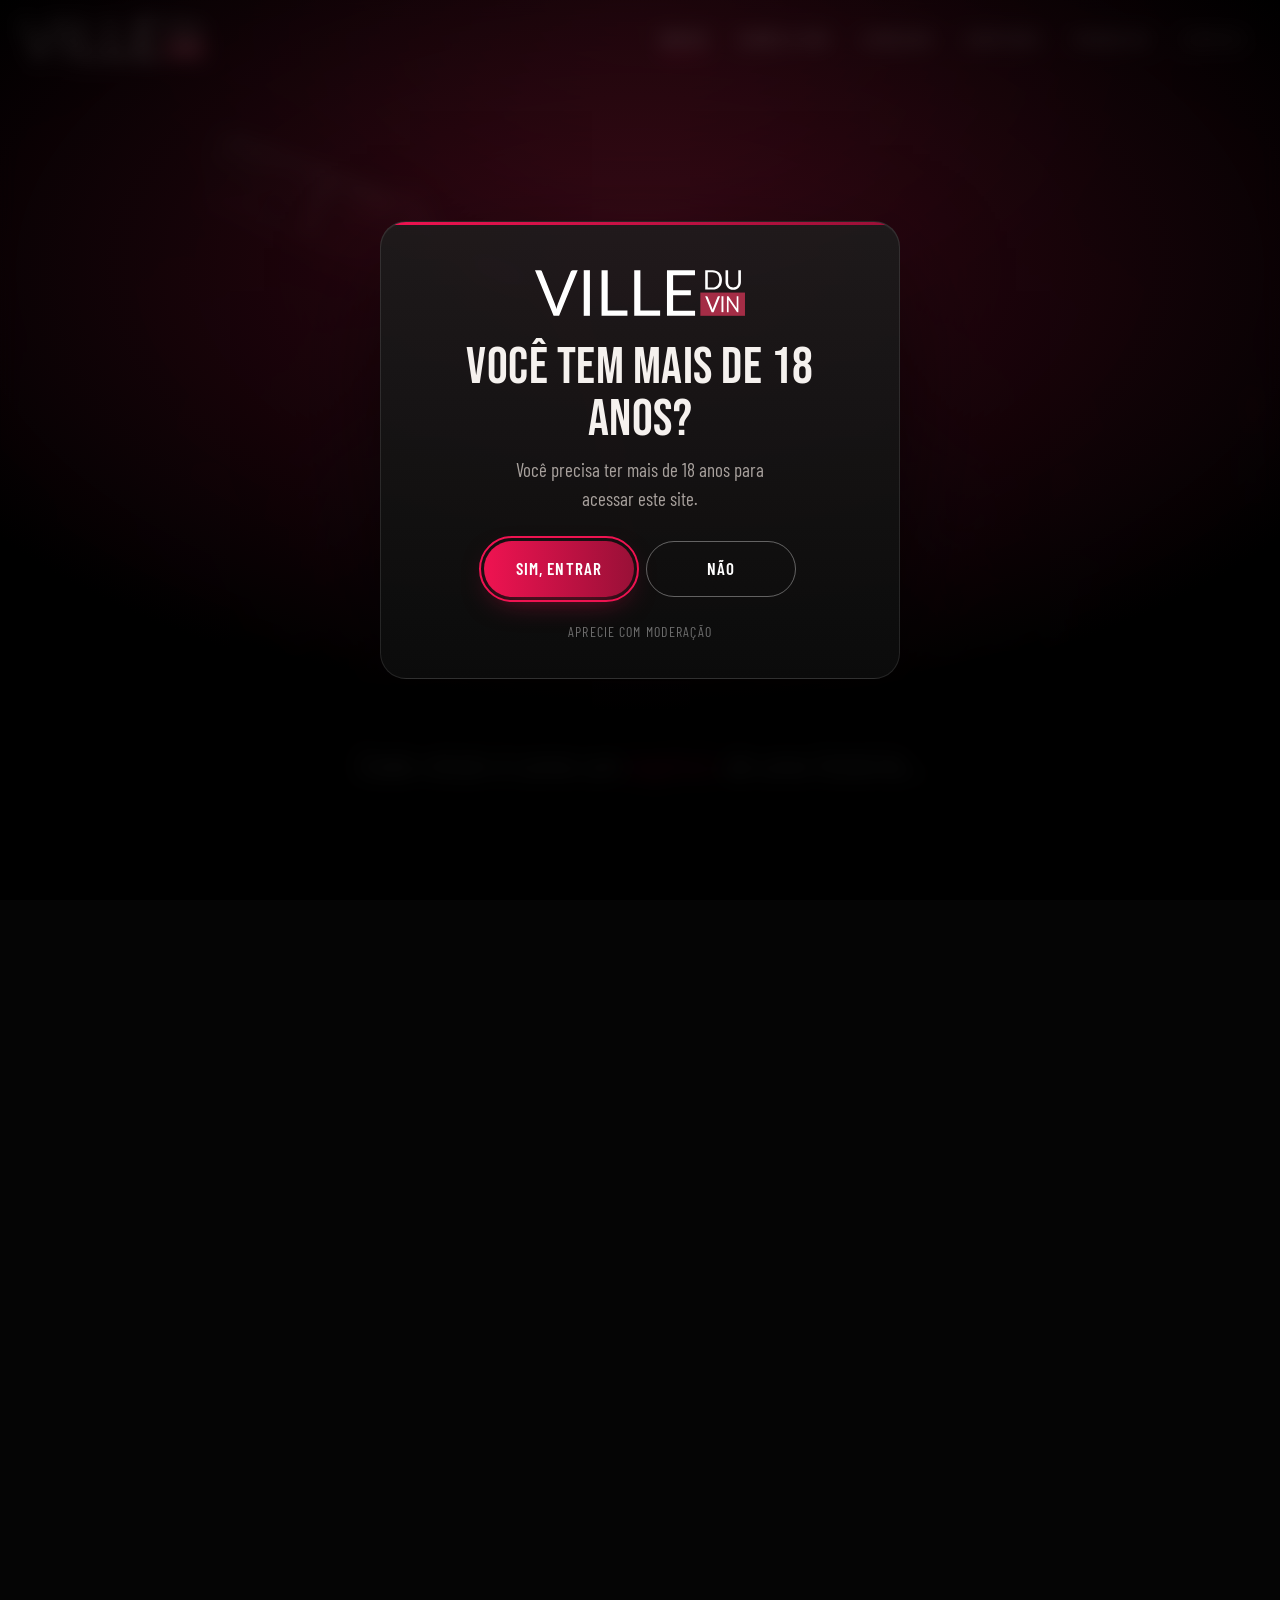
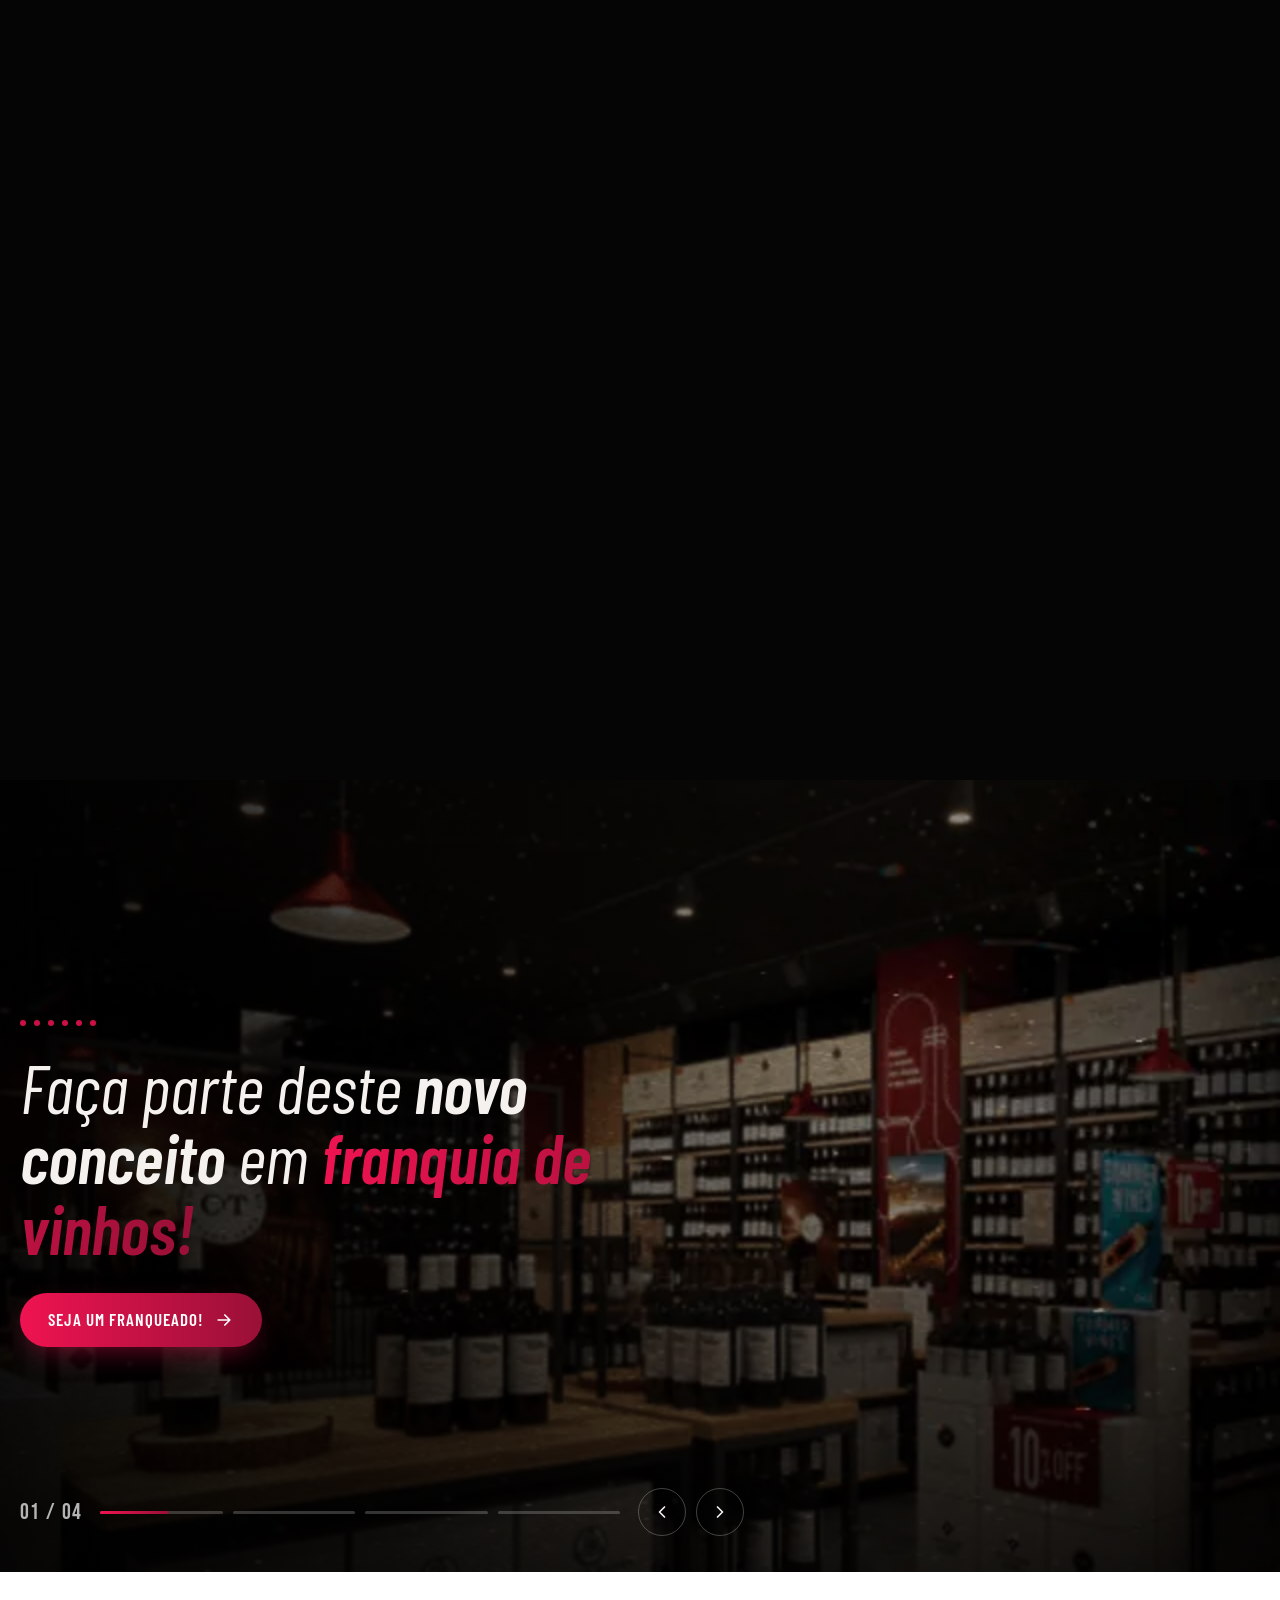
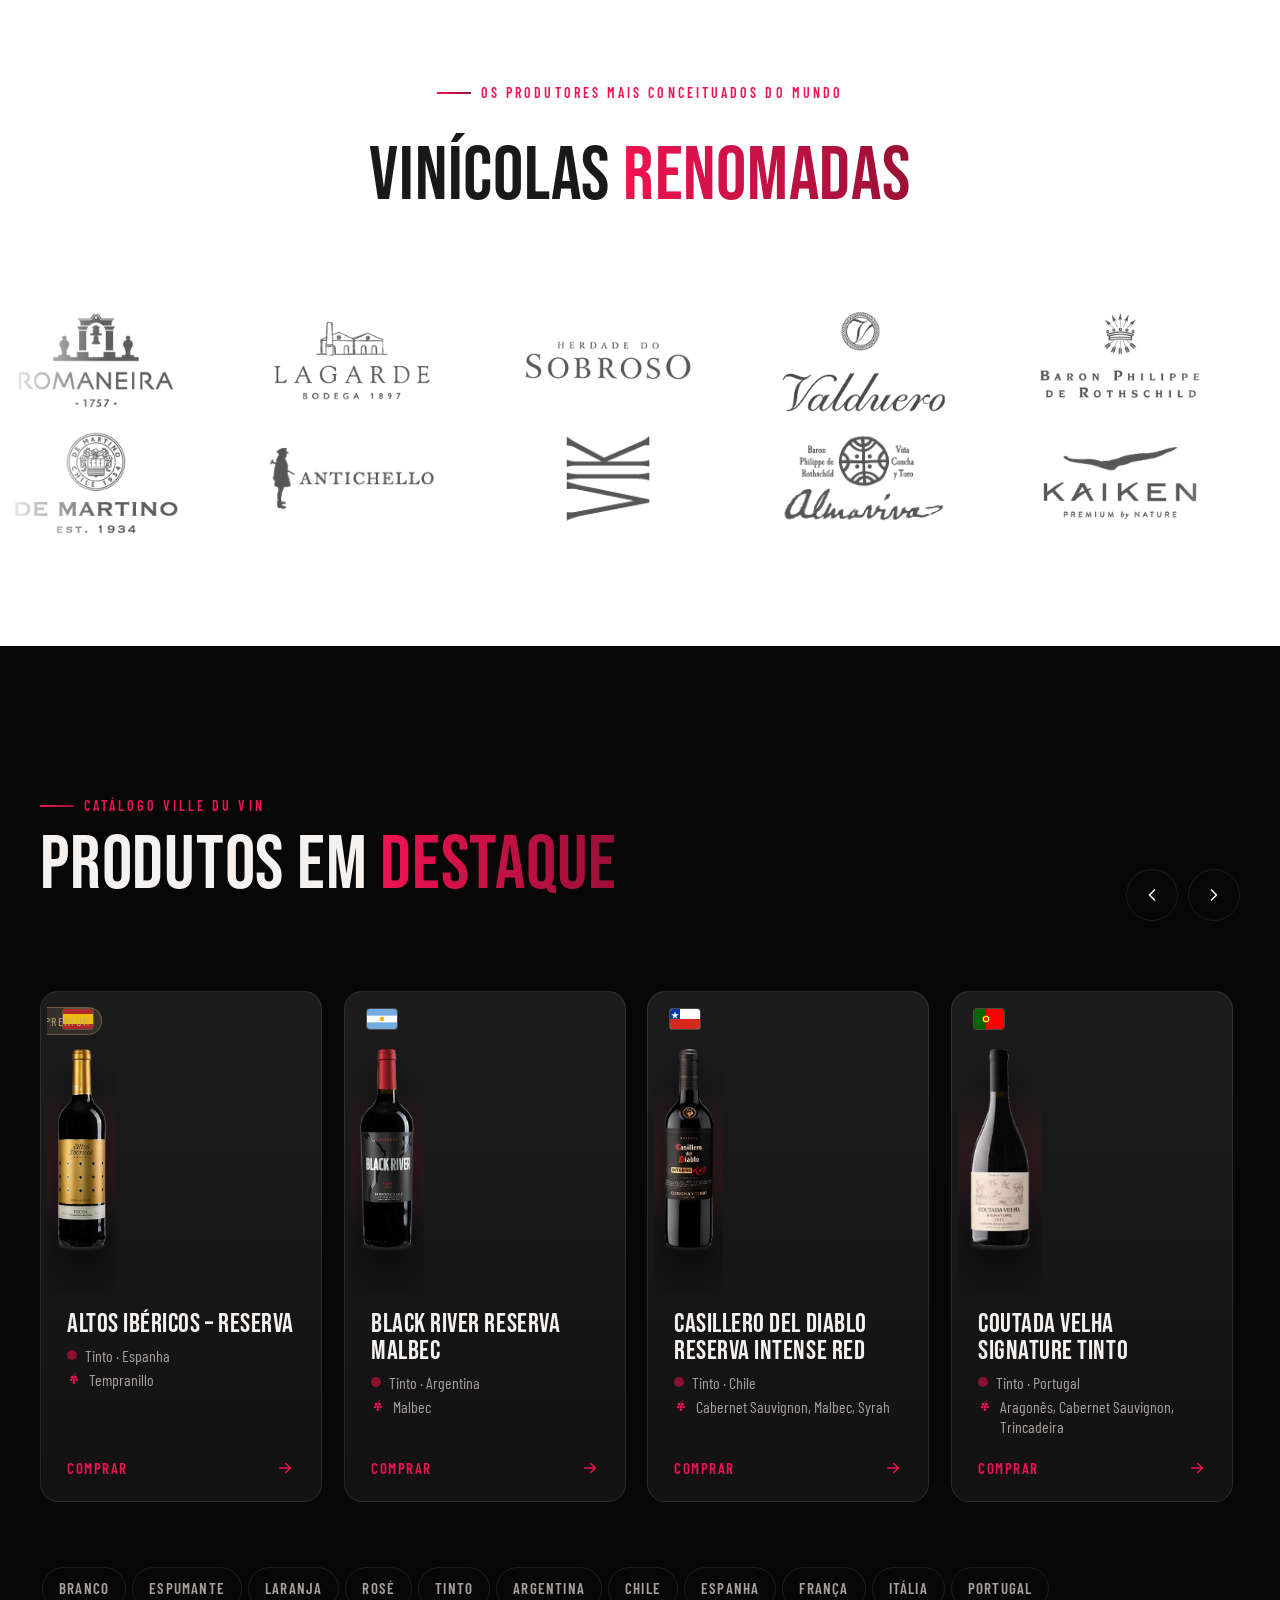
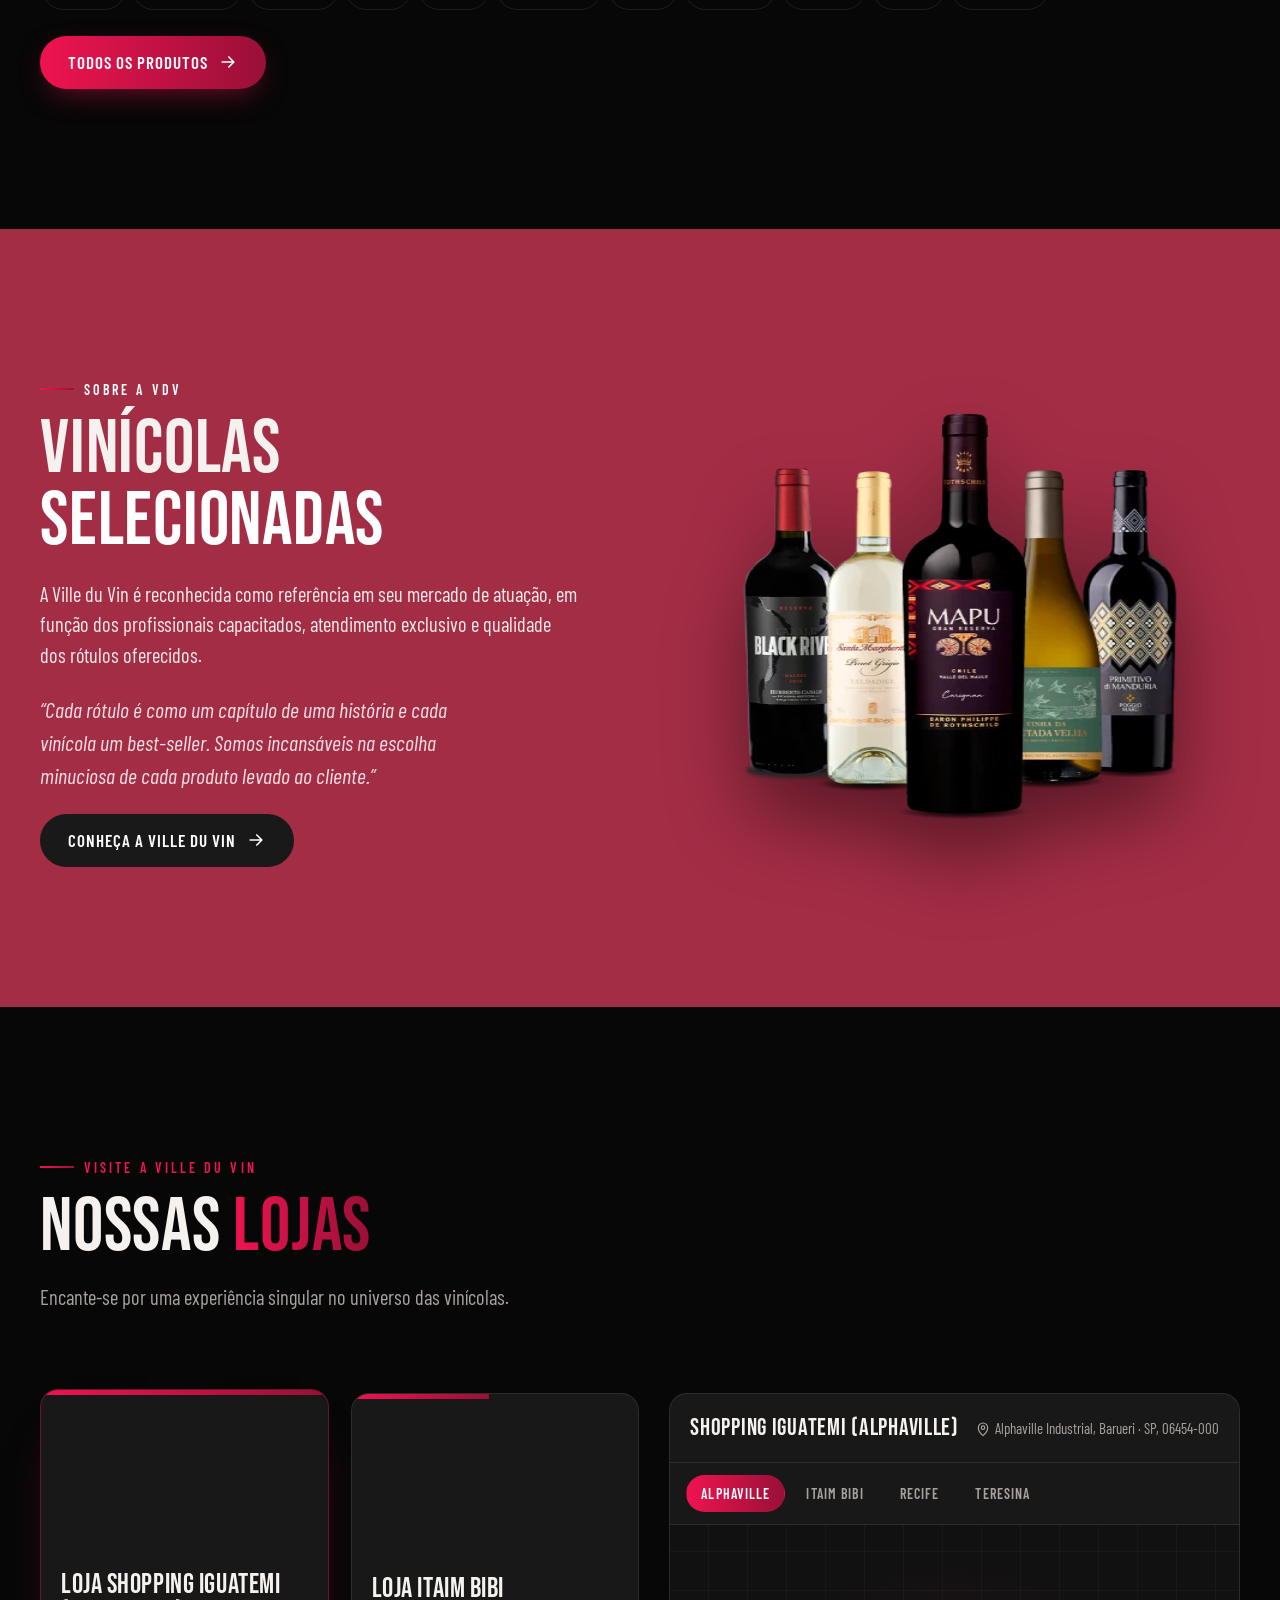
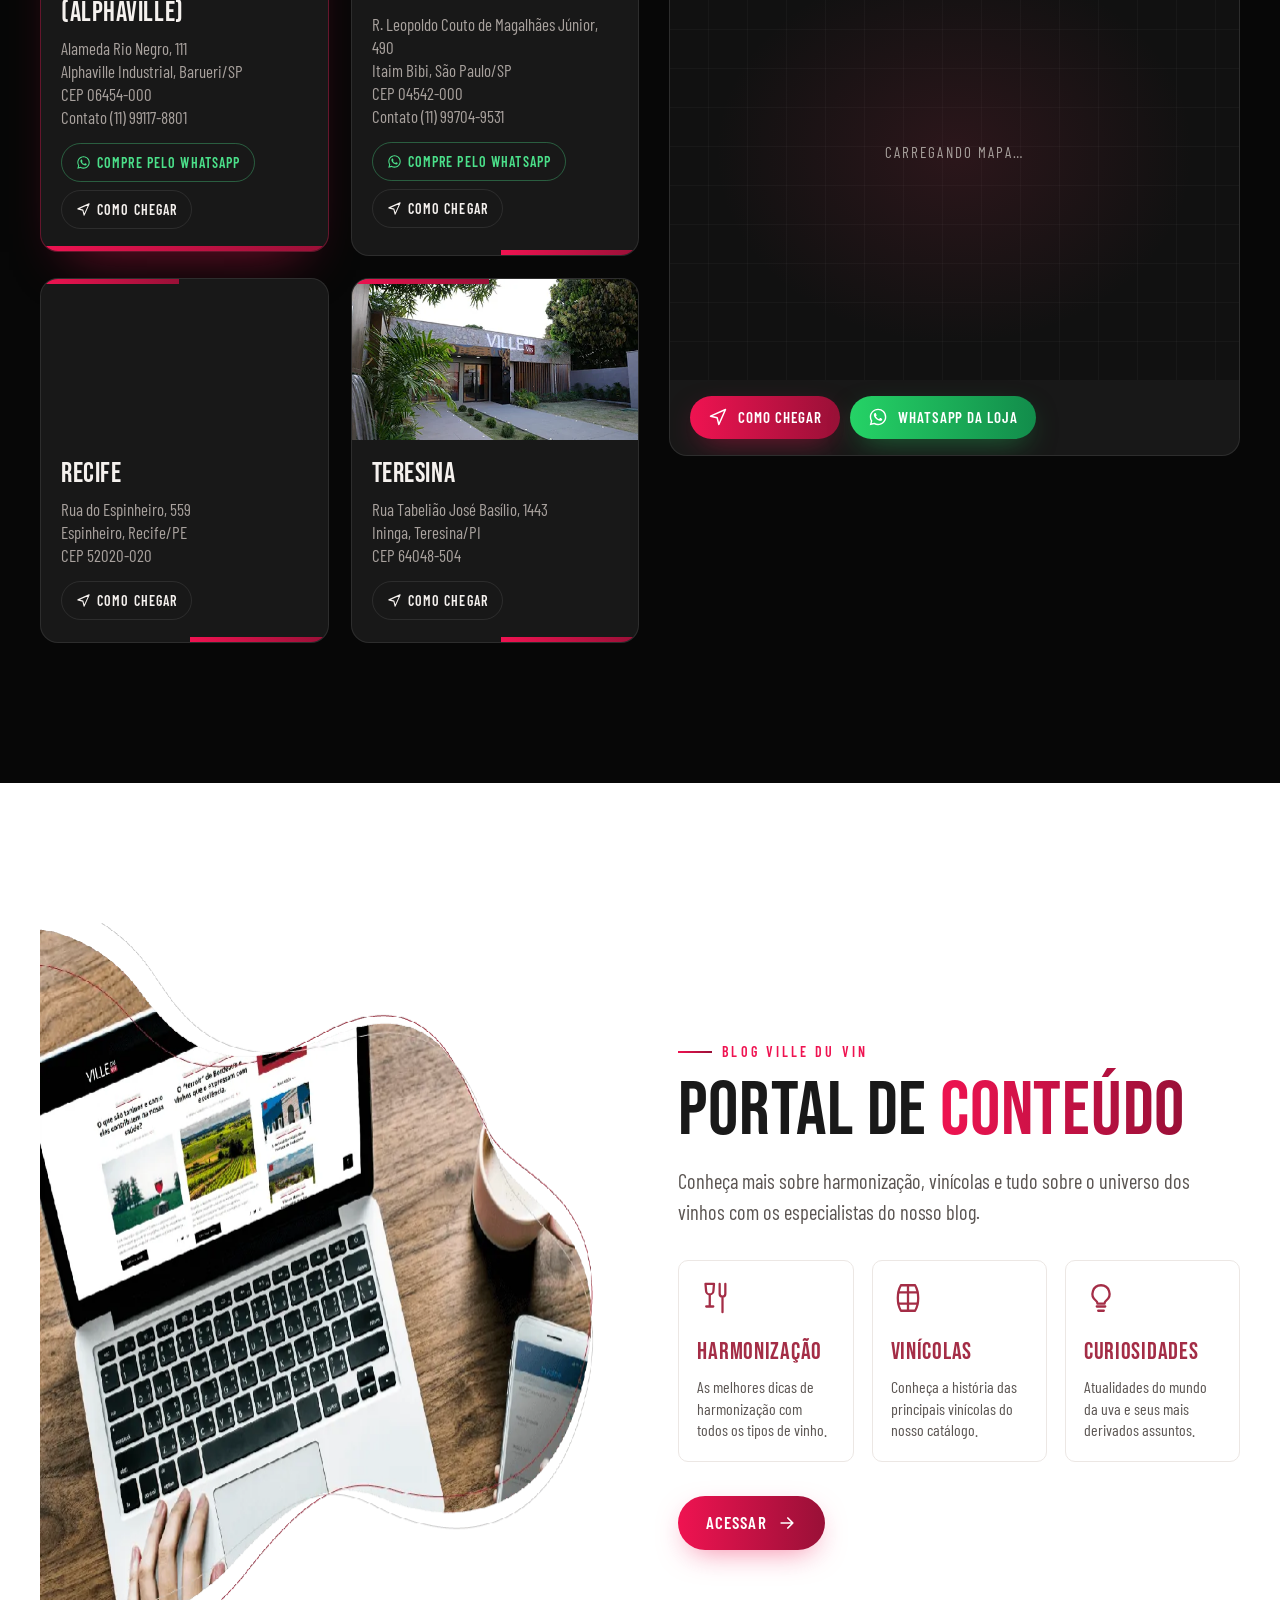
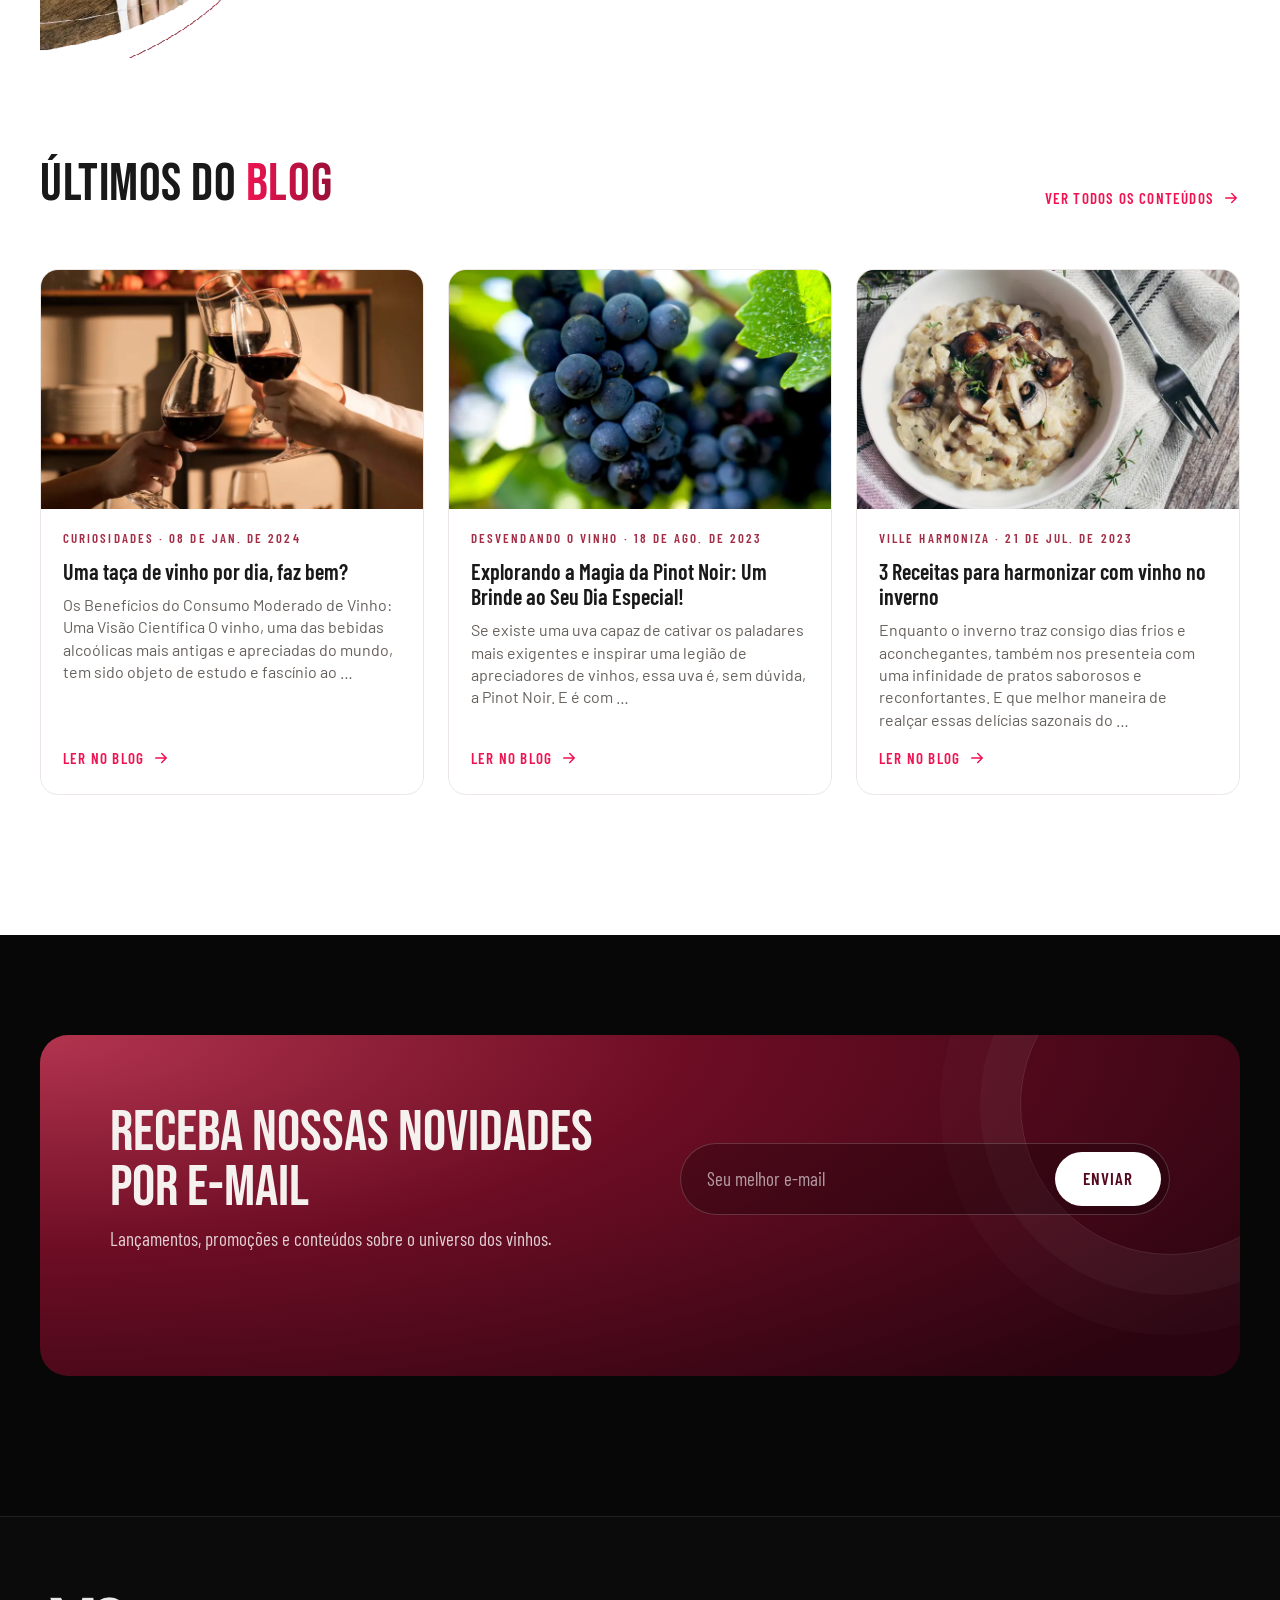
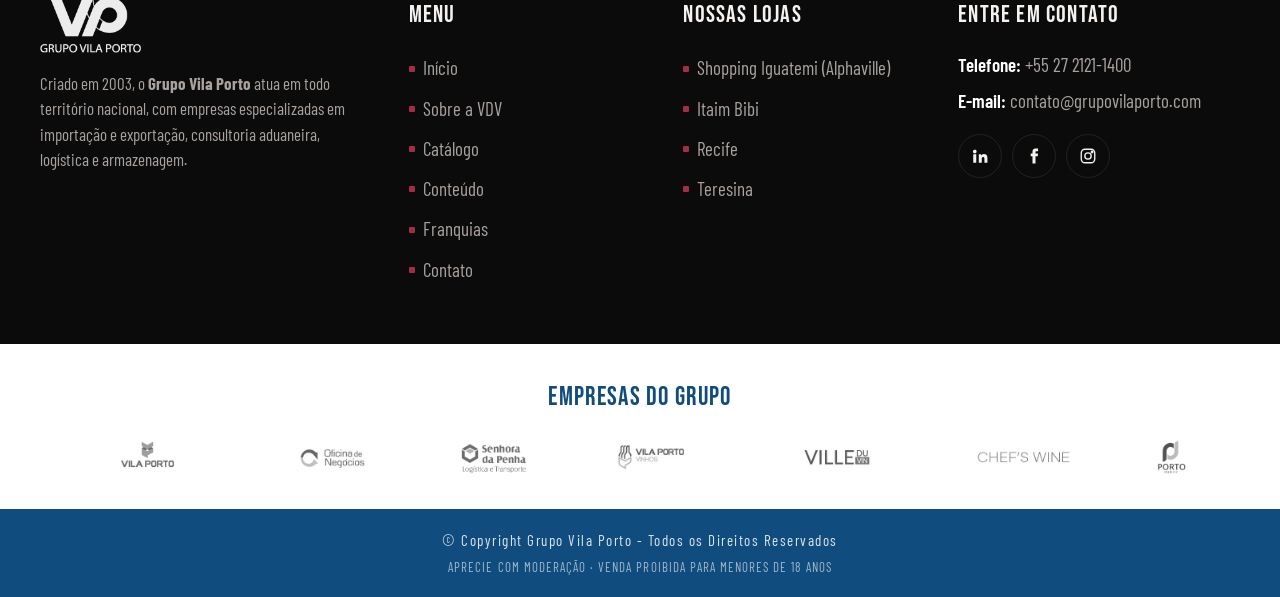
<file: index.html>
<!doctype html>
<html lang="pt-BR">
<head>
<meta charset="utf-8">
<meta name="viewport" content="width=device-width, initial-scale=1, viewport-fit=cover">
<title>Ville du Vin</title>
<meta name="description" content="Referência no mercado de vinhos em função dos profissionais capacitados, atendimento exclusivo e qualidade dos rótulos oferecidos.">
<meta name="theme-color" content="#070707">
<meta property="og:title" content="Ville du Vin">
<meta property="og:description" content="Referência no mercado de vinhos em função dos profissionais capacitados, atendimento exclusivo e qualidade dos rótulos oferecidos.">
<meta property="og:type" content="website">
<meta property="og:image" content="assets/img/lojas/itaim.webp">
<link rel="icon" type="image/png" sizes="32x32" href="assets/img/icons/favicon-32.png">
<link rel="icon" type="image/png" sizes="96x96" href="assets/img/icons/favicon-96.png">
<link rel="apple-touch-icon" href="assets/img/icons/icon-192.png">
<link rel="preconnect" href="https://fonts.googleapis.com">
<link rel="preconnect" href="https://fonts.gstatic.com" crossorigin>
<link href="https://fonts.googleapis.com/css2?family=Barlow+Condensed:ital,wght@0,300;0,400;0,500;0,600;0,700;1,400;1,500;1,600&family=Barlow:wght@400;500&family=Bebas+Neue&display=swap" rel="stylesheet">
<link rel="stylesheet" href="assets/css/style.css">
<script>try{if(Date.now()-(+localStorage.getItem('vdv_age_ok')||0)<864e5)document.documentElement.classList.add('age-ok')}catch(e){}</script>
</head>
<body class="home">
<div class="age-gate" role="dialog" aria-modal="true" aria-labelledby="age-title">
  <div class="age-gate__card">
    <img class="age-gate__logo" src="assets/img/logo.svg" alt="Ville du Vin" width="210" height="46">
    <h2 id="age-title">Você tem mais de 18 anos?</h2>
    <p>Você precisa ter mais de 18 anos para acessar este site.</p>
    <div class="age-gate__btns">
      <button class="btn" type="button" data-age-yes>Sim, entrar</button>
      <a class="btn btn--ghost" href="https://www.abrabe.org.br/responsabilidade-social/autorregulamentacao-publicitaria/">Não</a>
    </div>
    <small>Aprecie com moderação</small>
  </div>
</div>
<header class="site-header">
  <div class="container--wide">
    <a class="brand" href="index.html" aria-label="Ville du Vin — início"><img src="assets/img/logo.svg" alt="Ville du Vin" width="184" height="40"></a>
    <button class="nav-toggle" type="button" aria-label="Abrir menu" aria-expanded="false" aria-controls="nav"><span></span><span></span><span></span></button>
    <nav class="nav" id="nav" aria-label="Menu principal">
      <a href="index.html" aria-current="page">Início</a>
      <a href="sobre.html">Sobre a VDV</a>
      <a href="catalogo.html">Catálogo</a>
      <a href="conteudo.html">Conteúdo</a>
      <a href="franquias.html">Franquias</a>
      <a href="contato.html">Contato</a>
    </nav>
  </div>
</header>

<main>
<section class="intro" id="intro" aria-label="Abertura: a garrafa derrama o vinho que forma o nome Ville du Vin">
  <div class="intro__sticky">
    <canvas class="intro__canvas" aria-hidden="true"></canvas>
    <h1 class="sr-only">Ville du Vin — loja de vinhos</h1>
    <div class="intro__hint" aria-hidden="true"><span class="mouse"></span>Role para servir</div>
    <p class="intro__caption intro__caption--a">Cada rótulo é como um <em>capítulo</em> de uma história…</p>
    <p class="intro__caption intro__caption--b">…e cada vinícola, um <em>best-seller</em>.</p>
    <div class="intro__final">
      <p>Referência no mercado de vinhos em função dos profissionais capacitados, atendimento exclusivo e qualidade dos rótulos oferecidos.</p>
      <div class="btns">
        <a class="btn" href="catalogo.html">Conheça nosso catálogo <svg viewBox="0 0 24 24" fill="none" stroke="currentColor" stroke-width="2" stroke-linecap="round" stroke-linejoin="round"><path d="M5 12h14M13 6l6 6-6 6"/></svg></a>
        <a class="btn btn--ghost" href="#lojas">Visite nossas lojas</a>
      </div>
    </div>
    <button class="intro__skip" type="button">Pular animação <svg viewBox="0 0 24 24" fill="none" stroke="currentColor" stroke-width="2" stroke-linecap="round" stroke-linejoin="round"><path d="M12 5v14M6 13l6 6 6-6"/></svg></button>
    <div class="intro__progress" aria-hidden="true"><span></span></div>
  </div>
</section>

<section class="slider" aria-label="Destaques">
  <article class="slide is-active">
    <div class="slide__media"><img src="assets/img/banners/franquias-loja.webp" alt="" loading="eager"></div>
    <div class="container--wide"><div class="slide__body">
      <span class="dots" aria-hidden="true"><i></i><i></i><i></i><i></i><i></i><i></i></span>
      <h2 class="slide__title">Faça parte deste <b>novo conceito</b> em <span class="hl">franquia de vinhos!</span></h2>
      <a class="btn" href="franquias.html">Seja um franqueado! <svg viewBox="0 0 24 24" fill="none" stroke="currentColor" stroke-width="2" stroke-linecap="round" stroke-linejoin="round"><path d="M5 12h14M13 6l6 6-6 6"/></svg></a>
    </div></div>
  </article>
  <article class="slide">
    <div class="slide__media"><img src="assets/img/banners/barris.webp" alt="" loading="lazy" style="object-position:right center"></div>
    <div class="slide__float slide__float--bottles hide-sm"><img src="assets/img/sobre-garrafas.webp" alt="" loading="lazy"></div>
    <div class="container--wide"><div class="slide__body">
      <span class="dots" aria-hidden="true"><i></i><i></i><i></i><i></i><i></i><i></i></span>
      <h2 class="slide__title">As melhores vinícolas do mundo <span class="hl">estão aqui.</span></h2>
      <a class="btn" href="catalogo.html">Conheça nosso catálogo! <svg viewBox="0 0 24 24" fill="none" stroke="currentColor" stroke-width="2" stroke-linecap="round" stroke-linejoin="round"><path d="M5 12h14M13 6l6 6-6 6"/></svg></a>
    </div></div>
  </article>
  <article class="slide">
    <div class="slide__media"><img src="assets/img/banners/adega.webp" alt="" loading="lazy" style="object-position:70% center"></div>
    <div class="container--wide"><div class="slide__body">
      <h2 class="slide__title slide__title--display">Fique <span class="hl">por dentro</span></h2>
      <p class="slide__sub">das curiosidades sobre o mundo dos vinhos com nosso <b>Portal de Conteúdo!</b></p>
      <a class="btn" href="conteudo.html">Conheça! <svg viewBox="0 0 24 24" fill="none" stroke="currentColor" stroke-width="2" stroke-linecap="round" stroke-linejoin="round"><path d="M5 12h14M13 6l6 6-6 6"/></svg></a>
    </div></div>
  </article>
  <article class="slide">
    <div class="slide__media"><img src="assets/img/lojas/itaim.webp" alt="" loading="lazy" style="filter:blur(2px) brightness(.7)"></div>
    <div class="slide__polaroids hide-sm" aria-hidden="true">
      <figure><img src="assets/img/lojas/alphaville.webp" alt="" loading="lazy"><figcaption>Shopping Iguatemi · Alphaville</figcaption></figure>
      <figure><img src="assets/img/lojas/itaim.webp" alt="" loading="lazy"><figcaption>Itaim Bibi</figcaption></figure>
    </div>
    <div class="container--wide"><div class="slide__body">
      <span class="dots" aria-hidden="true"><i></i><i></i><i></i><i></i><i></i><i></i></span>
      <h2 class="slide__title">Encante-se por uma <b>experiência singular</b> no universo das vinícolas.</h2>
      <p class="slide__sub">Loja <b>Shopping Iguatemi</b> (Alphaville) · Loja <b>Itaim Bibi</b></p>
      <a class="btn" href="#lojas">Visite nossas lojas! <svg viewBox="0 0 24 24" fill="none" stroke="currentColor" stroke-width="2" stroke-linecap="round" stroke-linejoin="round"><path d="M5 12h14M13 6l6 6-6 6"/></svg></a>
    </div></div>
  </article>
  <div class="slider__ui">
    <div class="container--wide">
      <span class="slider__count">01 / 04</span>
      <div class="slider__bars">
        <button class="slider__bar" type="button" aria-label="Banner 1"><span></span></button>
        <button class="slider__bar" type="button" aria-label="Banner 2"><span></span></button>
        <button class="slider__bar" type="button" aria-label="Banner 3"><span></span></button>
        <button class="slider__bar" type="button" aria-label="Banner 4"><span></span></button>
      </div>
      <div class="slider__arrows">
        <button type="button" data-prev aria-label="Anterior"><svg viewBox="0 0 24 24" fill="none" stroke="currentColor" stroke-width="2" stroke-linecap="round" stroke-linejoin="round"><path d="M15 6l-6 6 6 6"/></svg></button>
        <button type="button" data-next aria-label="Próximo"><svg viewBox="0 0 24 24" fill="none" stroke="currentColor" stroke-width="2" stroke-linecap="round" stroke-linejoin="round"><path d="M9 6l6 6-6 6"/></svg></button>
      </div>
    </div>
  </div>
</section>

<section class="section section--light" style="padding-block:clamp(70px,9vw,110px)">
  <div class="container">
    <div class="section-head section-head--center">
      <span class="eyebrow reveal">Os produtores mais conceituados do mundo</span>
      <h2 class="title reveal" style="--d:.08s">Vinícolas <strong>renomadas</strong></h2>
    </div>
  </div>
  <div class="reveal" style="--d:.15s">
<div class="marquee"><div class="marquee__track"><div class="marquee__item"><img src="assets/img/vinicolas/romaneira.webp" alt="Quinta da Romaneira" loading="lazy"></div><div class="marquee__item"><img src="assets/img/vinicolas/lagarde.webp" alt="Lagarde" loading="lazy"></div><div class="marquee__item"><img src="assets/img/vinicolas/sobroso.webp" alt="Herdade do Sobroso" loading="lazy"></div><div class="marquee__item"><img src="assets/img/vinicolas/valduero.webp" alt="Valduero" loading="lazy"></div><div class="marquee__item"><img src="assets/img/vinicolas/baron.webp" alt="Baron Philippe de Rothschild" loading="lazy"></div><div class="marquee__item"><img src="assets/img/vinicolas/angelus.webp" alt="Château Angélus" loading="lazy"></div><div class="marquee__item"><img src="assets/img/vinicolas/poggio.webp" alt="Poggio" loading="lazy"></div><div class="marquee__item"><img src="assets/img/vinicolas/ravasqueira.webp" alt="Monte da Ravasqueira" loading="lazy"></div><div class="marquee__item"><img src="assets/img/vinicolas/demartino.webp" alt="De Martino" loading="lazy"></div><div class="marquee__item"><img src="assets/img/vinicolas/antichello.webp" alt="Antichello" loading="lazy"></div><div class="marquee__item"><img src="assets/img/vinicolas/vik.webp" alt="VIK" loading="lazy"></div><div class="marquee__item"><img src="assets/img/vinicolas/almaviva.webp" alt="Almaviva" loading="lazy"></div><div class="marquee__item"><img src="assets/img/vinicolas/kaiken.webp" alt="Kaiken" loading="lazy"></div><div class="marquee__item"><img src="assets/img/vinicolas/concha.webp" alt="Concha y Toro" loading="lazy"></div><div class="marquee__item"><img src="assets/img/vinicolas/mendel.webp" alt="Mendel" loading="lazy"></div><div class="marquee__item"><img src="assets/img/vinicolas/henri.webp" alt="Henri de Venoy" loading="lazy"></div><div class="marquee__item"><img src="assets/img/vinicolas/cuvelier.webp" alt="Cuvelier Los Andes" loading="lazy"></div><div class="marquee__item" aria-hidden="true"><img src="assets/img/vinicolas/romaneira.webp" alt="" loading="lazy"></div><div class="marquee__item" aria-hidden="true"><img src="assets/img/vinicolas/lagarde.webp" alt="" loading="lazy"></div><div class="marquee__item" aria-hidden="true"><img src="assets/img/vinicolas/sobroso.webp" alt="" loading="lazy"></div><div class="marquee__item" aria-hidden="true"><img src="assets/img/vinicolas/valduero.webp" alt="" loading="lazy"></div><div class="marquee__item" aria-hidden="true"><img src="assets/img/vinicolas/baron.webp" alt="" loading="lazy"></div><div class="marquee__item" aria-hidden="true"><img src="assets/img/vinicolas/angelus.webp" alt="" loading="lazy"></div><div class="marquee__item" aria-hidden="true"><img src="assets/img/vinicolas/poggio.webp" alt="" loading="lazy"></div><div class="marquee__item" aria-hidden="true"><img src="assets/img/vinicolas/ravasqueira.webp" alt="" loading="lazy"></div><div class="marquee__item" aria-hidden="true"><img src="assets/img/vinicolas/demartino.webp" alt="" loading="lazy"></div><div class="marquee__item" aria-hidden="true"><img src="assets/img/vinicolas/antichello.webp" alt="" loading="lazy"></div><div class="marquee__item" aria-hidden="true"><img src="assets/img/vinicolas/vik.webp" alt="" loading="lazy"></div><div class="marquee__item" aria-hidden="true"><img src="assets/img/vinicolas/almaviva.webp" alt="" loading="lazy"></div><div class="marquee__item" aria-hidden="true"><img src="assets/img/vinicolas/kaiken.webp" alt="" loading="lazy"></div><div class="marquee__item" aria-hidden="true"><img src="assets/img/vinicolas/concha.webp" alt="" loading="lazy"></div><div class="marquee__item" aria-hidden="true"><img src="assets/img/vinicolas/mendel.webp" alt="" loading="lazy"></div><div class="marquee__item" aria-hidden="true"><img src="assets/img/vinicolas/henri.webp" alt="" loading="lazy"></div><div class="marquee__item" aria-hidden="true"><img src="assets/img/vinicolas/cuvelier.webp" alt="" loading="lazy"></div></div></div>
<div class="marquee marquee--reverse"><div class="marquee__track"><div class="marquee__item"><img src="assets/img/vinicolas/demartino.webp" alt="De Martino" loading="lazy"></div><div class="marquee__item"><img src="assets/img/vinicolas/antichello.webp" alt="Antichello" loading="lazy"></div><div class="marquee__item"><img src="assets/img/vinicolas/vik.webp" alt="VIK" loading="lazy"></div><div class="marquee__item"><img src="assets/img/vinicolas/almaviva.webp" alt="Almaviva" loading="lazy"></div><div class="marquee__item"><img src="assets/img/vinicolas/kaiken.webp" alt="Kaiken" loading="lazy"></div><div class="marquee__item"><img src="assets/img/vinicolas/concha.webp" alt="Concha y Toro" loading="lazy"></div><div class="marquee__item"><img src="assets/img/vinicolas/mendel.webp" alt="Mendel" loading="lazy"></div><div class="marquee__item"><img src="assets/img/vinicolas/henri.webp" alt="Henri de Venoy" loading="lazy"></div><div class="marquee__item"><img src="assets/img/vinicolas/cuvelier.webp" alt="Cuvelier Los Andes" loading="lazy"></div><div class="marquee__item"><img src="assets/img/vinicolas/romaneira.webp" alt="Quinta da Romaneira" loading="lazy"></div><div class="marquee__item"><img src="assets/img/vinicolas/lagarde.webp" alt="Lagarde" loading="lazy"></div><div class="marquee__item"><img src="assets/img/vinicolas/sobroso.webp" alt="Herdade do Sobroso" loading="lazy"></div><div class="marquee__item"><img src="assets/img/vinicolas/valduero.webp" alt="Valduero" loading="lazy"></div><div class="marquee__item"><img src="assets/img/vinicolas/baron.webp" alt="Baron Philippe de Rothschild" loading="lazy"></div><div class="marquee__item"><img src="assets/img/vinicolas/angelus.webp" alt="Château Angélus" loading="lazy"></div><div class="marquee__item"><img src="assets/img/vinicolas/poggio.webp" alt="Poggio" loading="lazy"></div><div class="marquee__item"><img src="assets/img/vinicolas/ravasqueira.webp" alt="Monte da Ravasqueira" loading="lazy"></div><div class="marquee__item" aria-hidden="true"><img src="assets/img/vinicolas/demartino.webp" alt="" loading="lazy"></div><div class="marquee__item" aria-hidden="true"><img src="assets/img/vinicolas/antichello.webp" alt="" loading="lazy"></div><div class="marquee__item" aria-hidden="true"><img src="assets/img/vinicolas/vik.webp" alt="" loading="lazy"></div><div class="marquee__item" aria-hidden="true"><img src="assets/img/vinicolas/almaviva.webp" alt="" loading="lazy"></div><div class="marquee__item" aria-hidden="true"><img src="assets/img/vinicolas/kaiken.webp" alt="" loading="lazy"></div><div class="marquee__item" aria-hidden="true"><img src="assets/img/vinicolas/concha.webp" alt="" loading="lazy"></div><div class="marquee__item" aria-hidden="true"><img src="assets/img/vinicolas/mendel.webp" alt="" loading="lazy"></div><div class="marquee__item" aria-hidden="true"><img src="assets/img/vinicolas/henri.webp" alt="" loading="lazy"></div><div class="marquee__item" aria-hidden="true"><img src="assets/img/vinicolas/cuvelier.webp" alt="" loading="lazy"></div><div class="marquee__item" aria-hidden="true"><img src="assets/img/vinicolas/romaneira.webp" alt="" loading="lazy"></div><div class="marquee__item" aria-hidden="true"><img src="assets/img/vinicolas/lagarde.webp" alt="" loading="lazy"></div><div class="marquee__item" aria-hidden="true"><img src="assets/img/vinicolas/sobroso.webp" alt="" loading="lazy"></div><div class="marquee__item" aria-hidden="true"><img src="assets/img/vinicolas/valduero.webp" alt="" loading="lazy"></div><div class="marquee__item" aria-hidden="true"><img src="assets/img/vinicolas/baron.webp" alt="" loading="lazy"></div><div class="marquee__item" aria-hidden="true"><img src="assets/img/vinicolas/angelus.webp" alt="" loading="lazy"></div><div class="marquee__item" aria-hidden="true"><img src="assets/img/vinicolas/poggio.webp" alt="" loading="lazy"></div><div class="marquee__item" aria-hidden="true"><img src="assets/img/vinicolas/ravasqueira.webp" alt="" loading="lazy"></div></div></div>
  </div>
</section>

<section class="section" id="destaques">
  <div class="container" data-rail>
    <div class="section-head">
      <div>
        <span class="eyebrow reveal">Catálogo Ville du Vin</span>
        <h2 class="title reveal" style="--d:.08s">Produtos em <strong>destaque</strong></h2>
      </div>
      <div class="rail-nav reveal">
        <button type="button" data-rail-prev aria-label="Anterior"><svg viewBox="0 0 24 24" fill="none" stroke="currentColor" stroke-width="2" stroke-linecap="round" stroke-linejoin="round"><path d="M15 6l-6 6 6 6"/></svg></button>
        <button type="button" data-rail-next aria-label="Próximo"><svg viewBox="0 0 24 24" fill="none" stroke="currentColor" stroke-width="2" stroke-linecap="round" stroke-linejoin="round"><path d="M9 6l6 6-6 6"/></svg></button>
      </div>
    </div>
    <div class="rail reveal" data-featured></div>
    <div class="section-head" style="margin:34px 0 0;align-items:center">
      <div class="filters__group" aria-label="Tipos de vinhos">
        <a class="pill" href="catalogo.html?tipo=branco">Branco</a><a class="pill" href="catalogo.html?tipo=espumante">Espumante</a><a class="pill" href="catalogo.html?tipo=laranja">Laranja</a><a class="pill" href="catalogo.html?tipo=rose">Rosé</a><a class="pill" href="catalogo.html?tipo=tinto">Tinto</a>
        <a class="pill" href="catalogo.html?pais=argentina">Argentina</a><a class="pill" href="catalogo.html?pais=chile">Chile</a><a class="pill" href="catalogo.html?pais=espanha">Espanha</a><a class="pill" href="catalogo.html?pais=franca">França</a><a class="pill" href="catalogo.html?pais=italia">Itália</a><a class="pill" href="catalogo.html?pais=portugal">Portugal</a>
      </div>
      <a class="btn" href="catalogo.html">Todos os produtos <svg viewBox="0 0 24 24" fill="none" stroke="currentColor" stroke-width="2" stroke-linecap="round" stroke-linejoin="round"><path d="M5 12h14M13 6l6 6-6 6"/></svg></a>
    </div>
  </div>
</section>

<section class="section section--wine" style="overflow:hidden">
  <div class="container split">
    <div>
      <span class="eyebrow reveal" style="color:#fff">Sobre a VDV</span>
      <h2 class="title reveal" style="--d:.08s">Vinícolas <span style="color:#fff">selecionadas</span></h2>
      <p class="lead reveal" style="--d:.16s;color:rgba(255,255,255,.9)">A Ville du Vin é reconhecida como referência em seu mercado de atuação, em função dos profissionais capacitados, atendimento exclusivo e qualidade dos rótulos oferecidos.</p>
      <p class="reveal" style="--d:.22s;color:rgba(255,255,255,.85);font-style:italic;font-size:22px;max-width:46ch">“Cada rótulo é como um capítulo de uma história e cada vinícola um best-seller. Somos incansáveis na escolha minuciosa de cada produto levado ao cliente.”</p>
      <a class="btn btn--dark reveal" href="sobre.html">Conheça a Ville du Vin <svg viewBox="0 0 24 24" fill="none" stroke="currentColor" stroke-width="2" stroke-linecap="round" stroke-linejoin="round"><path d="M5 12h14M13 6l6 6-6 6"/></svg></a>
    </div>
    <div class="about-hero__bottles reveal reveal--zoom"><img src="assets/img/sobre-garrafas.webp" alt="Garrafas de vinhos do catálogo Ville du Vin" loading="lazy" width="400" height="424"></div>
  </div>
</section>

<section class="section" id="lojas">
  <div class="container">
    <div class="section-head">
      <div>
        <span class="eyebrow reveal">Visite a Ville du Vin</span>
        <h2 class="title reveal" style="--d:.08s">Nossas <strong>Lojas</strong></h2>
        <p class="lead reveal mt-0" style="--d:.16s">Encante-se por uma experiência singular no universo das vinícolas.</p>
      </div>
    </div>
    <div class="stores-wrap" data-stores>
      <div class="stores">
      <article class="store reveal" style="--d:0.0s" data-store="alphaville" tabindex="0">
        <div class="store__img"><img src="assets/img/lojas/alphaville.webp" alt="Fachada da loja Ville du Vin Alphaville" loading="lazy" decoding="async"></div>
        <div class="store__body">
          <h3 class="store__name">Loja Shopping Iguatemi (Alphaville)</h3>
          <p class="store__addr">Alameda Rio Negro, 111<br>Alphaville Industrial, Barueri/SP<br>CEP 06454-000<br>Contato (11) 99117-8801</p>
          <div class="store__actions">
            <a class="chip-btn chip-btn--wa" href="https://wa.me/5511991178801?text=Ol%C3%A1!%20Vim%20pelo%20site%20da%20Ville%20du%20Vin%20e%20gostaria%20de%20mais%20informa%C3%A7%C3%B5es." target="_blank" rel="noopener"><svg viewBox="0 0 24 24" fill="currentColor"><path d="M19.05 4.91A9.82 9.82 0 0 0 12.04 2C6.58 2 2.13 6.45 2.13 11.91c0 1.75.46 3.45 1.32 4.95L2.05 22l5.25-1.38c1.45.79 3.08 1.21 4.74 1.21 5.46 0 9.91-4.45 9.91-9.91 0-2.65-1.03-5.14-2.9-7.01Zm-7.01 15.24c-1.48 0-2.93-.4-4.2-1.15l-.3-.18-3.12.82.83-3.04-.2-.31a8.26 8.26 0 0 1-1.26-4.38c0-4.54 3.7-8.24 8.24-8.24 2.2 0 4.27.86 5.82 2.42a8.18 8.18 0 0 1 2.41 5.83c.02 4.54-3.68 8.23-8.22 8.23Zm4.52-6.16c-.25-.12-1.47-.72-1.69-.81-.23-.08-.39-.12-.56.12-.17.25-.64.81-.78.97-.14.17-.29.19-.54.06-.25-.12-1.05-.39-1.99-1.23-.74-.66-1.23-1.47-1.38-1.72-.14-.25-.02-.38.11-.51.11-.11.25-.29.37-.43s.17-.25.25-.41c.08-.17.04-.31-.02-.43s-.56-1.34-.76-1.84c-.2-.48-.41-.42-.56-.43h-.48c-.17 0-.43.06-.66.31-.22.25-.86.85-.86 2.07 0 1.22.89 2.4 1.01 2.56.12.17 1.75 2.67 4.23 3.74.59.26 1.05.41 1.41.52.59.19 1.13.16 1.56.1.48-.07 1.47-.6 1.67-1.18.21-.58.21-1.07.14-1.18s-.22-.16-.47-.28Z"/></svg> Compre pelo WhatsApp</a>
            <a class="chip-btn" href="https://www.google.com/maps/dir/?api=1&amp;destination=Shopping%20Iguatemi%20Alphaville%2C%20Alameda%20Rio%20Negro%2C%20111%20-%20Alphaville%20Industrial%2C%20Barueri%20-%20SP%2C%2006454-000" target="_blank" rel="noopener"><svg viewBox="0 0 24 24" fill="none" stroke="currentColor" stroke-width="1.8" stroke-linecap="round" stroke-linejoin="round"><path d="m3 11 18-8-8 18-2-8-8-2Z"/></svg> Como chegar</a>
          </div>
        </div>
      </article>
      <article class="store reveal" style="--d:0.1s" data-store="itaim" tabindex="0">
        <div class="store__img"><img src="assets/img/lojas/itaim.webp" alt="Fachada da loja Ville du Vin Itaim Bibi" loading="lazy" decoding="async"></div>
        <div class="store__body">
          <h3 class="store__name">Loja Itaim Bibi</h3>
          <p class="store__addr">R. Leopoldo Couto de Magalhães Júnior, 490<br>Itaim Bibi, São Paulo/SP<br>CEP 04542-000<br>Contato (11) 99704-9531</p>
          <div class="store__actions">
            <a class="chip-btn chip-btn--wa" href="https://wa.me/5511997049531?text=Ol%C3%A1!%20Vim%20pelo%20site%20da%20Ville%20du%20Vin%20e%20gostaria%20de%20mais%20informa%C3%A7%C3%B5es." target="_blank" rel="noopener"><svg viewBox="0 0 24 24" fill="currentColor"><path d="M19.05 4.91A9.82 9.82 0 0 0 12.04 2C6.58 2 2.13 6.45 2.13 11.91c0 1.75.46 3.45 1.32 4.95L2.05 22l5.25-1.38c1.45.79 3.08 1.21 4.74 1.21 5.46 0 9.91-4.45 9.91-9.91 0-2.65-1.03-5.14-2.9-7.01Zm-7.01 15.24c-1.48 0-2.93-.4-4.2-1.15l-.3-.18-3.12.82.83-3.04-.2-.31a8.26 8.26 0 0 1-1.26-4.38c0-4.54 3.7-8.24 8.24-8.24 2.2 0 4.27.86 5.82 2.42a8.18 8.18 0 0 1 2.41 5.83c.02 4.54-3.68 8.23-8.22 8.23Zm4.52-6.16c-.25-.12-1.47-.72-1.69-.81-.23-.08-.39-.12-.56.12-.17.25-.64.81-.78.97-.14.17-.29.19-.54.06-.25-.12-1.05-.39-1.99-1.23-.74-.66-1.23-1.47-1.38-1.72-.14-.25-.02-.38.11-.51.11-.11.25-.29.37-.43s.17-.25.25-.41c.08-.17.04-.31-.02-.43s-.56-1.34-.76-1.84c-.2-.48-.41-.42-.56-.43h-.48c-.17 0-.43.06-.66.31-.22.25-.86.85-.86 2.07 0 1.22.89 2.4 1.01 2.56.12.17 1.75 2.67 4.23 3.74.59.26 1.05.41 1.41.52.59.19 1.13.16 1.56.1.48-.07 1.47-.6 1.67-1.18.21-.58.21-1.07.14-1.18s-.22-.16-.47-.28Z"/></svg> Compre pelo WhatsApp</a>
            <a class="chip-btn" href="https://www.google.com/maps/dir/?api=1&amp;destination=R.%20Leopoldo%20Couto%20de%20Magalh%C3%A3es%20J%C3%BAnior%2C%20490%20-%20Itaim%20Bibi%2C%20S%C3%A3o%20Paulo%20-%20SP%2C%2004542-000" target="_blank" rel="noopener"><svg viewBox="0 0 24 24" fill="none" stroke="currentColor" stroke-width="1.8" stroke-linecap="round" stroke-linejoin="round"><path d="m3 11 18-8-8 18-2-8-8-2Z"/></svg> Como chegar</a>
          </div>
        </div>
      </article>
      <article class="store reveal" style="--d:0.0s" data-store="recife" tabindex="0">
        <div class="store__img"><img src="assets/img/lojas/recife.webp" alt="Fachada da loja Ville du Vin Recife" loading="lazy" decoding="async"></div>
        <div class="store__body">
          <h3 class="store__name">Recife</h3>
          <p class="store__addr">Rua do Espinheiro, 559<br>Espinheiro, Recife/PE<br>CEP 52020-020</p>
          <div class="store__actions">
            
            <a class="chip-btn" href="https://www.google.com/maps/dir/?api=1&amp;destination=Rua%20do%20Espinheiro%2C%20559%20-%20Espinheiro%2C%20Recife%20-%20PE%2C%2052020-020" target="_blank" rel="noopener"><svg viewBox="0 0 24 24" fill="none" stroke="currentColor" stroke-width="1.8" stroke-linecap="round" stroke-linejoin="round"><path d="m3 11 18-8-8 18-2-8-8-2Z"/></svg> Como chegar</a>
          </div>
        </div>
      </article>
      <article class="store reveal" style="--d:0.1s" data-store="teresina" tabindex="0">
        <div class="store__img"><img src="assets/img/lojas/teresina.webp" alt="Fachada da loja Ville du Vin Teresina" loading="lazy" decoding="async"></div>
        <div class="store__body">
          <h3 class="store__name">Teresina</h3>
          <p class="store__addr">Rua Tabelião José Basílio, 1443<br>Ininga, Teresina/PI<br>CEP 64048-504</p>
          <div class="store__actions">
            
            <a class="chip-btn" href="https://www.google.com/maps/dir/?api=1&amp;destination=Rua%20Tabeli%C3%A3o%20Jos%C3%A9%20Bas%C3%ADlio%2C%201443%20-%20Ininga%2C%20Teresina%20-%20PI%2C%2064048-504" target="_blank" rel="noopener"><svg viewBox="0 0 24 24" fill="none" stroke="currentColor" stroke-width="1.8" stroke-linecap="round" stroke-linejoin="round"><path d="m3 11 18-8-8 18-2-8-8-2Z"/></svg> Como chegar</a>
          </div>
        </div>
      </article>
      </div>
      <aside class="map-card reveal reveal--right" aria-label="Mapa das lojas">
        <div class="map-card__head"><strong data-map-title>Mapa</strong><span><svg width="16" height="16" style="vertical-align:-3px;margin-right:4px" viewBox="0 0 24 24" fill="none" stroke="currentColor" stroke-width="1.8" stroke-linecap="round" stroke-linejoin="round"><path d="M12 22s7-6.2 7-12a7 7 0 1 0-14 0c0 5.8 7 12 7 12Z"/><circle cx="12" cy="10" r="2.6"/></svg><span data-map-addr></span></span></div>
        <div class="map-tabs" role="tablist"><button type="button" role="tab" data-map-tab="alphaville" aria-selected="true">Alphaville</button><button type="button" role="tab" data-map-tab="itaim" aria-selected="false">Itaim Bibi</button><button type="button" role="tab" data-map-tab="recife" aria-selected="false">Recife</button><button type="button" role="tab" data-map-tab="teresina" aria-selected="false">Teresina</button></div>
        <div class="map-frame"><iframe title="Mapa da loja Ville du Vin" loading="lazy" referrerpolicy="no-referrer-when-downgrade" allowfullscreen></iframe></div>
        <div class="map-card__foot">
          <a class="btn btn--sm" data-map-dir href="#" target="_blank" rel="noopener"><svg viewBox="0 0 24 24" fill="none" stroke="currentColor" stroke-width="1.8" stroke-linecap="round" stroke-linejoin="round"><path d="m3 11 18-8-8 18-2-8-8-2Z"/></svg> Como chegar</a>
          <a class="btn btn--wa btn--sm" data-map-wa href="#" target="_blank" rel="noopener"><svg viewBox="0 0 24 24" fill="currentColor"><path d="M19.05 4.91A9.82 9.82 0 0 0 12.04 2C6.58 2 2.13 6.45 2.13 11.91c0 1.75.46 3.45 1.32 4.95L2.05 22l5.25-1.38c1.45.79 3.08 1.21 4.74 1.21 5.46 0 9.91-4.45 9.91-9.91 0-2.65-1.03-5.14-2.9-7.01Zm-7.01 15.24c-1.48 0-2.93-.4-4.2-1.15l-.3-.18-3.12.82.83-3.04-.2-.31a8.26 8.26 0 0 1-1.26-4.38c0-4.54 3.7-8.24 8.24-8.24 2.2 0 4.27.86 5.82 2.42a8.18 8.18 0 0 1 2.41 5.83c.02 4.54-3.68 8.23-8.22 8.23Zm4.52-6.16c-.25-.12-1.47-.72-1.69-.81-.23-.08-.39-.12-.56.12-.17.25-.64.81-.78.97-.14.17-.29.19-.54.06-.25-.12-1.05-.39-1.99-1.23-.74-.66-1.23-1.47-1.38-1.72-.14-.25-.02-.38.11-.51.11-.11.25-.29.37-.43s.17-.25.25-.41c.08-.17.04-.31-.02-.43s-.56-1.34-.76-1.84c-.2-.48-.41-.42-.56-.43h-.48c-.17 0-.43.06-.66.31-.22.25-.86.85-.86 2.07 0 1.22.89 2.4 1.01 2.56.12.17 1.75 2.67 4.23 3.74.59.26 1.05.41 1.41.52.59.19 1.13.16 1.56.1.48-.07 1.47-.6 1.67-1.18.21-.58.21-1.07.14-1.18s-.22-.16-.47-.28Z"/></svg> WhatsApp da loja</a>
        </div>
      </aside>
    </div>
  </div>
</section>

<section class="section section--light" id="conteudo">
  <div class="container">
    <div class="portal">
      <div class="portal__img reveal reveal--left"><img src="assets/img/portal.webp" alt="Portal de Conteúdo da Ville du Vin aberto no notebook" loading="lazy" decoding="async" width="900" height="735"></div>
      <div>
        <span class="eyebrow reveal">Blog Ville du Vin</span>
        <h2 class="title reveal" style="--d:.08s">Portal de <strong>Conteúdo</strong></h2>
        <p class="lead reveal mt-0" style="--d:.16s">Conheça mais sobre harmonização, vinícolas e tudo sobre o universo dos vinhos com os especialistas do nosso blog.</p>
        <div class="portal__cats">
        <div class="cat reveal" style="--d:0.0s"><svg viewBox="0 0 24 24" fill="none" stroke="currentColor" stroke-width="1.6" stroke-linecap="round" stroke-linejoin="round"><path d="M6 2h6l-.4 4.8a2.6 2.6 0 0 1-5.2 0L6 2Z"/><path d="M9 10v8M6.5 18h5"/><path d="M16 2v7a2 2 0 0 0 2 2v11M20 2v7a2 2 0 0 1-2 2"/></svg><h3>Harmonização</h3><p>As melhores dicas de harmonização com todos os tipos de vinho.</p></div>
        <div class="cat reveal" style="--d:0.08s"><svg viewBox="0 0 24 24" fill="none" stroke="currentColor" stroke-width="1.6" stroke-linecap="round" stroke-linejoin="round"><path d="M7 3h10c1.5 2.5 2.2 5.5 2.2 9S18.5 18.5 17 21H7c-1.5-2.5-2.2-5.5-2.2-9S5.5 5.5 7 3Z"/><path d="M5.4 8h13.2M5.4 16h13.2M12 3v18"/></svg><h3>Vinícolas</h3><p>Conheça a história das principais vinícolas do nosso catálogo.</p></div>
        <div class="cat reveal" style="--d:0.16s"><svg viewBox="0 0 24 24" fill="none" stroke="currentColor" stroke-width="1.6" stroke-linecap="round" stroke-linejoin="round"><path d="M9 18h6M10 21h4"/><path d="M12 3a6 6 0 0 0-3.6 10.8c.7.5 1.1 1.3 1.1 2.2h5c0-.9.4-1.7 1.1-2.2A6 6 0 0 0 12 3Z"/></svg><h3>Curiosidades</h3><p>Atualidades do mundo da uva e seus mais derivados assuntos.</p></div>
        </div>
        <a class="btn reveal" href="https://www.villeduvin.com.br/blog" target="_blank" rel="noopener">Acessar <svg viewBox="0 0 24 24" fill="none" stroke="currentColor" stroke-width="2" stroke-linecap="round" stroke-linejoin="round"><path d="M5 12h14M13 6l6 6-6 6"/></svg></a>
      </div>
    </div>
    <div class="section-head" style="margin-top:clamp(60px,8vw,100px)">
      <h3 class="title title--sm reveal" style="margin:0">Últimos do <strong>blog</strong></h3>
      <a class="link-arrow reveal" href="conteudo.html">Ver todos os conteúdos <svg viewBox="0 0 24 24" fill="none" stroke="currentColor" stroke-width="2" stroke-linecap="round" stroke-linejoin="round"><path d="M5 12h14M13 6l6 6-6 6"/></svg></a>
    </div>
    <div class="posts" data-posts="3"></div>
  </div>
</section>

<section class="section" style="padding-top:clamp(60px,8vw,100px)">
  <div class="container">
    <div class="newsletter reveal">
      <div>
        <h2>Receba nossas novidades por e-mail</h2>
        <p>Lançamentos, promoções e conteúdos sobre o universo dos vinhos.</p>
      </div>
      <form class="nl-form" novalidate>
        <label class="sr-only" for="nl-email">Seu e-mail</label>
        <input id="nl-email" type="email" name="email" placeholder="Seu melhor e-mail" autocomplete="email" required>
        <button class="btn" type="submit">Enviar</button>
      </form>
      <p class="nl-msg" role="status"></p>
    </div>
  </div>
</section>
</main>
<footer class="site-footer">
  <div class="container footer-grid">
    <div class="footer-brand">
      <img src="assets/img/grupo/gvp-branco.webp" alt="Grupo Vila Porto" width="101" height="56" loading="lazy">
      <p>Criado em 2003, o <strong>Grupo Vila Porto</strong> atua em todo território nacional, com empresas especializadas em importação e exportação, consultoria aduaneira, logística e armazenagem.</p>
    </div>
    <div>
      <h3>Menu</h3>
      <ul class="footer-list">
          <li><a href="index.html">Início</a></li>
          <li><a href="sobre.html">Sobre a VDV</a></li>
          <li><a href="catalogo.html">Catálogo</a></li>
          <li><a href="conteudo.html">Conteúdo</a></li>
          <li><a href="franquias.html">Franquias</a></li>
          <li><a href="contato.html">Contato</a></li>
      </ul>
    </div>
    <div>
      <h3>Nossas lojas</h3>
      <ul class="footer-list">
        <li><a href="contato.html#lojas">Shopping Iguatemi (Alphaville)</a></li>
        <li><a href="contato.html#lojas">Itaim Bibi</a></li>
        <li><a href="contato.html#lojas">Recife</a></li>
        <li><a href="contato.html#lojas">Teresina</a></li>
      </ul>
    </div>
    <div class="footer-contact">
      <h3>Entre em contato</h3>
      <p><strong>Telefone:</strong> <a href="tel:+552721211400">+55 27 2121-1400</a></p>
      <p><strong>E-mail:</strong> <a href="mailto:contato@grupovilaporto.com">contato@grupovilaporto.com</a></p>
      <div class="socials">
        <a href="https://www.linkedin.com/in/grupo-vila-porto-oficial-14b3b6199/" target="_blank" rel="noopener" aria-label="LinkedIn"><svg viewBox="0 0 24 24" fill="currentColor"><path d="M4.98 3.5A2.5 2.5 0 1 1 5 8.5a2.5 2.5 0 0 1-.02-5ZM3 9.75h4V21H3V9.75Zm6.5 0h3.8v1.6h.06c.53-1 1.83-2.06 3.77-2.06 4.03 0 4.77 2.65 4.77 6.1V21h-4v-4.9c0-1.17-.02-2.68-1.63-2.68-1.64 0-1.89 1.28-1.89 2.6V21h-4V9.75Z"/></svg></a>
        <a href="https://www.facebook.com/grupovilaporto" target="_blank" rel="noopener" aria-label="Facebook"><svg viewBox="0 0 24 24" fill="currentColor"><path d="M14 8.5V6.8c0-.8.5-1 1-1h2.4V2.1L14.1 2C10.8 2 10 4.4 10 6v2.5H7.6v3.8H10V22h4v-9.7h3l.4-3.8H14Z"/></svg></a>
        <a href="https://www.instagram.com/grupovilaporto/" target="_blank" rel="noopener" aria-label="Instagram"><svg viewBox="0 0 24 24" fill="none" stroke="currentColor" stroke-width="1.8"><rect x="3" y="3" width="18" height="18" rx="5"/><circle cx="12" cy="12" r="4.2"/><circle cx="17.4" cy="6.6" r="1" fill="currentColor"/></svg></a>
      </div>
    </div>
  </div>
  <div class="group-strip">
    <div class="container">
      <h3>Empresas do Grupo</h3>
      <div class="group-logos">
        <a href="http://vilaporto.com/" target="_blank" rel="noopener"><img src="assets/img/grupo/emp-vilaporto.webp" alt="Vila Porto International Business" loading="lazy"></a>
        <a href="http://oficinadenegocios.srv.br/" target="_blank" rel="noopener"><img src="assets/img/grupo/emp-oficina.webp" alt="Oficina de Negócios" loading="lazy"></a>
        <a href="https://www.cdlsenhoradapenha.com.br/" target="_blank" rel="noopener"><img src="assets/img/grupo/emp-cdl.webp" alt="CDL Senhora da Penha" loading="lazy"></a>
        <a href="https://vilaportovinhos.com.br/" target="_blank" rel="noopener"><img src="assets/img/grupo/emp-vpvinhos.webp" alt="Vila Porto Vinhos" loading="lazy"></a>
        <a href="index.html"><img src="assets/img/grupo/emp-vdv.webp" alt="Ville du Vin" loading="lazy"></a>
        <span><img src="assets/img/grupo/emp-chefswine.webp" alt="Chef's Wine" loading="lazy"></span>
        <span><img src="assets/img/grupo/emp-portodelivery.webp" alt="Porto Delivery" loading="lazy"></span>
      </div>
    </div>
  </div>
  <div class="copyright">© Copyright Grupo Vila Porto - Todos os Direitos Reservados<small>Aprecie com moderação · Venda proibida para menores de 18 anos</small></div>
</footer>

<div class="wa-float">
  <div class="wa-float__panel" role="dialog" aria-label="Compre pelo WhatsApp">
    <h4>Compre pelo WhatsApp</h4>
    <p>Escolha a loja e fale direto com a nossa equipe.</p>
    <a href="https://wa.me/5511991178801?text=Ol%C3%A1!%20Vim%20pelo%20site%20da%20Ville%20du%20Vin%20e%20gostaria%20de%20mais%20informa%C3%A7%C3%B5es." target="_blank" rel="noopener"><svg viewBox="0 0 24 24" fill="currentColor"><path d="M19.05 4.91A9.82 9.82 0 0 0 12.04 2C6.58 2 2.13 6.45 2.13 11.91c0 1.75.46 3.45 1.32 4.95L2.05 22l5.25-1.38c1.45.79 3.08 1.21 4.74 1.21 5.46 0 9.91-4.45 9.91-9.91 0-2.65-1.03-5.14-2.9-7.01Zm-7.01 15.24c-1.48 0-2.93-.4-4.2-1.15l-.3-.18-3.12.82.83-3.04-.2-.31a8.26 8.26 0 0 1-1.26-4.38c0-4.54 3.7-8.24 8.24-8.24 2.2 0 4.27.86 5.82 2.42a8.18 8.18 0 0 1 2.41 5.83c.02 4.54-3.68 8.23-8.22 8.23Zm4.52-6.16c-.25-.12-1.47-.72-1.69-.81-.23-.08-.39-.12-.56.12-.17.25-.64.81-.78.97-.14.17-.29.19-.54.06-.25-.12-1.05-.39-1.99-1.23-.74-.66-1.23-1.47-1.38-1.72-.14-.25-.02-.38.11-.51.11-.11.25-.29.37-.43s.17-.25.25-.41c.08-.17.04-.31-.02-.43s-.56-1.34-.76-1.84c-.2-.48-.41-.42-.56-.43h-.48c-.17 0-.43.06-.66.31-.22.25-.86.85-.86 2.07 0 1.22.89 2.4 1.01 2.56.12.17 1.75 2.67 4.23 3.74.59.26 1.05.41 1.41.52.59.19 1.13.16 1.56.1.48-.07 1.47-.6 1.67-1.18.21-.58.21-1.07.14-1.18s-.22-.16-.47-.28Z"/></svg><span><strong>Shopping Iguatemi (Alphaville)</strong><small>(11) 99117-8801</small></span></a>
    <a href="https://wa.me/5511997049531?text=Ol%C3%A1!%20Vim%20pelo%20site%20da%20Ville%20du%20Vin%20e%20gostaria%20de%20mais%20informa%C3%A7%C3%B5es." target="_blank" rel="noopener"><svg viewBox="0 0 24 24" fill="currentColor"><path d="M19.05 4.91A9.82 9.82 0 0 0 12.04 2C6.58 2 2.13 6.45 2.13 11.91c0 1.75.46 3.45 1.32 4.95L2.05 22l5.25-1.38c1.45.79 3.08 1.21 4.74 1.21 5.46 0 9.91-4.45 9.91-9.91 0-2.65-1.03-5.14-2.9-7.01Zm-7.01 15.24c-1.48 0-2.93-.4-4.2-1.15l-.3-.18-3.12.82.83-3.04-.2-.31a8.26 8.26 0 0 1-1.26-4.38c0-4.54 3.7-8.24 8.24-8.24 2.2 0 4.27.86 5.82 2.42a8.18 8.18 0 0 1 2.41 5.83c.02 4.54-3.68 8.23-8.22 8.23Zm4.52-6.16c-.25-.12-1.47-.72-1.69-.81-.23-.08-.39-.12-.56.12-.17.25-.64.81-.78.97-.14.17-.29.19-.54.06-.25-.12-1.05-.39-1.99-1.23-.74-.66-1.23-1.47-1.38-1.72-.14-.25-.02-.38.11-.51.11-.11.25-.29.37-.43s.17-.25.25-.41c.08-.17.04-.31-.02-.43s-.56-1.34-.76-1.84c-.2-.48-.41-.42-.56-.43h-.48c-.17 0-.43.06-.66.31-.22.25-.86.85-.86 2.07 0 1.22.89 2.4 1.01 2.56.12.17 1.75 2.67 4.23 3.74.59.26 1.05.41 1.41.52.59.19 1.13.16 1.56.1.48-.07 1.47-.6 1.67-1.18.21-.58.21-1.07.14-1.18s-.22-.16-.47-.28Z"/></svg><span><strong>Loja Itaim Bibi</strong><small>(11) 99704-9531</small></span></a>
  </div>
  <button class="wa-float__btn" type="button" aria-label="Compre pelo WhatsApp" aria-expanded="false"><svg viewBox="0 0 24 24" fill="currentColor"><path d="M19.05 4.91A9.82 9.82 0 0 0 12.04 2C6.58 2 2.13 6.45 2.13 11.91c0 1.75.46 3.45 1.32 4.95L2.05 22l5.25-1.38c1.45.79 3.08 1.21 4.74 1.21 5.46 0 9.91-4.45 9.91-9.91 0-2.65-1.03-5.14-2.9-7.01Zm-7.01 15.24c-1.48 0-2.93-.4-4.2-1.15l-.3-.18-3.12.82.83-3.04-.2-.31a8.26 8.26 0 0 1-1.26-4.38c0-4.54 3.7-8.24 8.24-8.24 2.2 0 4.27.86 5.82 2.42a8.18 8.18 0 0 1 2.41 5.83c.02 4.54-3.68 8.23-8.22 8.23Zm4.52-6.16c-.25-.12-1.47-.72-1.69-.81-.23-.08-.39-.12-.56.12-.17.25-.64.81-.78.97-.14.17-.29.19-.54.06-.25-.12-1.05-.39-1.99-1.23-.74-.66-1.23-1.47-1.38-1.72-.14-.25-.02-.38.11-.51.11-.11.25-.29.37-.43s.17-.25.25-.41c.08-.17.04-.31-.02-.43s-.56-1.34-.76-1.84c-.2-.48-.41-.42-.56-.43h-.48c-.17 0-.43.06-.66.31-.22.25-.86.85-.86 2.07 0 1.22.89 2.4 1.01 2.56.12.17 1.75 2.67 4.23 3.74.59.26 1.05.41 1.41.52.59.19 1.13.16 1.56.1.48-.07 1.47-.6 1.67-1.18.21-.58.21-1.07.14-1.18s-.22-.16-.47-.28Z"/></svg></button>
</div>

<script src="assets/data/produtos.js"></script>
<script src="assets/data/blog.js"></script>
<script src="assets/js/intro.js"></script>
<script src="assets/js/site.js"></script>
</body>
</html>
</file>
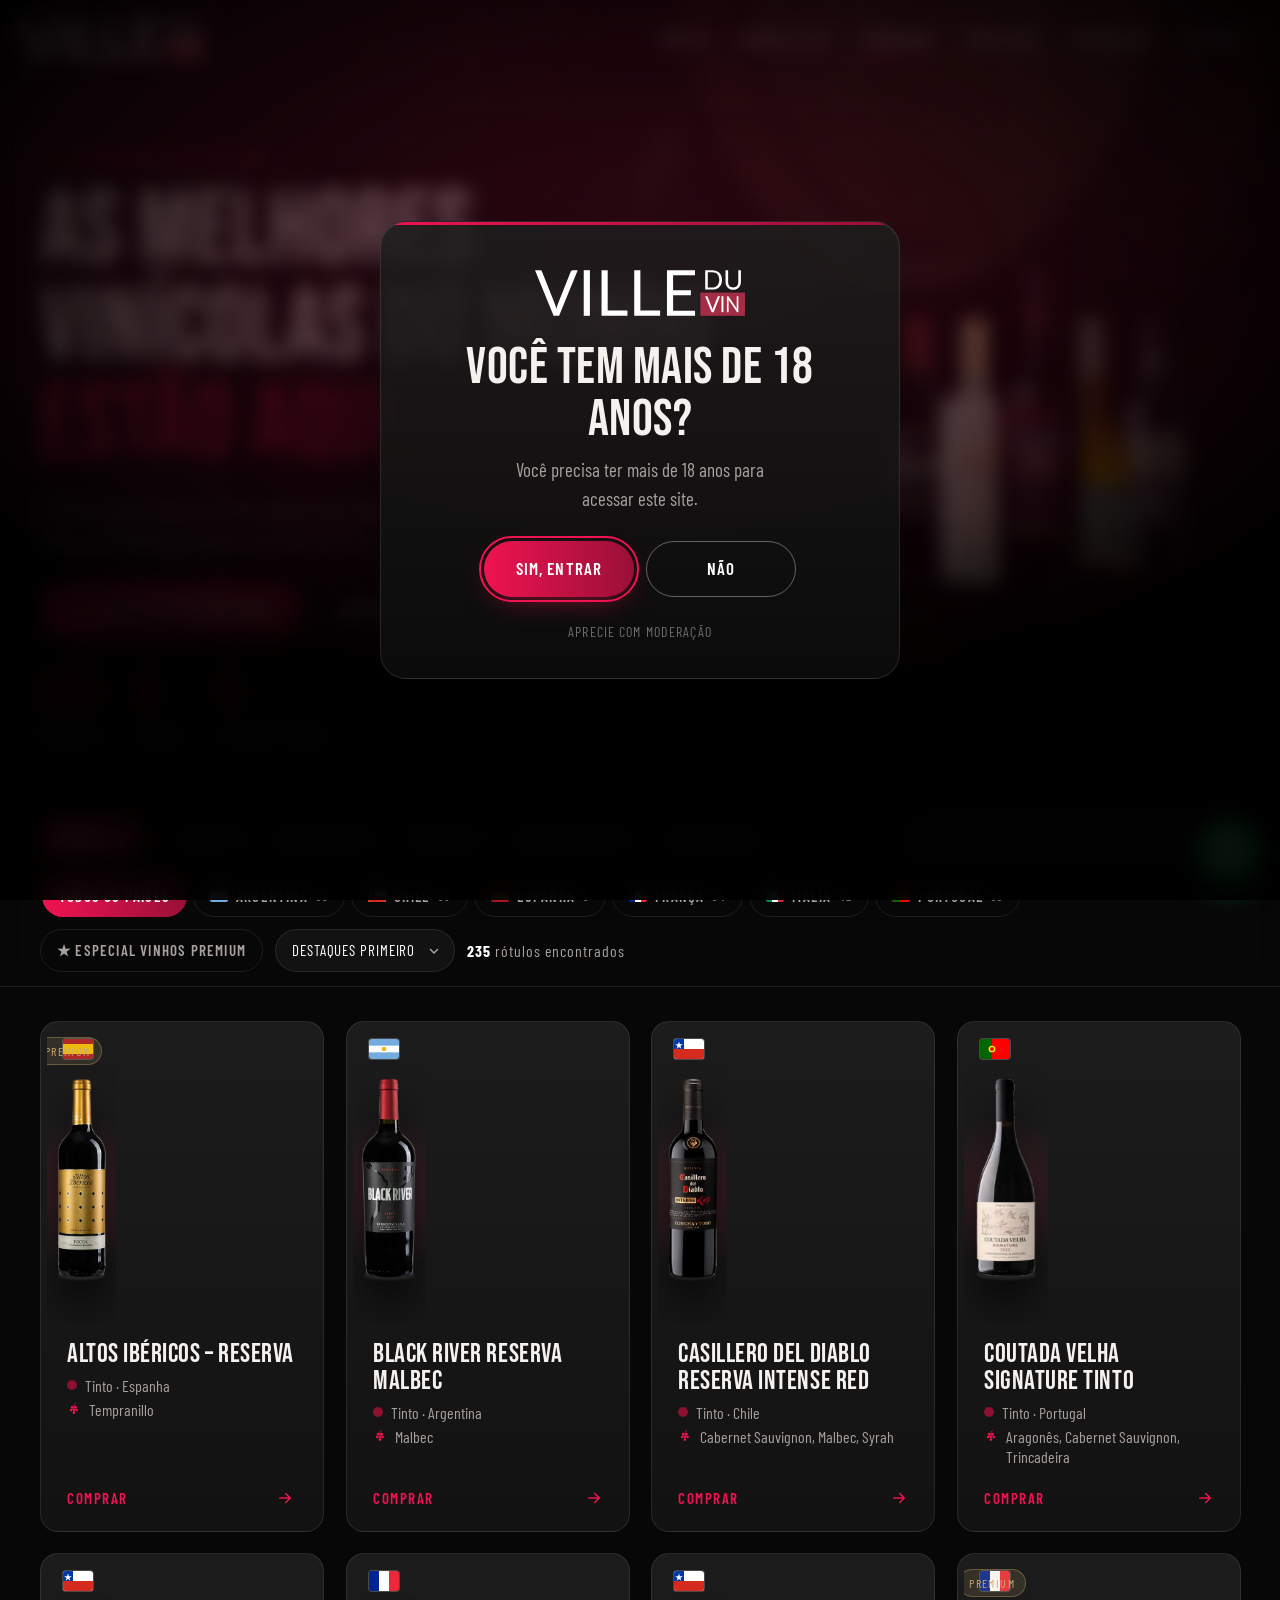
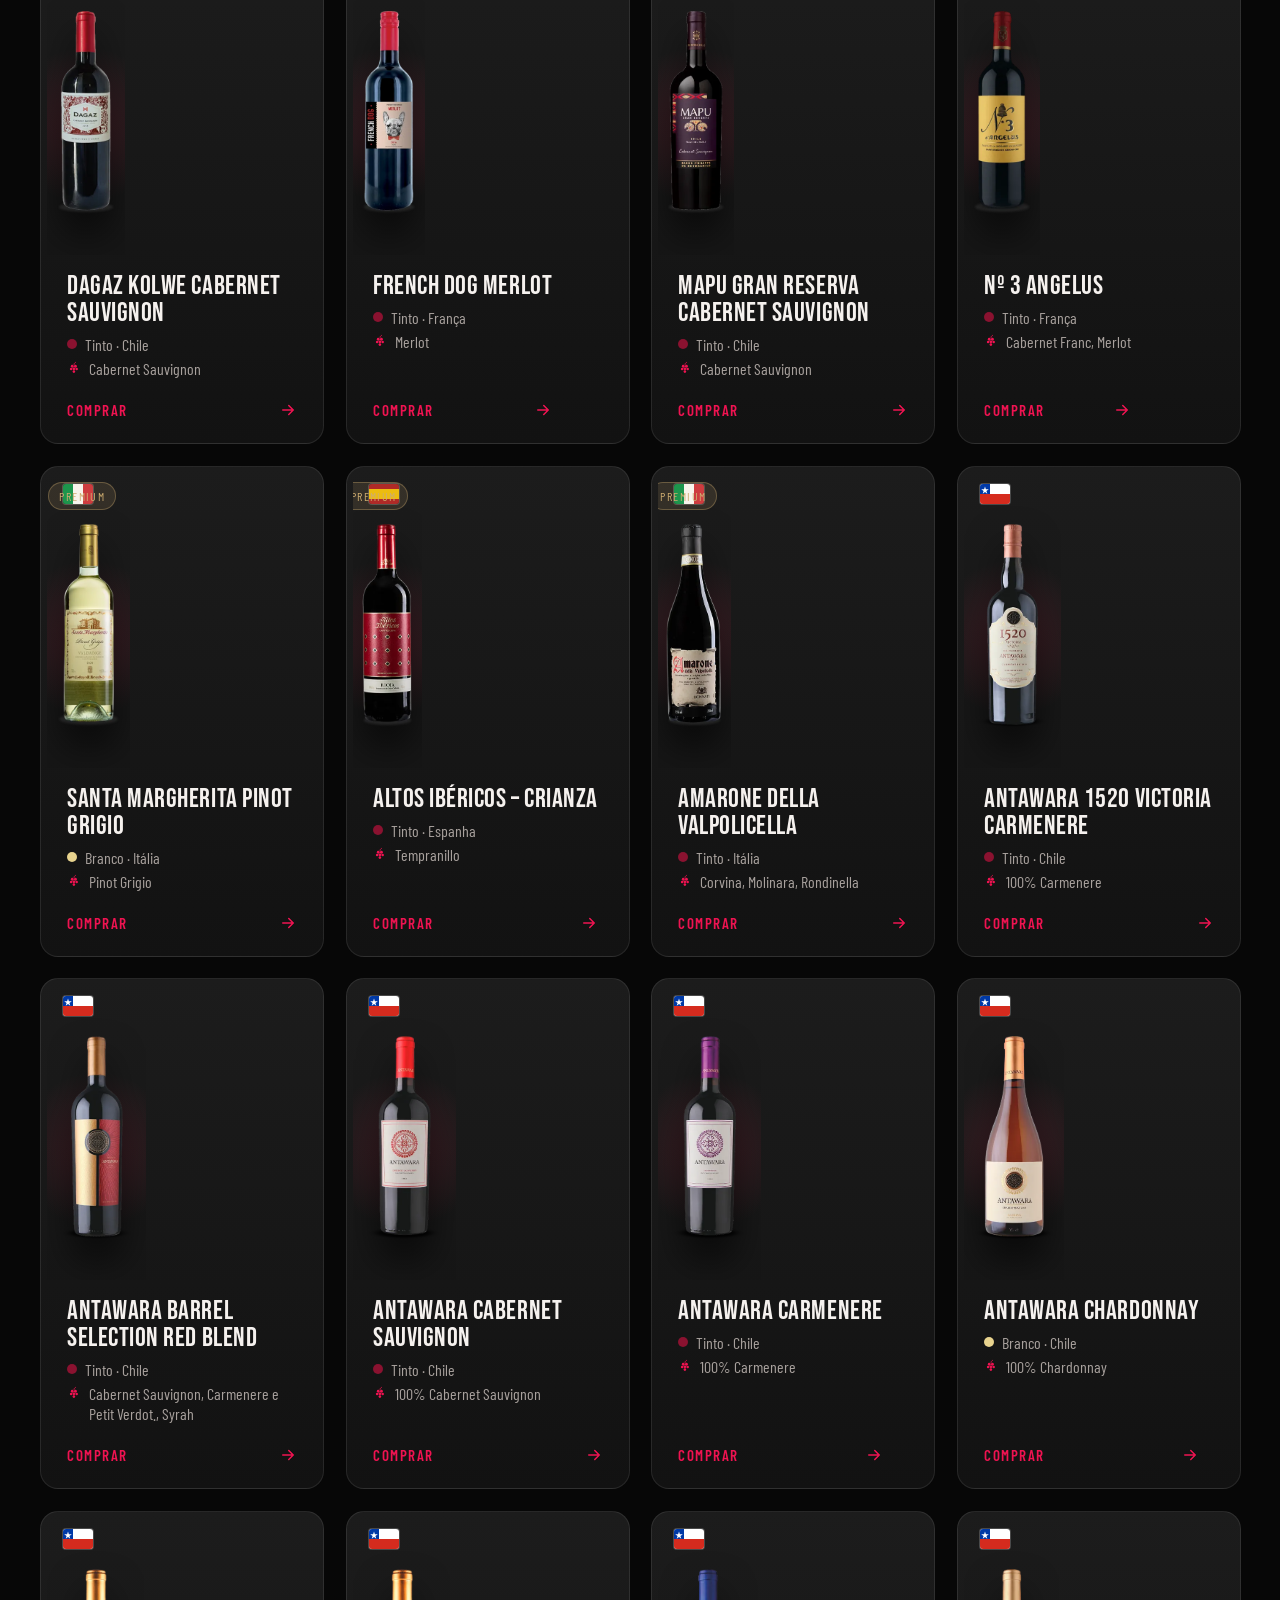
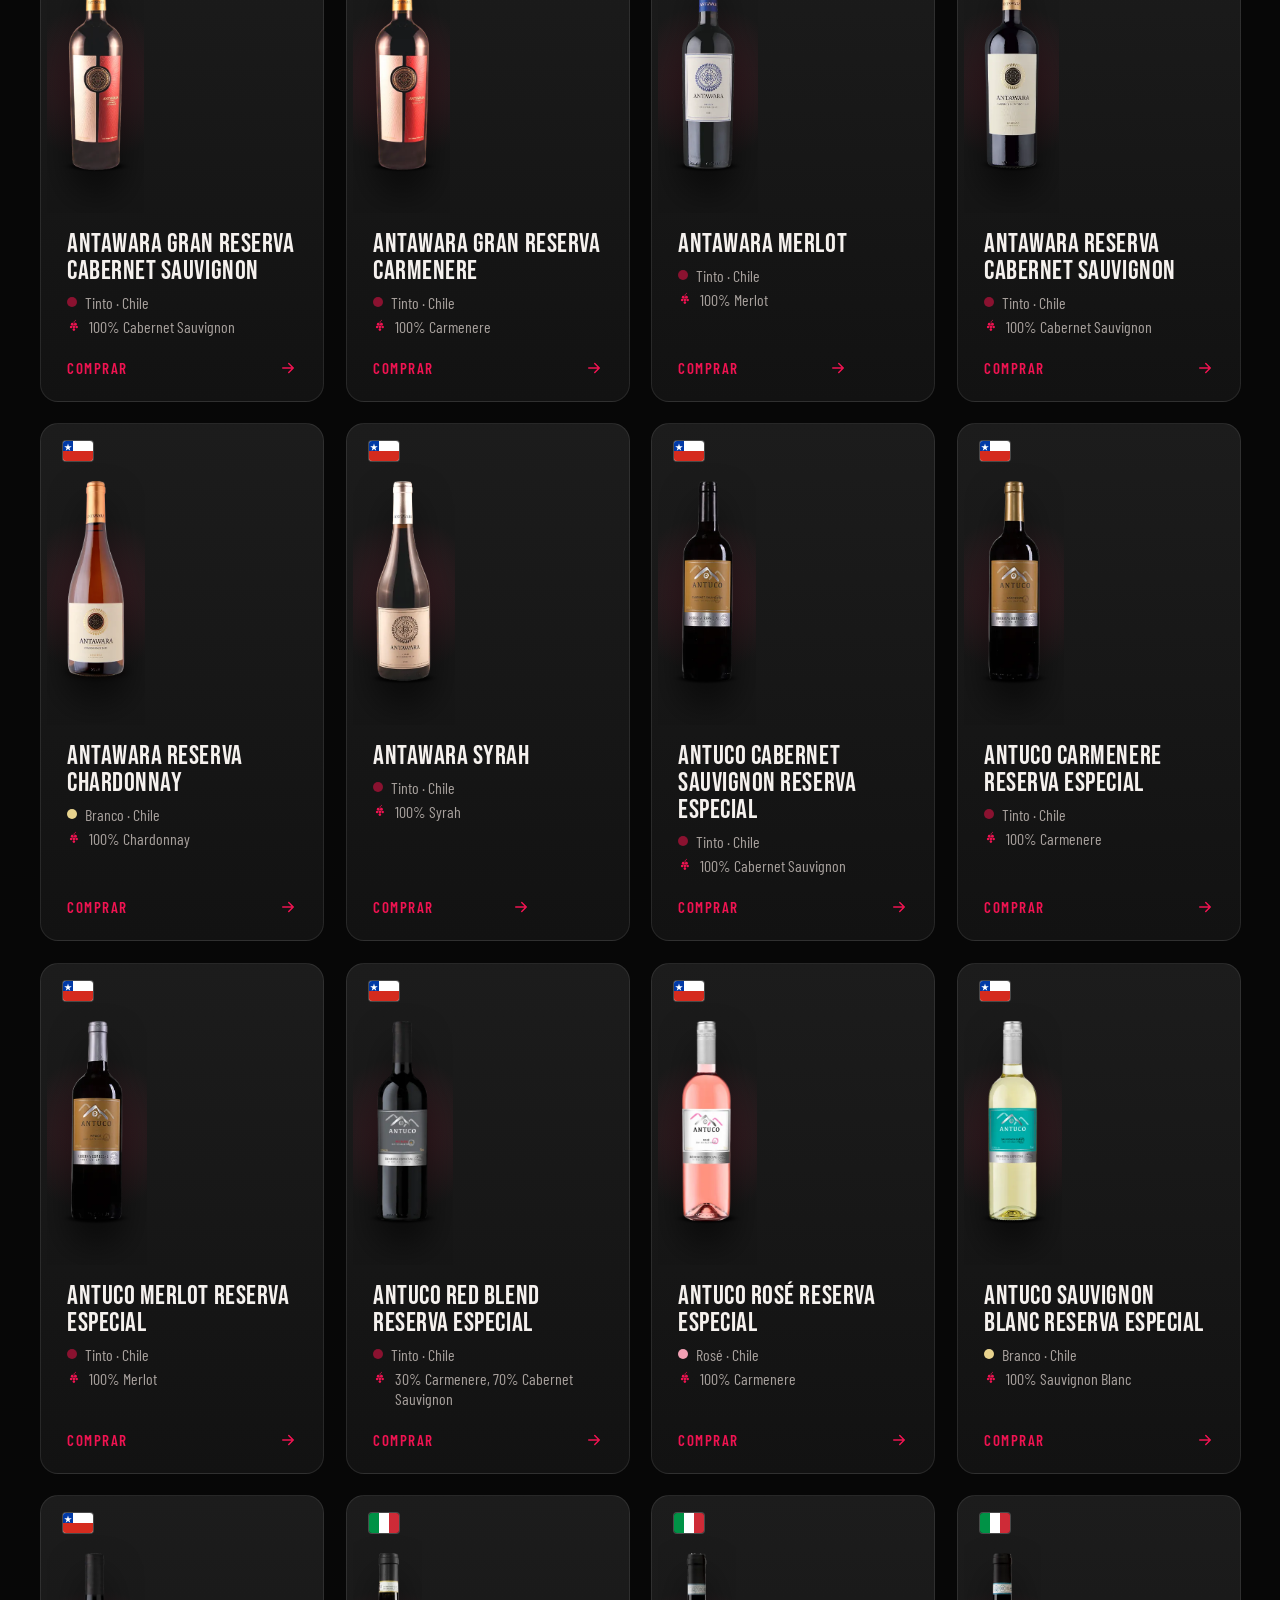
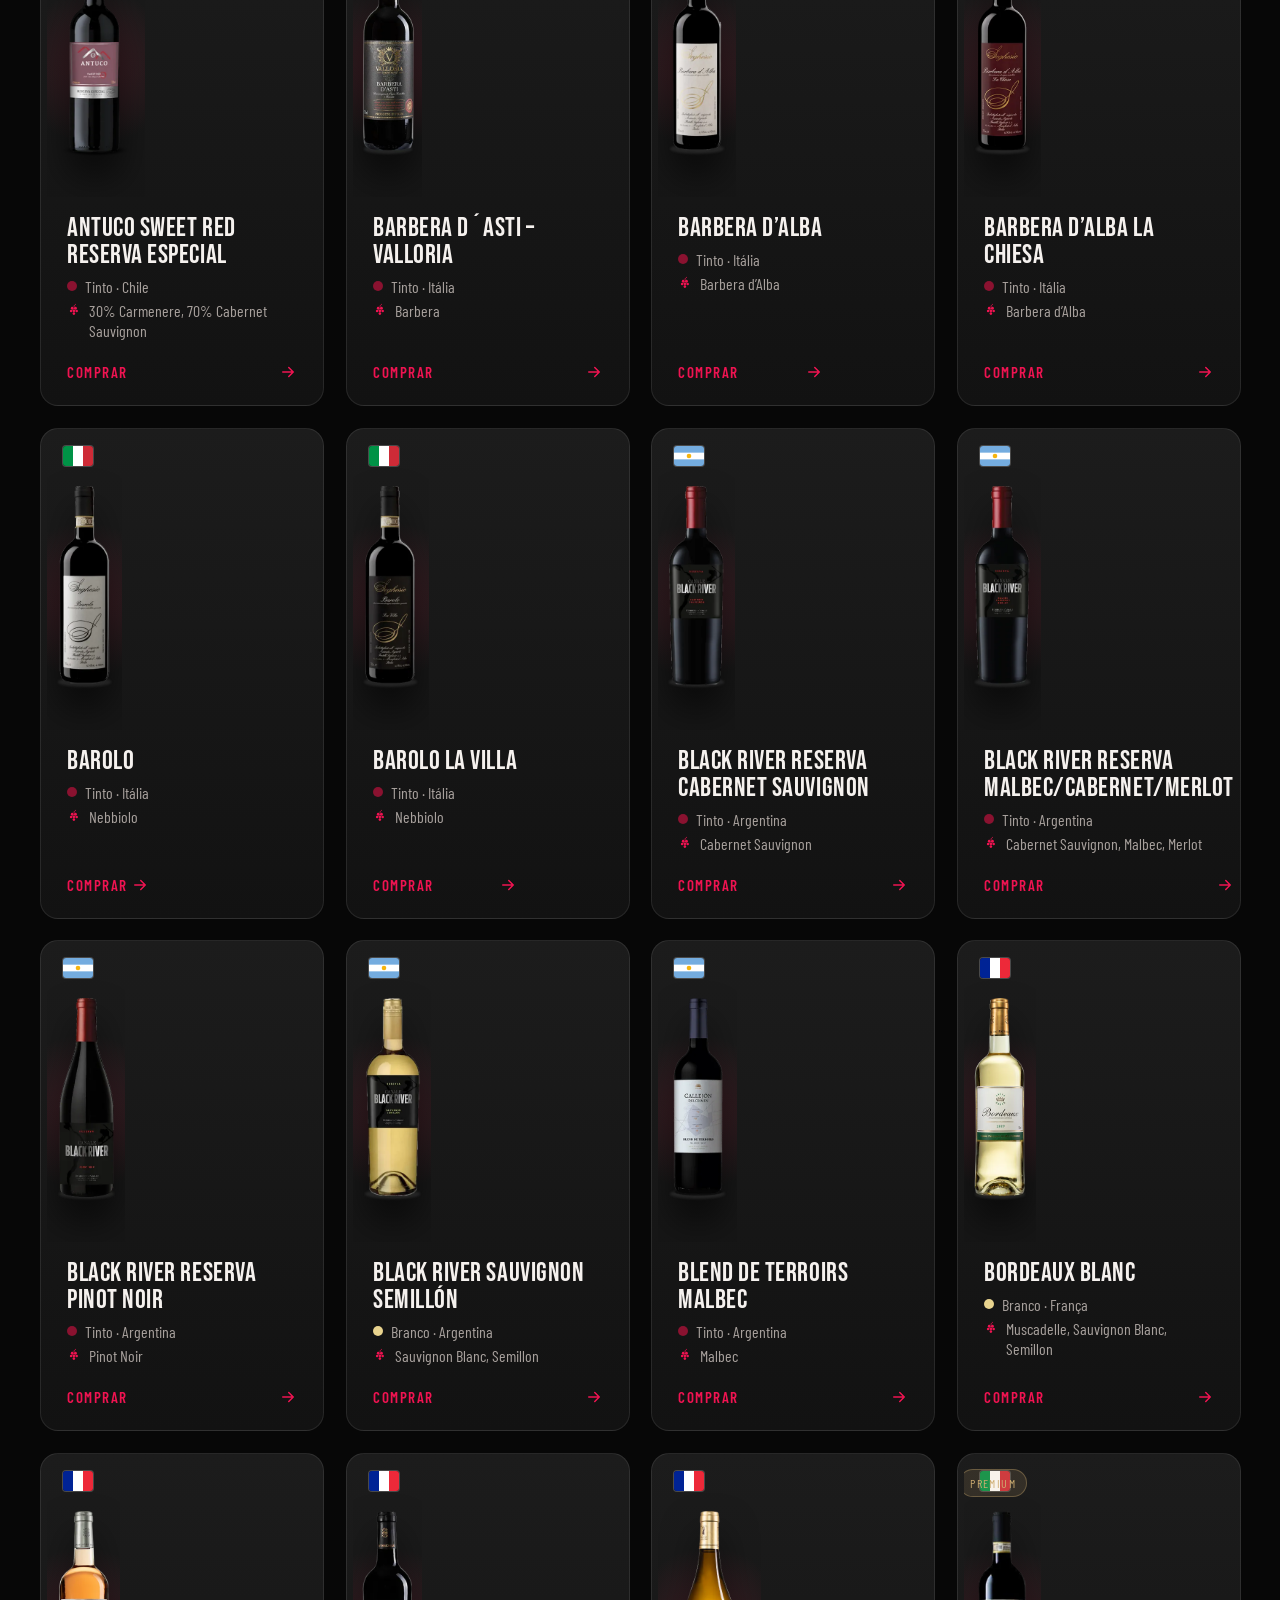
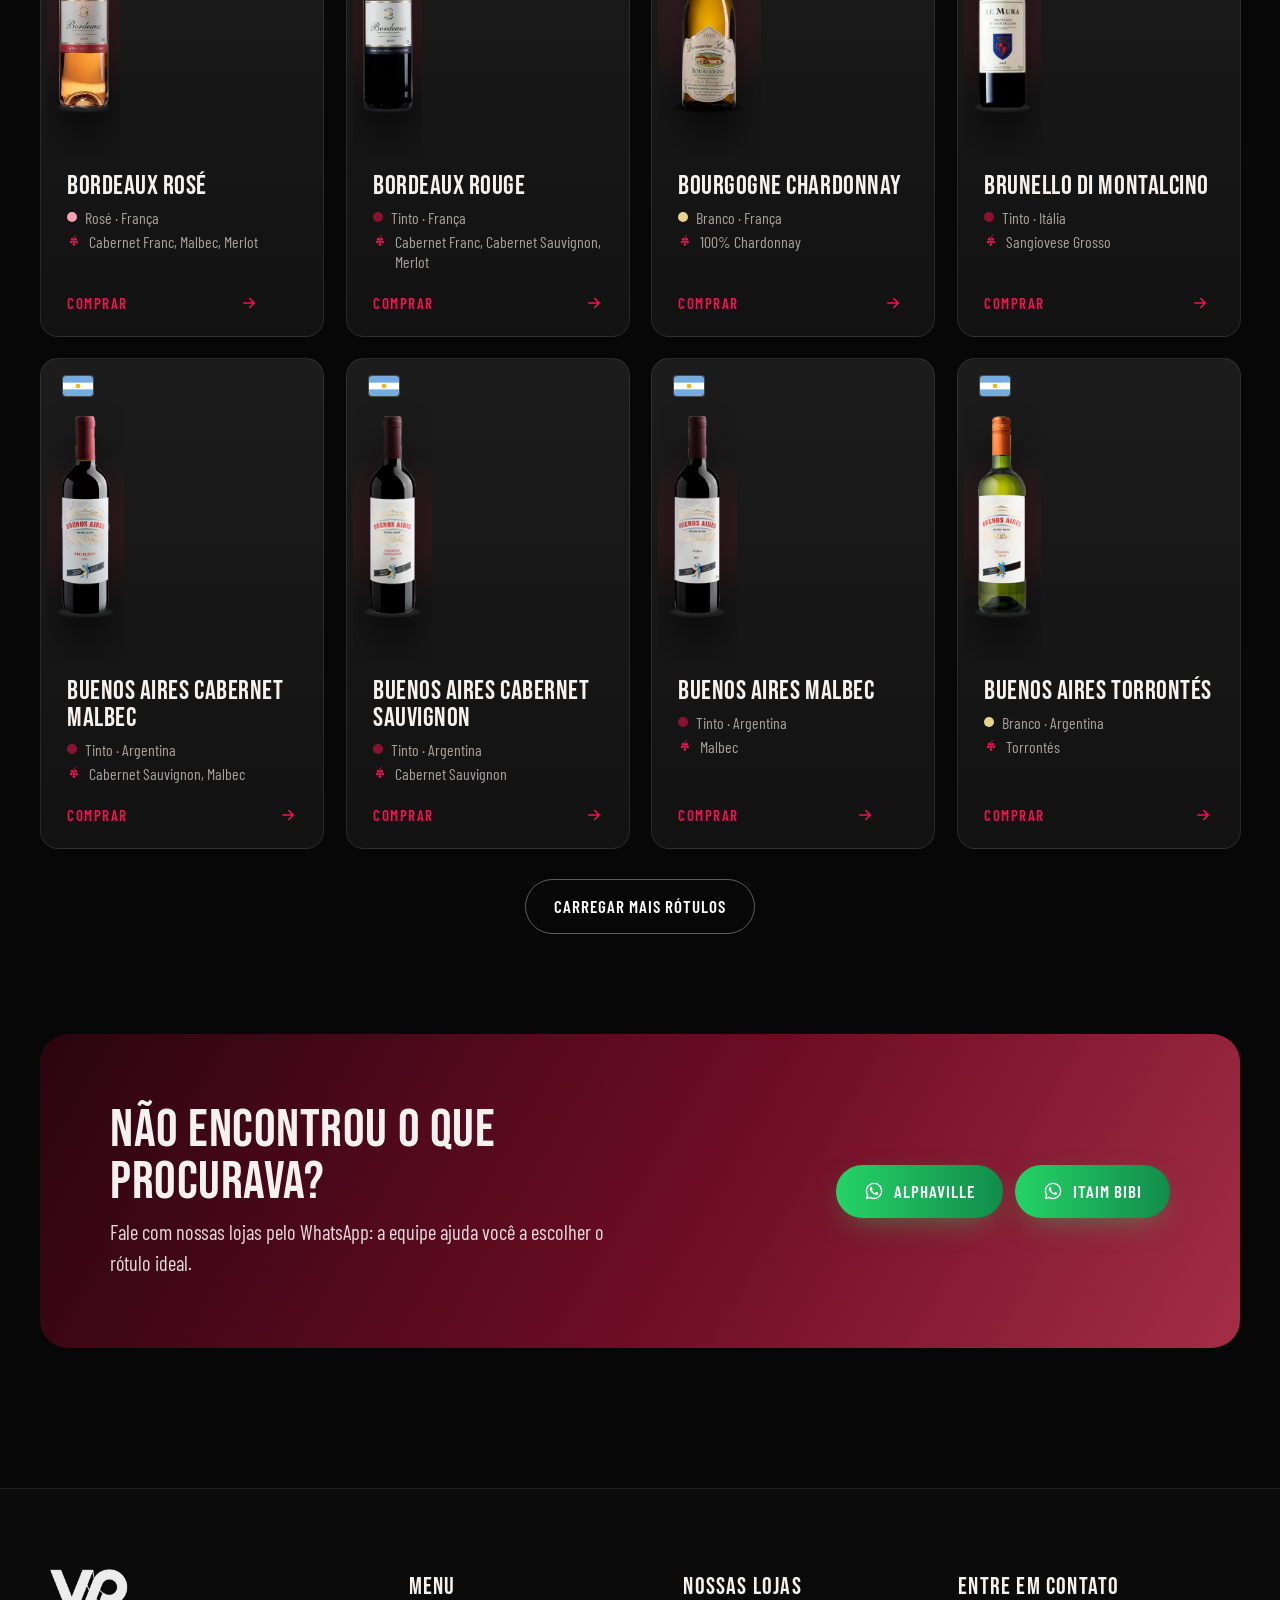
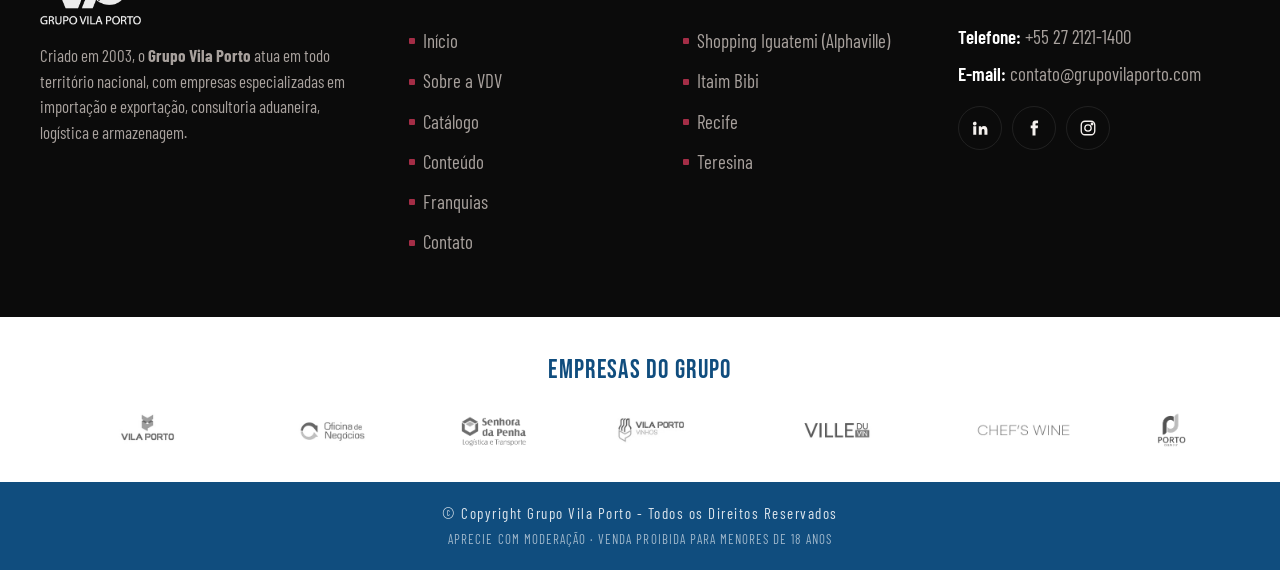
<file: catalogo.html>
<!doctype html>
<html lang="pt-BR">
<head>
<meta charset="utf-8">
<meta name="viewport" content="width=device-width, initial-scale=1, viewport-fit=cover">
<title>Catálogo · Ville du Vin</title>
<meta name="description" content="Catálogo de vinhos Ville du Vin: tintos, brancos, rosés, espumantes e laranja das melhores vinícolas da Argentina, Chile, Espanha, França, Itália e Portugal.">
<meta name="theme-color" content="#070707">
<meta property="og:title" content="Catálogo · Ville du Vin">
<meta property="og:description" content="Catálogo de vinhos Ville du Vin: tintos, brancos, rosés, espumantes e laranja das melhores vinícolas da Argentina, Chile, Espanha, França, Itália e Portugal.">
<meta property="og:type" content="website">
<meta property="og:image" content="assets/img/lojas/itaim.webp">
<link rel="icon" type="image/png" sizes="32x32" href="assets/img/icons/favicon-32.png">
<link rel="icon" type="image/png" sizes="96x96" href="assets/img/icons/favicon-96.png">
<link rel="apple-touch-icon" href="assets/img/icons/icon-192.png">
<link rel="preconnect" href="https://fonts.googleapis.com">
<link rel="preconnect" href="https://fonts.gstatic.com" crossorigin>
<link href="https://fonts.googleapis.com/css2?family=Barlow+Condensed:ital,wght@0,300;0,400;0,500;0,600;0,700;1,400;1,500;1,600&family=Barlow:wght@400;500&family=Bebas+Neue&display=swap" rel="stylesheet">
<link rel="stylesheet" href="assets/css/style.css">
<script>try{if(Date.now()-(+localStorage.getItem('vdv_age_ok')||0)<864e5)document.documentElement.classList.add('age-ok')}catch(e){}</script>
</head>
<body>
<div class="age-gate" role="dialog" aria-modal="true" aria-labelledby="age-title">
  <div class="age-gate__card">
    <img class="age-gate__logo" src="assets/img/logo.svg" alt="Ville du Vin" width="210" height="46">
    <h2 id="age-title">Você tem mais de 18 anos?</h2>
    <p>Você precisa ter mais de 18 anos para acessar este site.</p>
    <div class="age-gate__btns">
      <button class="btn" type="button" data-age-yes>Sim, entrar</button>
      <a class="btn btn--ghost" href="https://www.abrabe.org.br/responsabilidade-social/autorregulamentacao-publicitaria/">Não</a>
    </div>
    <small>Aprecie com moderação</small>
  </div>
</div>
<header class="site-header">
  <div class="container--wide">
    <a class="brand" href="index.html" aria-label="Ville du Vin — início"><img src="assets/img/logo.svg" alt="Ville du Vin" width="184" height="40"></a>
    <button class="nav-toggle" type="button" aria-label="Abrir menu" aria-expanded="false" aria-controls="nav"><span></span><span></span><span></span></button>
    <nav class="nav" id="nav" aria-label="Menu principal">
      <a href="index.html">Início</a>
      <a href="sobre.html">Sobre a VDV</a>
      <a href="catalogo.html" aria-current="page">Catálogo</a>
      <a href="conteudo.html">Conteúdo</a>
      <a href="franquias.html">Franquias</a>
      <a href="contato.html">Contato</a>
    </nav>
  </div>
</header>

<main>
<section class="cat-hero">
  <div class="cat-hero__bg" aria-hidden="true"></div>
  <div class="container cat-hero__grid">
    <div>
      <span class="eyebrow reveal">Catálogo Ville du Vin</span>
      <h1 class="title reveal" style="--d:.08s;font-size:clamp(52px,8vw,110px)">As melhores vinícolas do mundo <strong>estão aqui.</strong></h1>
      <p class="lead reveal" style="--d:.16s">Explore nossos rótulos por tipo, país ou uva. Gostou de algum? Compre direto pelo WhatsApp da loja mais perto de você.</p>
      <div class="btn-row reveal" style="--d:.22s;margin-top:26px">
        <a class="btn" href="https://villeduvin.com.br/catalogo-vinhos-vdv-2023.pdf" target="_blank" rel="noopener"><svg viewBox="0 0 24 24" fill="none" stroke="currentColor" stroke-width="2" stroke-linecap="round" stroke-linejoin="round"><path d="M12 3v12M6 11l6 6 6-6M4 21h16"/></svg> Baixar catálogo em PDF</a>
        <a class="btn btn--ghost" href="#vinhos">Explorar rótulos <svg viewBox="0 0 24 24" fill="none" stroke="currentColor" stroke-width="2" stroke-linecap="round" stroke-linejoin="round"><path d="M12 5v14M6 13l6 6 6-6"/></svg></a>
      </div>
      <div class="cat-stats reveal" style="--d:.3s">
        <div><strong data-count="235">235</strong><span>rótulos</span></div>
        <div><strong data-count="6">6</strong><span>países</span></div>
        <div><strong data-count="5">5</strong><span>tipos de vinho</span></div>
      </div>
    </div>
    <div class="cat-hero__bottles reveal reveal--zoom"><img src="assets/img/sobre-garrafas.webp" alt="" width="400" height="424"></div>
  </div>
</section>

<div class="filters" id="vinhos">
  <div class="container">
    <div class="filters__row">
      <div class="filters__group" data-f-tipo aria-label="Tipos de vinhos"></div>
      <label class="search"><span class="sr-only">Buscar</span><svg viewBox="0 0 24 24" fill="none" stroke="currentColor" stroke-width="2" stroke-linecap="round"><circle cx="11" cy="11" r="7"/><path d="m20 20-3.5-3.5"/></svg><input type="search" placeholder="Buscar vinho, uva ou país…" data-f-q autocomplete="off"></label>
    </div>
    <div class="filters__sub">
      <div class="filters__group" data-f-pais aria-label="Países"></div>
    </div>
    <div class="filters__sub">
      <button class="pill" type="button" data-f-prem aria-pressed="false">★ Especial Vinhos Premium</button>
      <select class="select" data-f-sort aria-label="Ordenar">
        <option value="destaques">Destaques primeiro</option>
        <option value="az">Nome: A → Z</option>
        <option value="za">Nome: Z → A</option>
      </select>
      <span class="result-count" data-count-result></span>
    </div>
  </div>
</div>

<section class="container">
  <div class="grid-wines" data-wine-grid></div>
  <div class="empty" data-empty hidden><strong>Nenhum rótulo encontrado</strong>Tente outra busca ou <button class="link-arrow" type="button" data-clear style="display:inline-flex">limpar os filtros</button></div>
  <div class="load-more" data-more hidden><button class="btn btn--ghost" type="button">Carregar mais rótulos</button></div>
</section>

<section class="section" style="padding-top:20px">
  <div class="container">
    <div class="cta-band reveal">
      <div class="split" style="gap:30px">
        <div>
          <h2 class="title title--sm" style="margin:0 0 10px">Não encontrou o que procurava?</h2>
          <p class="lead" style="color:rgba(255,255,255,.85);margin:0">Fale com nossas lojas pelo WhatsApp: a equipe ajuda você a escolher o rótulo ideal.</p>
        </div>
        <div class="btn-row" style="justify-content:flex-end">
          <a class="btn btn--wa" href="https://wa.me/5511991178801?text=Ol%C3%A1!%20Vim%20pelo%20site%20da%20Ville%20du%20Vin%20e%20gostaria%20de%20mais%20informa%C3%A7%C3%B5es." target="_blank" rel="noopener"><svg viewBox="0 0 24 24" fill="currentColor"><path d="M19.05 4.91A9.82 9.82 0 0 0 12.04 2C6.58 2 2.13 6.45 2.13 11.91c0 1.75.46 3.45 1.32 4.95L2.05 22l5.25-1.38c1.45.79 3.08 1.21 4.74 1.21 5.46 0 9.91-4.45 9.91-9.91 0-2.65-1.03-5.14-2.9-7.01Zm-7.01 15.24c-1.48 0-2.93-.4-4.2-1.15l-.3-.18-3.12.82.83-3.04-.2-.31a8.26 8.26 0 0 1-1.26-4.38c0-4.54 3.7-8.24 8.24-8.24 2.2 0 4.27.86 5.82 2.42a8.18 8.18 0 0 1 2.41 5.83c.02 4.54-3.68 8.23-8.22 8.23Zm4.52-6.16c-.25-.12-1.47-.72-1.69-.81-.23-.08-.39-.12-.56.12-.17.25-.64.81-.78.97-.14.17-.29.19-.54.06-.25-.12-1.05-.39-1.99-1.23-.74-.66-1.23-1.47-1.38-1.72-.14-.25-.02-.38.11-.51.11-.11.25-.29.37-.43s.17-.25.25-.41c.08-.17.04-.31-.02-.43s-.56-1.34-.76-1.84c-.2-.48-.41-.42-.56-.43h-.48c-.17 0-.43.06-.66.31-.22.25-.86.85-.86 2.07 0 1.22.89 2.4 1.01 2.56.12.17 1.75 2.67 4.23 3.74.59.26 1.05.41 1.41.52.59.19 1.13.16 1.56.1.48-.07 1.47-.6 1.67-1.18.21-.58.21-1.07.14-1.18s-.22-.16-.47-.28Z"/></svg> Alphaville</a>
          <a class="btn btn--wa" href="https://wa.me/5511997049531?text=Ol%C3%A1!%20Vim%20pelo%20site%20da%20Ville%20du%20Vin%20e%20gostaria%20de%20mais%20informa%C3%A7%C3%B5es." target="_blank" rel="noopener"><svg viewBox="0 0 24 24" fill="currentColor"><path d="M19.05 4.91A9.82 9.82 0 0 0 12.04 2C6.58 2 2.13 6.45 2.13 11.91c0 1.75.46 3.45 1.32 4.95L2.05 22l5.25-1.38c1.45.79 3.08 1.21 4.74 1.21 5.46 0 9.91-4.45 9.91-9.91 0-2.65-1.03-5.14-2.9-7.01Zm-7.01 15.24c-1.48 0-2.93-.4-4.2-1.15l-.3-.18-3.12.82.83-3.04-.2-.31a8.26 8.26 0 0 1-1.26-4.38c0-4.54 3.7-8.24 8.24-8.24 2.2 0 4.27.86 5.82 2.42a8.18 8.18 0 0 1 2.41 5.83c.02 4.54-3.68 8.23-8.22 8.23Zm4.52-6.16c-.25-.12-1.47-.72-1.69-.81-.23-.08-.39-.12-.56.12-.17.25-.64.81-.78.97-.14.17-.29.19-.54.06-.25-.12-1.05-.39-1.99-1.23-.74-.66-1.23-1.47-1.38-1.72-.14-.25-.02-.38.11-.51.11-.11.25-.29.37-.43s.17-.25.25-.41c.08-.17.04-.31-.02-.43s-.56-1.34-.76-1.84c-.2-.48-.41-.42-.56-.43h-.48c-.17 0-.43.06-.66.31-.22.25-.86.85-.86 2.07 0 1.22.89 2.4 1.01 2.56.12.17 1.75 2.67 4.23 3.74.59.26 1.05.41 1.41.52.59.19 1.13.16 1.56.1.48-.07 1.47-.6 1.67-1.18.21-.58.21-1.07.14-1.18s-.22-.16-.47-.28Z"/></svg> Itaim Bibi</a>
        </div>
      </div>
    </div>
  </div>
</section>
</main>
<footer class="site-footer">
  <div class="container footer-grid">
    <div class="footer-brand">
      <img src="assets/img/grupo/gvp-branco.webp" alt="Grupo Vila Porto" width="101" height="56" loading="lazy">
      <p>Criado em 2003, o <strong>Grupo Vila Porto</strong> atua em todo território nacional, com empresas especializadas em importação e exportação, consultoria aduaneira, logística e armazenagem.</p>
    </div>
    <div>
      <h3>Menu</h3>
      <ul class="footer-list">
          <li><a href="index.html">Início</a></li>
          <li><a href="sobre.html">Sobre a VDV</a></li>
          <li><a href="catalogo.html">Catálogo</a></li>
          <li><a href="conteudo.html">Conteúdo</a></li>
          <li><a href="franquias.html">Franquias</a></li>
          <li><a href="contato.html">Contato</a></li>
      </ul>
    </div>
    <div>
      <h3>Nossas lojas</h3>
      <ul class="footer-list">
        <li><a href="contato.html#lojas">Shopping Iguatemi (Alphaville)</a></li>
        <li><a href="contato.html#lojas">Itaim Bibi</a></li>
        <li><a href="contato.html#lojas">Recife</a></li>
        <li><a href="contato.html#lojas">Teresina</a></li>
      </ul>
    </div>
    <div class="footer-contact">
      <h3>Entre em contato</h3>
      <p><strong>Telefone:</strong> <a href="tel:+552721211400">+55 27 2121-1400</a></p>
      <p><strong>E-mail:</strong> <a href="mailto:contato@grupovilaporto.com">contato@grupovilaporto.com</a></p>
      <div class="socials">
        <a href="https://www.linkedin.com/in/grupo-vila-porto-oficial-14b3b6199/" target="_blank" rel="noopener" aria-label="LinkedIn"><svg viewBox="0 0 24 24" fill="currentColor"><path d="M4.98 3.5A2.5 2.5 0 1 1 5 8.5a2.5 2.5 0 0 1-.02-5ZM3 9.75h4V21H3V9.75Zm6.5 0h3.8v1.6h.06c.53-1 1.83-2.06 3.77-2.06 4.03 0 4.77 2.65 4.77 6.1V21h-4v-4.9c0-1.17-.02-2.68-1.63-2.68-1.64 0-1.89 1.28-1.89 2.6V21h-4V9.75Z"/></svg></a>
        <a href="https://www.facebook.com/grupovilaporto" target="_blank" rel="noopener" aria-label="Facebook"><svg viewBox="0 0 24 24" fill="currentColor"><path d="M14 8.5V6.8c0-.8.5-1 1-1h2.4V2.1L14.1 2C10.8 2 10 4.4 10 6v2.5H7.6v3.8H10V22h4v-9.7h3l.4-3.8H14Z"/></svg></a>
        <a href="https://www.instagram.com/grupovilaporto/" target="_blank" rel="noopener" aria-label="Instagram"><svg viewBox="0 0 24 24" fill="none" stroke="currentColor" stroke-width="1.8"><rect x="3" y="3" width="18" height="18" rx="5"/><circle cx="12" cy="12" r="4.2"/><circle cx="17.4" cy="6.6" r="1" fill="currentColor"/></svg></a>
      </div>
    </div>
  </div>
  <div class="group-strip">
    <div class="container">
      <h3>Empresas do Grupo</h3>
      <div class="group-logos">
        <a href="http://vilaporto.com/" target="_blank" rel="noopener"><img src="assets/img/grupo/emp-vilaporto.webp" alt="Vila Porto International Business" loading="lazy"></a>
        <a href="http://oficinadenegocios.srv.br/" target="_blank" rel="noopener"><img src="assets/img/grupo/emp-oficina.webp" alt="Oficina de Negócios" loading="lazy"></a>
        <a href="https://www.cdlsenhoradapenha.com.br/" target="_blank" rel="noopener"><img src="assets/img/grupo/emp-cdl.webp" alt="CDL Senhora da Penha" loading="lazy"></a>
        <a href="https://vilaportovinhos.com.br/" target="_blank" rel="noopener"><img src="assets/img/grupo/emp-vpvinhos.webp" alt="Vila Porto Vinhos" loading="lazy"></a>
        <a href="index.html"><img src="assets/img/grupo/emp-vdv.webp" alt="Ville du Vin" loading="lazy"></a>
        <span><img src="assets/img/grupo/emp-chefswine.webp" alt="Chef's Wine" loading="lazy"></span>
        <span><img src="assets/img/grupo/emp-portodelivery.webp" alt="Porto Delivery" loading="lazy"></span>
      </div>
    </div>
  </div>
  <div class="copyright">© Copyright Grupo Vila Porto - Todos os Direitos Reservados<small>Aprecie com moderação · Venda proibida para menores de 18 anos</small></div>
</footer>

<div class="wa-float">
  <div class="wa-float__panel" role="dialog" aria-label="Compre pelo WhatsApp">
    <h4>Compre pelo WhatsApp</h4>
    <p>Escolha a loja e fale direto com a nossa equipe.</p>
    <a href="https://wa.me/5511991178801?text=Ol%C3%A1!%20Vim%20pelo%20site%20da%20Ville%20du%20Vin%20e%20gostaria%20de%20mais%20informa%C3%A7%C3%B5es." target="_blank" rel="noopener"><svg viewBox="0 0 24 24" fill="currentColor"><path d="M19.05 4.91A9.82 9.82 0 0 0 12.04 2C6.58 2 2.13 6.45 2.13 11.91c0 1.75.46 3.45 1.32 4.95L2.05 22l5.25-1.38c1.45.79 3.08 1.21 4.74 1.21 5.46 0 9.91-4.45 9.91-9.91 0-2.65-1.03-5.14-2.9-7.01Zm-7.01 15.24c-1.48 0-2.93-.4-4.2-1.15l-.3-.18-3.12.82.83-3.04-.2-.31a8.26 8.26 0 0 1-1.26-4.38c0-4.54 3.7-8.24 8.24-8.24 2.2 0 4.27.86 5.82 2.42a8.18 8.18 0 0 1 2.41 5.83c.02 4.54-3.68 8.23-8.22 8.23Zm4.52-6.16c-.25-.12-1.47-.72-1.69-.81-.23-.08-.39-.12-.56.12-.17.25-.64.81-.78.97-.14.17-.29.19-.54.06-.25-.12-1.05-.39-1.99-1.23-.74-.66-1.23-1.47-1.38-1.72-.14-.25-.02-.38.11-.51.11-.11.25-.29.37-.43s.17-.25.25-.41c.08-.17.04-.31-.02-.43s-.56-1.34-.76-1.84c-.2-.48-.41-.42-.56-.43h-.48c-.17 0-.43.06-.66.31-.22.25-.86.85-.86 2.07 0 1.22.89 2.4 1.01 2.56.12.17 1.75 2.67 4.23 3.74.59.26 1.05.41 1.41.52.59.19 1.13.16 1.56.1.48-.07 1.47-.6 1.67-1.18.21-.58.21-1.07.14-1.18s-.22-.16-.47-.28Z"/></svg><span><strong>Shopping Iguatemi (Alphaville)</strong><small>(11) 99117-8801</small></span></a>
    <a href="https://wa.me/5511997049531?text=Ol%C3%A1!%20Vim%20pelo%20site%20da%20Ville%20du%20Vin%20e%20gostaria%20de%20mais%20informa%C3%A7%C3%B5es." target="_blank" rel="noopener"><svg viewBox="0 0 24 24" fill="currentColor"><path d="M19.05 4.91A9.82 9.82 0 0 0 12.04 2C6.58 2 2.13 6.45 2.13 11.91c0 1.75.46 3.45 1.32 4.95L2.05 22l5.25-1.38c1.45.79 3.08 1.21 4.74 1.21 5.46 0 9.91-4.45 9.91-9.91 0-2.65-1.03-5.14-2.9-7.01Zm-7.01 15.24c-1.48 0-2.93-.4-4.2-1.15l-.3-.18-3.12.82.83-3.04-.2-.31a8.26 8.26 0 0 1-1.26-4.38c0-4.54 3.7-8.24 8.24-8.24 2.2 0 4.27.86 5.82 2.42a8.18 8.18 0 0 1 2.41 5.83c.02 4.54-3.68 8.23-8.22 8.23Zm4.52-6.16c-.25-.12-1.47-.72-1.69-.81-.23-.08-.39-.12-.56.12-.17.25-.64.81-.78.97-.14.17-.29.19-.54.06-.25-.12-1.05-.39-1.99-1.23-.74-.66-1.23-1.47-1.38-1.72-.14-.25-.02-.38.11-.51.11-.11.25-.29.37-.43s.17-.25.25-.41c.08-.17.04-.31-.02-.43s-.56-1.34-.76-1.84c-.2-.48-.41-.42-.56-.43h-.48c-.17 0-.43.06-.66.31-.22.25-.86.85-.86 2.07 0 1.22.89 2.4 1.01 2.56.12.17 1.75 2.67 4.23 3.74.59.26 1.05.41 1.41.52.59.19 1.13.16 1.56.1.48-.07 1.47-.6 1.67-1.18.21-.58.21-1.07.14-1.18s-.22-.16-.47-.28Z"/></svg><span><strong>Loja Itaim Bibi</strong><small>(11) 99704-9531</small></span></a>
  </div>
  <button class="wa-float__btn" type="button" aria-label="Compre pelo WhatsApp" aria-expanded="false"><svg viewBox="0 0 24 24" fill="currentColor"><path d="M19.05 4.91A9.82 9.82 0 0 0 12.04 2C6.58 2 2.13 6.45 2.13 11.91c0 1.75.46 3.45 1.32 4.95L2.05 22l5.25-1.38c1.45.79 3.08 1.21 4.74 1.21 5.46 0 9.91-4.45 9.91-9.91 0-2.65-1.03-5.14-2.9-7.01Zm-7.01 15.24c-1.48 0-2.93-.4-4.2-1.15l-.3-.18-3.12.82.83-3.04-.2-.31a8.26 8.26 0 0 1-1.26-4.38c0-4.54 3.7-8.24 8.24-8.24 2.2 0 4.27.86 5.82 2.42a8.18 8.18 0 0 1 2.41 5.83c.02 4.54-3.68 8.23-8.22 8.23Zm4.52-6.16c-.25-.12-1.47-.72-1.69-.81-.23-.08-.39-.12-.56.12-.17.25-.64.81-.78.97-.14.17-.29.19-.54.06-.25-.12-1.05-.39-1.99-1.23-.74-.66-1.23-1.47-1.38-1.72-.14-.25-.02-.38.11-.51.11-.11.25-.29.37-.43s.17-.25.25-.41c.08-.17.04-.31-.02-.43s-.56-1.34-.76-1.84c-.2-.48-.41-.42-.56-.43h-.48c-.17 0-.43.06-.66.31-.22.25-.86.85-.86 2.07 0 1.22.89 2.4 1.01 2.56.12.17 1.75 2.67 4.23 3.74.59.26 1.05.41 1.41.52.59.19 1.13.16 1.56.1.48-.07 1.47-.6 1.67-1.18.21-.58.21-1.07.14-1.18s-.22-.16-.47-.28Z"/></svg></button>
</div>

<script src="assets/data/produtos.js"></script>
<script src="assets/js/site.js"></script>
<script src="assets/js/catalogo.js"></script>
</body>
</html>
</file>
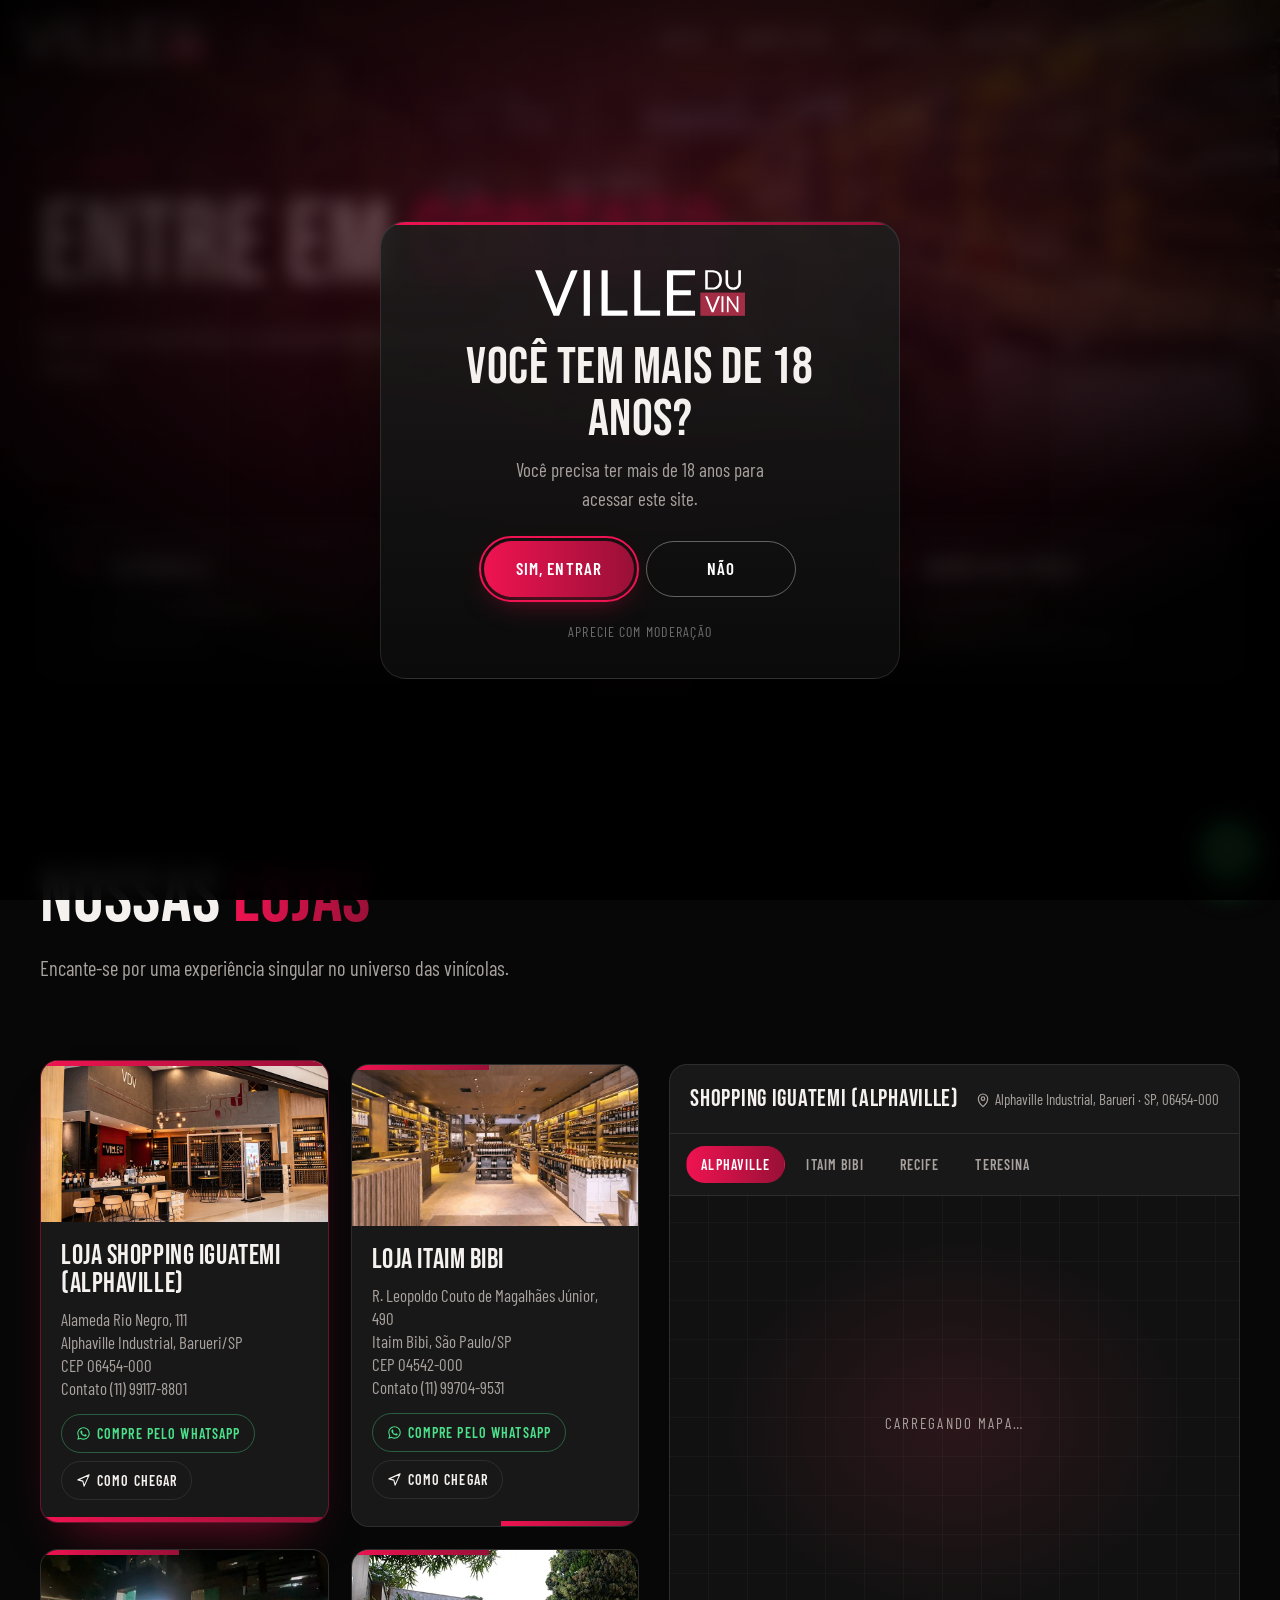
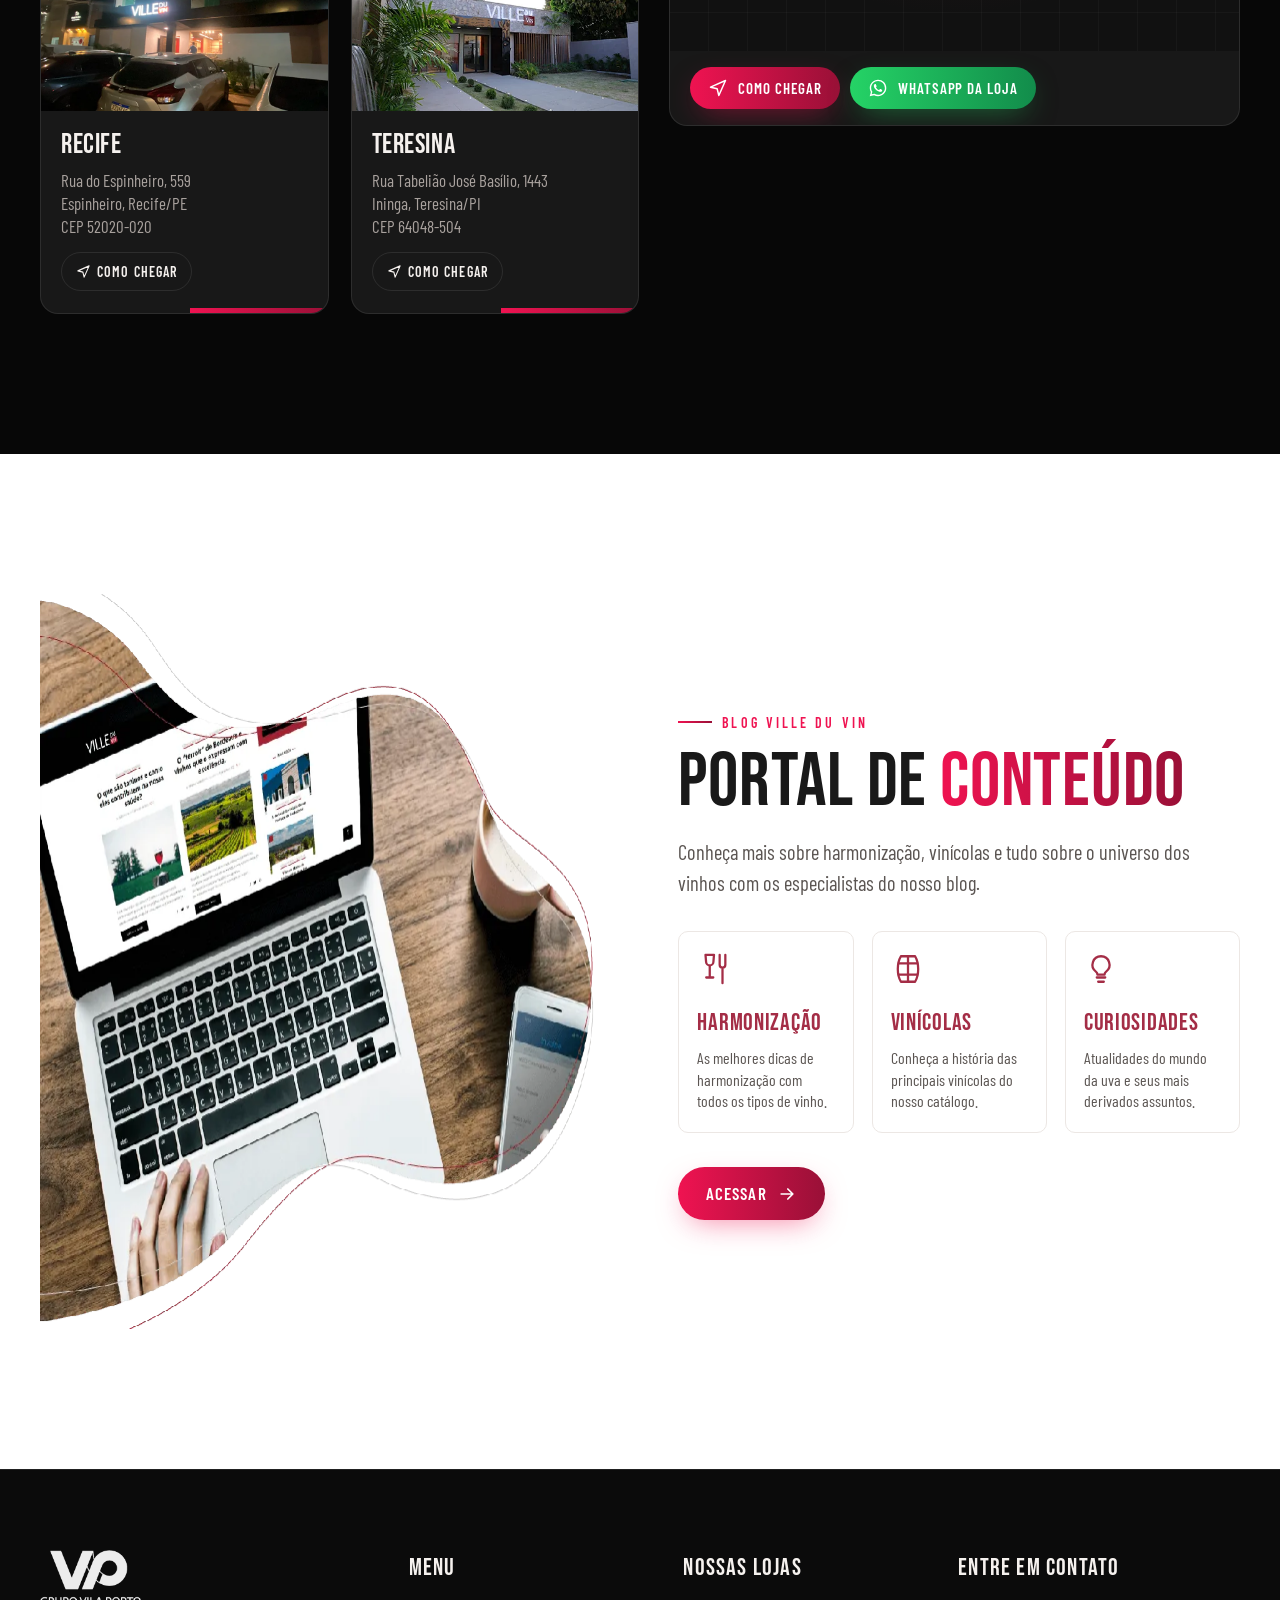
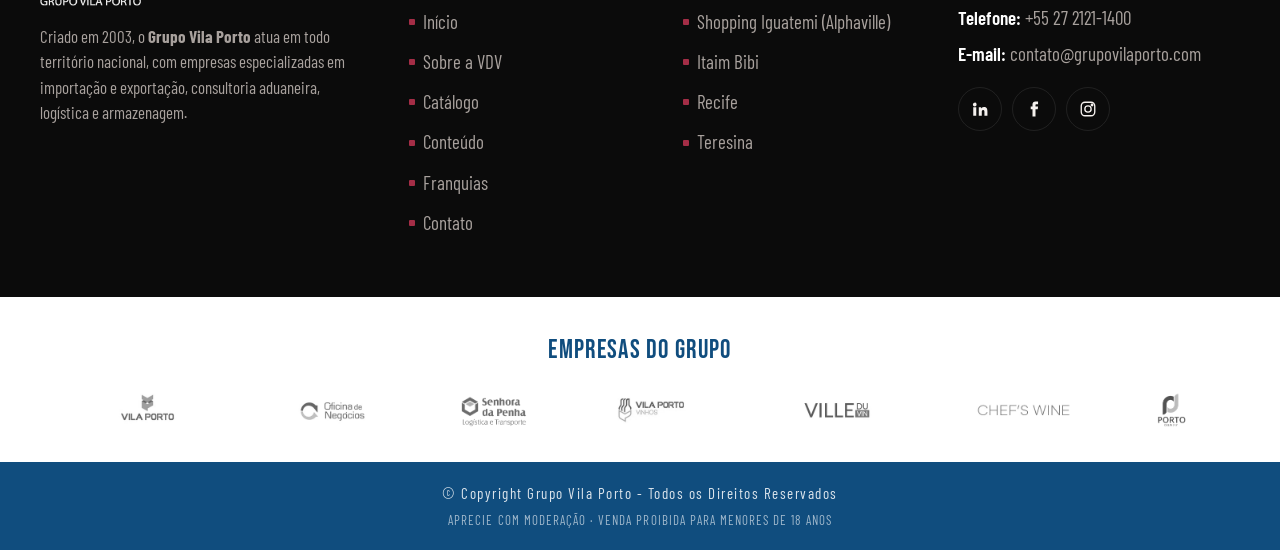
<file: contato.html>
<!doctype html>
<html lang="pt-BR">
<head>
<meta charset="utf-8">
<meta name="viewport" content="width=device-width, initial-scale=1, viewport-fit=cover">
<title>Contato · Ville du Vin</title>
<meta name="description" content="Fale com a Ville du Vin: lojas no Shopping Iguatemi Alphaville, Itaim Bibi, Recife e Teresina. Compre pelo WhatsApp.">
<meta name="theme-color" content="#070707">
<meta property="og:title" content="Contato · Ville du Vin">
<meta property="og:description" content="Fale com a Ville du Vin: lojas no Shopping Iguatemi Alphaville, Itaim Bibi, Recife e Teresina. Compre pelo WhatsApp.">
<meta property="og:type" content="website">
<meta property="og:image" content="assets/img/lojas/itaim.webp">
<link rel="icon" type="image/png" sizes="32x32" href="assets/img/icons/favicon-32.png">
<link rel="icon" type="image/png" sizes="96x96" href="assets/img/icons/favicon-96.png">
<link rel="apple-touch-icon" href="assets/img/icons/icon-192.png">
<link rel="preconnect" href="https://fonts.googleapis.com">
<link rel="preconnect" href="https://fonts.gstatic.com" crossorigin>
<link href="https://fonts.googleapis.com/css2?family=Barlow+Condensed:ital,wght@0,300;0,400;0,500;0,600;0,700;1,400;1,500;1,600&family=Barlow:wght@400;500&family=Bebas+Neue&display=swap" rel="stylesheet">
<link rel="stylesheet" href="assets/css/style.css">
<script>try{if(Date.now()-(+localStorage.getItem('vdv_age_ok')||0)<864e5)document.documentElement.classList.add('age-ok')}catch(e){}</script>
</head>
<body>
<div class="age-gate" role="dialog" aria-modal="true" aria-labelledby="age-title">
  <div class="age-gate__card">
    <img class="age-gate__logo" src="assets/img/logo.svg" alt="Ville du Vin" width="210" height="46">
    <h2 id="age-title">Você tem mais de 18 anos?</h2>
    <p>Você precisa ter mais de 18 anos para acessar este site.</p>
    <div class="age-gate__btns">
      <button class="btn" type="button" data-age-yes>Sim, entrar</button>
      <a class="btn btn--ghost" href="https://www.abrabe.org.br/responsabilidade-social/autorregulamentacao-publicitaria/">Não</a>
    </div>
    <small>Aprecie com moderação</small>
  </div>
</div>
<header class="site-header">
  <div class="container--wide">
    <a class="brand" href="index.html" aria-label="Ville du Vin — início"><img src="assets/img/logo.svg" alt="Ville du Vin" width="184" height="40"></a>
    <button class="nav-toggle" type="button" aria-label="Abrir menu" aria-expanded="false" aria-controls="nav"><span></span><span></span><span></span></button>
    <nav class="nav" id="nav" aria-label="Menu principal">
      <a href="index.html">Início</a>
      <a href="sobre.html">Sobre a VDV</a>
      <a href="catalogo.html">Catálogo</a>
      <a href="conteudo.html">Conteúdo</a>
      <a href="franquias.html">Franquias</a>
      <a href="contato.html" aria-current="page">Contato</a>
    </nav>
  </div>
</header>

<main>
<section class="page-hero" style="min-height:56vh">
  <div class="page-hero__bg" data-parallax="0.15" style="background-image:url('assets/img/lojas/itaim.webp')"></div>
  <div class="container">
    <span class="eyebrow reveal">Contato</span>
    <h1 class="title reveal" style="--d:.08s">Entre em <strong>contato</strong></h1>
    <p class="lead reveal" style="--d:.16s">Visite uma de nossas lojas ou compre pelo WhatsApp com atendimento exclusivo.</p>
  </div>
</section>

<section class="section" style="padding-top:20px;padding-bottom:0">
  <div class="container contact-cards">
    <a class="contact-card reveal" href="https://wa.me/5511991178801?text=Ol%C3%A1!%20Vim%20pelo%20site%20da%20Ville%20du%20Vin%20e%20gostaria%20de%20mais%20informa%C3%A7%C3%B5es." target="_blank" rel="noopener"><svg viewBox="0 0 24 24" fill="currentColor"><path d="M19.05 4.91A9.82 9.82 0 0 0 12.04 2C6.58 2 2.13 6.45 2.13 11.91c0 1.75.46 3.45 1.32 4.95L2.05 22l5.25-1.38c1.45.79 3.08 1.21 4.74 1.21 5.46 0 9.91-4.45 9.91-9.91 0-2.65-1.03-5.14-2.9-7.01Zm-7.01 15.24c-1.48 0-2.93-.4-4.2-1.15l-.3-.18-3.12.82.83-3.04-.2-.31a8.26 8.26 0 0 1-1.26-4.38c0-4.54 3.7-8.24 8.24-8.24 2.2 0 4.27.86 5.82 2.42a8.18 8.18 0 0 1 2.41 5.83c.02 4.54-3.68 8.23-8.22 8.23Zm4.52-6.16c-.25-.12-1.47-.72-1.69-.81-.23-.08-.39-.12-.56.12-.17.25-.64.81-.78.97-.14.17-.29.19-.54.06-.25-.12-1.05-.39-1.99-1.23-.74-.66-1.23-1.47-1.38-1.72-.14-.25-.02-.38.11-.51.11-.11.25-.29.37-.43s.17-.25.25-.41c.08-.17.04-.31-.02-.43s-.56-1.34-.76-1.84c-.2-.48-.41-.42-.56-.43h-.48c-.17 0-.43.06-.66.31-.22.25-.86.85-.86 2.07 0 1.22.89 2.4 1.01 2.56.12.17 1.75 2.67 4.23 3.74.59.26 1.05.41 1.41.52.59.19 1.13.16 1.56.1.48-.07 1.47-.6 1.67-1.18.21-.58.21-1.07.14-1.18s-.22-.16-.47-.28Z"/></svg><div><h3>Alphaville</h3><p>Compre pelo WhatsApp<br>(11) 99117-8801</p></div></a>
    <a class="contact-card reveal" style="--d:.1s" href="https://wa.me/5511997049531?text=Ol%C3%A1!%20Vim%20pelo%20site%20da%20Ville%20du%20Vin%20e%20gostaria%20de%20mais%20informa%C3%A7%C3%B5es." target="_blank" rel="noopener"><svg viewBox="0 0 24 24" fill="currentColor"><path d="M19.05 4.91A9.82 9.82 0 0 0 12.04 2C6.58 2 2.13 6.45 2.13 11.91c0 1.75.46 3.45 1.32 4.95L2.05 22l5.25-1.38c1.45.79 3.08 1.21 4.74 1.21 5.46 0 9.91-4.45 9.91-9.91 0-2.65-1.03-5.14-2.9-7.01Zm-7.01 15.24c-1.48 0-2.93-.4-4.2-1.15l-.3-.18-3.12.82.83-3.04-.2-.31a8.26 8.26 0 0 1-1.26-4.38c0-4.54 3.7-8.24 8.24-8.24 2.2 0 4.27.86 5.82 2.42a8.18 8.18 0 0 1 2.41 5.83c.02 4.54-3.68 8.23-8.22 8.23Zm4.52-6.16c-.25-.12-1.47-.72-1.69-.81-.23-.08-.39-.12-.56.12-.17.25-.64.81-.78.97-.14.17-.29.19-.54.06-.25-.12-1.05-.39-1.99-1.23-.74-.66-1.23-1.47-1.38-1.72-.14-.25-.02-.38.11-.51.11-.11.25-.29.37-.43s.17-.25.25-.41c.08-.17.04-.31-.02-.43s-.56-1.34-.76-1.84c-.2-.48-.41-.42-.56-.43h-.48c-.17 0-.43.06-.66.31-.22.25-.86.85-.86 2.07 0 1.22.89 2.4 1.01 2.56.12.17 1.75 2.67 4.23 3.74.59.26 1.05.41 1.41.52.59.19 1.13.16 1.56.1.48-.07 1.47-.6 1.67-1.18.21-.58.21-1.07.14-1.18s-.22-.16-.47-.28Z"/></svg><div><h3>Itaim Bibi</h3><p>Compre pelo WhatsApp<br>(11) 99704-9531</p></div></a>
    <a class="contact-card reveal" style="--d:.2s" href="mailto:contato@grupovilaporto.com"><svg viewBox="0 0 24 24" fill="none" stroke="currentColor" stroke-width="1.8" stroke-linecap="round" stroke-linejoin="round"><rect x="2" y="4" width="20" height="16" rx="2"/><path d="m22 7-10 6L2 7"/></svg><div><h3>Grupo Vila Porto</h3><p>+55 27 2121-1400<br>contato@grupovilaporto.com</p></div></a>
  </div>
</section>

<section class="section" id="lojas">
  <div class="container">
    <div class="section-head">
      <div>
        <span class="eyebrow reveal">Onde estamos</span>
        <h2 class="title reveal" style="--d:.08s">Nossas <strong>Lojas</strong></h2>
        <p class="lead reveal mt-0" style="--d:.16s">Encante-se por uma experiência singular no universo das vinícolas.</p>
      </div>
    </div>
    <div class="stores-wrap" data-stores>
      <div class="stores">
      <article class="store reveal" style="--d:0.0s" data-store="alphaville" tabindex="0">
        <div class="store__img"><img src="assets/img/lojas/alphaville.webp" alt="Fachada da loja Ville du Vin Alphaville" loading="lazy" decoding="async"></div>
        <div class="store__body">
          <h3 class="store__name">Loja Shopping Iguatemi (Alphaville)</h3>
          <p class="store__addr">Alameda Rio Negro, 111<br>Alphaville Industrial, Barueri/SP<br>CEP 06454-000<br>Contato (11) 99117-8801</p>
          <div class="store__actions">
            <a class="chip-btn chip-btn--wa" href="https://wa.me/5511991178801?text=Ol%C3%A1!%20Vim%20pelo%20site%20da%20Ville%20du%20Vin%20e%20gostaria%20de%20mais%20informa%C3%A7%C3%B5es." target="_blank" rel="noopener"><svg viewBox="0 0 24 24" fill="currentColor"><path d="M19.05 4.91A9.82 9.82 0 0 0 12.04 2C6.58 2 2.13 6.45 2.13 11.91c0 1.75.46 3.45 1.32 4.95L2.05 22l5.25-1.38c1.45.79 3.08 1.21 4.74 1.21 5.46 0 9.91-4.45 9.91-9.91 0-2.65-1.03-5.14-2.9-7.01Zm-7.01 15.24c-1.48 0-2.93-.4-4.2-1.15l-.3-.18-3.12.82.83-3.04-.2-.31a8.26 8.26 0 0 1-1.26-4.38c0-4.54 3.7-8.24 8.24-8.24 2.2 0 4.27.86 5.82 2.42a8.18 8.18 0 0 1 2.41 5.83c.02 4.54-3.68 8.23-8.22 8.23Zm4.52-6.16c-.25-.12-1.47-.72-1.69-.81-.23-.08-.39-.12-.56.12-.17.25-.64.81-.78.97-.14.17-.29.19-.54.06-.25-.12-1.05-.39-1.99-1.23-.74-.66-1.23-1.47-1.38-1.72-.14-.25-.02-.38.11-.51.11-.11.25-.29.37-.43s.17-.25.25-.41c.08-.17.04-.31-.02-.43s-.56-1.34-.76-1.84c-.2-.48-.41-.42-.56-.43h-.48c-.17 0-.43.06-.66.31-.22.25-.86.85-.86 2.07 0 1.22.89 2.4 1.01 2.56.12.17 1.75 2.67 4.23 3.74.59.26 1.05.41 1.41.52.59.19 1.13.16 1.56.1.48-.07 1.47-.6 1.67-1.18.21-.58.21-1.07.14-1.18s-.22-.16-.47-.28Z"/></svg> Compre pelo WhatsApp</a>
            <a class="chip-btn" href="https://www.google.com/maps/dir/?api=1&amp;destination=Shopping%20Iguatemi%20Alphaville%2C%20Alameda%20Rio%20Negro%2C%20111%20-%20Alphaville%20Industrial%2C%20Barueri%20-%20SP%2C%2006454-000" target="_blank" rel="noopener"><svg viewBox="0 0 24 24" fill="none" stroke="currentColor" stroke-width="1.8" stroke-linecap="round" stroke-linejoin="round"><path d="m3 11 18-8-8 18-2-8-8-2Z"/></svg> Como chegar</a>
          </div>
        </div>
      </article>
      <article class="store reveal" style="--d:0.1s" data-store="itaim" tabindex="0">
        <div class="store__img"><img src="assets/img/lojas/itaim.webp" alt="Fachada da loja Ville du Vin Itaim Bibi" loading="lazy" decoding="async"></div>
        <div class="store__body">
          <h3 class="store__name">Loja Itaim Bibi</h3>
          <p class="store__addr">R. Leopoldo Couto de Magalhães Júnior, 490<br>Itaim Bibi, São Paulo/SP<br>CEP 04542-000<br>Contato (11) 99704-9531</p>
          <div class="store__actions">
            <a class="chip-btn chip-btn--wa" href="https://wa.me/5511997049531?text=Ol%C3%A1!%20Vim%20pelo%20site%20da%20Ville%20du%20Vin%20e%20gostaria%20de%20mais%20informa%C3%A7%C3%B5es." target="_blank" rel="noopener"><svg viewBox="0 0 24 24" fill="currentColor"><path d="M19.05 4.91A9.82 9.82 0 0 0 12.04 2C6.58 2 2.13 6.45 2.13 11.91c0 1.75.46 3.45 1.32 4.95L2.05 22l5.25-1.38c1.45.79 3.08 1.21 4.74 1.21 5.46 0 9.91-4.45 9.91-9.91 0-2.65-1.03-5.14-2.9-7.01Zm-7.01 15.24c-1.48 0-2.93-.4-4.2-1.15l-.3-.18-3.12.82.83-3.04-.2-.31a8.26 8.26 0 0 1-1.26-4.38c0-4.54 3.7-8.24 8.24-8.24 2.2 0 4.27.86 5.82 2.42a8.18 8.18 0 0 1 2.41 5.83c.02 4.54-3.68 8.23-8.22 8.23Zm4.52-6.16c-.25-.12-1.47-.72-1.69-.81-.23-.08-.39-.12-.56.12-.17.25-.64.81-.78.97-.14.17-.29.19-.54.06-.25-.12-1.05-.39-1.99-1.23-.74-.66-1.23-1.47-1.38-1.72-.14-.25-.02-.38.11-.51.11-.11.25-.29.37-.43s.17-.25.25-.41c.08-.17.04-.31-.02-.43s-.56-1.34-.76-1.84c-.2-.48-.41-.42-.56-.43h-.48c-.17 0-.43.06-.66.31-.22.25-.86.85-.86 2.07 0 1.22.89 2.4 1.01 2.56.12.17 1.75 2.67 4.23 3.74.59.26 1.05.41 1.41.52.59.19 1.13.16 1.56.1.48-.07 1.47-.6 1.67-1.18.21-.58.21-1.07.14-1.18s-.22-.16-.47-.28Z"/></svg> Compre pelo WhatsApp</a>
            <a class="chip-btn" href="https://www.google.com/maps/dir/?api=1&amp;destination=R.%20Leopoldo%20Couto%20de%20Magalh%C3%A3es%20J%C3%BAnior%2C%20490%20-%20Itaim%20Bibi%2C%20S%C3%A3o%20Paulo%20-%20SP%2C%2004542-000" target="_blank" rel="noopener"><svg viewBox="0 0 24 24" fill="none" stroke="currentColor" stroke-width="1.8" stroke-linecap="round" stroke-linejoin="round"><path d="m3 11 18-8-8 18-2-8-8-2Z"/></svg> Como chegar</a>
          </div>
        </div>
      </article>
      <article class="store reveal" style="--d:0.0s" data-store="recife" tabindex="0">
        <div class="store__img"><img src="assets/img/lojas/recife.webp" alt="Fachada da loja Ville du Vin Recife" loading="lazy" decoding="async"></div>
        <div class="store__body">
          <h3 class="store__name">Recife</h3>
          <p class="store__addr">Rua do Espinheiro, 559<br>Espinheiro, Recife/PE<br>CEP 52020-020</p>
          <div class="store__actions">
            
            <a class="chip-btn" href="https://www.google.com/maps/dir/?api=1&amp;destination=Rua%20do%20Espinheiro%2C%20559%20-%20Espinheiro%2C%20Recife%20-%20PE%2C%2052020-020" target="_blank" rel="noopener"><svg viewBox="0 0 24 24" fill="none" stroke="currentColor" stroke-width="1.8" stroke-linecap="round" stroke-linejoin="round"><path d="m3 11 18-8-8 18-2-8-8-2Z"/></svg> Como chegar</a>
          </div>
        </div>
      </article>
      <article class="store reveal" style="--d:0.1s" data-store="teresina" tabindex="0">
        <div class="store__img"><img src="assets/img/lojas/teresina.webp" alt="Fachada da loja Ville du Vin Teresina" loading="lazy" decoding="async"></div>
        <div class="store__body">
          <h3 class="store__name">Teresina</h3>
          <p class="store__addr">Rua Tabelião José Basílio, 1443<br>Ininga, Teresina/PI<br>CEP 64048-504</p>
          <div class="store__actions">
            
            <a class="chip-btn" href="https://www.google.com/maps/dir/?api=1&amp;destination=Rua%20Tabeli%C3%A3o%20Jos%C3%A9%20Bas%C3%ADlio%2C%201443%20-%20Ininga%2C%20Teresina%20-%20PI%2C%2064048-504" target="_blank" rel="noopener"><svg viewBox="0 0 24 24" fill="none" stroke="currentColor" stroke-width="1.8" stroke-linecap="round" stroke-linejoin="round"><path d="m3 11 18-8-8 18-2-8-8-2Z"/></svg> Como chegar</a>
          </div>
        </div>
      </article>
      </div>
      <aside class="map-card reveal reveal--right" aria-label="Mapa das lojas">
        <div class="map-card__head"><strong data-map-title>Mapa</strong><span><svg width="16" height="16" style="vertical-align:-3px;margin-right:4px" viewBox="0 0 24 24" fill="none" stroke="currentColor" stroke-width="1.8" stroke-linecap="round" stroke-linejoin="round"><path d="M12 22s7-6.2 7-12a7 7 0 1 0-14 0c0 5.8 7 12 7 12Z"/><circle cx="12" cy="10" r="2.6"/></svg><span data-map-addr></span></span></div>
        <div class="map-tabs" role="tablist"><button type="button" role="tab" data-map-tab="alphaville" aria-selected="true">Alphaville</button><button type="button" role="tab" data-map-tab="itaim" aria-selected="false">Itaim Bibi</button><button type="button" role="tab" data-map-tab="recife" aria-selected="false">Recife</button><button type="button" role="tab" data-map-tab="teresina" aria-selected="false">Teresina</button></div>
        <div class="map-frame"><iframe title="Mapa da loja Ville du Vin" loading="lazy" referrerpolicy="no-referrer-when-downgrade" allowfullscreen></iframe></div>
        <div class="map-card__foot">
          <a class="btn btn--sm" data-map-dir href="#" target="_blank" rel="noopener"><svg viewBox="0 0 24 24" fill="none" stroke="currentColor" stroke-width="1.8" stroke-linecap="round" stroke-linejoin="round"><path d="m3 11 18-8-8 18-2-8-8-2Z"/></svg> Como chegar</a>
          <a class="btn btn--wa btn--sm" data-map-wa href="#" target="_blank" rel="noopener"><svg viewBox="0 0 24 24" fill="currentColor"><path d="M19.05 4.91A9.82 9.82 0 0 0 12.04 2C6.58 2 2.13 6.45 2.13 11.91c0 1.75.46 3.45 1.32 4.95L2.05 22l5.25-1.38c1.45.79 3.08 1.21 4.74 1.21 5.46 0 9.91-4.45 9.91-9.91 0-2.65-1.03-5.14-2.9-7.01Zm-7.01 15.24c-1.48 0-2.93-.4-4.2-1.15l-.3-.18-3.12.82.83-3.04-.2-.31a8.26 8.26 0 0 1-1.26-4.38c0-4.54 3.7-8.24 8.24-8.24 2.2 0 4.27.86 5.82 2.42a8.18 8.18 0 0 1 2.41 5.83c.02 4.54-3.68 8.23-8.22 8.23Zm4.52-6.16c-.25-.12-1.47-.72-1.69-.81-.23-.08-.39-.12-.56.12-.17.25-.64.81-.78.97-.14.17-.29.19-.54.06-.25-.12-1.05-.39-1.99-1.23-.74-.66-1.23-1.47-1.38-1.72-.14-.25-.02-.38.11-.51.11-.11.25-.29.37-.43s.17-.25.25-.41c.08-.17.04-.31-.02-.43s-.56-1.34-.76-1.84c-.2-.48-.41-.42-.56-.43h-.48c-.17 0-.43.06-.66.31-.22.25-.86.85-.86 2.07 0 1.22.89 2.4 1.01 2.56.12.17 1.75 2.67 4.23 3.74.59.26 1.05.41 1.41.52.59.19 1.13.16 1.56.1.48-.07 1.47-.6 1.67-1.18.21-.58.21-1.07.14-1.18s-.22-.16-.47-.28Z"/></svg> WhatsApp da loja</a>
        </div>
      </aside>
    </div>
  </div>
</section>

<section class="section section--light" id="conteudo">
  <div class="container">
    <div class="portal">
      <div class="portal__img reveal reveal--left"><img src="assets/img/portal.webp" alt="Portal de Conteúdo da Ville du Vin aberto no notebook" loading="lazy" decoding="async" width="900" height="735"></div>
      <div>
        <span class="eyebrow reveal">Blog Ville du Vin</span>
        <h2 class="title reveal" style="--d:.08s">Portal de <strong>Conteúdo</strong></h2>
        <p class="lead reveal mt-0" style="--d:.16s">Conheça mais sobre harmonização, vinícolas e tudo sobre o universo dos vinhos com os especialistas do nosso blog.</p>
        <div class="portal__cats">
        <div class="cat reveal" style="--d:0.0s"><svg viewBox="0 0 24 24" fill="none" stroke="currentColor" stroke-width="1.6" stroke-linecap="round" stroke-linejoin="round"><path d="M6 2h6l-.4 4.8a2.6 2.6 0 0 1-5.2 0L6 2Z"/><path d="M9 10v8M6.5 18h5"/><path d="M16 2v7a2 2 0 0 0 2 2v11M20 2v7a2 2 0 0 1-2 2"/></svg><h3>Harmonização</h3><p>As melhores dicas de harmonização com todos os tipos de vinho.</p></div>
        <div class="cat reveal" style="--d:0.08s"><svg viewBox="0 0 24 24" fill="none" stroke="currentColor" stroke-width="1.6" stroke-linecap="round" stroke-linejoin="round"><path d="M7 3h10c1.5 2.5 2.2 5.5 2.2 9S18.5 18.5 17 21H7c-1.5-2.5-2.2-5.5-2.2-9S5.5 5.5 7 3Z"/><path d="M5.4 8h13.2M5.4 16h13.2M12 3v18"/></svg><h3>Vinícolas</h3><p>Conheça a história das principais vinícolas do nosso catálogo.</p></div>
        <div class="cat reveal" style="--d:0.16s"><svg viewBox="0 0 24 24" fill="none" stroke="currentColor" stroke-width="1.6" stroke-linecap="round" stroke-linejoin="round"><path d="M9 18h6M10 21h4"/><path d="M12 3a6 6 0 0 0-3.6 10.8c.7.5 1.1 1.3 1.1 2.2h5c0-.9.4-1.7 1.1-2.2A6 6 0 0 0 12 3Z"/></svg><h3>Curiosidades</h3><p>Atualidades do mundo da uva e seus mais derivados assuntos.</p></div>
        </div>
        <a class="btn reveal" href="https://www.villeduvin.com.br/blog" target="_blank" rel="noopener">Acessar <svg viewBox="0 0 24 24" fill="none" stroke="currentColor" stroke-width="2" stroke-linecap="round" stroke-linejoin="round"><path d="M5 12h14M13 6l6 6-6 6"/></svg></a>
      </div>
    </div>
  </div>
</section>

</main>
<footer class="site-footer">
  <div class="container footer-grid">
    <div class="footer-brand">
      <img src="assets/img/grupo/gvp-branco.webp" alt="Grupo Vila Porto" width="101" height="56" loading="lazy">
      <p>Criado em 2003, o <strong>Grupo Vila Porto</strong> atua em todo território nacional, com empresas especializadas em importação e exportação, consultoria aduaneira, logística e armazenagem.</p>
    </div>
    <div>
      <h3>Menu</h3>
      <ul class="footer-list">
          <li><a href="index.html">Início</a></li>
          <li><a href="sobre.html">Sobre a VDV</a></li>
          <li><a href="catalogo.html">Catálogo</a></li>
          <li><a href="conteudo.html">Conteúdo</a></li>
          <li><a href="franquias.html">Franquias</a></li>
          <li><a href="contato.html">Contato</a></li>
      </ul>
    </div>
    <div>
      <h3>Nossas lojas</h3>
      <ul class="footer-list">
        <li><a href="contato.html#lojas">Shopping Iguatemi (Alphaville)</a></li>
        <li><a href="contato.html#lojas">Itaim Bibi</a></li>
        <li><a href="contato.html#lojas">Recife</a></li>
        <li><a href="contato.html#lojas">Teresina</a></li>
      </ul>
    </div>
    <div class="footer-contact">
      <h3>Entre em contato</h3>
      <p><strong>Telefone:</strong> <a href="tel:+552721211400">+55 27 2121-1400</a></p>
      <p><strong>E-mail:</strong> <a href="mailto:contato@grupovilaporto.com">contato@grupovilaporto.com</a></p>
      <div class="socials">
        <a href="https://www.linkedin.com/in/grupo-vila-porto-oficial-14b3b6199/" target="_blank" rel="noopener" aria-label="LinkedIn"><svg viewBox="0 0 24 24" fill="currentColor"><path d="M4.98 3.5A2.5 2.5 0 1 1 5 8.5a2.5 2.5 0 0 1-.02-5ZM3 9.75h4V21H3V9.75Zm6.5 0h3.8v1.6h.06c.53-1 1.83-2.06 3.77-2.06 4.03 0 4.77 2.65 4.77 6.1V21h-4v-4.9c0-1.17-.02-2.68-1.63-2.68-1.64 0-1.89 1.28-1.89 2.6V21h-4V9.75Z"/></svg></a>
        <a href="https://www.facebook.com/grupovilaporto" target="_blank" rel="noopener" aria-label="Facebook"><svg viewBox="0 0 24 24" fill="currentColor"><path d="M14 8.5V6.8c0-.8.5-1 1-1h2.4V2.1L14.1 2C10.8 2 10 4.4 10 6v2.5H7.6v3.8H10V22h4v-9.7h3l.4-3.8H14Z"/></svg></a>
        <a href="https://www.instagram.com/grupovilaporto/" target="_blank" rel="noopener" aria-label="Instagram"><svg viewBox="0 0 24 24" fill="none" stroke="currentColor" stroke-width="1.8"><rect x="3" y="3" width="18" height="18" rx="5"/><circle cx="12" cy="12" r="4.2"/><circle cx="17.4" cy="6.6" r="1" fill="currentColor"/></svg></a>
      </div>
    </div>
  </div>
  <div class="group-strip">
    <div class="container">
      <h3>Empresas do Grupo</h3>
      <div class="group-logos">
        <a href="http://vilaporto.com/" target="_blank" rel="noopener"><img src="assets/img/grupo/emp-vilaporto.webp" alt="Vila Porto International Business" loading="lazy"></a>
        <a href="http://oficinadenegocios.srv.br/" target="_blank" rel="noopener"><img src="assets/img/grupo/emp-oficina.webp" alt="Oficina de Negócios" loading="lazy"></a>
        <a href="https://www.cdlsenhoradapenha.com.br/" target="_blank" rel="noopener"><img src="assets/img/grupo/emp-cdl.webp" alt="CDL Senhora da Penha" loading="lazy"></a>
        <a href="https://vilaportovinhos.com.br/" target="_blank" rel="noopener"><img src="assets/img/grupo/emp-vpvinhos.webp" alt="Vila Porto Vinhos" loading="lazy"></a>
        <a href="index.html"><img src="assets/img/grupo/emp-vdv.webp" alt="Ville du Vin" loading="lazy"></a>
        <span><img src="assets/img/grupo/emp-chefswine.webp" alt="Chef's Wine" loading="lazy"></span>
        <span><img src="assets/img/grupo/emp-portodelivery.webp" alt="Porto Delivery" loading="lazy"></span>
      </div>
    </div>
  </div>
  <div class="copyright">© Copyright Grupo Vila Porto - Todos os Direitos Reservados<small>Aprecie com moderação · Venda proibida para menores de 18 anos</small></div>
</footer>

<div class="wa-float">
  <div class="wa-float__panel" role="dialog" aria-label="Compre pelo WhatsApp">
    <h4>Compre pelo WhatsApp</h4>
    <p>Escolha a loja e fale direto com a nossa equipe.</p>
    <a href="https://wa.me/5511991178801?text=Ol%C3%A1!%20Vim%20pelo%20site%20da%20Ville%20du%20Vin%20e%20gostaria%20de%20mais%20informa%C3%A7%C3%B5es." target="_blank" rel="noopener"><svg viewBox="0 0 24 24" fill="currentColor"><path d="M19.05 4.91A9.82 9.82 0 0 0 12.04 2C6.58 2 2.13 6.45 2.13 11.91c0 1.75.46 3.45 1.32 4.95L2.05 22l5.25-1.38c1.45.79 3.08 1.21 4.74 1.21 5.46 0 9.91-4.45 9.91-9.91 0-2.65-1.03-5.14-2.9-7.01Zm-7.01 15.24c-1.48 0-2.93-.4-4.2-1.15l-.3-.18-3.12.82.83-3.04-.2-.31a8.26 8.26 0 0 1-1.26-4.38c0-4.54 3.7-8.24 8.24-8.24 2.2 0 4.27.86 5.82 2.42a8.18 8.18 0 0 1 2.41 5.83c.02 4.54-3.68 8.23-8.22 8.23Zm4.52-6.16c-.25-.12-1.47-.72-1.69-.81-.23-.08-.39-.12-.56.12-.17.25-.64.81-.78.97-.14.17-.29.19-.54.06-.25-.12-1.05-.39-1.99-1.23-.74-.66-1.23-1.47-1.38-1.72-.14-.25-.02-.38.11-.51.11-.11.25-.29.37-.43s.17-.25.25-.41c.08-.17.04-.31-.02-.43s-.56-1.34-.76-1.84c-.2-.48-.41-.42-.56-.43h-.48c-.17 0-.43.06-.66.31-.22.25-.86.85-.86 2.07 0 1.22.89 2.4 1.01 2.56.12.17 1.75 2.67 4.23 3.74.59.26 1.05.41 1.41.52.59.19 1.13.16 1.56.1.48-.07 1.47-.6 1.67-1.18.21-.58.21-1.07.14-1.18s-.22-.16-.47-.28Z"/></svg><span><strong>Shopping Iguatemi (Alphaville)</strong><small>(11) 99117-8801</small></span></a>
    <a href="https://wa.me/5511997049531?text=Ol%C3%A1!%20Vim%20pelo%20site%20da%20Ville%20du%20Vin%20e%20gostaria%20de%20mais%20informa%C3%A7%C3%B5es." target="_blank" rel="noopener"><svg viewBox="0 0 24 24" fill="currentColor"><path d="M19.05 4.91A9.82 9.82 0 0 0 12.04 2C6.58 2 2.13 6.45 2.13 11.91c0 1.75.46 3.45 1.32 4.95L2.05 22l5.25-1.38c1.45.79 3.08 1.21 4.74 1.21 5.46 0 9.91-4.45 9.91-9.91 0-2.65-1.03-5.14-2.9-7.01Zm-7.01 15.24c-1.48 0-2.93-.4-4.2-1.15l-.3-.18-3.12.82.83-3.04-.2-.31a8.26 8.26 0 0 1-1.26-4.38c0-4.54 3.7-8.24 8.24-8.24 2.2 0 4.27.86 5.82 2.42a8.18 8.18 0 0 1 2.41 5.83c.02 4.54-3.68 8.23-8.22 8.23Zm4.52-6.16c-.25-.12-1.47-.72-1.69-.81-.23-.08-.39-.12-.56.12-.17.25-.64.81-.78.97-.14.17-.29.19-.54.06-.25-.12-1.05-.39-1.99-1.23-.74-.66-1.23-1.47-1.38-1.72-.14-.25-.02-.38.11-.51.11-.11.25-.29.37-.43s.17-.25.25-.41c.08-.17.04-.31-.02-.43s-.56-1.34-.76-1.84c-.2-.48-.41-.42-.56-.43h-.48c-.17 0-.43.06-.66.31-.22.25-.86.85-.86 2.07 0 1.22.89 2.4 1.01 2.56.12.17 1.75 2.67 4.23 3.74.59.26 1.05.41 1.41.52.59.19 1.13.16 1.56.1.48-.07 1.47-.6 1.67-1.18.21-.58.21-1.07.14-1.18s-.22-.16-.47-.28Z"/></svg><span><strong>Loja Itaim Bibi</strong><small>(11) 99704-9531</small></span></a>
  </div>
  <button class="wa-float__btn" type="button" aria-label="Compre pelo WhatsApp" aria-expanded="false"><svg viewBox="0 0 24 24" fill="currentColor"><path d="M19.05 4.91A9.82 9.82 0 0 0 12.04 2C6.58 2 2.13 6.45 2.13 11.91c0 1.75.46 3.45 1.32 4.95L2.05 22l5.25-1.38c1.45.79 3.08 1.21 4.74 1.21 5.46 0 9.91-4.45 9.91-9.91 0-2.65-1.03-5.14-2.9-7.01Zm-7.01 15.24c-1.48 0-2.93-.4-4.2-1.15l-.3-.18-3.12.82.83-3.04-.2-.31a8.26 8.26 0 0 1-1.26-4.38c0-4.54 3.7-8.24 8.24-8.24 2.2 0 4.27.86 5.82 2.42a8.18 8.18 0 0 1 2.41 5.83c.02 4.54-3.68 8.23-8.22 8.23Zm4.52-6.16c-.25-.12-1.47-.72-1.69-.81-.23-.08-.39-.12-.56.12-.17.25-.64.81-.78.97-.14.17-.29.19-.54.06-.25-.12-1.05-.39-1.99-1.23-.74-.66-1.23-1.47-1.38-1.72-.14-.25-.02-.38.11-.51.11-.11.25-.29.37-.43s.17-.25.25-.41c.08-.17.04-.31-.02-.43s-.56-1.34-.76-1.84c-.2-.48-.41-.42-.56-.43h-.48c-.17 0-.43.06-.66.31-.22.25-.86.85-.86 2.07 0 1.22.89 2.4 1.01 2.56.12.17 1.75 2.67 4.23 3.74.59.26 1.05.41 1.41.52.59.19 1.13.16 1.56.1.48-.07 1.47-.6 1.67-1.18.21-.58.21-1.07.14-1.18s-.22-.16-.47-.28Z"/></svg></button>
</div>

<script src="assets/data/blog.js"></script>
<script src="assets/js/site.js"></script>
</body>
</html>
</file>
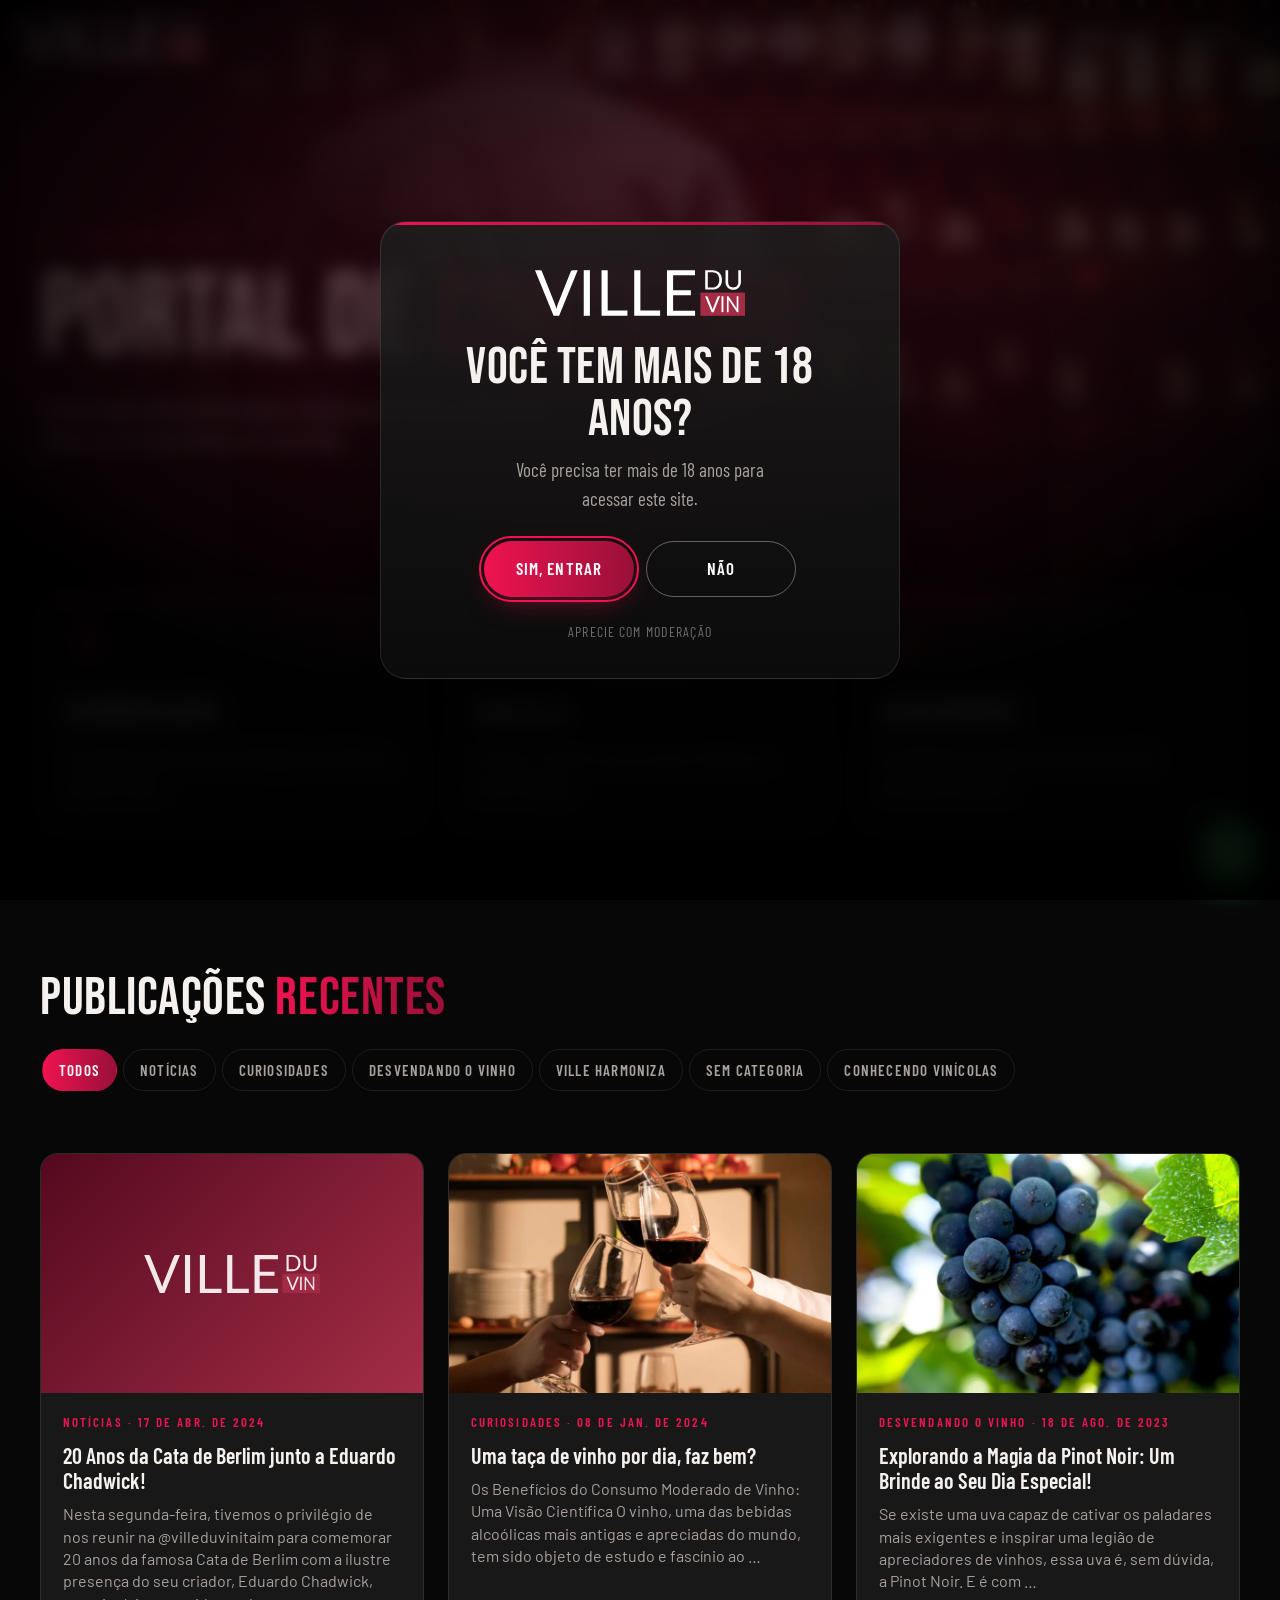
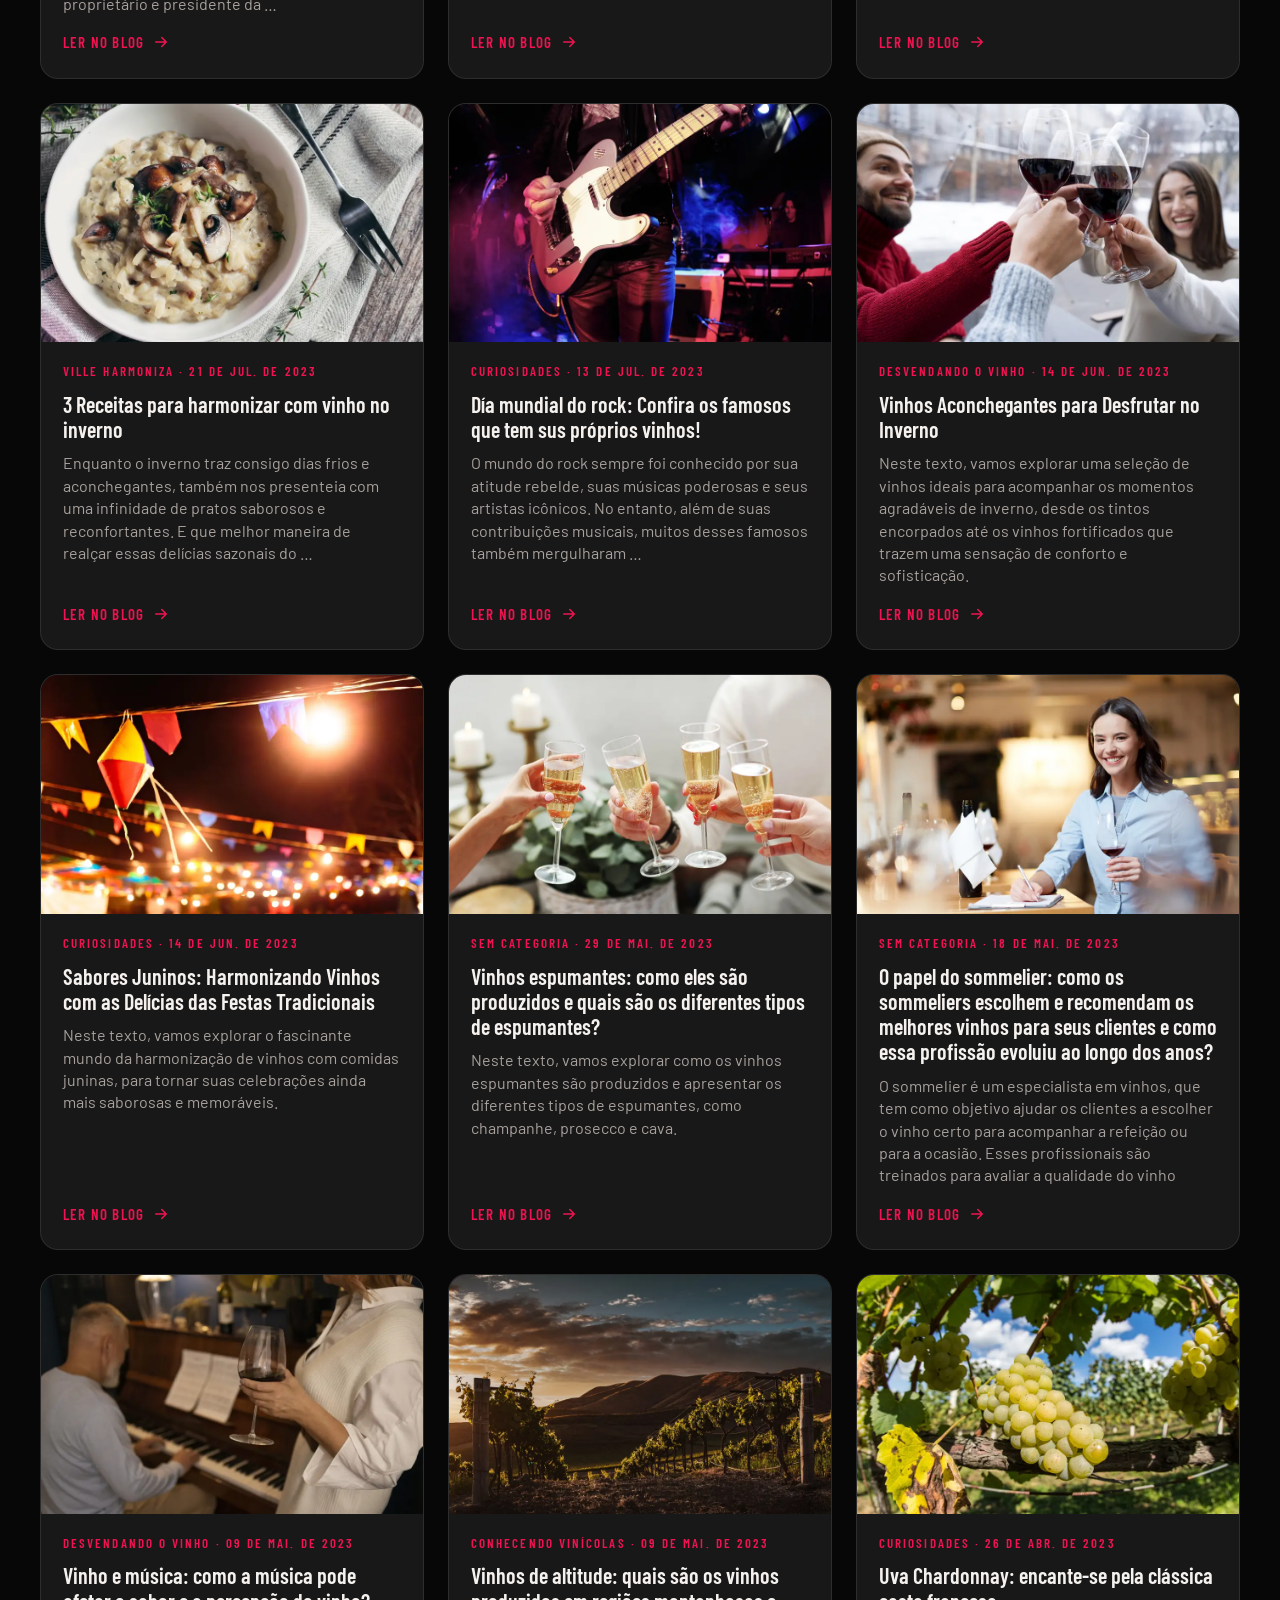
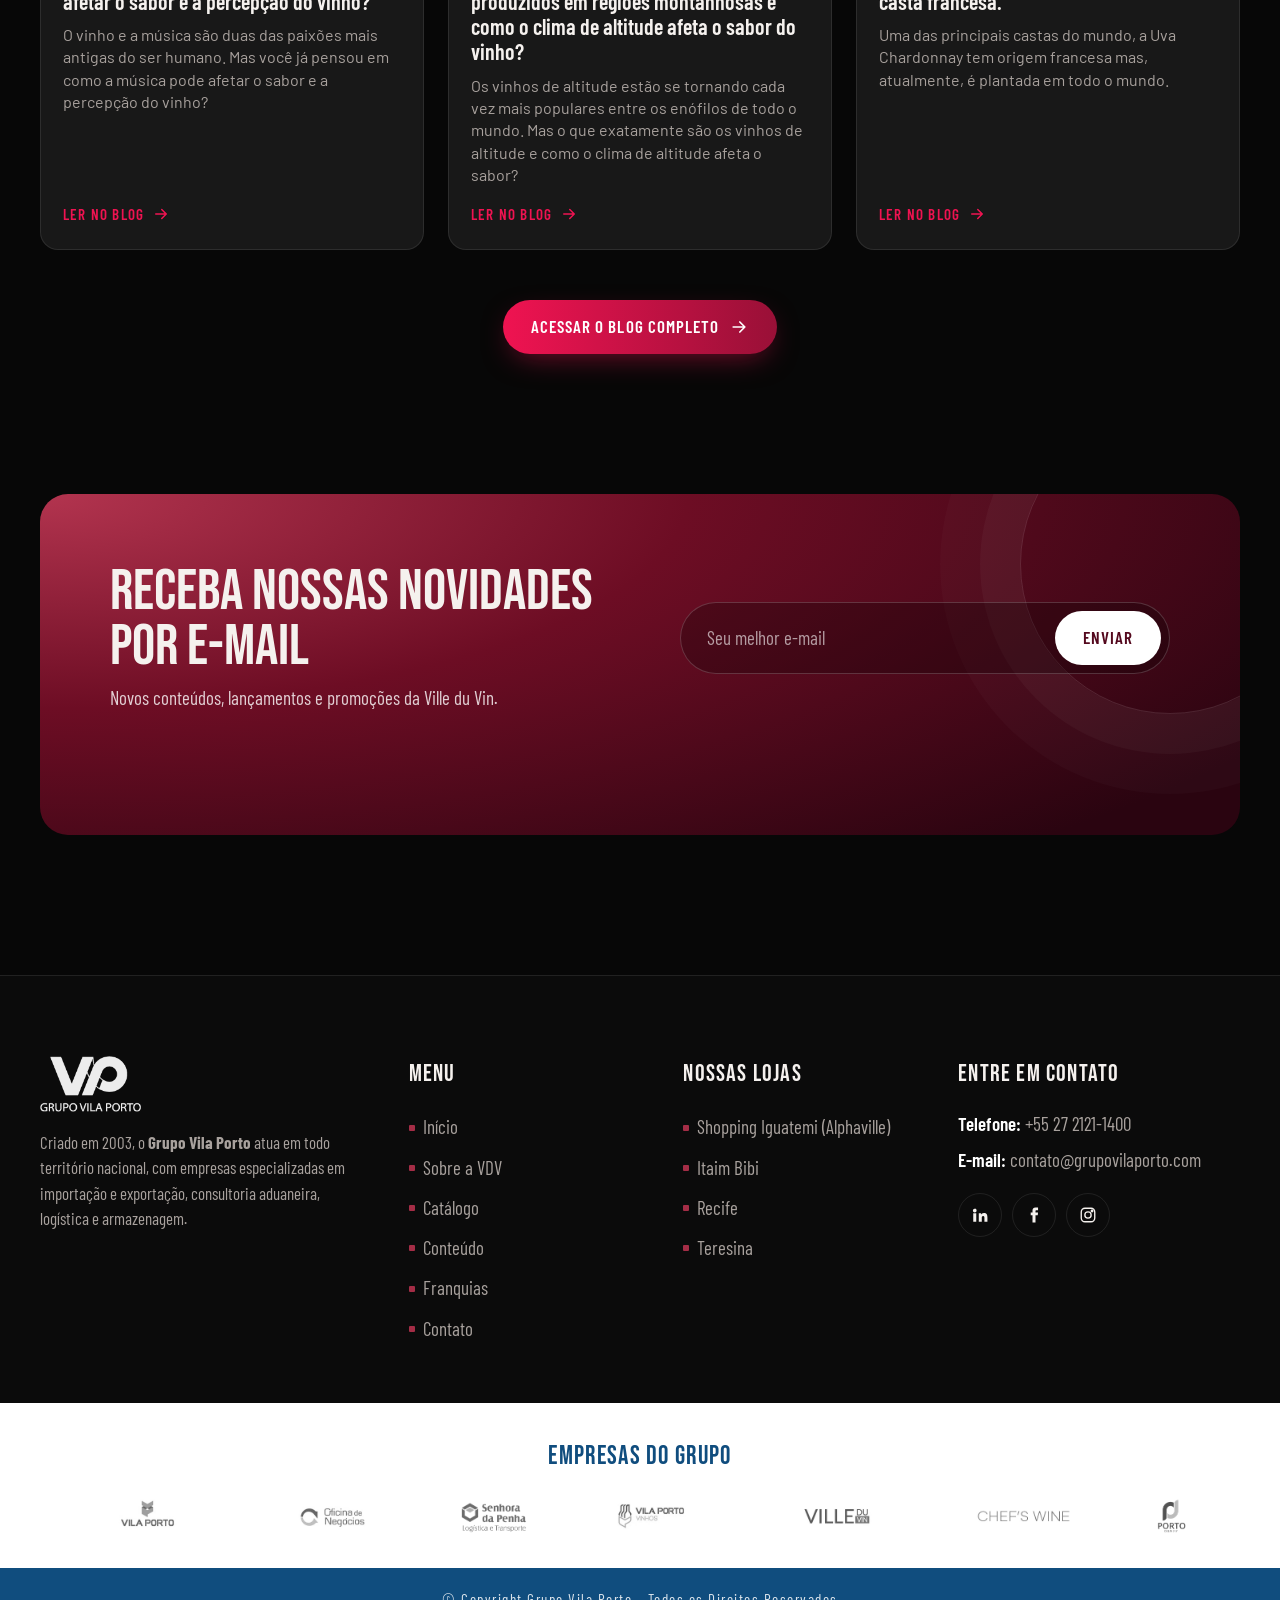
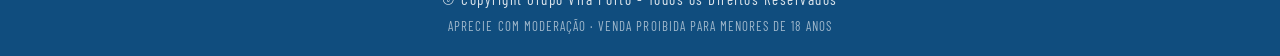
<file: conteudo.html>
<!doctype html>
<html lang="pt-BR">
<head>
<meta charset="utf-8">
<meta name="viewport" content="width=device-width, initial-scale=1, viewport-fit=cover">
<title>Conteúdo · Ville du Vin</title>
<meta name="description" content="Portal de Conteúdo Ville du Vin: harmonização, vinícolas e curiosidades do universo dos vinhos.">
<meta name="theme-color" content="#070707">
<meta property="og:title" content="Conteúdo · Ville du Vin">
<meta property="og:description" content="Portal de Conteúdo Ville du Vin: harmonização, vinícolas e curiosidades do universo dos vinhos.">
<meta property="og:type" content="website">
<meta property="og:image" content="assets/img/lojas/itaim.webp">
<link rel="icon" type="image/png" sizes="32x32" href="assets/img/icons/favicon-32.png">
<link rel="icon" type="image/png" sizes="96x96" href="assets/img/icons/favicon-96.png">
<link rel="apple-touch-icon" href="assets/img/icons/icon-192.png">
<link rel="preconnect" href="https://fonts.googleapis.com">
<link rel="preconnect" href="https://fonts.gstatic.com" crossorigin>
<link href="https://fonts.googleapis.com/css2?family=Barlow+Condensed:ital,wght@0,300;0,400;0,500;0,600;0,700;1,400;1,500;1,600&family=Barlow:wght@400;500&family=Bebas+Neue&display=swap" rel="stylesheet">
<link rel="stylesheet" href="assets/css/style.css">
<script>try{if(Date.now()-(+localStorage.getItem('vdv_age_ok')||0)<864e5)document.documentElement.classList.add('age-ok')}catch(e){}</script>
</head>
<body>
<div class="age-gate" role="dialog" aria-modal="true" aria-labelledby="age-title">
  <div class="age-gate__card">
    <img class="age-gate__logo" src="assets/img/logo.svg" alt="Ville du Vin" width="210" height="46">
    <h2 id="age-title">Você tem mais de 18 anos?</h2>
    <p>Você precisa ter mais de 18 anos para acessar este site.</p>
    <div class="age-gate__btns">
      <button class="btn" type="button" data-age-yes>Sim, entrar</button>
      <a class="btn btn--ghost" href="https://www.abrabe.org.br/responsabilidade-social/autorregulamentacao-publicitaria/">Não</a>
    </div>
    <small>Aprecie com moderação</small>
  </div>
</div>
<header class="site-header">
  <div class="container--wide">
    <a class="brand" href="index.html" aria-label="Ville du Vin — início"><img src="assets/img/logo.svg" alt="Ville du Vin" width="184" height="40"></a>
    <button class="nav-toggle" type="button" aria-label="Abrir menu" aria-expanded="false" aria-controls="nav"><span></span><span></span><span></span></button>
    <nav class="nav" id="nav" aria-label="Menu principal">
      <a href="index.html">Início</a>
      <a href="sobre.html">Sobre a VDV</a>
      <a href="catalogo.html">Catálogo</a>
      <a href="conteudo.html" aria-current="page">Conteúdo</a>
      <a href="franquias.html">Franquias</a>
      <a href="contato.html">Contato</a>
    </nav>
  </div>
</header>

<main>
<section class="page-hero">
  <div class="page-hero__bg" data-parallax="0.15" style="background-image:url('assets/img/banners/adega.webp');background-position:70% center"></div>
  <div class="container">
    <span class="eyebrow reveal">Blog Ville du Vin</span>
    <h1 class="title reveal" style="--d:.08s">Portal de <strong>Conteúdo</strong></h1>
    <p class="lead reveal" style="--d:.16s">Conheça mais sobre harmonização, vinícolas e tudo sobre o universo dos vinhos com os especialistas do nosso blog.</p>
  </div>
</section>

<section class="section" style="padding-top:20px">
  <div class="container">
    <div class="values">
      <div class="value reveal"><svg viewBox="0 0 24 24" fill="none" stroke="currentColor" stroke-width="1.6" stroke-linecap="round" stroke-linejoin="round"><path d="M6 2h6l-.4 4.8a2.6 2.6 0 0 1-5.2 0L6 2Z"/><path d="M9 10v8M6.5 18h5"/><path d="M16 2v7a2 2 0 0 0 2 2v11M20 2v7a2 2 0 0 1-2 2"/></svg><h3>Harmonização</h3><p>As melhores dicas de harmonização com todos os tipos de vinho.</p></div>
      <div class="value reveal" style="--d:.1s"><svg viewBox="0 0 24 24" fill="none" stroke="currentColor" stroke-width="1.6" stroke-linecap="round" stroke-linejoin="round"><path d="M7 3h10c1.5 2.5 2.2 5.5 2.2 9S18.5 18.5 17 21H7c-1.5-2.5-2.2-5.5-2.2-9S5.5 5.5 7 3Z"/><path d="M5.4 8h13.2M5.4 16h13.2M12 3v18"/></svg><h3>Vinícolas</h3><p>Conheça a história das principais vinícolas do nosso catálogo.</p></div>
      <div class="value reveal" style="--d:.2s"><svg viewBox="0 0 24 24" fill="none" stroke="currentColor" stroke-width="1.6" stroke-linecap="round" stroke-linejoin="round"><path d="M9 18h6M10 21h4"/><path d="M12 3a6 6 0 0 0-3.6 10.8c.7.5 1.1 1.3 1.1 2.2h5c0-.9.4-1.7 1.1-2.2A6 6 0 0 0 12 3Z"/></svg><h3>Curiosidades</h3><p>Atualidades do mundo da uva e seus mais derivados assuntos.</p></div>
    </div>
  </div>
</section>

<section class="section section--dark-posts" style="padding-top:0">
  <div class="container">
    <div class="section-head">
      <h2 class="title title--sm reveal" style="margin:0">Publicações <strong>recentes</strong></h2>
      <div class="filters__group" data-blog-filter aria-label="Categorias"></div>
    </div>
    <div class="posts" data-blog-grid></div>
    <div class="center" style="margin-top:50px"><a class="btn" href="https://www.villeduvin.com.br/blog" target="_blank" rel="noopener">Acessar o blog completo <svg viewBox="0 0 24 24" fill="none" stroke="currentColor" stroke-width="2" stroke-linecap="round" stroke-linejoin="round"><path d="M5 12h14M13 6l6 6-6 6"/></svg></a></div>
  </div>
</section>

<section class="section" style="padding-top:0">
  <div class="container">
    <div class="newsletter reveal">
      <div>
        <h2>Receba nossas novidades por e-mail</h2>
        <p>Novos conteúdos, lançamentos e promoções da Ville du Vin.</p>
      </div>
      <form class="nl-form" novalidate>
        <label class="sr-only" for="nl-email">Seu e-mail</label>
        <input id="nl-email" type="email" name="email" placeholder="Seu melhor e-mail" autocomplete="email" required>
        <button class="btn" type="submit">Enviar</button>
      </form>
      <p class="nl-msg" role="status"></p>
    </div>
  </div>
</section>
</main>
<footer class="site-footer">
  <div class="container footer-grid">
    <div class="footer-brand">
      <img src="assets/img/grupo/gvp-branco.webp" alt="Grupo Vila Porto" width="101" height="56" loading="lazy">
      <p>Criado em 2003, o <strong>Grupo Vila Porto</strong> atua em todo território nacional, com empresas especializadas em importação e exportação, consultoria aduaneira, logística e armazenagem.</p>
    </div>
    <div>
      <h3>Menu</h3>
      <ul class="footer-list">
          <li><a href="index.html">Início</a></li>
          <li><a href="sobre.html">Sobre a VDV</a></li>
          <li><a href="catalogo.html">Catálogo</a></li>
          <li><a href="conteudo.html">Conteúdo</a></li>
          <li><a href="franquias.html">Franquias</a></li>
          <li><a href="contato.html">Contato</a></li>
      </ul>
    </div>
    <div>
      <h3>Nossas lojas</h3>
      <ul class="footer-list">
        <li><a href="contato.html#lojas">Shopping Iguatemi (Alphaville)</a></li>
        <li><a href="contato.html#lojas">Itaim Bibi</a></li>
        <li><a href="contato.html#lojas">Recife</a></li>
        <li><a href="contato.html#lojas">Teresina</a></li>
      </ul>
    </div>
    <div class="footer-contact">
      <h3>Entre em contato</h3>
      <p><strong>Telefone:</strong> <a href="tel:+552721211400">+55 27 2121-1400</a></p>
      <p><strong>E-mail:</strong> <a href="mailto:contato@grupovilaporto.com">contato@grupovilaporto.com</a></p>
      <div class="socials">
        <a href="https://www.linkedin.com/in/grupo-vila-porto-oficial-14b3b6199/" target="_blank" rel="noopener" aria-label="LinkedIn"><svg viewBox="0 0 24 24" fill="currentColor"><path d="M4.98 3.5A2.5 2.5 0 1 1 5 8.5a2.5 2.5 0 0 1-.02-5ZM3 9.75h4V21H3V9.75Zm6.5 0h3.8v1.6h.06c.53-1 1.83-2.06 3.77-2.06 4.03 0 4.77 2.65 4.77 6.1V21h-4v-4.9c0-1.17-.02-2.68-1.63-2.68-1.64 0-1.89 1.28-1.89 2.6V21h-4V9.75Z"/></svg></a>
        <a href="https://www.facebook.com/grupovilaporto" target="_blank" rel="noopener" aria-label="Facebook"><svg viewBox="0 0 24 24" fill="currentColor"><path d="M14 8.5V6.8c0-.8.5-1 1-1h2.4V2.1L14.1 2C10.8 2 10 4.4 10 6v2.5H7.6v3.8H10V22h4v-9.7h3l.4-3.8H14Z"/></svg></a>
        <a href="https://www.instagram.com/grupovilaporto/" target="_blank" rel="noopener" aria-label="Instagram"><svg viewBox="0 0 24 24" fill="none" stroke="currentColor" stroke-width="1.8"><rect x="3" y="3" width="18" height="18" rx="5"/><circle cx="12" cy="12" r="4.2"/><circle cx="17.4" cy="6.6" r="1" fill="currentColor"/></svg></a>
      </div>
    </div>
  </div>
  <div class="group-strip">
    <div class="container">
      <h3>Empresas do Grupo</h3>
      <div class="group-logos">
        <a href="http://vilaporto.com/" target="_blank" rel="noopener"><img src="assets/img/grupo/emp-vilaporto.webp" alt="Vila Porto International Business" loading="lazy"></a>
        <a href="http://oficinadenegocios.srv.br/" target="_blank" rel="noopener"><img src="assets/img/grupo/emp-oficina.webp" alt="Oficina de Negócios" loading="lazy"></a>
        <a href="https://www.cdlsenhoradapenha.com.br/" target="_blank" rel="noopener"><img src="assets/img/grupo/emp-cdl.webp" alt="CDL Senhora da Penha" loading="lazy"></a>
        <a href="https://vilaportovinhos.com.br/" target="_blank" rel="noopener"><img src="assets/img/grupo/emp-vpvinhos.webp" alt="Vila Porto Vinhos" loading="lazy"></a>
        <a href="index.html"><img src="assets/img/grupo/emp-vdv.webp" alt="Ville du Vin" loading="lazy"></a>
        <span><img src="assets/img/grupo/emp-chefswine.webp" alt="Chef's Wine" loading="lazy"></span>
        <span><img src="assets/img/grupo/emp-portodelivery.webp" alt="Porto Delivery" loading="lazy"></span>
      </div>
    </div>
  </div>
  <div class="copyright">© Copyright Grupo Vila Porto - Todos os Direitos Reservados<small>Aprecie com moderação · Venda proibida para menores de 18 anos</small></div>
</footer>

<div class="wa-float">
  <div class="wa-float__panel" role="dialog" aria-label="Compre pelo WhatsApp">
    <h4>Compre pelo WhatsApp</h4>
    <p>Escolha a loja e fale direto com a nossa equipe.</p>
    <a href="https://wa.me/5511991178801?text=Ol%C3%A1!%20Vim%20pelo%20site%20da%20Ville%20du%20Vin%20e%20gostaria%20de%20mais%20informa%C3%A7%C3%B5es." target="_blank" rel="noopener"><svg viewBox="0 0 24 24" fill="currentColor"><path d="M19.05 4.91A9.82 9.82 0 0 0 12.04 2C6.58 2 2.13 6.45 2.13 11.91c0 1.75.46 3.45 1.32 4.95L2.05 22l5.25-1.38c1.45.79 3.08 1.21 4.74 1.21 5.46 0 9.91-4.45 9.91-9.91 0-2.65-1.03-5.14-2.9-7.01Zm-7.01 15.24c-1.48 0-2.93-.4-4.2-1.15l-.3-.18-3.12.82.83-3.04-.2-.31a8.26 8.26 0 0 1-1.26-4.38c0-4.54 3.7-8.24 8.24-8.24 2.2 0 4.27.86 5.82 2.42a8.18 8.18 0 0 1 2.41 5.83c.02 4.54-3.68 8.23-8.22 8.23Zm4.52-6.16c-.25-.12-1.47-.72-1.69-.81-.23-.08-.39-.12-.56.12-.17.25-.64.81-.78.97-.14.17-.29.19-.54.06-.25-.12-1.05-.39-1.99-1.23-.74-.66-1.23-1.47-1.38-1.72-.14-.25-.02-.38.11-.51.11-.11.25-.29.37-.43s.17-.25.25-.41c.08-.17.04-.31-.02-.43s-.56-1.34-.76-1.84c-.2-.48-.41-.42-.56-.43h-.48c-.17 0-.43.06-.66.31-.22.25-.86.85-.86 2.07 0 1.22.89 2.4 1.01 2.56.12.17 1.75 2.67 4.23 3.74.59.26 1.05.41 1.41.52.59.19 1.13.16 1.56.1.48-.07 1.47-.6 1.67-1.18.21-.58.21-1.07.14-1.18s-.22-.16-.47-.28Z"/></svg><span><strong>Shopping Iguatemi (Alphaville)</strong><small>(11) 99117-8801</small></span></a>
    <a href="https://wa.me/5511997049531?text=Ol%C3%A1!%20Vim%20pelo%20site%20da%20Ville%20du%20Vin%20e%20gostaria%20de%20mais%20informa%C3%A7%C3%B5es." target="_blank" rel="noopener"><svg viewBox="0 0 24 24" fill="currentColor"><path d="M19.05 4.91A9.82 9.82 0 0 0 12.04 2C6.58 2 2.13 6.45 2.13 11.91c0 1.75.46 3.45 1.32 4.95L2.05 22l5.25-1.38c1.45.79 3.08 1.21 4.74 1.21 5.46 0 9.91-4.45 9.91-9.91 0-2.65-1.03-5.14-2.9-7.01Zm-7.01 15.24c-1.48 0-2.93-.4-4.2-1.15l-.3-.18-3.12.82.83-3.04-.2-.31a8.26 8.26 0 0 1-1.26-4.38c0-4.54 3.7-8.24 8.24-8.24 2.2 0 4.27.86 5.82 2.42a8.18 8.18 0 0 1 2.41 5.83c.02 4.54-3.68 8.23-8.22 8.23Zm4.52-6.16c-.25-.12-1.47-.72-1.69-.81-.23-.08-.39-.12-.56.12-.17.25-.64.81-.78.97-.14.17-.29.19-.54.06-.25-.12-1.05-.39-1.99-1.23-.74-.66-1.23-1.47-1.38-1.72-.14-.25-.02-.38.11-.51.11-.11.25-.29.37-.43s.17-.25.25-.41c.08-.17.04-.31-.02-.43s-.56-1.34-.76-1.84c-.2-.48-.41-.42-.56-.43h-.48c-.17 0-.43.06-.66.31-.22.25-.86.85-.86 2.07 0 1.22.89 2.4 1.01 2.56.12.17 1.75 2.67 4.23 3.74.59.26 1.05.41 1.41.52.59.19 1.13.16 1.56.1.48-.07 1.47-.6 1.67-1.18.21-.58.21-1.07.14-1.18s-.22-.16-.47-.28Z"/></svg><span><strong>Loja Itaim Bibi</strong><small>(11) 99704-9531</small></span></a>
  </div>
  <button class="wa-float__btn" type="button" aria-label="Compre pelo WhatsApp" aria-expanded="false"><svg viewBox="0 0 24 24" fill="currentColor"><path d="M19.05 4.91A9.82 9.82 0 0 0 12.04 2C6.58 2 2.13 6.45 2.13 11.91c0 1.75.46 3.45 1.32 4.95L2.05 22l5.25-1.38c1.45.79 3.08 1.21 4.74 1.21 5.46 0 9.91-4.45 9.91-9.91 0-2.65-1.03-5.14-2.9-7.01Zm-7.01 15.24c-1.48 0-2.93-.4-4.2-1.15l-.3-.18-3.12.82.83-3.04-.2-.31a8.26 8.26 0 0 1-1.26-4.38c0-4.54 3.7-8.24 8.24-8.24 2.2 0 4.27.86 5.82 2.42a8.18 8.18 0 0 1 2.41 5.83c.02 4.54-3.68 8.23-8.22 8.23Zm4.52-6.16c-.25-.12-1.47-.72-1.69-.81-.23-.08-.39-.12-.56.12-.17.25-.64.81-.78.97-.14.17-.29.19-.54.06-.25-.12-1.05-.39-1.99-1.23-.74-.66-1.23-1.47-1.38-1.72-.14-.25-.02-.38.11-.51.11-.11.25-.29.37-.43s.17-.25.25-.41c.08-.17.04-.31-.02-.43s-.56-1.34-.76-1.84c-.2-.48-.41-.42-.56-.43h-.48c-.17 0-.43.06-.66.31-.22.25-.86.85-.86 2.07 0 1.22.89 2.4 1.01 2.56.12.17 1.75 2.67 4.23 3.74.59.26 1.05.41 1.41.52.59.19 1.13.16 1.56.1.48-.07 1.47-.6 1.67-1.18.21-.58.21-1.07.14-1.18s-.22-.16-.47-.28Z"/></svg></button>
</div>

<script src="assets/data/blog.js"></script>
<script src="assets/js/site.js"></script>
</body>
</html>
</file>
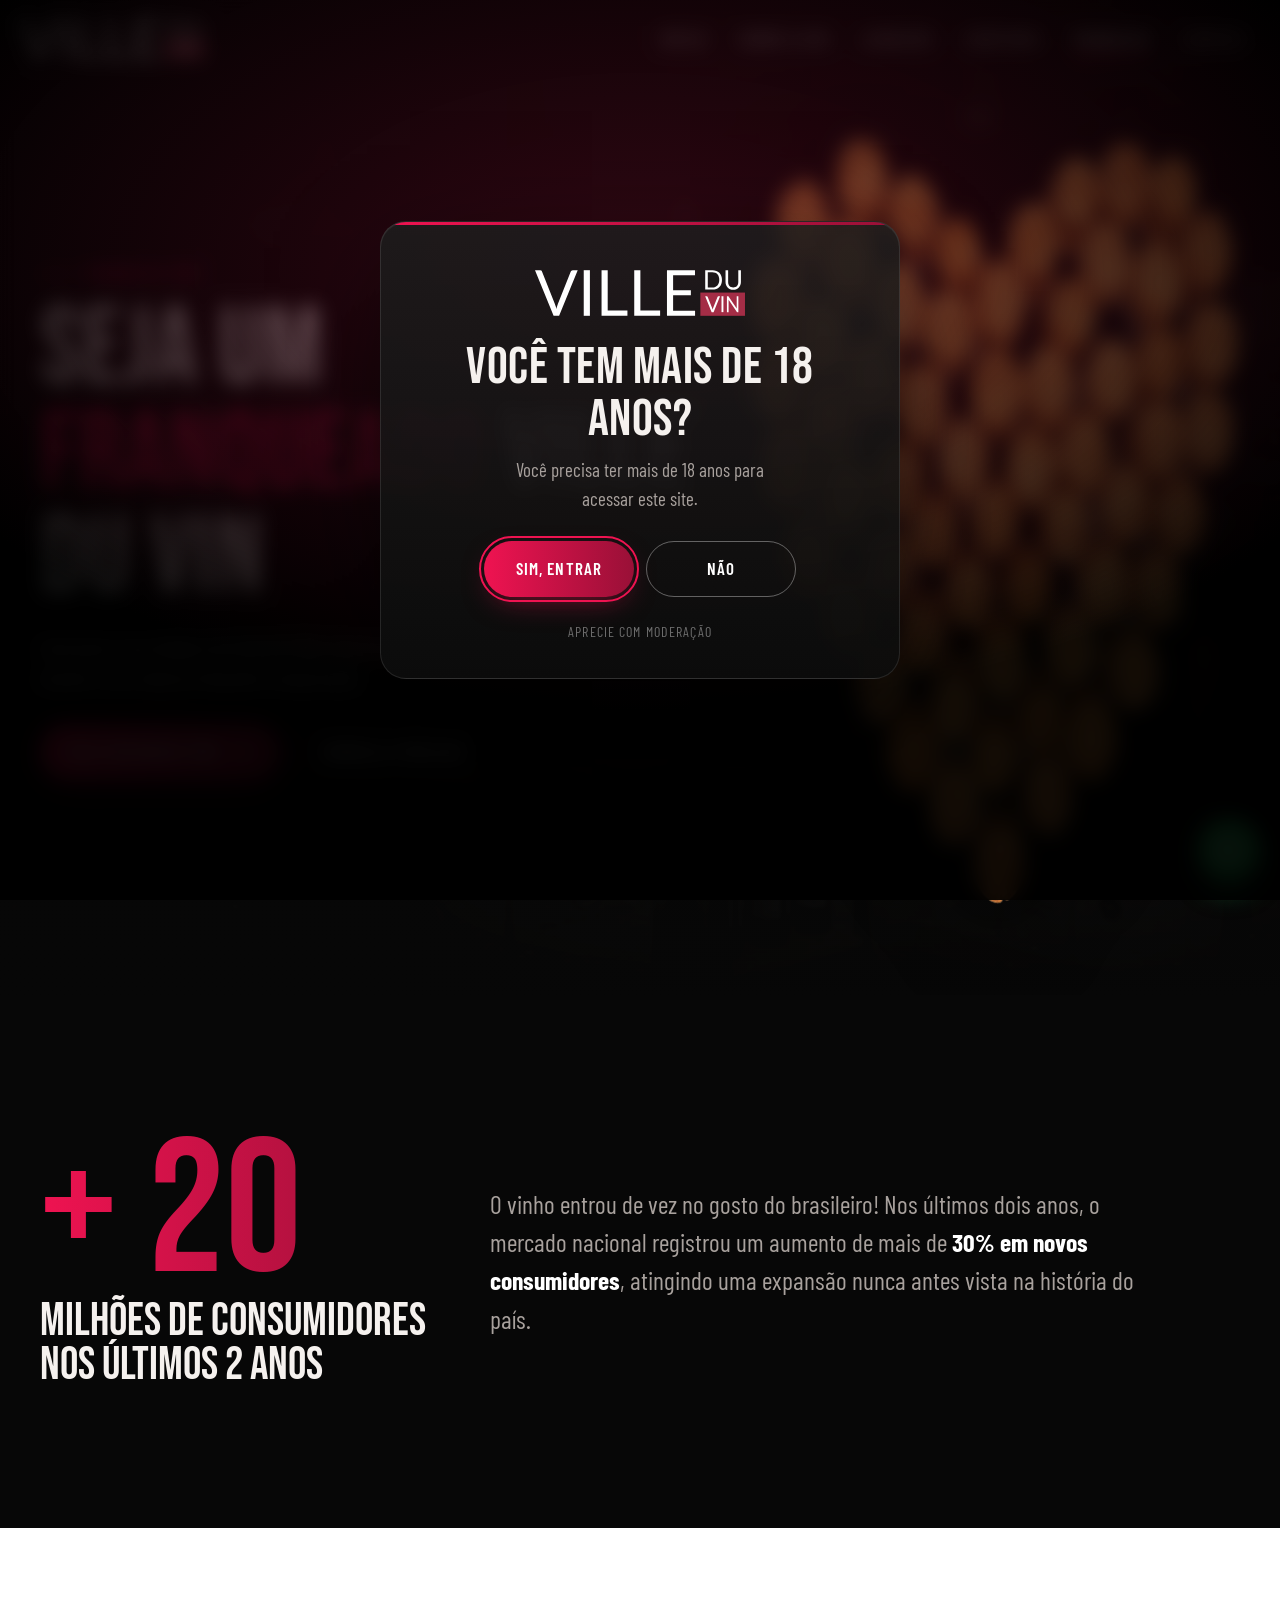
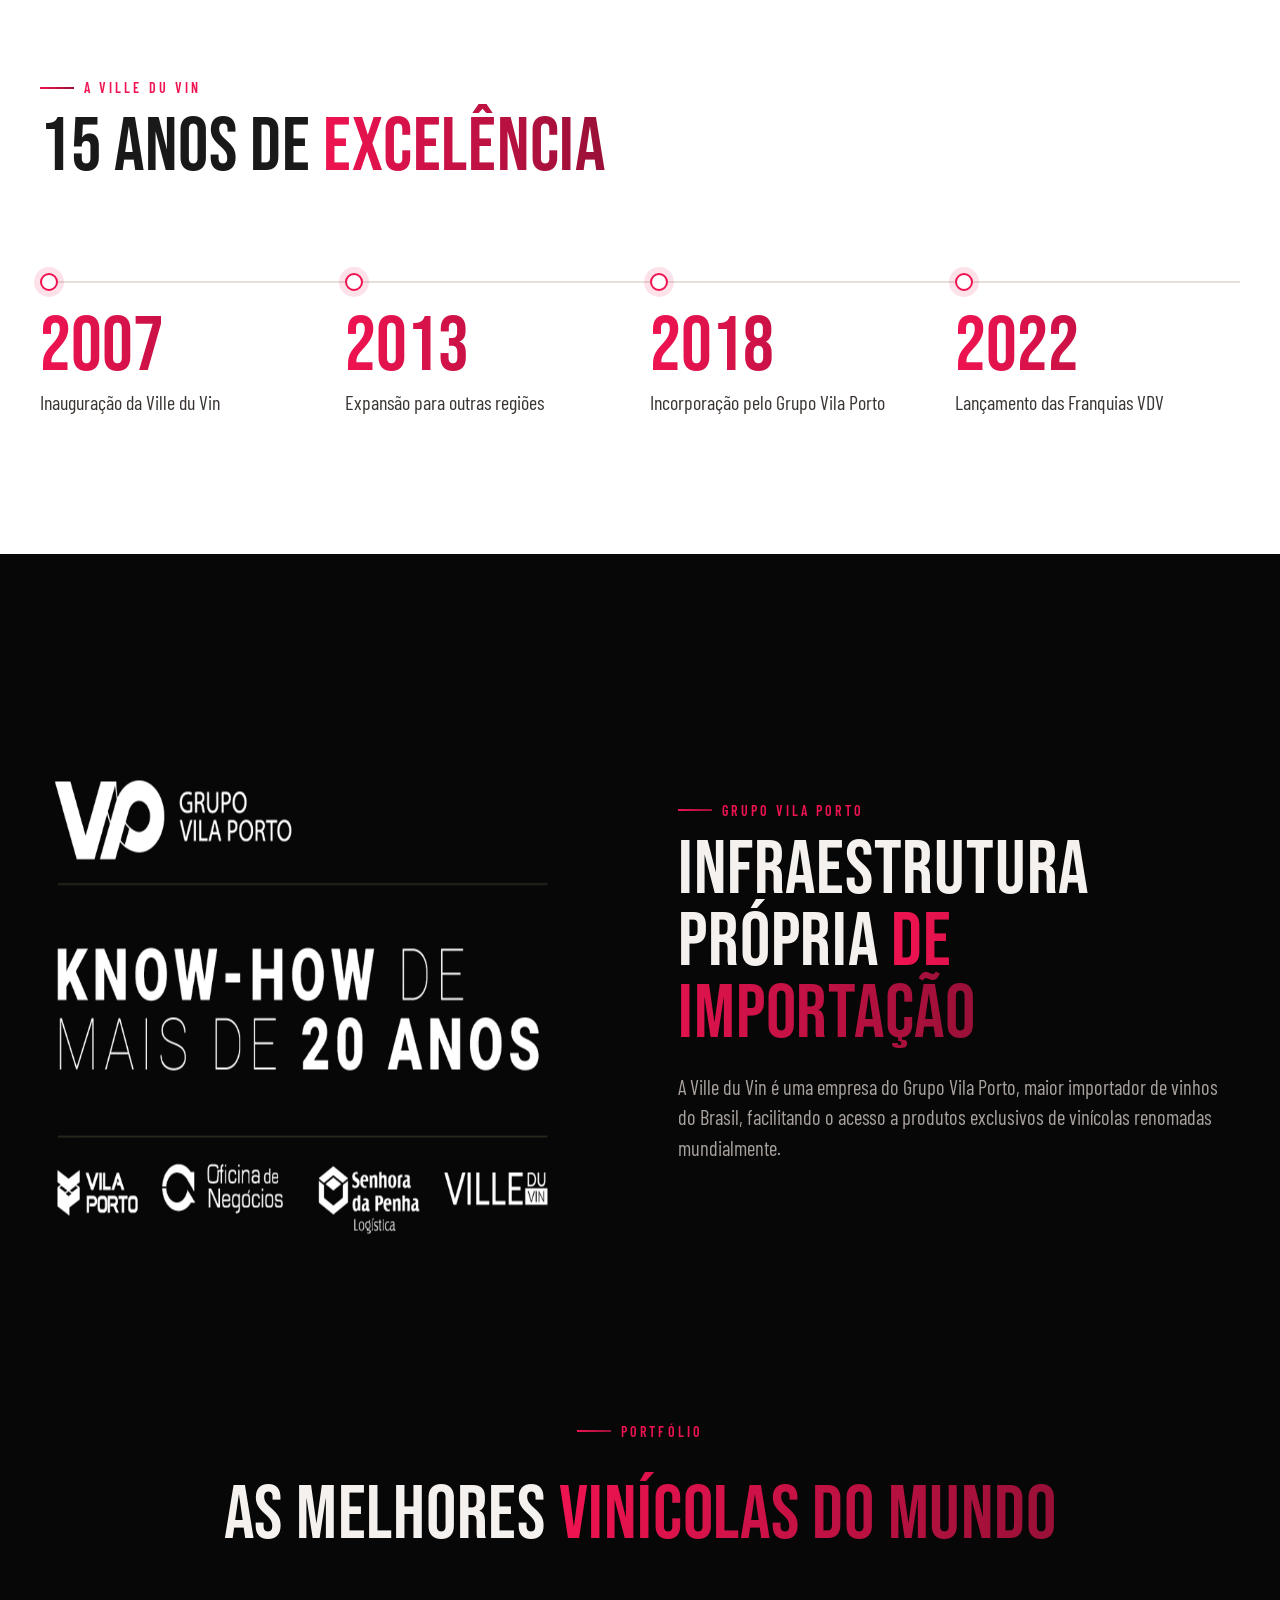
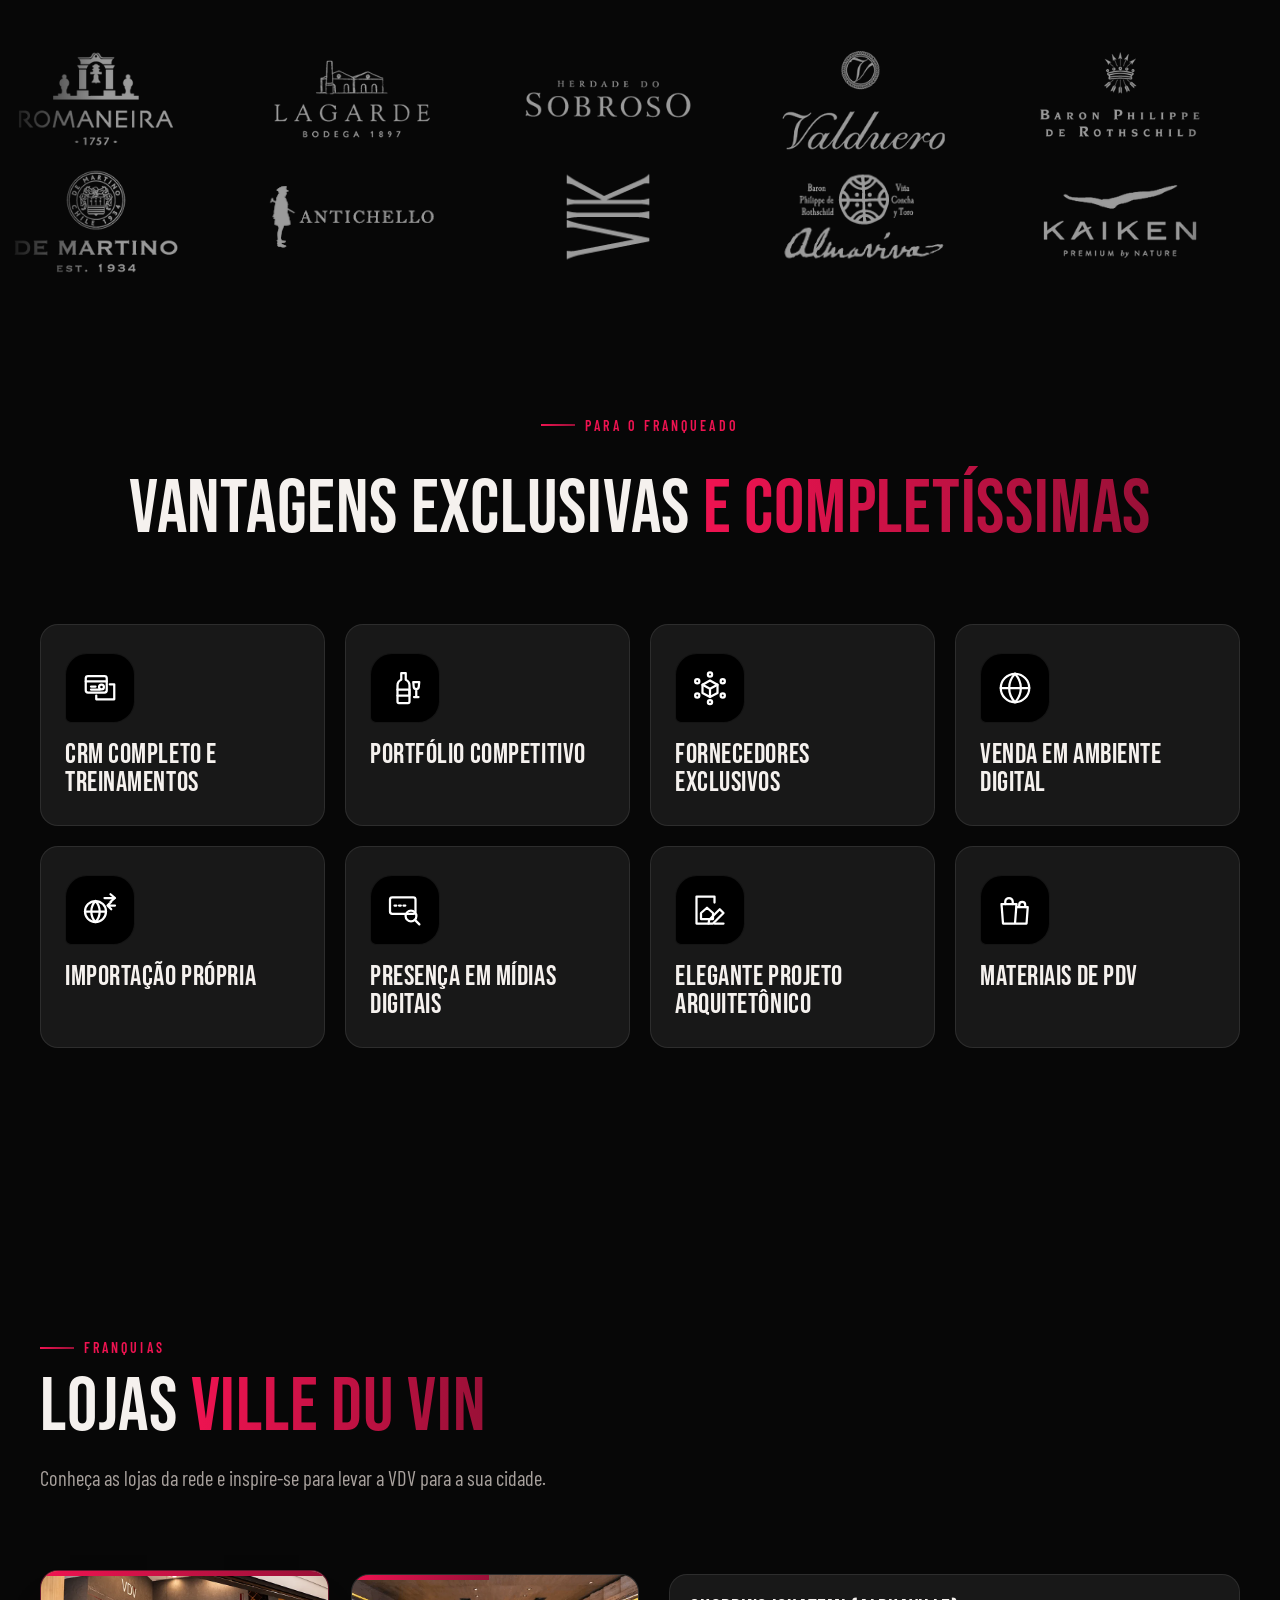
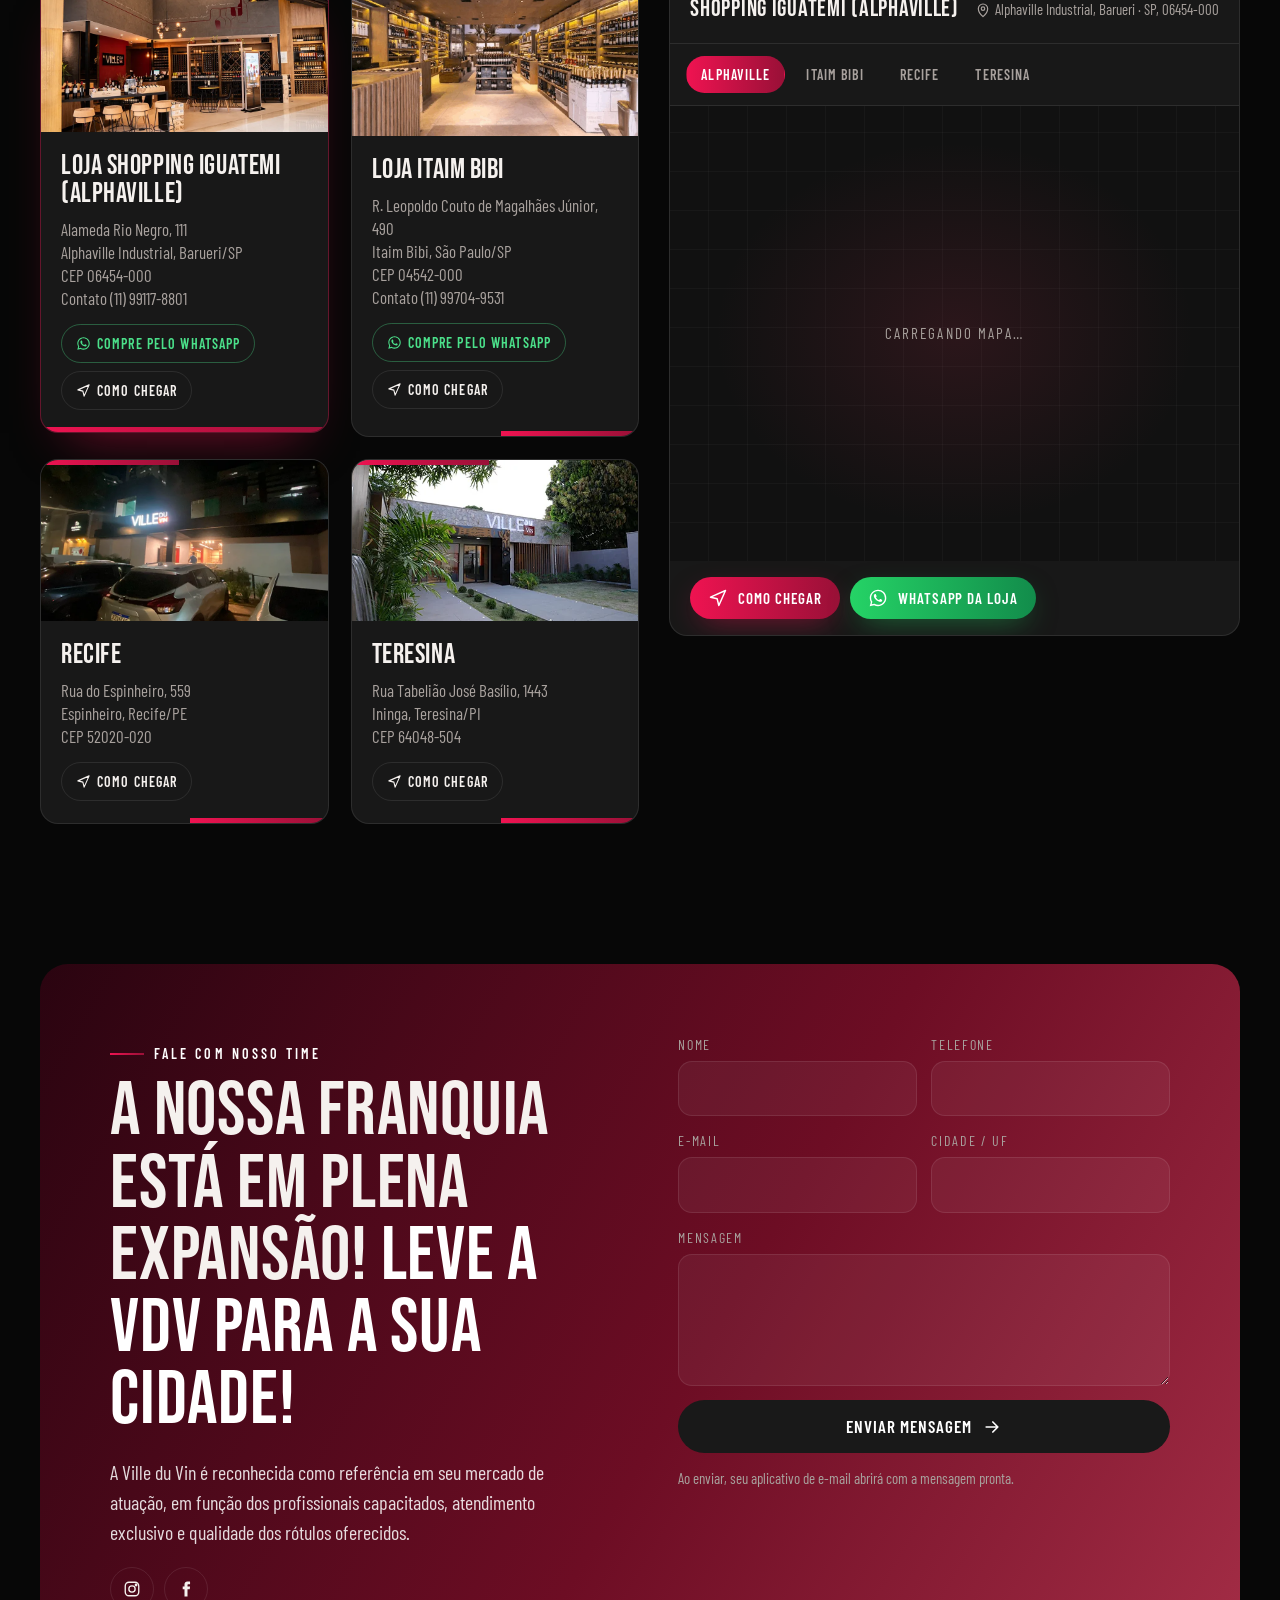
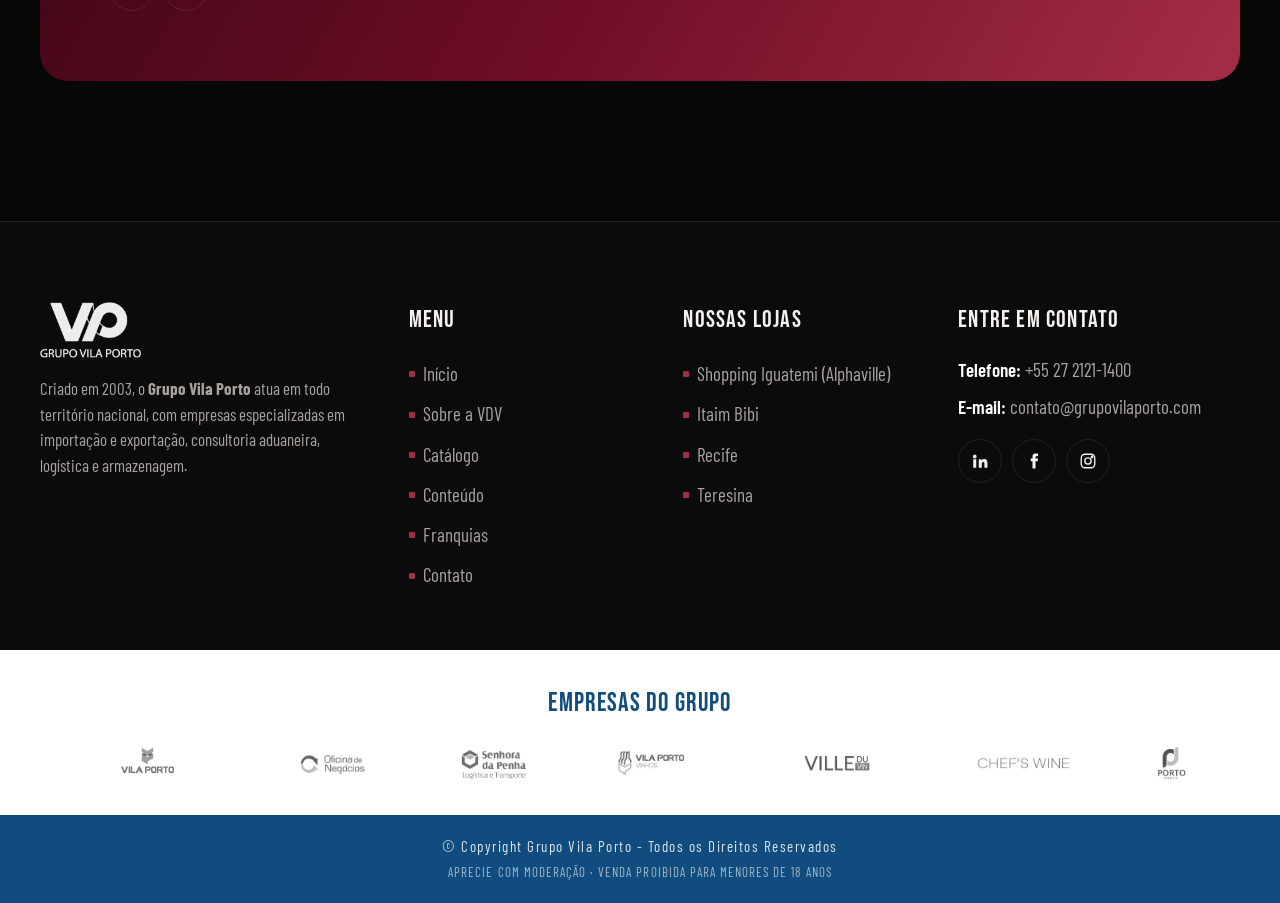
<file: franquias.html>
<!doctype html>
<html lang="pt-BR">
<head>
<meta charset="utf-8">
<meta name="viewport" content="width=device-width, initial-scale=1, viewport-fit=cover">
<title>Franquias · Ville du Vin</title>
<meta name="description" content="Seja um franqueado Ville du Vin: leve para a sua cidade uma loja de vinho com as melhores vinícolas do mundo e com retorno financeiro comprovado.">
<meta name="theme-color" content="#070707">
<meta property="og:title" content="Franquias · Ville du Vin">
<meta property="og:description" content="Seja um franqueado Ville du Vin: leve para a sua cidade uma loja de vinho com as melhores vinícolas do mundo e com retorno financeiro comprovado.">
<meta property="og:type" content="website">
<meta property="og:image" content="assets/img/lojas/itaim.webp">
<link rel="icon" type="image/png" sizes="32x32" href="assets/img/icons/favicon-32.png">
<link rel="icon" type="image/png" sizes="96x96" href="assets/img/icons/favicon-96.png">
<link rel="apple-touch-icon" href="assets/img/icons/icon-192.png">
<link rel="preconnect" href="https://fonts.googleapis.com">
<link rel="preconnect" href="https://fonts.gstatic.com" crossorigin>
<link href="https://fonts.googleapis.com/css2?family=Barlow+Condensed:ital,wght@0,300;0,400;0,500;0,600;0,700;1,400;1,500;1,600&family=Barlow:wght@400;500&family=Bebas+Neue&display=swap" rel="stylesheet">
<link rel="stylesheet" href="assets/css/style.css">
<script>try{if(Date.now()-(+localStorage.getItem('vdv_age_ok')||0)<864e5)document.documentElement.classList.add('age-ok')}catch(e){}</script>
</head>
<body>
<div class="age-gate" role="dialog" aria-modal="true" aria-labelledby="age-title">
  <div class="age-gate__card">
    <img class="age-gate__logo" src="assets/img/logo.svg" alt="Ville du Vin" width="210" height="46">
    <h2 id="age-title">Você tem mais de 18 anos?</h2>
    <p>Você precisa ter mais de 18 anos para acessar este site.</p>
    <div class="age-gate__btns">
      <button class="btn" type="button" data-age-yes>Sim, entrar</button>
      <a class="btn btn--ghost" href="https://www.abrabe.org.br/responsabilidade-social/autorregulamentacao-publicitaria/">Não</a>
    </div>
    <small>Aprecie com moderação</small>
  </div>
</div>
<header class="site-header">
  <div class="container--wide">
    <a class="brand" href="index.html" aria-label="Ville du Vin — início"><img src="assets/img/logo.svg" alt="Ville du Vin" width="184" height="40"></a>
    <button class="nav-toggle" type="button" aria-label="Abrir menu" aria-expanded="false" aria-controls="nav"><span></span><span></span><span></span></button>
    <nav class="nav" id="nav" aria-label="Menu principal">
      <a href="index.html">Início</a>
      <a href="sobre.html">Sobre a VDV</a>
      <a href="catalogo.html">Catálogo</a>
      <a href="conteudo.html">Conteúdo</a>
      <a href="franquias.html" aria-current="page">Franquias</a>
      <a href="contato.html">Contato</a>
    </nav>
  </div>
</header>

<main>
<section class="fr-hero">
  <div class="fr-hero__bg" data-parallax="0.12"></div>
  <div class="container fr-hero__grid">
    <div>
      <span class="eyebrow reveal">Franquias VDV</span>
      <h1 class="title reveal" style="--d:.08s">Seja um <strong>franqueado</strong> Ville du Vin</h1>
      <p class="lead reveal" style="--d:.16s;color:rgba(255,255,255,.85)">Leve para a sua cidade uma loja de vinho com as melhores vinícolas do mundo e com retorno financeiro comprovado.</p>
      <div class="btn-row reveal" style="--d:.24s;margin-top:30px">
        <a class="btn" href="#fale-conosco">Fale com nosso time! <svg viewBox="0 0 24 24" fill="none" stroke="currentColor" stroke-width="2" stroke-linecap="round" stroke-linejoin="round"><path d="M5 12h14M13 6l6 6-6 6"/></svg></a>
        <a class="btn btn--ghost" href="#mercado">Conheça o mercado</a>
      </div>
    </div>
    <div class="fr-hero__img reveal reveal--zoom" style="--d:.2s"><img src="assets/img/franquias/rolhas.webp" alt="Rolhas de vinho formando um coração" width="800" height="797"></div>
  </div>
</section>

<section class="section" id="mercado">
  <div class="container big-number">
    <div class="reveal">
      <strong class="num"><span data-count="20" data-prefix="+ ">+ 20</span></strong>
      <span class="label">milhões de consumidores<br>nos últimos 2 anos</span>
    </div>
    <p class="lead reveal" style="--d:.12s;font-size:clamp(20px,2vw,26px)">O vinho entrou de vez no gosto do brasileiro! Nos últimos dois anos, o mercado nacional registrou um aumento de mais de <strong style="color:#fff">30% em novos consumidores</strong>, atingindo uma expansão nunca antes vista na história do país.</p>
  </div>
</section>

<section class="section section--light">
  <div class="container">
    <div class="section-head">
      <div>
        <span class="eyebrow reveal">A Ville du Vin</span>
        <h2 class="title reveal" style="--d:.08s">15 anos de <strong>excelência</strong></h2>
      </div>
    </div>
    <div class="timeline">
      <span class="timeline__fill"></span>
      <div class="tl-item reveal"><strong>2007</strong><span>Inauguração da Ville du Vin</span></div>
      <div class="tl-item reveal" style="--d:.1s"><strong>2013</strong><span>Expansão para outras regiões</span></div>
      <div class="tl-item reveal" style="--d:.2s"><strong>2018</strong><span>Incorporação pelo Grupo Vila Porto</span></div>
      <div class="tl-item reveal" style="--d:.3s"><strong>2022</strong><span>Lançamento das Franquias VDV</span></div>
    </div>
  </div>
</section>

<section class="section">
  <div class="container split">
    <div class="reveal reveal--left"><img src="assets/img/franquias/grupo.webp" alt="Know-how de mais de 20 anos do Grupo Vila Porto" loading="lazy" width="800" height="587"></div>
    <div>
      <span class="eyebrow reveal">Grupo Vila Porto</span>
      <h2 class="title reveal" style="--d:.08s">Infraestrutura própria <strong>de importação</strong></h2>
      <p class="lead reveal" style="--d:.16s">A Ville du Vin é uma empresa do Grupo Vila Porto, maior importador de vinhos do Brasil, facilitando o acesso a produtos exclusivos de vinícolas renomadas mundialmente.</p>
    </div>
  </div>
</section>

<section class="section" style="padding-top:0">
  <div class="container">
    <div class="section-head section-head--center">
      <span class="eyebrow reveal">Portfólio</span>
      <h2 class="title reveal" style="--d:.08s">As melhores <strong>vinícolas do mundo</strong></h2>
    </div>
  </div>
<div class="marquee marquee--dark"><div class="marquee__track"><div class="marquee__item"><img src="assets/img/vinicolas/romaneira.webp" alt="Quinta da Romaneira" loading="lazy"></div><div class="marquee__item"><img src="assets/img/vinicolas/lagarde.webp" alt="Lagarde" loading="lazy"></div><div class="marquee__item"><img src="assets/img/vinicolas/sobroso.webp" alt="Herdade do Sobroso" loading="lazy"></div><div class="marquee__item"><img src="assets/img/vinicolas/valduero.webp" alt="Valduero" loading="lazy"></div><div class="marquee__item"><img src="assets/img/vinicolas/baron.webp" alt="Baron Philippe de Rothschild" loading="lazy"></div><div class="marquee__item"><img src="assets/img/vinicolas/angelus.webp" alt="Château Angélus" loading="lazy"></div><div class="marquee__item"><img src="assets/img/vinicolas/poggio.webp" alt="Poggio" loading="lazy"></div><div class="marquee__item"><img src="assets/img/vinicolas/ravasqueira.webp" alt="Monte da Ravasqueira" loading="lazy"></div><div class="marquee__item"><img src="assets/img/vinicolas/demartino.webp" alt="De Martino" loading="lazy"></div><div class="marquee__item"><img src="assets/img/vinicolas/antichello.webp" alt="Antichello" loading="lazy"></div><div class="marquee__item"><img src="assets/img/vinicolas/vik.webp" alt="VIK" loading="lazy"></div><div class="marquee__item"><img src="assets/img/vinicolas/almaviva.webp" alt="Almaviva" loading="lazy"></div><div class="marquee__item"><img src="assets/img/vinicolas/kaiken.webp" alt="Kaiken" loading="lazy"></div><div class="marquee__item"><img src="assets/img/vinicolas/concha.webp" alt="Concha y Toro" loading="lazy"></div><div class="marquee__item"><img src="assets/img/vinicolas/mendel.webp" alt="Mendel" loading="lazy"></div><div class="marquee__item"><img src="assets/img/vinicolas/henri.webp" alt="Henri de Venoy" loading="lazy"></div><div class="marquee__item"><img src="assets/img/vinicolas/cuvelier.webp" alt="Cuvelier Los Andes" loading="lazy"></div><div class="marquee__item" aria-hidden="true"><img src="assets/img/vinicolas/romaneira.webp" alt="" loading="lazy"></div><div class="marquee__item" aria-hidden="true"><img src="assets/img/vinicolas/lagarde.webp" alt="" loading="lazy"></div><div class="marquee__item" aria-hidden="true"><img src="assets/img/vinicolas/sobroso.webp" alt="" loading="lazy"></div><div class="marquee__item" aria-hidden="true"><img src="assets/img/vinicolas/valduero.webp" alt="" loading="lazy"></div><div class="marquee__item" aria-hidden="true"><img src="assets/img/vinicolas/baron.webp" alt="" loading="lazy"></div><div class="marquee__item" aria-hidden="true"><img src="assets/img/vinicolas/angelus.webp" alt="" loading="lazy"></div><div class="marquee__item" aria-hidden="true"><img src="assets/img/vinicolas/poggio.webp" alt="" loading="lazy"></div><div class="marquee__item" aria-hidden="true"><img src="assets/img/vinicolas/ravasqueira.webp" alt="" loading="lazy"></div><div class="marquee__item" aria-hidden="true"><img src="assets/img/vinicolas/demartino.webp" alt="" loading="lazy"></div><div class="marquee__item" aria-hidden="true"><img src="assets/img/vinicolas/antichello.webp" alt="" loading="lazy"></div><div class="marquee__item" aria-hidden="true"><img src="assets/img/vinicolas/vik.webp" alt="" loading="lazy"></div><div class="marquee__item" aria-hidden="true"><img src="assets/img/vinicolas/almaviva.webp" alt="" loading="lazy"></div><div class="marquee__item" aria-hidden="true"><img src="assets/img/vinicolas/kaiken.webp" alt="" loading="lazy"></div><div class="marquee__item" aria-hidden="true"><img src="assets/img/vinicolas/concha.webp" alt="" loading="lazy"></div><div class="marquee__item" aria-hidden="true"><img src="assets/img/vinicolas/mendel.webp" alt="" loading="lazy"></div><div class="marquee__item" aria-hidden="true"><img src="assets/img/vinicolas/henri.webp" alt="" loading="lazy"></div><div class="marquee__item" aria-hidden="true"><img src="assets/img/vinicolas/cuvelier.webp" alt="" loading="lazy"></div></div></div>
<div class="marquee marquee--reverse marquee--dark"><div class="marquee__track"><div class="marquee__item"><img src="assets/img/vinicolas/demartino.webp" alt="De Martino" loading="lazy"></div><div class="marquee__item"><img src="assets/img/vinicolas/antichello.webp" alt="Antichello" loading="lazy"></div><div class="marquee__item"><img src="assets/img/vinicolas/vik.webp" alt="VIK" loading="lazy"></div><div class="marquee__item"><img src="assets/img/vinicolas/almaviva.webp" alt="Almaviva" loading="lazy"></div><div class="marquee__item"><img src="assets/img/vinicolas/kaiken.webp" alt="Kaiken" loading="lazy"></div><div class="marquee__item"><img src="assets/img/vinicolas/concha.webp" alt="Concha y Toro" loading="lazy"></div><div class="marquee__item"><img src="assets/img/vinicolas/mendel.webp" alt="Mendel" loading="lazy"></div><div class="marquee__item"><img src="assets/img/vinicolas/henri.webp" alt="Henri de Venoy" loading="lazy"></div><div class="marquee__item"><img src="assets/img/vinicolas/cuvelier.webp" alt="Cuvelier Los Andes" loading="lazy"></div><div class="marquee__item"><img src="assets/img/vinicolas/romaneira.webp" alt="Quinta da Romaneira" loading="lazy"></div><div class="marquee__item"><img src="assets/img/vinicolas/lagarde.webp" alt="Lagarde" loading="lazy"></div><div class="marquee__item"><img src="assets/img/vinicolas/sobroso.webp" alt="Herdade do Sobroso" loading="lazy"></div><div class="marquee__item"><img src="assets/img/vinicolas/valduero.webp" alt="Valduero" loading="lazy"></div><div class="marquee__item"><img src="assets/img/vinicolas/baron.webp" alt="Baron Philippe de Rothschild" loading="lazy"></div><div class="marquee__item"><img src="assets/img/vinicolas/angelus.webp" alt="Château Angélus" loading="lazy"></div><div class="marquee__item"><img src="assets/img/vinicolas/poggio.webp" alt="Poggio" loading="lazy"></div><div class="marquee__item"><img src="assets/img/vinicolas/ravasqueira.webp" alt="Monte da Ravasqueira" loading="lazy"></div><div class="marquee__item" aria-hidden="true"><img src="assets/img/vinicolas/demartino.webp" alt="" loading="lazy"></div><div class="marquee__item" aria-hidden="true"><img src="assets/img/vinicolas/antichello.webp" alt="" loading="lazy"></div><div class="marquee__item" aria-hidden="true"><img src="assets/img/vinicolas/vik.webp" alt="" loading="lazy"></div><div class="marquee__item" aria-hidden="true"><img src="assets/img/vinicolas/almaviva.webp" alt="" loading="lazy"></div><div class="marquee__item" aria-hidden="true"><img src="assets/img/vinicolas/kaiken.webp" alt="" loading="lazy"></div><div class="marquee__item" aria-hidden="true"><img src="assets/img/vinicolas/concha.webp" alt="" loading="lazy"></div><div class="marquee__item" aria-hidden="true"><img src="assets/img/vinicolas/mendel.webp" alt="" loading="lazy"></div><div class="marquee__item" aria-hidden="true"><img src="assets/img/vinicolas/henri.webp" alt="" loading="lazy"></div><div class="marquee__item" aria-hidden="true"><img src="assets/img/vinicolas/cuvelier.webp" alt="" loading="lazy"></div><div class="marquee__item" aria-hidden="true"><img src="assets/img/vinicolas/romaneira.webp" alt="" loading="lazy"></div><div class="marquee__item" aria-hidden="true"><img src="assets/img/vinicolas/lagarde.webp" alt="" loading="lazy"></div><div class="marquee__item" aria-hidden="true"><img src="assets/img/vinicolas/sobroso.webp" alt="" loading="lazy"></div><div class="marquee__item" aria-hidden="true"><img src="assets/img/vinicolas/valduero.webp" alt="" loading="lazy"></div><div class="marquee__item" aria-hidden="true"><img src="assets/img/vinicolas/baron.webp" alt="" loading="lazy"></div><div class="marquee__item" aria-hidden="true"><img src="assets/img/vinicolas/angelus.webp" alt="" loading="lazy"></div><div class="marquee__item" aria-hidden="true"><img src="assets/img/vinicolas/poggio.webp" alt="" loading="lazy"></div><div class="marquee__item" aria-hidden="true"><img src="assets/img/vinicolas/ravasqueira.webp" alt="" loading="lazy"></div></div></div>
</section>

<section class="section" style="padding-top:0">
  <div class="container">
    <div class="section-head section-head--center">
      <span class="eyebrow reveal">Para o franqueado</span>
      <h2 class="title reveal" style="--d:.08s">Vantagens exclusivas <strong>e completíssimas</strong></h2>
    </div>
    <div class="perks">
      <div class="perk reveal" style="--d:0.0s"><div class="perk__icon"><svg viewBox="0 0 24 24" fill="none" stroke="currentColor" stroke-width="1.5" stroke-linecap="round" stroke-linejoin="round"><rect x="2.5" y="4" width="14" height="11" rx="1.5"/><path d="M2.5 7.5h14M6 11h3M6 13h6"/><path d="M18.5 9.5h3v10h-12v-2.5"/><circle cx="13" cy="11.3" r="1.6"/></svg></div><h3>CRM completo e treinamentos</h3></div>
      <div class="perk reveal" style="--d:0.08s"><div class="perk__icon"><svg viewBox="0 0 24 24" fill="none" stroke="currentColor" stroke-width="1.5" stroke-linecap="round" stroke-linejoin="round"><path d="M9.5 2h3v4.5c1.6.7 2.5 2 2.5 3.8V21a1 1 0 0 1-1 1H8a1 1 0 0 1-1-1V10.3c0-1.8.9-3.1 2.5-3.8V2Z"/><path d="M7 13h8v4H7"/><path d="M17.5 8h4l-.3 3a1.7 1.7 0 0 1-3.4 0l-.3-3ZM19.5 13v5M18 18h3"/></svg></div><h3>Portfólio competitivo</h3></div>
      <div class="perk reveal" style="--d:0.16s"><div class="perk__icon"><svg viewBox="0 0 24 24" fill="none" stroke="currentColor" stroke-width="1.5" stroke-linecap="round" stroke-linejoin="round"><path d="m12 7 5 2.8v5.6L12 18l-5-2.6V9.8L12 7Z"/><path d="m7 9.8 5 2.7 5-2.7M12 12.5V18"/><circle cx="12" cy="3" r="1.4"/><circle cx="20.5" cy="7.5" r="1.4"/><circle cx="20.5" cy="17" r="1.4"/><circle cx="12" cy="21.4" r="1.4"/><circle cx="3.5" cy="17" r="1.4"/><circle cx="3.5" cy="7.5" r="1.4"/></svg></div><h3>Fornecedores exclusivos</h3></div>
      <div class="perk reveal" style="--d:0.24s"><div class="perk__icon"><svg viewBox="0 0 24 24" fill="none" stroke="currentColor" stroke-width="1.5" stroke-linecap="round" stroke-linejoin="round"><circle cx="12" cy="12" r="9.5"/><path d="M2.5 12h19M12 2.5c2.6 2.8 3.9 6 3.9 9.5S14.6 18.7 12 21.5M12 2.5C9.4 5.3 8.1 8.5 8.1 12s1.3 6.7 3.9 9.5"/></svg></div><h3>Venda em ambiente digital</h3></div>
      <div class="perk reveal" style="--d:0.0s"><div class="perk__icon"><svg viewBox="0 0 24 24" fill="none" stroke="currentColor" stroke-width="1.5" stroke-linecap="round" stroke-linejoin="round"><circle cx="9" cy="13" r="7"/><path d="M2 13h14M9 6c1.9 2 2.8 4.3 2.8 7S10.9 18 9 20M9 6C7.1 8 6.2 10.3 6.2 13S7.1 18 9 20"/><path d="M15 4h7M19 1.5 22 4l-3 2.5M22 9h-5M19.5 6.5 17 9l2.5 2.5"/></svg></div><h3>Importação própria</h3></div>
      <div class="perk reveal" style="--d:0.08s"><div class="perk__icon"><svg viewBox="0 0 24 24" fill="none" stroke="currentColor" stroke-width="1.5" stroke-linecap="round" stroke-linejoin="round"><rect x="2" y="3.5" width="17" height="11" rx="1.5"/><path d="M5 9h1.2M8 9h1.2M11 9h1.2"/><circle cx="16" cy="16" r="3.6"/><path d="m18.6 18.6 3 3"/></svg></div><h3>Presença em mídias digitais</h3></div>
      <div class="perk reveal" style="--d:0.16s"><div class="perk__icon"><svg viewBox="0 0 24 24" fill="none" stroke="currentColor" stroke-width="1.5" stroke-linecap="round" stroke-linejoin="round"><path d="M3 3h12v4M3 3v18h8"/><path d="M6 14l4-3.5 4 3.5v4H6v-4Z"/><path d="m14 21 7-7-2.5-2.5-7 7L11 21h3Z"/><path d="M15 21h6"/></svg></div><h3>Elegante projeto arquitetônico</h3></div>
      <div class="perk reveal" style="--d:0.24s"><div class="perk__icon"><svg viewBox="0 0 24 24" fill="none" stroke="currentColor" stroke-width="1.5" stroke-linecap="round" stroke-linejoin="round"><path d="M3 8h10l-1 13H4L3 8Z"/><path d="M5.5 8V6.5a2.5 2.5 0 0 1 5 0V8"/><path d="M13 10h7.5l-.8 11H12.6"/><path d="M14.8 10V8.6a2 2 0 0 1 4 0V10"/></svg></div><h3>Materiais de PDV</h3></div>
    </div>
  </div>
</section>

<section class="section" id="lojas">
  <div class="container">
    <div class="section-head">
      <div>
        <span class="eyebrow reveal">Franquias</span>
        <h2 class="title reveal" style="--d:.08s">Lojas <strong>Ville du Vin</strong></h2>
        <p class="lead reveal mt-0" style="--d:.16s">Conheça as lojas da rede e inspire-se para levar a VDV para a sua cidade.</p>
      </div>
    </div>
    <div class="stores-wrap" data-stores>
      <div class="stores">
      <article class="store reveal" style="--d:0.0s" data-store="alphaville" tabindex="0">
        <div class="store__img"><img src="assets/img/lojas/alphaville.webp" alt="Fachada da loja Ville du Vin Alphaville" loading="lazy" decoding="async"></div>
        <div class="store__body">
          <h3 class="store__name">Loja Shopping Iguatemi (Alphaville)</h3>
          <p class="store__addr">Alameda Rio Negro, 111<br>Alphaville Industrial, Barueri/SP<br>CEP 06454-000<br>Contato (11) 99117-8801</p>
          <div class="store__actions">
            <a class="chip-btn chip-btn--wa" href="https://wa.me/5511991178801?text=Ol%C3%A1!%20Vim%20pelo%20site%20da%20Ville%20du%20Vin%20e%20gostaria%20de%20mais%20informa%C3%A7%C3%B5es." target="_blank" rel="noopener"><svg viewBox="0 0 24 24" fill="currentColor"><path d="M19.05 4.91A9.82 9.82 0 0 0 12.04 2C6.58 2 2.13 6.45 2.13 11.91c0 1.75.46 3.45 1.32 4.95L2.05 22l5.25-1.38c1.45.79 3.08 1.21 4.74 1.21 5.46 0 9.91-4.45 9.91-9.91 0-2.65-1.03-5.14-2.9-7.01Zm-7.01 15.24c-1.48 0-2.93-.4-4.2-1.15l-.3-.18-3.12.82.83-3.04-.2-.31a8.26 8.26 0 0 1-1.26-4.38c0-4.54 3.7-8.24 8.24-8.24 2.2 0 4.27.86 5.82 2.42a8.18 8.18 0 0 1 2.41 5.83c.02 4.54-3.68 8.23-8.22 8.23Zm4.52-6.16c-.25-.12-1.47-.72-1.69-.81-.23-.08-.39-.12-.56.12-.17.25-.64.81-.78.97-.14.17-.29.19-.54.06-.25-.12-1.05-.39-1.99-1.23-.74-.66-1.23-1.47-1.38-1.72-.14-.25-.02-.38.11-.51.11-.11.25-.29.37-.43s.17-.25.25-.41c.08-.17.04-.31-.02-.43s-.56-1.34-.76-1.84c-.2-.48-.41-.42-.56-.43h-.48c-.17 0-.43.06-.66.31-.22.25-.86.85-.86 2.07 0 1.22.89 2.4 1.01 2.56.12.17 1.75 2.67 4.23 3.74.59.26 1.05.41 1.41.52.59.19 1.13.16 1.56.1.48-.07 1.47-.6 1.67-1.18.21-.58.21-1.07.14-1.18s-.22-.16-.47-.28Z"/></svg> Compre pelo WhatsApp</a>
            <a class="chip-btn" href="https://www.google.com/maps/dir/?api=1&amp;destination=Shopping%20Iguatemi%20Alphaville%2C%20Alameda%20Rio%20Negro%2C%20111%20-%20Alphaville%20Industrial%2C%20Barueri%20-%20SP%2C%2006454-000" target="_blank" rel="noopener"><svg viewBox="0 0 24 24" fill="none" stroke="currentColor" stroke-width="1.8" stroke-linecap="round" stroke-linejoin="round"><path d="m3 11 18-8-8 18-2-8-8-2Z"/></svg> Como chegar</a>
          </div>
        </div>
      </article>
      <article class="store reveal" style="--d:0.1s" data-store="itaim" tabindex="0">
        <div class="store__img"><img src="assets/img/lojas/itaim.webp" alt="Fachada da loja Ville du Vin Itaim Bibi" loading="lazy" decoding="async"></div>
        <div class="store__body">
          <h3 class="store__name">Loja Itaim Bibi</h3>
          <p class="store__addr">R. Leopoldo Couto de Magalhães Júnior, 490<br>Itaim Bibi, São Paulo/SP<br>CEP 04542-000<br>Contato (11) 99704-9531</p>
          <div class="store__actions">
            <a class="chip-btn chip-btn--wa" href="https://wa.me/5511997049531?text=Ol%C3%A1!%20Vim%20pelo%20site%20da%20Ville%20du%20Vin%20e%20gostaria%20de%20mais%20informa%C3%A7%C3%B5es." target="_blank" rel="noopener"><svg viewBox="0 0 24 24" fill="currentColor"><path d="M19.05 4.91A9.82 9.82 0 0 0 12.04 2C6.58 2 2.13 6.45 2.13 11.91c0 1.75.46 3.45 1.32 4.95L2.05 22l5.25-1.38c1.45.79 3.08 1.21 4.74 1.21 5.46 0 9.91-4.45 9.91-9.91 0-2.65-1.03-5.14-2.9-7.01Zm-7.01 15.24c-1.48 0-2.93-.4-4.2-1.15l-.3-.18-3.12.82.83-3.04-.2-.31a8.26 8.26 0 0 1-1.26-4.38c0-4.54 3.7-8.24 8.24-8.24 2.2 0 4.27.86 5.82 2.42a8.18 8.18 0 0 1 2.41 5.83c.02 4.54-3.68 8.23-8.22 8.23Zm4.52-6.16c-.25-.12-1.47-.72-1.69-.81-.23-.08-.39-.12-.56.12-.17.25-.64.81-.78.97-.14.17-.29.19-.54.06-.25-.12-1.05-.39-1.99-1.23-.74-.66-1.23-1.47-1.38-1.72-.14-.25-.02-.38.11-.51.11-.11.25-.29.37-.43s.17-.25.25-.41c.08-.17.04-.31-.02-.43s-.56-1.34-.76-1.84c-.2-.48-.41-.42-.56-.43h-.48c-.17 0-.43.06-.66.31-.22.25-.86.85-.86 2.07 0 1.22.89 2.4 1.01 2.56.12.17 1.75 2.67 4.23 3.74.59.26 1.05.41 1.41.52.59.19 1.13.16 1.56.1.48-.07 1.47-.6 1.67-1.18.21-.58.21-1.07.14-1.18s-.22-.16-.47-.28Z"/></svg> Compre pelo WhatsApp</a>
            <a class="chip-btn" href="https://www.google.com/maps/dir/?api=1&amp;destination=R.%20Leopoldo%20Couto%20de%20Magalh%C3%A3es%20J%C3%BAnior%2C%20490%20-%20Itaim%20Bibi%2C%20S%C3%A3o%20Paulo%20-%20SP%2C%2004542-000" target="_blank" rel="noopener"><svg viewBox="0 0 24 24" fill="none" stroke="currentColor" stroke-width="1.8" stroke-linecap="round" stroke-linejoin="round"><path d="m3 11 18-8-8 18-2-8-8-2Z"/></svg> Como chegar</a>
          </div>
        </div>
      </article>
      <article class="store reveal" style="--d:0.0s" data-store="recife" tabindex="0">
        <div class="store__img"><img src="assets/img/lojas/recife.webp" alt="Fachada da loja Ville du Vin Recife" loading="lazy" decoding="async"></div>
        <div class="store__body">
          <h3 class="store__name">Recife</h3>
          <p class="store__addr">Rua do Espinheiro, 559<br>Espinheiro, Recife/PE<br>CEP 52020-020</p>
          <div class="store__actions">
            
            <a class="chip-btn" href="https://www.google.com/maps/dir/?api=1&amp;destination=Rua%20do%20Espinheiro%2C%20559%20-%20Espinheiro%2C%20Recife%20-%20PE%2C%2052020-020" target="_blank" rel="noopener"><svg viewBox="0 0 24 24" fill="none" stroke="currentColor" stroke-width="1.8" stroke-linecap="round" stroke-linejoin="round"><path d="m3 11 18-8-8 18-2-8-8-2Z"/></svg> Como chegar</a>
          </div>
        </div>
      </article>
      <article class="store reveal" style="--d:0.1s" data-store="teresina" tabindex="0">
        <div class="store__img"><img src="assets/img/lojas/teresina.webp" alt="Fachada da loja Ville du Vin Teresina" loading="lazy" decoding="async"></div>
        <div class="store__body">
          <h3 class="store__name">Teresina</h3>
          <p class="store__addr">Rua Tabelião José Basílio, 1443<br>Ininga, Teresina/PI<br>CEP 64048-504</p>
          <div class="store__actions">
            
            <a class="chip-btn" href="https://www.google.com/maps/dir/?api=1&amp;destination=Rua%20Tabeli%C3%A3o%20Jos%C3%A9%20Bas%C3%ADlio%2C%201443%20-%20Ininga%2C%20Teresina%20-%20PI%2C%2064048-504" target="_blank" rel="noopener"><svg viewBox="0 0 24 24" fill="none" stroke="currentColor" stroke-width="1.8" stroke-linecap="round" stroke-linejoin="round"><path d="m3 11 18-8-8 18-2-8-8-2Z"/></svg> Como chegar</a>
          </div>
        </div>
      </article>
      </div>
      <aside class="map-card reveal reveal--right" aria-label="Mapa das lojas">
        <div class="map-card__head"><strong data-map-title>Mapa</strong><span><svg width="16" height="16" style="vertical-align:-3px;margin-right:4px" viewBox="0 0 24 24" fill="none" stroke="currentColor" stroke-width="1.8" stroke-linecap="round" stroke-linejoin="round"><path d="M12 22s7-6.2 7-12a7 7 0 1 0-14 0c0 5.8 7 12 7 12Z"/><circle cx="12" cy="10" r="2.6"/></svg><span data-map-addr></span></span></div>
        <div class="map-tabs" role="tablist"><button type="button" role="tab" data-map-tab="alphaville" aria-selected="true">Alphaville</button><button type="button" role="tab" data-map-tab="itaim" aria-selected="false">Itaim Bibi</button><button type="button" role="tab" data-map-tab="recife" aria-selected="false">Recife</button><button type="button" role="tab" data-map-tab="teresina" aria-selected="false">Teresina</button></div>
        <div class="map-frame"><iframe title="Mapa da loja Ville du Vin" loading="lazy" referrerpolicy="no-referrer-when-downgrade" allowfullscreen></iframe></div>
        <div class="map-card__foot">
          <a class="btn btn--sm" data-map-dir href="#" target="_blank" rel="noopener"><svg viewBox="0 0 24 24" fill="none" stroke="currentColor" stroke-width="1.8" stroke-linecap="round" stroke-linejoin="round"><path d="m3 11 18-8-8 18-2-8-8-2Z"/></svg> Como chegar</a>
          <a class="btn btn--wa btn--sm" data-map-wa href="#" target="_blank" rel="noopener"><svg viewBox="0 0 24 24" fill="currentColor"><path d="M19.05 4.91A9.82 9.82 0 0 0 12.04 2C6.58 2 2.13 6.45 2.13 11.91c0 1.75.46 3.45 1.32 4.95L2.05 22l5.25-1.38c1.45.79 3.08 1.21 4.74 1.21 5.46 0 9.91-4.45 9.91-9.91 0-2.65-1.03-5.14-2.9-7.01Zm-7.01 15.24c-1.48 0-2.93-.4-4.2-1.15l-.3-.18-3.12.82.83-3.04-.2-.31a8.26 8.26 0 0 1-1.26-4.38c0-4.54 3.7-8.24 8.24-8.24 2.2 0 4.27.86 5.82 2.42a8.18 8.18 0 0 1 2.41 5.83c.02 4.54-3.68 8.23-8.22 8.23Zm4.52-6.16c-.25-.12-1.47-.72-1.69-.81-.23-.08-.39-.12-.56.12-.17.25-.64.81-.78.97-.14.17-.29.19-.54.06-.25-.12-1.05-.39-1.99-1.23-.74-.66-1.23-1.47-1.38-1.72-.14-.25-.02-.38.11-.51.11-.11.25-.29.37-.43s.17-.25.25-.41c.08-.17.04-.31-.02-.43s-.56-1.34-.76-1.84c-.2-.48-.41-.42-.56-.43h-.48c-.17 0-.43.06-.66.31-.22.25-.86.85-.86 2.07 0 1.22.89 2.4 1.01 2.56.12.17 1.75 2.67 4.23 3.74.59.26 1.05.41 1.41.52.59.19 1.13.16 1.56.1.48-.07 1.47-.6 1.67-1.18.21-.58.21-1.07.14-1.18s-.22-.16-.47-.28Z"/></svg> WhatsApp da loja</a>
        </div>
      </aside>
    </div>
  </div>
</section>


<section class="section" id="fale-conosco" style="padding-top:0">
  <div class="container">
    <div class="cta-band reveal">
      <div class="split" style="align-items:start">
        <div>
          <span class="eyebrow" style="color:#fff">Fale com nosso time</span>
          <h2 class="title" style="margin-top:12px">A nossa franquia está em plena expansão! <span style="color:#fff">Leve a VDV para a sua cidade!</span></h2>
          <p style="color:rgba(255,255,255,.85);font-size:20px">A Ville du Vin é reconhecida como referência em seu mercado de atuação, em função dos profissionais capacitados, atendimento exclusivo e qualidade dos rótulos oferecidos.</p>
          <div class="socials">
            <a href="https://www.instagram.com/villeduvin" target="_blank" rel="noopener" aria-label="Instagram da Ville du Vin"><svg viewBox="0 0 24 24" fill="none" stroke="currentColor" stroke-width="1.8"><rect x="3" y="3" width="18" height="18" rx="5"/><circle cx="12" cy="12" r="4.2"/><circle cx="17.4" cy="6.6" r="1" fill="currentColor"/></svg></a>
            <a href="https://www.facebook.com/villeduvin" target="_blank" rel="noopener" aria-label="Facebook da Ville du Vin"><svg viewBox="0 0 24 24" fill="currentColor"><path d="M14 8.5V6.8c0-.8.5-1 1-1h2.4V2.1L14.1 2C10.8 2 10 4.4 10 6v2.5H7.6v3.8H10V22h4v-9.7h3l.4-3.8H14Z"/></svg></a>
          </div>
        </div>
        <form class="form" data-mailto-form="contato@grupovilaporto.com" data-subject="Quero ser franqueado Ville du Vin">
          <div class="field"><label for="f-nome">Nome</label><input id="f-nome" name="Nome" required autocomplete="name"></div>
          <div class="field"><label for="f-tel">Telefone</label><input id="f-tel" name="Telefone" type="tel" required autocomplete="tel"></div>
          <div class="field"><label for="f-email">E-mail</label><input id="f-email" name="E-mail" type="email" required autocomplete="email"></div>
          <div class="field"><label for="f-cidade">Cidade / UF</label><input id="f-cidade" name="Cidade" required></div>
          <div class="field full"><label for="f-msg">Mensagem</label><textarea id="f-msg" name="Mensagem" rows="4"></textarea></div>
          <button class="btn btn--dark full" type="submit">Enviar mensagem <svg viewBox="0 0 24 24" fill="none" stroke="currentColor" stroke-width="2" stroke-linecap="round" stroke-linejoin="round"><path d="M5 12h14M13 6l6 6-6 6"/></svg></button>
          <p class="form-note">Ao enviar, seu aplicativo de e-mail abrirá com a mensagem pronta.</p>
        </form>
      </div>
    </div>
  </div>
</section>
</main>
<footer class="site-footer">
  <div class="container footer-grid">
    <div class="footer-brand">
      <img src="assets/img/grupo/gvp-branco.webp" alt="Grupo Vila Porto" width="101" height="56" loading="lazy">
      <p>Criado em 2003, o <strong>Grupo Vila Porto</strong> atua em todo território nacional, com empresas especializadas em importação e exportação, consultoria aduaneira, logística e armazenagem.</p>
    </div>
    <div>
      <h3>Menu</h3>
      <ul class="footer-list">
          <li><a href="index.html">Início</a></li>
          <li><a href="sobre.html">Sobre a VDV</a></li>
          <li><a href="catalogo.html">Catálogo</a></li>
          <li><a href="conteudo.html">Conteúdo</a></li>
          <li><a href="franquias.html">Franquias</a></li>
          <li><a href="contato.html">Contato</a></li>
      </ul>
    </div>
    <div>
      <h3>Nossas lojas</h3>
      <ul class="footer-list">
        <li><a href="contato.html#lojas">Shopping Iguatemi (Alphaville)</a></li>
        <li><a href="contato.html#lojas">Itaim Bibi</a></li>
        <li><a href="contato.html#lojas">Recife</a></li>
        <li><a href="contato.html#lojas">Teresina</a></li>
      </ul>
    </div>
    <div class="footer-contact">
      <h3>Entre em contato</h3>
      <p><strong>Telefone:</strong> <a href="tel:+552721211400">+55 27 2121-1400</a></p>
      <p><strong>E-mail:</strong> <a href="mailto:contato@grupovilaporto.com">contato@grupovilaporto.com</a></p>
      <div class="socials">
        <a href="https://www.linkedin.com/in/grupo-vila-porto-oficial-14b3b6199/" target="_blank" rel="noopener" aria-label="LinkedIn"><svg viewBox="0 0 24 24" fill="currentColor"><path d="M4.98 3.5A2.5 2.5 0 1 1 5 8.5a2.5 2.5 0 0 1-.02-5ZM3 9.75h4V21H3V9.75Zm6.5 0h3.8v1.6h.06c.53-1 1.83-2.06 3.77-2.06 4.03 0 4.77 2.65 4.77 6.1V21h-4v-4.9c0-1.17-.02-2.68-1.63-2.68-1.64 0-1.89 1.28-1.89 2.6V21h-4V9.75Z"/></svg></a>
        <a href="https://www.facebook.com/grupovilaporto" target="_blank" rel="noopener" aria-label="Facebook"><svg viewBox="0 0 24 24" fill="currentColor"><path d="M14 8.5V6.8c0-.8.5-1 1-1h2.4V2.1L14.1 2C10.8 2 10 4.4 10 6v2.5H7.6v3.8H10V22h4v-9.7h3l.4-3.8H14Z"/></svg></a>
        <a href="https://www.instagram.com/grupovilaporto/" target="_blank" rel="noopener" aria-label="Instagram"><svg viewBox="0 0 24 24" fill="none" stroke="currentColor" stroke-width="1.8"><rect x="3" y="3" width="18" height="18" rx="5"/><circle cx="12" cy="12" r="4.2"/><circle cx="17.4" cy="6.6" r="1" fill="currentColor"/></svg></a>
      </div>
    </div>
  </div>
  <div class="group-strip">
    <div class="container">
      <h3>Empresas do Grupo</h3>
      <div class="group-logos">
        <a href="http://vilaporto.com/" target="_blank" rel="noopener"><img src="assets/img/grupo/emp-vilaporto.webp" alt="Vila Porto International Business" loading="lazy"></a>
        <a href="http://oficinadenegocios.srv.br/" target="_blank" rel="noopener"><img src="assets/img/grupo/emp-oficina.webp" alt="Oficina de Negócios" loading="lazy"></a>
        <a href="https://www.cdlsenhoradapenha.com.br/" target="_blank" rel="noopener"><img src="assets/img/grupo/emp-cdl.webp" alt="CDL Senhora da Penha" loading="lazy"></a>
        <a href="https://vilaportovinhos.com.br/" target="_blank" rel="noopener"><img src="assets/img/grupo/emp-vpvinhos.webp" alt="Vila Porto Vinhos" loading="lazy"></a>
        <a href="index.html"><img src="assets/img/grupo/emp-vdv.webp" alt="Ville du Vin" loading="lazy"></a>
        <span><img src="assets/img/grupo/emp-chefswine.webp" alt="Chef's Wine" loading="lazy"></span>
        <span><img src="assets/img/grupo/emp-portodelivery.webp" alt="Porto Delivery" loading="lazy"></span>
      </div>
    </div>
  </div>
  <div class="copyright">© Copyright Grupo Vila Porto - Todos os Direitos Reservados<small>Aprecie com moderação · Venda proibida para menores de 18 anos</small></div>
</footer>

<div class="wa-float">
  <div class="wa-float__panel" role="dialog" aria-label="Compre pelo WhatsApp">
    <h4>Compre pelo WhatsApp</h4>
    <p>Escolha a loja e fale direto com a nossa equipe.</p>
    <a href="https://wa.me/5511991178801?text=Ol%C3%A1!%20Vim%20pelo%20site%20da%20Ville%20du%20Vin%20e%20gostaria%20de%20mais%20informa%C3%A7%C3%B5es." target="_blank" rel="noopener"><svg viewBox="0 0 24 24" fill="currentColor"><path d="M19.05 4.91A9.82 9.82 0 0 0 12.04 2C6.58 2 2.13 6.45 2.13 11.91c0 1.75.46 3.45 1.32 4.95L2.05 22l5.25-1.38c1.45.79 3.08 1.21 4.74 1.21 5.46 0 9.91-4.45 9.91-9.91 0-2.65-1.03-5.14-2.9-7.01Zm-7.01 15.24c-1.48 0-2.93-.4-4.2-1.15l-.3-.18-3.12.82.83-3.04-.2-.31a8.26 8.26 0 0 1-1.26-4.38c0-4.54 3.7-8.24 8.24-8.24 2.2 0 4.27.86 5.82 2.42a8.18 8.18 0 0 1 2.41 5.83c.02 4.54-3.68 8.23-8.22 8.23Zm4.52-6.16c-.25-.12-1.47-.72-1.69-.81-.23-.08-.39-.12-.56.12-.17.25-.64.81-.78.97-.14.17-.29.19-.54.06-.25-.12-1.05-.39-1.99-1.23-.74-.66-1.23-1.47-1.38-1.72-.14-.25-.02-.38.11-.51.11-.11.25-.29.37-.43s.17-.25.25-.41c.08-.17.04-.31-.02-.43s-.56-1.34-.76-1.84c-.2-.48-.41-.42-.56-.43h-.48c-.17 0-.43.06-.66.31-.22.25-.86.85-.86 2.07 0 1.22.89 2.4 1.01 2.56.12.17 1.75 2.67 4.23 3.74.59.26 1.05.41 1.41.52.59.19 1.13.16 1.56.1.48-.07 1.47-.6 1.67-1.18.21-.58.21-1.07.14-1.18s-.22-.16-.47-.28Z"/></svg><span><strong>Shopping Iguatemi (Alphaville)</strong><small>(11) 99117-8801</small></span></a>
    <a href="https://wa.me/5511997049531?text=Ol%C3%A1!%20Vim%20pelo%20site%20da%20Ville%20du%20Vin%20e%20gostaria%20de%20mais%20informa%C3%A7%C3%B5es." target="_blank" rel="noopener"><svg viewBox="0 0 24 24" fill="currentColor"><path d="M19.05 4.91A9.82 9.82 0 0 0 12.04 2C6.58 2 2.13 6.45 2.13 11.91c0 1.75.46 3.45 1.32 4.95L2.05 22l5.25-1.38c1.45.79 3.08 1.21 4.74 1.21 5.46 0 9.91-4.45 9.91-9.91 0-2.65-1.03-5.14-2.9-7.01Zm-7.01 15.24c-1.48 0-2.93-.4-4.2-1.15l-.3-.18-3.12.82.83-3.04-.2-.31a8.26 8.26 0 0 1-1.26-4.38c0-4.54 3.7-8.24 8.24-8.24 2.2 0 4.27.86 5.82 2.42a8.18 8.18 0 0 1 2.41 5.83c.02 4.54-3.68 8.23-8.22 8.23Zm4.52-6.16c-.25-.12-1.47-.72-1.69-.81-.23-.08-.39-.12-.56.12-.17.25-.64.81-.78.97-.14.17-.29.19-.54.06-.25-.12-1.05-.39-1.99-1.23-.74-.66-1.23-1.47-1.38-1.72-.14-.25-.02-.38.11-.51.11-.11.25-.29.37-.43s.17-.25.25-.41c.08-.17.04-.31-.02-.43s-.56-1.34-.76-1.84c-.2-.48-.41-.42-.56-.43h-.48c-.17 0-.43.06-.66.31-.22.25-.86.85-.86 2.07 0 1.22.89 2.4 1.01 2.56.12.17 1.75 2.67 4.23 3.74.59.26 1.05.41 1.41.52.59.19 1.13.16 1.56.1.48-.07 1.47-.6 1.67-1.18.21-.58.21-1.07.14-1.18s-.22-.16-.47-.28Z"/></svg><span><strong>Loja Itaim Bibi</strong><small>(11) 99704-9531</small></span></a>
  </div>
  <button class="wa-float__btn" type="button" aria-label="Compre pelo WhatsApp" aria-expanded="false"><svg viewBox="0 0 24 24" fill="currentColor"><path d="M19.05 4.91A9.82 9.82 0 0 0 12.04 2C6.58 2 2.13 6.45 2.13 11.91c0 1.75.46 3.45 1.32 4.95L2.05 22l5.25-1.38c1.45.79 3.08 1.21 4.74 1.21 5.46 0 9.91-4.45 9.91-9.91 0-2.65-1.03-5.14-2.9-7.01Zm-7.01 15.24c-1.48 0-2.93-.4-4.2-1.15l-.3-.18-3.12.82.83-3.04-.2-.31a8.26 8.26 0 0 1-1.26-4.38c0-4.54 3.7-8.24 8.24-8.24 2.2 0 4.27.86 5.82 2.42a8.18 8.18 0 0 1 2.41 5.83c.02 4.54-3.68 8.23-8.22 8.23Zm4.52-6.16c-.25-.12-1.47-.72-1.69-.81-.23-.08-.39-.12-.56.12-.17.25-.64.81-.78.97-.14.17-.29.19-.54.06-.25-.12-1.05-.39-1.99-1.23-.74-.66-1.23-1.47-1.38-1.72-.14-.25-.02-.38.11-.51.11-.11.25-.29.37-.43s.17-.25.25-.41c.08-.17.04-.31-.02-.43s-.56-1.34-.76-1.84c-.2-.48-.41-.42-.56-.43h-.48c-.17 0-.43.06-.66.31-.22.25-.86.85-.86 2.07 0 1.22.89 2.4 1.01 2.56.12.17 1.75 2.67 4.23 3.74.59.26 1.05.41 1.41.52.59.19 1.13.16 1.56.1.48-.07 1.47-.6 1.67-1.18.21-.58.21-1.07.14-1.18s-.22-.16-.47-.28Z"/></svg></button>
</div>

<script src="assets/js/site.js"></script>
</body>
</html>
</file>
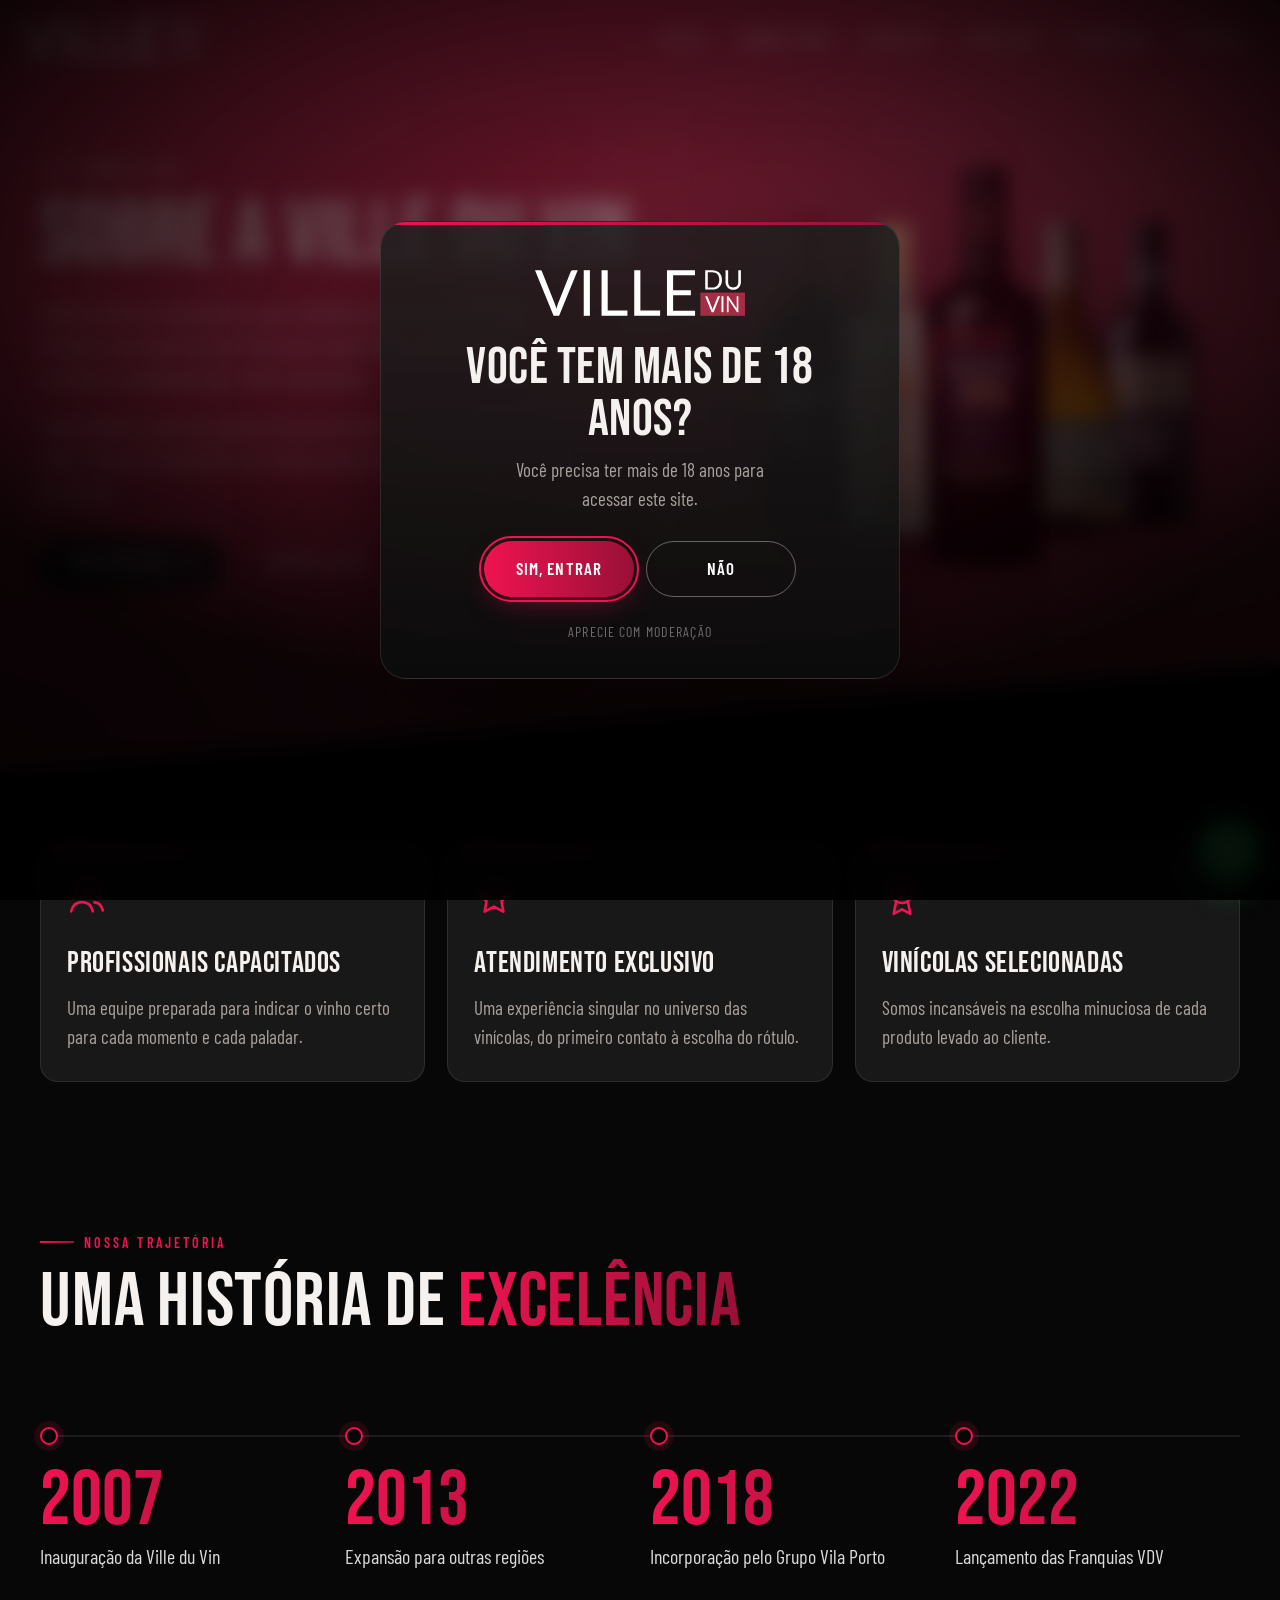
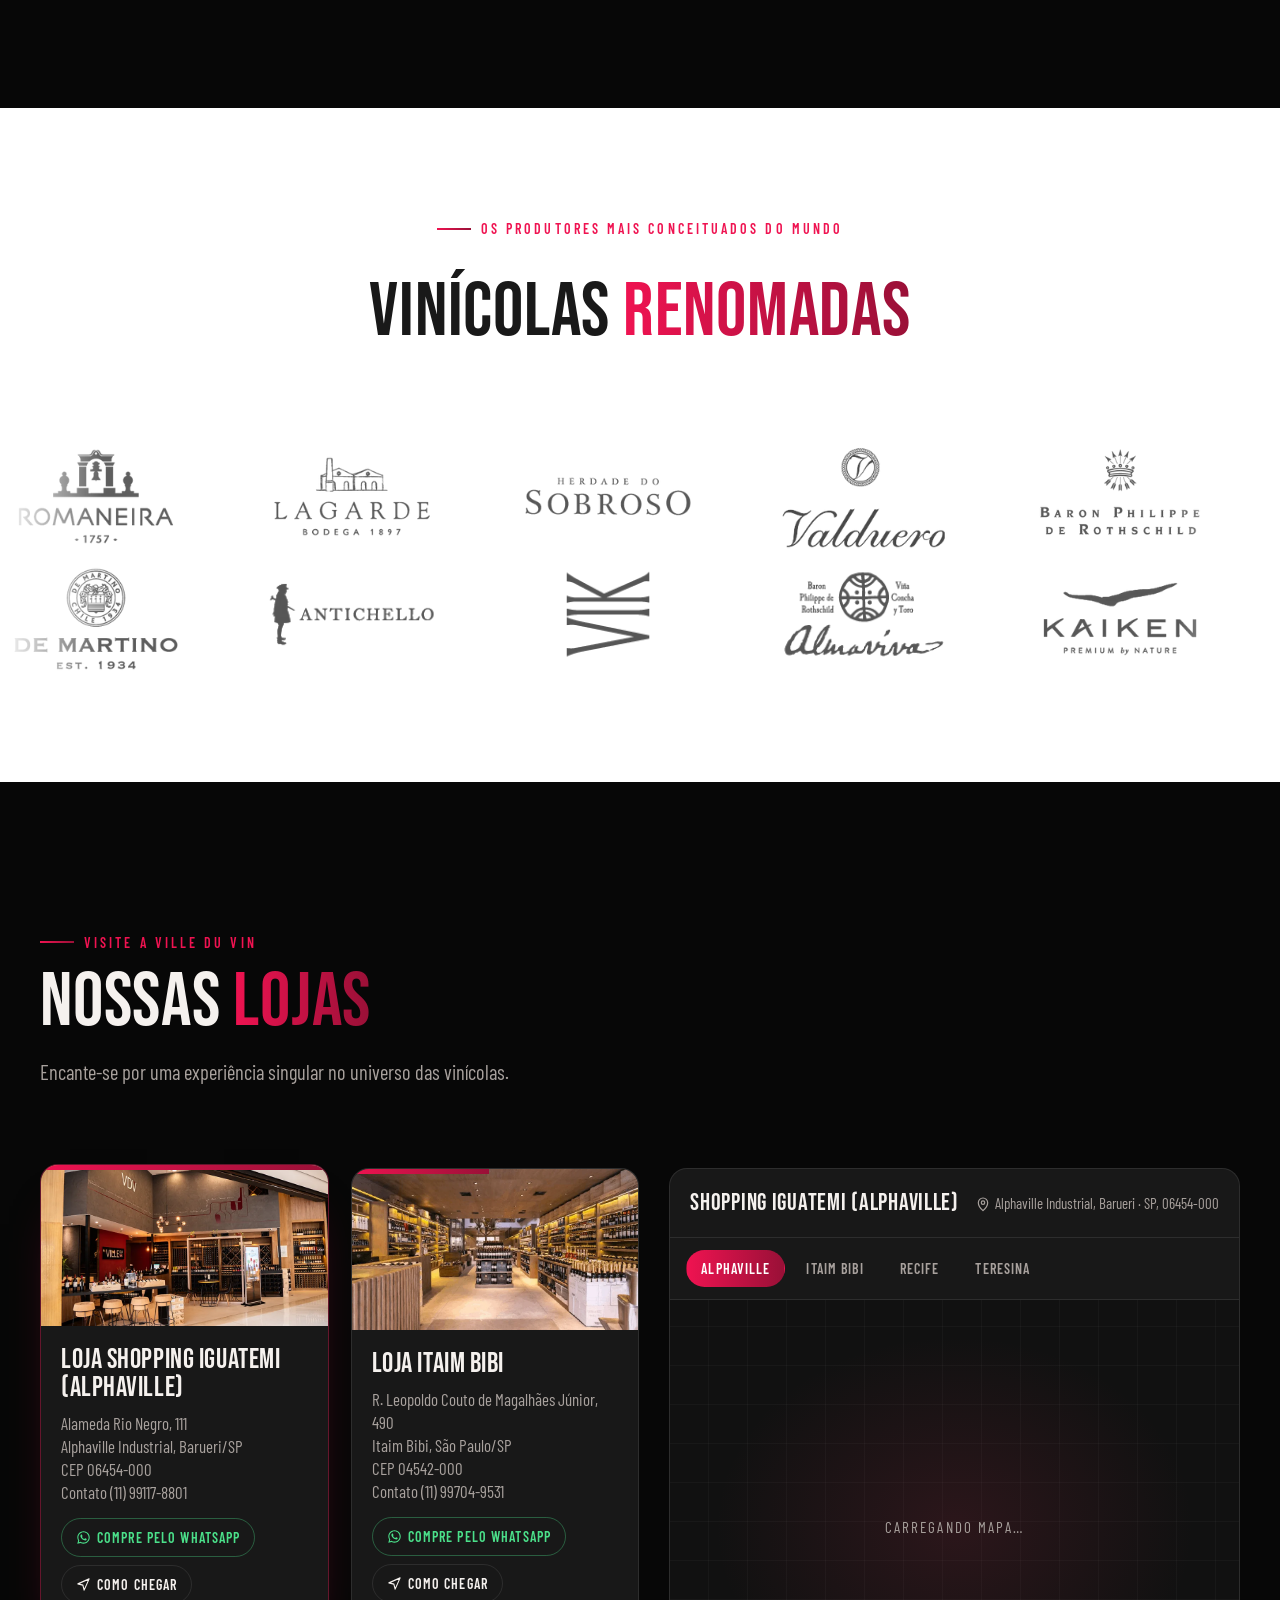
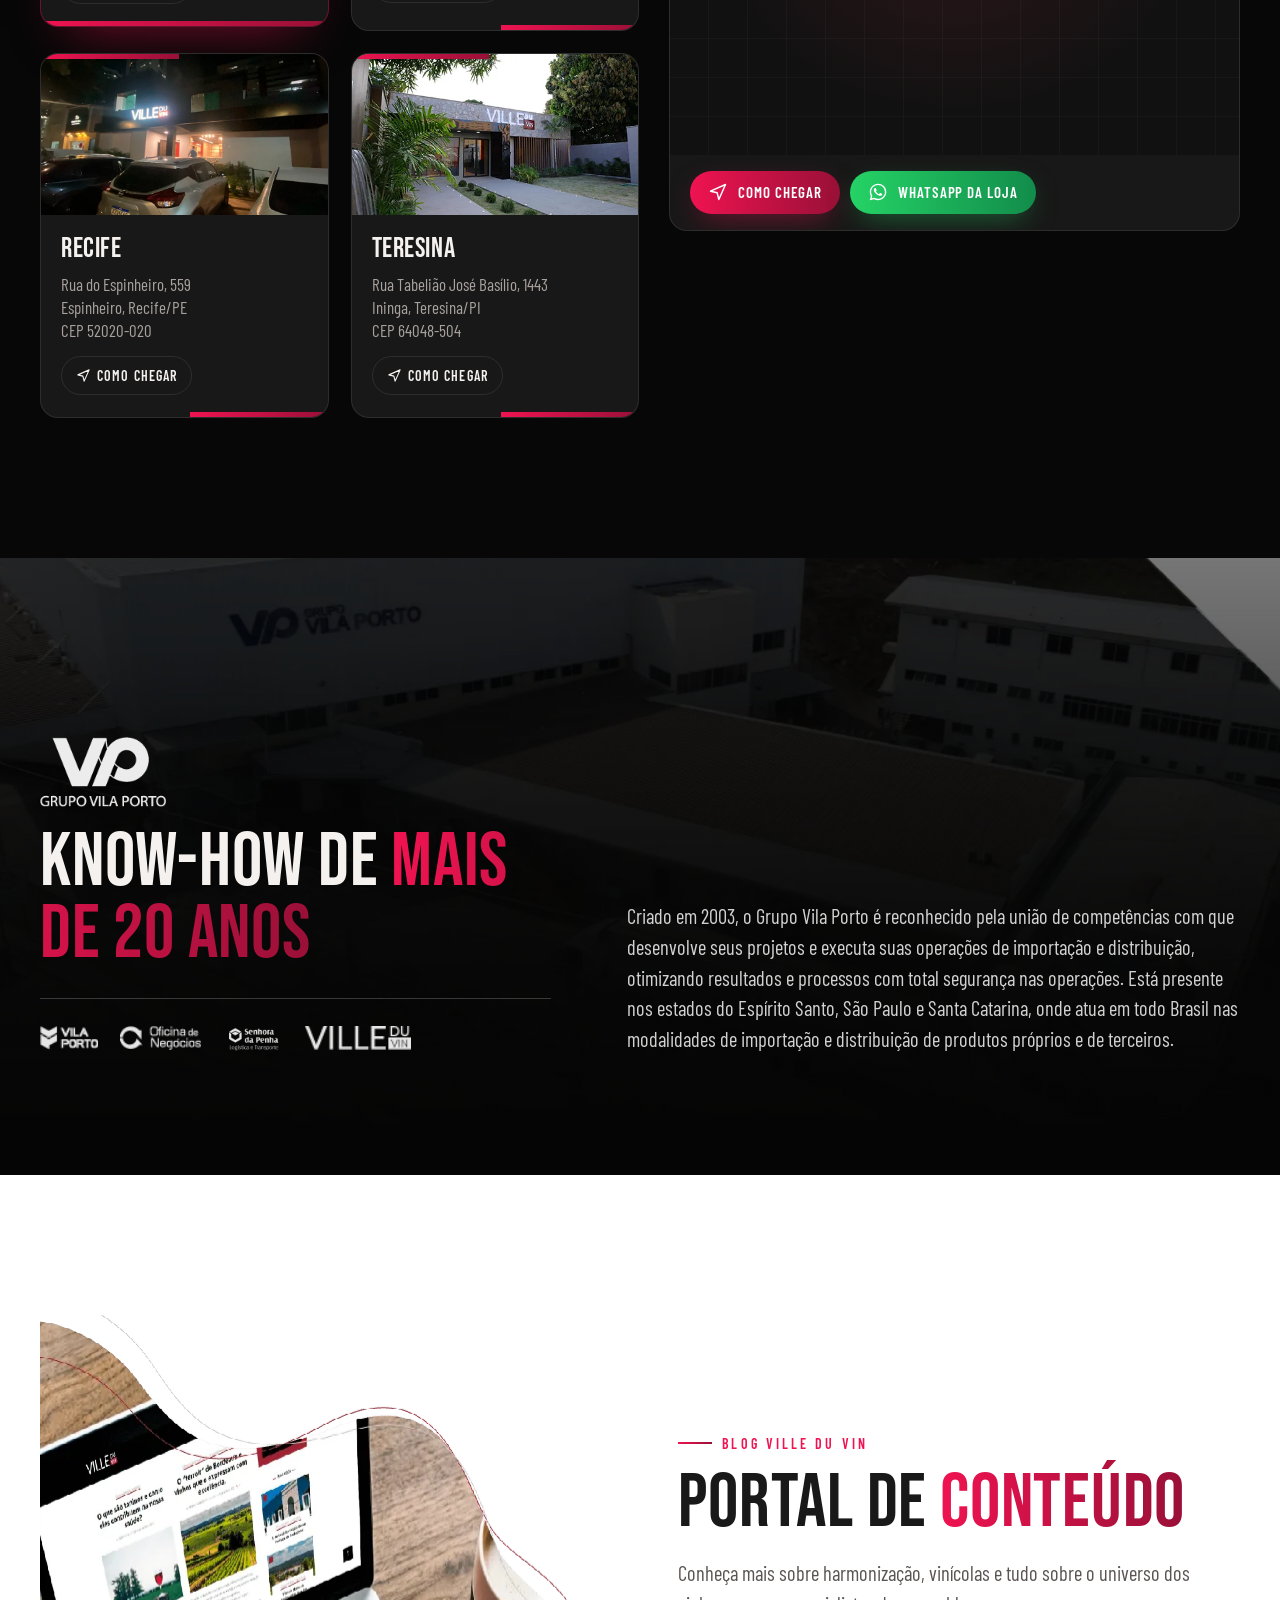
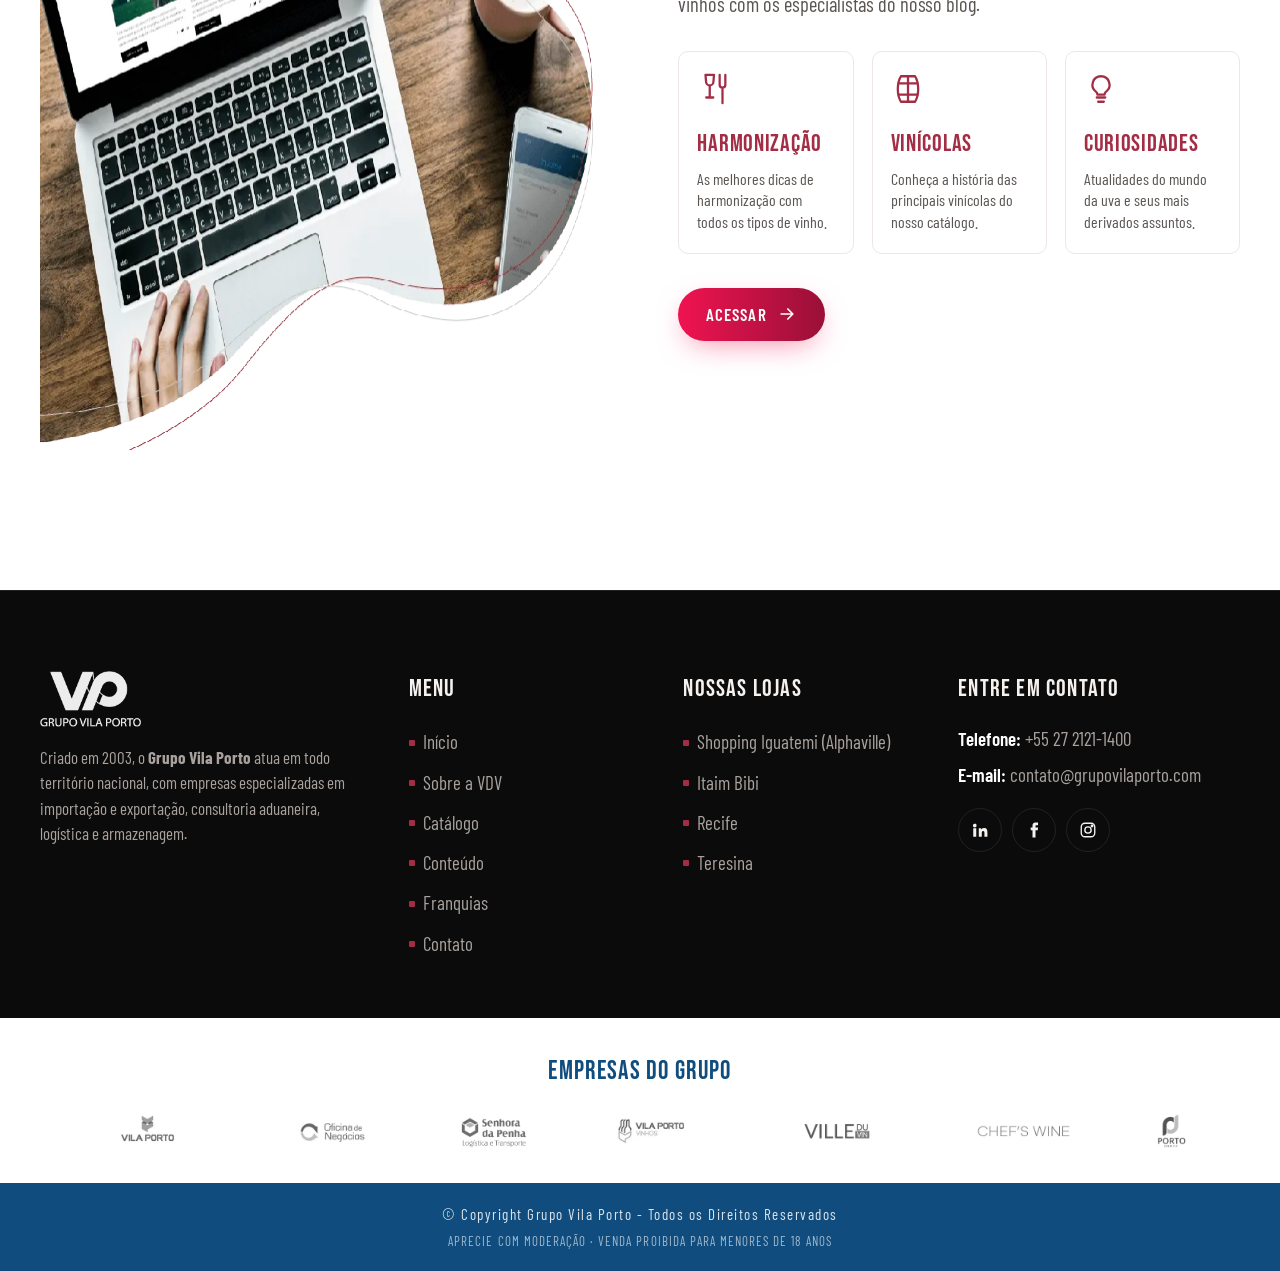
<file: sobre.html>
<!doctype html>
<html lang="pt-BR">
<head>
<meta charset="utf-8">
<meta name="viewport" content="width=device-width, initial-scale=1, viewport-fit=cover">
<title>Sobre a VDV · Ville du Vin</title>
<meta name="description" content="Referência no mercado de vinhos em função dos profissionais capacitados, atendimento exclusivo e qualidade dos rótulos oferecidos.">
<meta name="theme-color" content="#070707">
<meta property="og:title" content="Sobre a VDV · Ville du Vin">
<meta property="og:description" content="Referência no mercado de vinhos em função dos profissionais capacitados, atendimento exclusivo e qualidade dos rótulos oferecidos.">
<meta property="og:type" content="website">
<meta property="og:image" content="assets/img/lojas/itaim.webp">
<link rel="icon" type="image/png" sizes="32x32" href="assets/img/icons/favicon-32.png">
<link rel="icon" type="image/png" sizes="96x96" href="assets/img/icons/favicon-96.png">
<link rel="apple-touch-icon" href="assets/img/icons/icon-192.png">
<link rel="preconnect" href="https://fonts.googleapis.com">
<link rel="preconnect" href="https://fonts.gstatic.com" crossorigin>
<link href="https://fonts.googleapis.com/css2?family=Barlow+Condensed:ital,wght@0,300;0,400;0,500;0,600;0,700;1,400;1,500;1,600&family=Barlow:wght@400;500&family=Bebas+Neue&display=swap" rel="stylesheet">
<link rel="stylesheet" href="assets/css/style.css">
<script>try{if(Date.now()-(+localStorage.getItem('vdv_age_ok')||0)<864e5)document.documentElement.classList.add('age-ok')}catch(e){}</script>
</head>
<body>
<div class="age-gate" role="dialog" aria-modal="true" aria-labelledby="age-title">
  <div class="age-gate__card">
    <img class="age-gate__logo" src="assets/img/logo.svg" alt="Ville du Vin" width="210" height="46">
    <h2 id="age-title">Você tem mais de 18 anos?</h2>
    <p>Você precisa ter mais de 18 anos para acessar este site.</p>
    <div class="age-gate__btns">
      <button class="btn" type="button" data-age-yes>Sim, entrar</button>
      <a class="btn btn--ghost" href="https://www.abrabe.org.br/responsabilidade-social/autorregulamentacao-publicitaria/">Não</a>
    </div>
    <small>Aprecie com moderação</small>
  </div>
</div>
<header class="site-header">
  <div class="container--wide">
    <a class="brand" href="index.html" aria-label="Ville du Vin — início"><img src="assets/img/logo.svg" alt="Ville du Vin" width="184" height="40"></a>
    <button class="nav-toggle" type="button" aria-label="Abrir menu" aria-expanded="false" aria-controls="nav"><span></span><span></span><span></span></button>
    <nav class="nav" id="nav" aria-label="Menu principal">
      <a href="index.html">Início</a>
      <a href="sobre.html" aria-current="page">Sobre a VDV</a>
      <a href="catalogo.html">Catálogo</a>
      <a href="conteudo.html">Conteúdo</a>
      <a href="franquias.html">Franquias</a>
      <a href="contato.html">Contato</a>
    </nav>
  </div>
</header>

<main>
<section class="about-hero">
  <div class="container">
    <div>
      <span class="eyebrow reveal">Sobre a VDV</span>
      <h1 class="title reveal" style="--d:.08s">Sobre a <strong>Ville du Vin</strong></h1>
      <p class="reveal" style="--d:.16s">A Ville du Vin é reconhecida como referência em seu mercado de atuação, em função dos profissionais capacitados, atendimento exclusivo e qualidade dos rótulos oferecidos.</p>
      <p class="reveal" style="--d:.24s">Cada rótulo é como um capítulo de uma história e cada vinícola um best-seller. Somos incansáveis na escolha minuciosa de cada produto levado ao cliente.</p>
      <div class="btn-row reveal" style="--d:.3s;margin-top:28px">
        <a class="btn btn--dark" href="catalogo.html">Ver catálogo <svg viewBox="0 0 24 24" fill="none" stroke="currentColor" stroke-width="2" stroke-linecap="round" stroke-linejoin="round"><path d="M5 12h14M13 6l6 6-6 6"/></svg></a>
        <a class="btn btn--ghost" href="#lojas">Nossas lojas</a>
      </div>
    </div>
    <div class="about-hero__bottles reveal reveal--zoom" style="--d:.2s"><img src="assets/img/sobre-garrafas.webp" alt="Garrafas de vinhos do catálogo" width="400" height="424"></div>
  </div>
</section>

<section class="section" style="padding-top:clamp(40px,6vw,80px)">
  <div class="container">
    <div class="values">
      <div class="value reveal"><svg viewBox="0 0 24 24" fill="none" stroke="currentColor" stroke-width="1.6" stroke-linecap="round" stroke-linejoin="round"><circle cx="9" cy="8" r="3.5"/><path d="M2.5 20c.8-3.6 3.4-5.5 6.5-5.5s5.7 1.9 6.5 5.5"/><circle cx="17.5" cy="9" r="2.6"/><path d="M16.5 14.6c2.6.2 4.3 1.9 5 4.9"/></svg><h3>Profissionais capacitados</h3><p>Uma equipe preparada para indicar o vinho certo para cada momento e cada paladar.</p></div>
      <div class="value reveal" style="--d:.1s"><svg viewBox="0 0 24 24" fill="none" stroke="currentColor" stroke-width="1.6" stroke-linejoin="round"><path d="m12 2.8 2.8 5.8 6.3.9-4.6 4.4 1.1 6.3L12 17.2l-5.6 3 1.1-6.3L2.9 9.5l6.3-.9L12 2.8Z"/></svg><h3>Atendimento exclusivo</h3><p>Uma experiência singular no universo das vinícolas, do primeiro contato à escolha do rótulo.</p></div>
      <div class="value reveal" style="--d:.2s"><svg viewBox="0 0 24 24" fill="none" stroke="currentColor" stroke-width="1.6" stroke-linecap="round" stroke-linejoin="round"><circle cx="12" cy="9" r="6"/><path d="m8.5 14.2-1.5 7.3 5-2.7 5 2.7-1.5-7.3"/><path d="m12 6 .9 1.9 2 .3-1.4 1.4.3 2-1.8-1-1.8 1 .3-2-1.4-1.4 2-.3L12 6Z"/></svg><h3>Vinícolas selecionadas</h3><p>Somos incansáveis na escolha minuciosa de cada produto levado ao cliente.</p></div>
    </div>
  </div>
</section>

<section class="section" style="padding-top:0">
  <div class="container">
    <div class="section-head">
      <div>
        <span class="eyebrow reveal">Nossa trajetória</span>
        <h2 class="title reveal" style="--d:.08s">Uma história de <strong>excelência</strong></h2>
      </div>
    </div>
    <div class="timeline">
      <span class="timeline__fill"></span>
      <div class="tl-item reveal"><strong>2007</strong><span>Inauguração da Ville du Vin</span></div>
      <div class="tl-item reveal" style="--d:.1s"><strong>2013</strong><span>Expansão para outras regiões</span></div>
      <div class="tl-item reveal" style="--d:.2s"><strong>2018</strong><span>Incorporação pelo Grupo Vila Porto</span></div>
      <div class="tl-item reveal" style="--d:.3s"><strong>2022</strong><span>Lançamento das Franquias VDV</span></div>
    </div>
  </div>
</section>

<section class="section section--light" style="padding-block:clamp(70px,9vw,110px)">
  <div class="container">
    <div class="section-head section-head--center">
      <span class="eyebrow reveal">Os produtores mais conceituados do mundo</span>
      <h2 class="title reveal" style="--d:.08s">Vinícolas <strong>renomadas</strong></h2>
    </div>
  </div>
<div class="marquee"><div class="marquee__track"><div class="marquee__item"><img src="assets/img/vinicolas/romaneira.webp" alt="Quinta da Romaneira" loading="lazy"></div><div class="marquee__item"><img src="assets/img/vinicolas/lagarde.webp" alt="Lagarde" loading="lazy"></div><div class="marquee__item"><img src="assets/img/vinicolas/sobroso.webp" alt="Herdade do Sobroso" loading="lazy"></div><div class="marquee__item"><img src="assets/img/vinicolas/valduero.webp" alt="Valduero" loading="lazy"></div><div class="marquee__item"><img src="assets/img/vinicolas/baron.webp" alt="Baron Philippe de Rothschild" loading="lazy"></div><div class="marquee__item"><img src="assets/img/vinicolas/angelus.webp" alt="Château Angélus" loading="lazy"></div><div class="marquee__item"><img src="assets/img/vinicolas/poggio.webp" alt="Poggio" loading="lazy"></div><div class="marquee__item"><img src="assets/img/vinicolas/ravasqueira.webp" alt="Monte da Ravasqueira" loading="lazy"></div><div class="marquee__item"><img src="assets/img/vinicolas/demartino.webp" alt="De Martino" loading="lazy"></div><div class="marquee__item"><img src="assets/img/vinicolas/antichello.webp" alt="Antichello" loading="lazy"></div><div class="marquee__item"><img src="assets/img/vinicolas/vik.webp" alt="VIK" loading="lazy"></div><div class="marquee__item"><img src="assets/img/vinicolas/almaviva.webp" alt="Almaviva" loading="lazy"></div><div class="marquee__item"><img src="assets/img/vinicolas/kaiken.webp" alt="Kaiken" loading="lazy"></div><div class="marquee__item"><img src="assets/img/vinicolas/concha.webp" alt="Concha y Toro" loading="lazy"></div><div class="marquee__item"><img src="assets/img/vinicolas/mendel.webp" alt="Mendel" loading="lazy"></div><div class="marquee__item"><img src="assets/img/vinicolas/henri.webp" alt="Henri de Venoy" loading="lazy"></div><div class="marquee__item"><img src="assets/img/vinicolas/cuvelier.webp" alt="Cuvelier Los Andes" loading="lazy"></div><div class="marquee__item" aria-hidden="true"><img src="assets/img/vinicolas/romaneira.webp" alt="" loading="lazy"></div><div class="marquee__item" aria-hidden="true"><img src="assets/img/vinicolas/lagarde.webp" alt="" loading="lazy"></div><div class="marquee__item" aria-hidden="true"><img src="assets/img/vinicolas/sobroso.webp" alt="" loading="lazy"></div><div class="marquee__item" aria-hidden="true"><img src="assets/img/vinicolas/valduero.webp" alt="" loading="lazy"></div><div class="marquee__item" aria-hidden="true"><img src="assets/img/vinicolas/baron.webp" alt="" loading="lazy"></div><div class="marquee__item" aria-hidden="true"><img src="assets/img/vinicolas/angelus.webp" alt="" loading="lazy"></div><div class="marquee__item" aria-hidden="true"><img src="assets/img/vinicolas/poggio.webp" alt="" loading="lazy"></div><div class="marquee__item" aria-hidden="true"><img src="assets/img/vinicolas/ravasqueira.webp" alt="" loading="lazy"></div><div class="marquee__item" aria-hidden="true"><img src="assets/img/vinicolas/demartino.webp" alt="" loading="lazy"></div><div class="marquee__item" aria-hidden="true"><img src="assets/img/vinicolas/antichello.webp" alt="" loading="lazy"></div><div class="marquee__item" aria-hidden="true"><img src="assets/img/vinicolas/vik.webp" alt="" loading="lazy"></div><div class="marquee__item" aria-hidden="true"><img src="assets/img/vinicolas/almaviva.webp" alt="" loading="lazy"></div><div class="marquee__item" aria-hidden="true"><img src="assets/img/vinicolas/kaiken.webp" alt="" loading="lazy"></div><div class="marquee__item" aria-hidden="true"><img src="assets/img/vinicolas/concha.webp" alt="" loading="lazy"></div><div class="marquee__item" aria-hidden="true"><img src="assets/img/vinicolas/mendel.webp" alt="" loading="lazy"></div><div class="marquee__item" aria-hidden="true"><img src="assets/img/vinicolas/henri.webp" alt="" loading="lazy"></div><div class="marquee__item" aria-hidden="true"><img src="assets/img/vinicolas/cuvelier.webp" alt="" loading="lazy"></div></div></div>
<div class="marquee marquee--reverse"><div class="marquee__track"><div class="marquee__item"><img src="assets/img/vinicolas/demartino.webp" alt="De Martino" loading="lazy"></div><div class="marquee__item"><img src="assets/img/vinicolas/antichello.webp" alt="Antichello" loading="lazy"></div><div class="marquee__item"><img src="assets/img/vinicolas/vik.webp" alt="VIK" loading="lazy"></div><div class="marquee__item"><img src="assets/img/vinicolas/almaviva.webp" alt="Almaviva" loading="lazy"></div><div class="marquee__item"><img src="assets/img/vinicolas/kaiken.webp" alt="Kaiken" loading="lazy"></div><div class="marquee__item"><img src="assets/img/vinicolas/concha.webp" alt="Concha y Toro" loading="lazy"></div><div class="marquee__item"><img src="assets/img/vinicolas/mendel.webp" alt="Mendel" loading="lazy"></div><div class="marquee__item"><img src="assets/img/vinicolas/henri.webp" alt="Henri de Venoy" loading="lazy"></div><div class="marquee__item"><img src="assets/img/vinicolas/cuvelier.webp" alt="Cuvelier Los Andes" loading="lazy"></div><div class="marquee__item"><img src="assets/img/vinicolas/romaneira.webp" alt="Quinta da Romaneira" loading="lazy"></div><div class="marquee__item"><img src="assets/img/vinicolas/lagarde.webp" alt="Lagarde" loading="lazy"></div><div class="marquee__item"><img src="assets/img/vinicolas/sobroso.webp" alt="Herdade do Sobroso" loading="lazy"></div><div class="marquee__item"><img src="assets/img/vinicolas/valduero.webp" alt="Valduero" loading="lazy"></div><div class="marquee__item"><img src="assets/img/vinicolas/baron.webp" alt="Baron Philippe de Rothschild" loading="lazy"></div><div class="marquee__item"><img src="assets/img/vinicolas/angelus.webp" alt="Château Angélus" loading="lazy"></div><div class="marquee__item"><img src="assets/img/vinicolas/poggio.webp" alt="Poggio" loading="lazy"></div><div class="marquee__item"><img src="assets/img/vinicolas/ravasqueira.webp" alt="Monte da Ravasqueira" loading="lazy"></div><div class="marquee__item" aria-hidden="true"><img src="assets/img/vinicolas/demartino.webp" alt="" loading="lazy"></div><div class="marquee__item" aria-hidden="true"><img src="assets/img/vinicolas/antichello.webp" alt="" loading="lazy"></div><div class="marquee__item" aria-hidden="true"><img src="assets/img/vinicolas/vik.webp" alt="" loading="lazy"></div><div class="marquee__item" aria-hidden="true"><img src="assets/img/vinicolas/almaviva.webp" alt="" loading="lazy"></div><div class="marquee__item" aria-hidden="true"><img src="assets/img/vinicolas/kaiken.webp" alt="" loading="lazy"></div><div class="marquee__item" aria-hidden="true"><img src="assets/img/vinicolas/concha.webp" alt="" loading="lazy"></div><div class="marquee__item" aria-hidden="true"><img src="assets/img/vinicolas/mendel.webp" alt="" loading="lazy"></div><div class="marquee__item" aria-hidden="true"><img src="assets/img/vinicolas/henri.webp" alt="" loading="lazy"></div><div class="marquee__item" aria-hidden="true"><img src="assets/img/vinicolas/cuvelier.webp" alt="" loading="lazy"></div><div class="marquee__item" aria-hidden="true"><img src="assets/img/vinicolas/romaneira.webp" alt="" loading="lazy"></div><div class="marquee__item" aria-hidden="true"><img src="assets/img/vinicolas/lagarde.webp" alt="" loading="lazy"></div><div class="marquee__item" aria-hidden="true"><img src="assets/img/vinicolas/sobroso.webp" alt="" loading="lazy"></div><div class="marquee__item" aria-hidden="true"><img src="assets/img/vinicolas/valduero.webp" alt="" loading="lazy"></div><div class="marquee__item" aria-hidden="true"><img src="assets/img/vinicolas/baron.webp" alt="" loading="lazy"></div><div class="marquee__item" aria-hidden="true"><img src="assets/img/vinicolas/angelus.webp" alt="" loading="lazy"></div><div class="marquee__item" aria-hidden="true"><img src="assets/img/vinicolas/poggio.webp" alt="" loading="lazy"></div><div class="marquee__item" aria-hidden="true"><img src="assets/img/vinicolas/ravasqueira.webp" alt="" loading="lazy"></div></div></div>
</section>

<section class="section" id="lojas">
  <div class="container">
    <div class="section-head">
      <div>
        <span class="eyebrow reveal">Visite a Ville du Vin</span>
        <h2 class="title reveal" style="--d:.08s">Nossas <strong>Lojas</strong></h2>
        <p class="lead reveal mt-0" style="--d:.16s">Encante-se por uma experiência singular no universo das vinícolas.</p>
      </div>
    </div>
    <div class="stores-wrap" data-stores>
      <div class="stores">
      <article class="store reveal" style="--d:0.0s" data-store="alphaville" tabindex="0">
        <div class="store__img"><img src="assets/img/lojas/alphaville.webp" alt="Fachada da loja Ville du Vin Alphaville" loading="lazy" decoding="async"></div>
        <div class="store__body">
          <h3 class="store__name">Loja Shopping Iguatemi (Alphaville)</h3>
          <p class="store__addr">Alameda Rio Negro, 111<br>Alphaville Industrial, Barueri/SP<br>CEP 06454-000<br>Contato (11) 99117-8801</p>
          <div class="store__actions">
            <a class="chip-btn chip-btn--wa" href="https://wa.me/5511991178801?text=Ol%C3%A1!%20Vim%20pelo%20site%20da%20Ville%20du%20Vin%20e%20gostaria%20de%20mais%20informa%C3%A7%C3%B5es." target="_blank" rel="noopener"><svg viewBox="0 0 24 24" fill="currentColor"><path d="M19.05 4.91A9.82 9.82 0 0 0 12.04 2C6.58 2 2.13 6.45 2.13 11.91c0 1.75.46 3.45 1.32 4.95L2.05 22l5.25-1.38c1.45.79 3.08 1.21 4.74 1.21 5.46 0 9.91-4.45 9.91-9.91 0-2.65-1.03-5.14-2.9-7.01Zm-7.01 15.24c-1.48 0-2.93-.4-4.2-1.15l-.3-.18-3.12.82.83-3.04-.2-.31a8.26 8.26 0 0 1-1.26-4.38c0-4.54 3.7-8.24 8.24-8.24 2.2 0 4.27.86 5.82 2.42a8.18 8.18 0 0 1 2.41 5.83c.02 4.54-3.68 8.23-8.22 8.23Zm4.52-6.16c-.25-.12-1.47-.72-1.69-.81-.23-.08-.39-.12-.56.12-.17.25-.64.81-.78.97-.14.17-.29.19-.54.06-.25-.12-1.05-.39-1.99-1.23-.74-.66-1.23-1.47-1.38-1.72-.14-.25-.02-.38.11-.51.11-.11.25-.29.37-.43s.17-.25.25-.41c.08-.17.04-.31-.02-.43s-.56-1.34-.76-1.84c-.2-.48-.41-.42-.56-.43h-.48c-.17 0-.43.06-.66.31-.22.25-.86.85-.86 2.07 0 1.22.89 2.4 1.01 2.56.12.17 1.75 2.67 4.23 3.74.59.26 1.05.41 1.41.52.59.19 1.13.16 1.56.1.48-.07 1.47-.6 1.67-1.18.21-.58.21-1.07.14-1.18s-.22-.16-.47-.28Z"/></svg> Compre pelo WhatsApp</a>
            <a class="chip-btn" href="https://www.google.com/maps/dir/?api=1&amp;destination=Shopping%20Iguatemi%20Alphaville%2C%20Alameda%20Rio%20Negro%2C%20111%20-%20Alphaville%20Industrial%2C%20Barueri%20-%20SP%2C%2006454-000" target="_blank" rel="noopener"><svg viewBox="0 0 24 24" fill="none" stroke="currentColor" stroke-width="1.8" stroke-linecap="round" stroke-linejoin="round"><path d="m3 11 18-8-8 18-2-8-8-2Z"/></svg> Como chegar</a>
          </div>
        </div>
      </article>
      <article class="store reveal" style="--d:0.1s" data-store="itaim" tabindex="0">
        <div class="store__img"><img src="assets/img/lojas/itaim.webp" alt="Fachada da loja Ville du Vin Itaim Bibi" loading="lazy" decoding="async"></div>
        <div class="store__body">
          <h3 class="store__name">Loja Itaim Bibi</h3>
          <p class="store__addr">R. Leopoldo Couto de Magalhães Júnior, 490<br>Itaim Bibi, São Paulo/SP<br>CEP 04542-000<br>Contato (11) 99704-9531</p>
          <div class="store__actions">
            <a class="chip-btn chip-btn--wa" href="https://wa.me/5511997049531?text=Ol%C3%A1!%20Vim%20pelo%20site%20da%20Ville%20du%20Vin%20e%20gostaria%20de%20mais%20informa%C3%A7%C3%B5es." target="_blank" rel="noopener"><svg viewBox="0 0 24 24" fill="currentColor"><path d="M19.05 4.91A9.82 9.82 0 0 0 12.04 2C6.58 2 2.13 6.45 2.13 11.91c0 1.75.46 3.45 1.32 4.95L2.05 22l5.25-1.38c1.45.79 3.08 1.21 4.74 1.21 5.46 0 9.91-4.45 9.91-9.91 0-2.65-1.03-5.14-2.9-7.01Zm-7.01 15.24c-1.48 0-2.93-.4-4.2-1.15l-.3-.18-3.12.82.83-3.04-.2-.31a8.26 8.26 0 0 1-1.26-4.38c0-4.54 3.7-8.24 8.24-8.24 2.2 0 4.27.86 5.82 2.42a8.18 8.18 0 0 1 2.41 5.83c.02 4.54-3.68 8.23-8.22 8.23Zm4.52-6.16c-.25-.12-1.47-.72-1.69-.81-.23-.08-.39-.12-.56.12-.17.25-.64.81-.78.97-.14.17-.29.19-.54.06-.25-.12-1.05-.39-1.99-1.23-.74-.66-1.23-1.47-1.38-1.72-.14-.25-.02-.38.11-.51.11-.11.25-.29.37-.43s.17-.25.25-.41c.08-.17.04-.31-.02-.43s-.56-1.34-.76-1.84c-.2-.48-.41-.42-.56-.43h-.48c-.17 0-.43.06-.66.31-.22.25-.86.85-.86 2.07 0 1.22.89 2.4 1.01 2.56.12.17 1.75 2.67 4.23 3.74.59.26 1.05.41 1.41.52.59.19 1.13.16 1.56.1.48-.07 1.47-.6 1.67-1.18.21-.58.21-1.07.14-1.18s-.22-.16-.47-.28Z"/></svg> Compre pelo WhatsApp</a>
            <a class="chip-btn" href="https://www.google.com/maps/dir/?api=1&amp;destination=R.%20Leopoldo%20Couto%20de%20Magalh%C3%A3es%20J%C3%BAnior%2C%20490%20-%20Itaim%20Bibi%2C%20S%C3%A3o%20Paulo%20-%20SP%2C%2004542-000" target="_blank" rel="noopener"><svg viewBox="0 0 24 24" fill="none" stroke="currentColor" stroke-width="1.8" stroke-linecap="round" stroke-linejoin="round"><path d="m3 11 18-8-8 18-2-8-8-2Z"/></svg> Como chegar</a>
          </div>
        </div>
      </article>
      <article class="store reveal" style="--d:0.0s" data-store="recife" tabindex="0">
        <div class="store__img"><img src="assets/img/lojas/recife.webp" alt="Fachada da loja Ville du Vin Recife" loading="lazy" decoding="async"></div>
        <div class="store__body">
          <h3 class="store__name">Recife</h3>
          <p class="store__addr">Rua do Espinheiro, 559<br>Espinheiro, Recife/PE<br>CEP 52020-020</p>
          <div class="store__actions">
            
            <a class="chip-btn" href="https://www.google.com/maps/dir/?api=1&amp;destination=Rua%20do%20Espinheiro%2C%20559%20-%20Espinheiro%2C%20Recife%20-%20PE%2C%2052020-020" target="_blank" rel="noopener"><svg viewBox="0 0 24 24" fill="none" stroke="currentColor" stroke-width="1.8" stroke-linecap="round" stroke-linejoin="round"><path d="m3 11 18-8-8 18-2-8-8-2Z"/></svg> Como chegar</a>
          </div>
        </div>
      </article>
      <article class="store reveal" style="--d:0.1s" data-store="teresina" tabindex="0">
        <div class="store__img"><img src="assets/img/lojas/teresina.webp" alt="Fachada da loja Ville du Vin Teresina" loading="lazy" decoding="async"></div>
        <div class="store__body">
          <h3 class="store__name">Teresina</h3>
          <p class="store__addr">Rua Tabelião José Basílio, 1443<br>Ininga, Teresina/PI<br>CEP 64048-504</p>
          <div class="store__actions">
            
            <a class="chip-btn" href="https://www.google.com/maps/dir/?api=1&amp;destination=Rua%20Tabeli%C3%A3o%20Jos%C3%A9%20Bas%C3%ADlio%2C%201443%20-%20Ininga%2C%20Teresina%20-%20PI%2C%2064048-504" target="_blank" rel="noopener"><svg viewBox="0 0 24 24" fill="none" stroke="currentColor" stroke-width="1.8" stroke-linecap="round" stroke-linejoin="round"><path d="m3 11 18-8-8 18-2-8-8-2Z"/></svg> Como chegar</a>
          </div>
        </div>
      </article>
      </div>
      <aside class="map-card reveal reveal--right" aria-label="Mapa das lojas">
        <div class="map-card__head"><strong data-map-title>Mapa</strong><span><svg width="16" height="16" style="vertical-align:-3px;margin-right:4px" viewBox="0 0 24 24" fill="none" stroke="currentColor" stroke-width="1.8" stroke-linecap="round" stroke-linejoin="round"><path d="M12 22s7-6.2 7-12a7 7 0 1 0-14 0c0 5.8 7 12 7 12Z"/><circle cx="12" cy="10" r="2.6"/></svg><span data-map-addr></span></span></div>
        <div class="map-tabs" role="tablist"><button type="button" role="tab" data-map-tab="alphaville" aria-selected="true">Alphaville</button><button type="button" role="tab" data-map-tab="itaim" aria-selected="false">Itaim Bibi</button><button type="button" role="tab" data-map-tab="recife" aria-selected="false">Recife</button><button type="button" role="tab" data-map-tab="teresina" aria-selected="false">Teresina</button></div>
        <div class="map-frame"><iframe title="Mapa da loja Ville du Vin" loading="lazy" referrerpolicy="no-referrer-when-downgrade" allowfullscreen></iframe></div>
        <div class="map-card__foot">
          <a class="btn btn--sm" data-map-dir href="#" target="_blank" rel="noopener"><svg viewBox="0 0 24 24" fill="none" stroke="currentColor" stroke-width="1.8" stroke-linecap="round" stroke-linejoin="round"><path d="m3 11 18-8-8 18-2-8-8-2Z"/></svg> Como chegar</a>
          <a class="btn btn--wa btn--sm" data-map-wa href="#" target="_blank" rel="noopener"><svg viewBox="0 0 24 24" fill="currentColor"><path d="M19.05 4.91A9.82 9.82 0 0 0 12.04 2C6.58 2 2.13 6.45 2.13 11.91c0 1.75.46 3.45 1.32 4.95L2.05 22l5.25-1.38c1.45.79 3.08 1.21 4.74 1.21 5.46 0 9.91-4.45 9.91-9.91 0-2.65-1.03-5.14-2.9-7.01Zm-7.01 15.24c-1.48 0-2.93-.4-4.2-1.15l-.3-.18-3.12.82.83-3.04-.2-.31a8.26 8.26 0 0 1-1.26-4.38c0-4.54 3.7-8.24 8.24-8.24 2.2 0 4.27.86 5.82 2.42a8.18 8.18 0 0 1 2.41 5.83c.02 4.54-3.68 8.23-8.22 8.23Zm4.52-6.16c-.25-.12-1.47-.72-1.69-.81-.23-.08-.39-.12-.56.12-.17.25-.64.81-.78.97-.14.17-.29.19-.54.06-.25-.12-1.05-.39-1.99-1.23-.74-.66-1.23-1.47-1.38-1.72-.14-.25-.02-.38.11-.51.11-.11.25-.29.37-.43s.17-.25.25-.41c.08-.17.04-.31-.02-.43s-.56-1.34-.76-1.84c-.2-.48-.41-.42-.56-.43h-.48c-.17 0-.43.06-.66.31-.22.25-.86.85-.86 2.07 0 1.22.89 2.4 1.01 2.56.12.17 1.75 2.67 4.23 3.74.59.26 1.05.41 1.41.52.59.19 1.13.16 1.56.1.48-.07 1.47-.6 1.67-1.18.21-.58.21-1.07.14-1.18s-.22-.16-.47-.28Z"/></svg> WhatsApp da loja</a>
        </div>
      </aside>
    </div>
  </div>
</section>


<section class="group">
  <div class="group__bg" data-parallax="0.12"></div>
  <div class="container group__grid">
    <div class="reveal">
      <img class="group__logo" src="assets/img/grupo/gvp-branco.webp" alt="Grupo Vila Porto" loading="lazy">
      <h2 class="title" style="margin-top:0">Know-how de <strong>mais de 20 anos</strong></h2>
      <div class="group__logos">
        <img src="assets/img/grupo/small-vila-porto.webp" alt="Vila Porto" loading="lazy">
        <img src="assets/img/grupo/small-oficina.webp" alt="Oficina de Negócios" loading="lazy">
        <img src="assets/img/grupo/small-cdl.webp" alt="CDL Senhora da Penha" loading="lazy" style="height:34px">
        <img src="assets/img/grupo/small-vdv.webp" alt="Ville du Vin" loading="lazy">
      </div>
    </div>
    <p class="reveal" style="--d:.12s">Criado em 2003, o Grupo Vila Porto é reconhecido pela união de competências com que desenvolve seus projetos e executa suas operações de importação e distribuição, otimizando resultados e processos com total segurança nas operações. Está presente nos estados do Espírito Santo, São Paulo e Santa Catarina, onde atua em todo Brasil nas modalidades de importação e distribuição de produtos próprios e de terceiros.</p>
  </div>
</section>

<section class="section section--light" id="conteudo">
  <div class="container">
    <div class="portal">
      <div class="portal__img reveal reveal--left"><img src="assets/img/portal.webp" alt="Portal de Conteúdo da Ville du Vin aberto no notebook" loading="lazy" decoding="async" width="900" height="735"></div>
      <div>
        <span class="eyebrow reveal">Blog Ville du Vin</span>
        <h2 class="title reveal" style="--d:.08s">Portal de <strong>Conteúdo</strong></h2>
        <p class="lead reveal mt-0" style="--d:.16s">Conheça mais sobre harmonização, vinícolas e tudo sobre o universo dos vinhos com os especialistas do nosso blog.</p>
        <div class="portal__cats">
        <div class="cat reveal" style="--d:0.0s"><svg viewBox="0 0 24 24" fill="none" stroke="currentColor" stroke-width="1.6" stroke-linecap="round" stroke-linejoin="round"><path d="M6 2h6l-.4 4.8a2.6 2.6 0 0 1-5.2 0L6 2Z"/><path d="M9 10v8M6.5 18h5"/><path d="M16 2v7a2 2 0 0 0 2 2v11M20 2v7a2 2 0 0 1-2 2"/></svg><h3>Harmonização</h3><p>As melhores dicas de harmonização com todos os tipos de vinho.</p></div>
        <div class="cat reveal" style="--d:0.08s"><svg viewBox="0 0 24 24" fill="none" stroke="currentColor" stroke-width="1.6" stroke-linecap="round" stroke-linejoin="round"><path d="M7 3h10c1.5 2.5 2.2 5.5 2.2 9S18.5 18.5 17 21H7c-1.5-2.5-2.2-5.5-2.2-9S5.5 5.5 7 3Z"/><path d="M5.4 8h13.2M5.4 16h13.2M12 3v18"/></svg><h3>Vinícolas</h3><p>Conheça a história das principais vinícolas do nosso catálogo.</p></div>
        <div class="cat reveal" style="--d:0.16s"><svg viewBox="0 0 24 24" fill="none" stroke="currentColor" stroke-width="1.6" stroke-linecap="round" stroke-linejoin="round"><path d="M9 18h6M10 21h4"/><path d="M12 3a6 6 0 0 0-3.6 10.8c.7.5 1.1 1.3 1.1 2.2h5c0-.9.4-1.7 1.1-2.2A6 6 0 0 0 12 3Z"/></svg><h3>Curiosidades</h3><p>Atualidades do mundo da uva e seus mais derivados assuntos.</p></div>
        </div>
        <a class="btn reveal" href="https://www.villeduvin.com.br/blog" target="_blank" rel="noopener">Acessar <svg viewBox="0 0 24 24" fill="none" stroke="currentColor" stroke-width="2" stroke-linecap="round" stroke-linejoin="round"><path d="M5 12h14M13 6l6 6-6 6"/></svg></a>
      </div>
    </div>
  </div>
</section>

</main>
<footer class="site-footer">
  <div class="container footer-grid">
    <div class="footer-brand">
      <img src="assets/img/grupo/gvp-branco.webp" alt="Grupo Vila Porto" width="101" height="56" loading="lazy">
      <p>Criado em 2003, o <strong>Grupo Vila Porto</strong> atua em todo território nacional, com empresas especializadas em importação e exportação, consultoria aduaneira, logística e armazenagem.</p>
    </div>
    <div>
      <h3>Menu</h3>
      <ul class="footer-list">
          <li><a href="index.html">Início</a></li>
          <li><a href="sobre.html">Sobre a VDV</a></li>
          <li><a href="catalogo.html">Catálogo</a></li>
          <li><a href="conteudo.html">Conteúdo</a></li>
          <li><a href="franquias.html">Franquias</a></li>
          <li><a href="contato.html">Contato</a></li>
      </ul>
    </div>
    <div>
      <h3>Nossas lojas</h3>
      <ul class="footer-list">
        <li><a href="contato.html#lojas">Shopping Iguatemi (Alphaville)</a></li>
        <li><a href="contato.html#lojas">Itaim Bibi</a></li>
        <li><a href="contato.html#lojas">Recife</a></li>
        <li><a href="contato.html#lojas">Teresina</a></li>
      </ul>
    </div>
    <div class="footer-contact">
      <h3>Entre em contato</h3>
      <p><strong>Telefone:</strong> <a href="tel:+552721211400">+55 27 2121-1400</a></p>
      <p><strong>E-mail:</strong> <a href="mailto:contato@grupovilaporto.com">contato@grupovilaporto.com</a></p>
      <div class="socials">
        <a href="https://www.linkedin.com/in/grupo-vila-porto-oficial-14b3b6199/" target="_blank" rel="noopener" aria-label="LinkedIn"><svg viewBox="0 0 24 24" fill="currentColor"><path d="M4.98 3.5A2.5 2.5 0 1 1 5 8.5a2.5 2.5 0 0 1-.02-5ZM3 9.75h4V21H3V9.75Zm6.5 0h3.8v1.6h.06c.53-1 1.83-2.06 3.77-2.06 4.03 0 4.77 2.65 4.77 6.1V21h-4v-4.9c0-1.17-.02-2.68-1.63-2.68-1.64 0-1.89 1.28-1.89 2.6V21h-4V9.75Z"/></svg></a>
        <a href="https://www.facebook.com/grupovilaporto" target="_blank" rel="noopener" aria-label="Facebook"><svg viewBox="0 0 24 24" fill="currentColor"><path d="M14 8.5V6.8c0-.8.5-1 1-1h2.4V2.1L14.1 2C10.8 2 10 4.4 10 6v2.5H7.6v3.8H10V22h4v-9.7h3l.4-3.8H14Z"/></svg></a>
        <a href="https://www.instagram.com/grupovilaporto/" target="_blank" rel="noopener" aria-label="Instagram"><svg viewBox="0 0 24 24" fill="none" stroke="currentColor" stroke-width="1.8"><rect x="3" y="3" width="18" height="18" rx="5"/><circle cx="12" cy="12" r="4.2"/><circle cx="17.4" cy="6.6" r="1" fill="currentColor"/></svg></a>
      </div>
    </div>
  </div>
  <div class="group-strip">
    <div class="container">
      <h3>Empresas do Grupo</h3>
      <div class="group-logos">
        <a href="http://vilaporto.com/" target="_blank" rel="noopener"><img src="assets/img/grupo/emp-vilaporto.webp" alt="Vila Porto International Business" loading="lazy"></a>
        <a href="http://oficinadenegocios.srv.br/" target="_blank" rel="noopener"><img src="assets/img/grupo/emp-oficina.webp" alt="Oficina de Negócios" loading="lazy"></a>
        <a href="https://www.cdlsenhoradapenha.com.br/" target="_blank" rel="noopener"><img src="assets/img/grupo/emp-cdl.webp" alt="CDL Senhora da Penha" loading="lazy"></a>
        <a href="https://vilaportovinhos.com.br/" target="_blank" rel="noopener"><img src="assets/img/grupo/emp-vpvinhos.webp" alt="Vila Porto Vinhos" loading="lazy"></a>
        <a href="index.html"><img src="assets/img/grupo/emp-vdv.webp" alt="Ville du Vin" loading="lazy"></a>
        <span><img src="assets/img/grupo/emp-chefswine.webp" alt="Chef's Wine" loading="lazy"></span>
        <span><img src="assets/img/grupo/emp-portodelivery.webp" alt="Porto Delivery" loading="lazy"></span>
      </div>
    </div>
  </div>
  <div class="copyright">© Copyright Grupo Vila Porto - Todos os Direitos Reservados<small>Aprecie com moderação · Venda proibida para menores de 18 anos</small></div>
</footer>

<div class="wa-float">
  <div class="wa-float__panel" role="dialog" aria-label="Compre pelo WhatsApp">
    <h4>Compre pelo WhatsApp</h4>
    <p>Escolha a loja e fale direto com a nossa equipe.</p>
    <a href="https://wa.me/5511991178801?text=Ol%C3%A1!%20Vim%20pelo%20site%20da%20Ville%20du%20Vin%20e%20gostaria%20de%20mais%20informa%C3%A7%C3%B5es." target="_blank" rel="noopener"><svg viewBox="0 0 24 24" fill="currentColor"><path d="M19.05 4.91A9.82 9.82 0 0 0 12.04 2C6.58 2 2.13 6.45 2.13 11.91c0 1.75.46 3.45 1.32 4.95L2.05 22l5.25-1.38c1.45.79 3.08 1.21 4.74 1.21 5.46 0 9.91-4.45 9.91-9.91 0-2.65-1.03-5.14-2.9-7.01Zm-7.01 15.24c-1.48 0-2.93-.4-4.2-1.15l-.3-.18-3.12.82.83-3.04-.2-.31a8.26 8.26 0 0 1-1.26-4.38c0-4.54 3.7-8.24 8.24-8.24 2.2 0 4.27.86 5.82 2.42a8.18 8.18 0 0 1 2.41 5.83c.02 4.54-3.68 8.23-8.22 8.23Zm4.52-6.16c-.25-.12-1.47-.72-1.69-.81-.23-.08-.39-.12-.56.12-.17.25-.64.81-.78.97-.14.17-.29.19-.54.06-.25-.12-1.05-.39-1.99-1.23-.74-.66-1.23-1.47-1.38-1.72-.14-.25-.02-.38.11-.51.11-.11.25-.29.37-.43s.17-.25.25-.41c.08-.17.04-.31-.02-.43s-.56-1.34-.76-1.84c-.2-.48-.41-.42-.56-.43h-.48c-.17 0-.43.06-.66.31-.22.25-.86.85-.86 2.07 0 1.22.89 2.4 1.01 2.56.12.17 1.75 2.67 4.23 3.74.59.26 1.05.41 1.41.52.59.19 1.13.16 1.56.1.48-.07 1.47-.6 1.67-1.18.21-.58.21-1.07.14-1.18s-.22-.16-.47-.28Z"/></svg><span><strong>Shopping Iguatemi (Alphaville)</strong><small>(11) 99117-8801</small></span></a>
    <a href="https://wa.me/5511997049531?text=Ol%C3%A1!%20Vim%20pelo%20site%20da%20Ville%20du%20Vin%20e%20gostaria%20de%20mais%20informa%C3%A7%C3%B5es." target="_blank" rel="noopener"><svg viewBox="0 0 24 24" fill="currentColor"><path d="M19.05 4.91A9.82 9.82 0 0 0 12.04 2C6.58 2 2.13 6.45 2.13 11.91c0 1.75.46 3.45 1.32 4.95L2.05 22l5.25-1.38c1.45.79 3.08 1.21 4.74 1.21 5.46 0 9.91-4.45 9.91-9.91 0-2.65-1.03-5.14-2.9-7.01Zm-7.01 15.24c-1.48 0-2.93-.4-4.2-1.15l-.3-.18-3.12.82.83-3.04-.2-.31a8.26 8.26 0 0 1-1.26-4.38c0-4.54 3.7-8.24 8.24-8.24 2.2 0 4.27.86 5.82 2.42a8.18 8.18 0 0 1 2.41 5.83c.02 4.54-3.68 8.23-8.22 8.23Zm4.52-6.16c-.25-.12-1.47-.72-1.69-.81-.23-.08-.39-.12-.56.12-.17.25-.64.81-.78.97-.14.17-.29.19-.54.06-.25-.12-1.05-.39-1.99-1.23-.74-.66-1.23-1.47-1.38-1.72-.14-.25-.02-.38.11-.51.11-.11.25-.29.37-.43s.17-.25.25-.41c.08-.17.04-.31-.02-.43s-.56-1.34-.76-1.84c-.2-.48-.41-.42-.56-.43h-.48c-.17 0-.43.06-.66.31-.22.25-.86.85-.86 2.07 0 1.22.89 2.4 1.01 2.56.12.17 1.75 2.67 4.23 3.74.59.26 1.05.41 1.41.52.59.19 1.13.16 1.56.1.48-.07 1.47-.6 1.67-1.18.21-.58.21-1.07.14-1.18s-.22-.16-.47-.28Z"/></svg><span><strong>Loja Itaim Bibi</strong><small>(11) 99704-9531</small></span></a>
  </div>
  <button class="wa-float__btn" type="button" aria-label="Compre pelo WhatsApp" aria-expanded="false"><svg viewBox="0 0 24 24" fill="currentColor"><path d="M19.05 4.91A9.82 9.82 0 0 0 12.04 2C6.58 2 2.13 6.45 2.13 11.91c0 1.75.46 3.45 1.32 4.95L2.05 22l5.25-1.38c1.45.79 3.08 1.21 4.74 1.21 5.46 0 9.91-4.45 9.91-9.91 0-2.65-1.03-5.14-2.9-7.01Zm-7.01 15.24c-1.48 0-2.93-.4-4.2-1.15l-.3-.18-3.12.82.83-3.04-.2-.31a8.26 8.26 0 0 1-1.26-4.38c0-4.54 3.7-8.24 8.24-8.24 2.2 0 4.27.86 5.82 2.42a8.18 8.18 0 0 1 2.41 5.83c.02 4.54-3.68 8.23-8.22 8.23Zm4.52-6.16c-.25-.12-1.47-.72-1.69-.81-.23-.08-.39-.12-.56.12-.17.25-.64.81-.78.97-.14.17-.29.19-.54.06-.25-.12-1.05-.39-1.99-1.23-.74-.66-1.23-1.47-1.38-1.72-.14-.25-.02-.38.11-.51.11-.11.25-.29.37-.43s.17-.25.25-.41c.08-.17.04-.31-.02-.43s-.56-1.34-.76-1.84c-.2-.48-.41-.42-.56-.43h-.48c-.17 0-.43.06-.66.31-.22.25-.86.85-.86 2.07 0 1.22.89 2.4 1.01 2.56.12.17 1.75 2.67 4.23 3.74.59.26 1.05.41 1.41.52.59.19 1.13.16 1.56.1.48-.07 1.47-.6 1.67-1.18.21-.58.21-1.07.14-1.18s-.22-.16-.47-.28Z"/></svg></button>
</div>

<script src="assets/data/blog.js"></script>
<script src="assets/js/site.js"></script>
</body>
</html>
</file>
<file: assets/css/style.css>
/* =========================================================================
   Ville du Vin — estilos
   Paleta e tipografia herdadas do site atual (preto, bordô #a42d46,
   carmim #ef1351 → #991037, Bebas), com acabamento moderno.
   ========================================================================= */

:root {
  --bg: #070707;
  --bg-2: #0e0e0e;
  --card: #181818;
  --card-2: #1f1f1f;
  --line: rgba(255, 255, 255, 0.09);
  --text: #f5f1ee;
  --muted: #a8a19d;
  --wine: #a42d46;
  --wine-deep: #54091e;
  --wine-dark: #22040c;
  --crimson: #ef1351;
  --crimson-2: #991037;
  --gold: #cdac70;
  --light: #ffffff;
  --light-2: #f4f1ef;
  --ink: #191919;
  --grad: linear-gradient(90deg, #ef1351 0%, #991037 100%);
  --radius: 18px;
  --radius-sm: 10px;
  --shadow: 0 30px 60px -20px rgba(0, 0, 0, 0.6);
  --font-display: 'Bebas Neue', 'Barlow Condensed', Impact, sans-serif;
  --font-ui: 'Barlow Condensed', 'Arial Narrow', sans-serif;
  --font-body: 'Barlow', system-ui, sans-serif;
  --header-h: 78px;
  --ease: cubic-bezier(0.22, 1, 0.36, 1);
}

@view-transition { navigation: auto; }

*, *::before, *::after { box-sizing: border-box; }
html { -webkit-text-size-adjust: 100%; scroll-padding-top: calc(var(--header-h) + 12px); overflow-x: clip; }
body {
  margin: 0;
  background: var(--bg);
  color: var(--text);
  font-family: var(--font-ui);
  font-size: 19px;
  line-height: 1.5;
  -webkit-font-smoothing: antialiased;
  overflow-x: clip;
}
body.is-locked { overflow: hidden; }
img { max-width: 100%; display: block; }
a { color: inherit; text-decoration: none; }
button { font: inherit; color: inherit; background: none; border: 0; cursor: pointer; }
:focus-visible { outline: 2px solid var(--crimson); outline-offset: 3px; border-radius: 4px; }
.sr-only { position: absolute; width: 1px; height: 1px; overflow: hidden; clip: rect(0 0 0 0); white-space: nowrap; }

.container { width: min(1200px, 100% - 40px); margin-inline: auto; }
.container--wide { width: min(1400px, 100% - 40px); margin-inline: auto; }

/* ---------- type ---------- */
.eyebrow {
  display: inline-flex; align-items: center; gap: 10px;
  font-family: var(--font-ui); font-weight: 600; letter-spacing: 0.22em; text-transform: uppercase;
  font-size: 14px; color: var(--crimson);
}
.eyebrow::before { content: ''; width: 34px; height: 2px; background: var(--grad); }
.title {
  font-family: var(--font-display); font-weight: 400; letter-spacing: 0.01em;
  font-size: clamp(42px, 6vw, 76px); line-height: 0.95; margin: 14px 0 18px;
}
.title strong, .title .hl {
  font-weight: 400;
  background: var(--grad); -webkit-background-clip: text; background-clip: text; color: transparent;
}
.title--sm { font-size: clamp(34px, 4.4vw, 54px); }
.lead { font-size: clamp(19px, 1.6vw, 22px); color: var(--muted); max-width: 60ch; font-weight: 400; }
.italic { font-style: italic; }
.dots { display: inline-flex; gap: 8px; }
.dots i { width: 6px; height: 6px; border-radius: 50%; background: var(--crimson); opacity: 0.85; }

/* ---------- buttons ---------- */
.btn {
  --b: var(--grad);
  position: relative; display: inline-flex; align-items: center; justify-content: center; gap: 10px;
  padding: 14px 28px; border-radius: 999px;
  font-family: var(--font-ui); font-weight: 600; font-size: 17px; letter-spacing: 0.06em; text-transform: uppercase;
  background: var(--b); color: #fff; isolation: isolate; overflow: hidden;
  transition: transform 0.35s var(--ease), box-shadow 0.35s var(--ease);
  box-shadow: 0 10px 30px -10px rgba(239, 19, 81, 0.55);
}
.btn::after {
  content: ''; position: absolute; inset: 0; z-index: -1;
  background: linear-gradient(120deg, transparent 30%, rgba(255, 255, 255, 0.35) 50%, transparent 70%);
  transform: translateX(-120%); transition: transform 0.8s var(--ease);
}
.btn:hover { transform: translateY(-2px); box-shadow: 0 16px 36px -12px rgba(239, 19, 81, 0.7); }
.btn:hover::after { transform: translateX(120%); }
.btn svg { width: 20px; height: 20px; flex: none; }
.btn--ghost { background: transparent; border: 1.5px solid rgba(255, 255, 255, 0.35); box-shadow: none; }
.btn--ghost:hover { border-color: #fff; box-shadow: none; background: rgba(255, 255, 255, 0.06); }
.btn--dark { background: var(--ink); box-shadow: none; }
.btn--wa { background: linear-gradient(90deg, #25d366, #128c4b); box-shadow: 0 10px 30px -10px rgba(37, 211, 102, 0.5); }
.btn--sm { padding: 10px 18px; font-size: 15px; }
.link-arrow { display: inline-flex; align-items: center; gap: 8px; font-weight: 600; letter-spacing: 0.08em; text-transform: uppercase; font-size: 15px; color: var(--crimson); }
.link-arrow svg { width: 18px; transition: transform 0.3s var(--ease); }
.link-arrow:hover svg { transform: translateX(4px); }

/* ---------- header ---------- */
.site-header {
  position: fixed; inset: 0 0 auto; z-index: 50; height: var(--header-h);
  display: flex; align-items: center;
  transition: background 0.4s var(--ease), backdrop-filter 0.4s, border-color 0.4s, transform 0.4s var(--ease);
  border-bottom: 1px solid transparent;
}
.site-header.is-solid { background: rgba(7, 7, 7, 0.78); backdrop-filter: blur(14px) saturate(140%); -webkit-backdrop-filter: blur(14px) saturate(140%); border-color: var(--line); }
.site-header.is-hidden { transform: translateY(-100%); }
.site-header .container--wide { display: flex; align-items: center; justify-content: space-between; gap: 20px; }
.brand img { height: 40px; width: auto; }
.nav { display: flex; align-items: center; gap: 4px; }
.nav a {
  position: relative; padding: 10px 14px; font-family: var(--font-ui); font-weight: 500; font-size: 17px; letter-spacing: 0.09em; text-transform: uppercase;
  color: rgba(255, 255, 255, 0.82); transition: color 0.25s;
}
.nav a::after { content: ''; position: absolute; left: 14px; right: 14px; bottom: 4px; height: 2px; background: var(--grad); transform: scaleX(0); transform-origin: left; transition: transform 0.35s var(--ease); }
.nav a:hover, .nav a[aria-current='page'] { color: #fff; }
.nav a:hover::after, .nav a[aria-current='page']::after { transform: scaleX(1); }
.nav-toggle { display: none; width: 46px; height: 46px; border-radius: 50%; border: 1px solid var(--line); position: relative; }
.nav-toggle span { position: absolute; left: 13px; right: 13px; height: 2px; background: #fff; transition: transform 0.35s var(--ease), opacity 0.2s; }
.nav-toggle span:nth-child(1) { top: 16px; }
.nav-toggle span:nth-child(2) { top: 22px; }
.nav-toggle span:nth-child(3) { top: 28px; }
.menu-open .nav-toggle span:nth-child(1) { transform: translateY(6px) rotate(45deg); }
.menu-open .nav-toggle span:nth-child(2) { opacity: 0; }
.menu-open .nav-toggle span:nth-child(3) { transform: translateY(-6px) rotate(-45deg); }

@media (max-width: 980px) {
  :root { --header-h: 68px; }
  .brand img { height: 34px; }
  .nav-toggle { display: block; z-index: 2; }
  .nav {
    position: fixed; inset: 0; flex-direction: column; justify-content: center; gap: 2px;
    background: radial-gradient(120% 80% at 50% 0%, #2a0611 0%, #070707 60%);
    clip-path: circle(0 at calc(100% - 43px) 34px); transition: clip-path 0.7s var(--ease);
  }
  .menu-open .nav { clip-path: circle(150% at calc(100% - 43px) 34px); }
  .nav a { font-family: var(--font-display); font-size: 44px; letter-spacing: 0.04em; padding: 6px 20px; opacity: 0; transform: translateY(16px); transition: opacity 0.4s, transform 0.5s var(--ease), color 0.2s; }
  .menu-open .nav a { opacity: 1; transform: none; }
  .menu-open .nav a:nth-child(2) { transition-delay: 0.05s; }
  .menu-open .nav a:nth-child(3) { transition-delay: 0.1s; }
  .menu-open .nav a:nth-child(4) { transition-delay: 0.15s; }
  .menu-open .nav a:nth-child(5) { transition-delay: 0.2s; }
  .menu-open .nav a:nth-child(6) { transition-delay: 0.25s; }
  .nav a::after { left: 20px; right: 20px; bottom: 6px; }
}

/* ---------- age gate ---------- */
.age-gate {
  position: fixed; inset: 0; z-index: 100; display: grid; place-items: center; padding: 20px;
  background: radial-gradient(90% 70% at 50% 30%, rgba(84, 9, 30, 0.55), rgba(0, 0, 0, 0.92) 70%);
  backdrop-filter: blur(10px); -webkit-backdrop-filter: blur(10px);
  transition: opacity 0.9s var(--ease), visibility 0.9s;
}
.age-ok .age-gate { opacity: 0; visibility: hidden; }
.age-gate__card {
  position: relative; width: min(520px, 100%); text-align: center; padding: 48px 36px 36px;
  background: linear-gradient(180deg, rgba(30, 30, 30, 0.85), rgba(12, 12, 12, 0.92));
  border: 1px solid rgba(255, 255, 255, 0.1); border-radius: 26px; box-shadow: 0 40px 120px -30px rgba(0, 0, 0, 0.9), inset 0 1px 0 rgba(255, 255, 255, 0.06);
  transform: translateY(0) scale(1); transition: transform 0.9s var(--ease);
  overflow: hidden;
}
.age-gate__card::before { content: ''; position: absolute; inset: 0 0 auto; height: 3px; background: var(--grad); }
.age-ok .age-gate__card { transform: translateY(-30px) scale(0.96); }
.age-gate__logo { width: 210px; margin: 0 auto 26px; }
.age-gate h2 { font-family: var(--font-display); font-weight: 400; font-size: clamp(38px, 7vw, 52px); line-height: 1; margin: 0 0 10px; letter-spacing: 0.01em; }
.age-gate p { margin: 0 auto 28px; color: var(--muted); max-width: 32ch; }
.age-gate__btns { display: flex; gap: 12px; justify-content: center; flex-wrap: wrap; }
.age-gate__btns .btn { min-width: 150px; }
.age-gate small { display: block; margin-top: 24px; color: rgba(255, 255, 255, 0.4); font-size: 14px; letter-spacing: 0.08em; text-transform: uppercase; }
.age-gate__glass { position: absolute; right: -40px; bottom: -50px; width: 180px; opacity: 0.08; pointer-events: none; }

/* ---------- intro (home) ---------- */
.intro { position: relative; height: 620vh; background: #050505; }
.intro__sticky {
  position: sticky; top: 0; height: 100vh; height: 100svh; overflow: hidden;
  background:
    radial-gradient(60% 55% at 50% 0%, rgba(164, 45, 70, 0.26), transparent 70%),
    radial-gradient(45% 35% at 50% 62%, rgba(255, 255, 255, 0.05), transparent 70%),
    radial-gradient(120% 90% at 50% 50%, #0c0809 0%, #040404 70%);
}
.intro__sticky::after {
  content: ''; position: absolute; inset: 0; pointer-events: none; opacity: 0.08; mix-blend-mode: overlay;
  background-image: url("data:image/svg+xml,%3Csvg xmlns='http://www.w3.org/2000/svg' width='160' height='160'%3E%3Cfilter id='n'%3E%3CfeTurbulence type='fractalNoise' baseFrequency='0.9' numOctaves='2' stitchTiles='stitch'/%3E%3C/filter%3E%3Crect width='100%25' height='100%25' filter='url(%23n)'/%3E%3C/svg%3E");
}
.intro__canvas { position: absolute; inset: 0; width: 100%; height: 100%; opacity: 0.35; transition: opacity 1.4s var(--ease); }
.intro.is-awake .intro__canvas { opacity: 1; }
.intro__hint {
  position: absolute; left: 50%; bottom: 7vh; transform: translateX(-50%); z-index: 2; opacity: 0;
  display: flex; flex-direction: column; align-items: center; gap: 12px;
  font-weight: 500; letter-spacing: 0.3em; text-transform: uppercase; font-size: 14px; color: rgba(255, 255, 255, 0.75);
}
.mouse { width: 26px; height: 42px; border: 1.5px solid rgba(255, 255, 255, 0.6); border-radius: 14px; position: relative; }
.mouse::after { content: ''; position: absolute; left: 50%; top: 8px; width: 3px; height: 8px; margin-left: -1.5px; border-radius: 2px; background: var(--crimson); animation: wheel 1.8s var(--ease) infinite; }
@keyframes wheel { 0% { transform: translateY(0); opacity: 1; } 70% { transform: translateY(12px); opacity: 0; } 100% { opacity: 0; } }
.intro__caption {
  position: absolute; left: 50%; bottom: 9vh; transform: translateX(-50%); z-index: 2; opacity: 0;
  width: min(760px, 90vw); text-align: center; pointer-events: none;
  font-family: var(--font-ui); font-style: italic; font-weight: 400; font-size: clamp(22px, 3vw, 34px); line-height: 1.2; color: rgba(255, 255, 255, 0.88);
}
.intro__caption em { font-style: italic; font-weight: 600; background: var(--grad); -webkit-background-clip: text; background-clip: text; color: transparent; }
.intro__final { position: absolute; left: 50%; transform: translateX(-50%); z-index: 3; width: min(720px, 90vw); text-align: center; opacity: 0; }
.intro__final p { margin: 0 auto 26px; color: rgba(255, 255, 255, 0.78); font-size: clamp(19px, 2vw, 23px); max-width: 52ch; }
.intro__final .btns { display: flex; gap: 12px; justify-content: center; flex-wrap: wrap; }
.intro__skip {
  position: absolute; right: 22px; bottom: 22px; z-index: 4; opacity: 0;
  display: inline-flex; align-items: center; gap: 8px; padding: 10px 16px; border-radius: 999px;
  border: 1px solid rgba(255, 255, 255, 0.2); background: rgba(0, 0, 0, 0.35); backdrop-filter: blur(6px);
  font-size: 14px; letter-spacing: 0.14em; text-transform: uppercase; color: rgba(255, 255, 255, 0.8);
  transition: background 0.25s, border-color 0.25s;
}
.intro__skip:hover { background: rgba(255, 255, 255, 0.08); border-color: rgba(255, 255, 255, 0.5); }
.intro__skip svg { width: 16px; }
.intro__progress { position: absolute; right: 26px; top: 50%; height: 120px; width: 2px; margin-top: -60px; background: rgba(255, 255, 255, 0.1); z-index: 2; }
.intro__progress span { position: absolute; inset: 0; background: var(--grad); transform-origin: top; transform: scaleY(0); }
.intro--static { height: 100vh; height: 100svh; }
@media (max-width: 700px) {
  .intro__progress { display: none; }
  .intro__skip { right: 50%; transform: translateX(50%); bottom: 16px; }
  .intro__hint { bottom: 12vh; }
  .intro__caption { bottom: 14vh; }
}

/* ---------- generic sections ---------- */
.section { position: relative; padding: clamp(80px, 11vw, 140px) 0; }
.section--light { background: var(--light); color: var(--ink); }
.section--light .lead { color: #5b5552; }
.section--gray { background: var(--light-2); color: var(--ink); }
.section--wine { background: var(--wine); }
.section-head { display: flex; align-items: flex-end; justify-content: space-between; gap: 24px; flex-wrap: wrap; margin-bottom: clamp(36px, 5vw, 60px); }
.section-head--center { flex-direction: column; align-items: center; text-align: center; }
.section-head--center .lead { margin-inline: auto; }

/* page hero (inner pages) */
.page-hero {
  position: relative; min-height: 64vh; display: flex; align-items: flex-end; padding: calc(var(--header-h) + 60px) 0 clamp(60px, 8vw, 100px);
  overflow: hidden; isolation: isolate;
}
.page-hero__bg { position: absolute; inset: -8% 0 0; z-index: -2; background-size: cover; background-position: center; transform: scale(1.06); will-change: transform; }
.page-hero::before { content: ''; position: absolute; inset: 0; z-index: -1; background: linear-gradient(90deg, rgba(7, 7, 7, 0.95) 0%, rgba(7, 7, 7, 0.72) 45%, rgba(7, 7, 7, 0.25) 100%), linear-gradient(0deg, var(--bg) 0%, transparent 45%); }
.page-hero .title { font-size: clamp(54px, 9vw, 120px); }
.page-hero .lead { color: rgba(255, 255, 255, 0.78); }
.crumbs { font-size: 14px; letter-spacing: 0.2em; text-transform: uppercase; color: rgba(255, 255, 255, 0.5); }
.crumbs a:hover { color: #fff; }

/* reveal on scroll */
.reveal { opacity: 0; transform: translateY(34px); transition: opacity 1s var(--ease), transform 1s var(--ease); transition-delay: var(--d, 0s); }
.reveal.is-in { opacity: 1; transform: none; }
.reveal--left { transform: translateX(-40px); }
.reveal--right { transform: translateX(40px); }
.reveal--zoom { transform: scale(0.92); }
@media (prefers-reduced-motion: reduce) { .reveal { opacity: 1; transform: none; transition: none; } }

/* ---------- hero slider (banners do site atual) ---------- */
.slider { position: relative; height: min(88vh, 820px); min-height: 560px; overflow: hidden; background: #000; }
.slide { position: absolute; inset: 0; display: flex; align-items: center; opacity: 0; visibility: hidden; transition: opacity 1.1s var(--ease), visibility 1.1s; }
.slide.is-active { opacity: 1; visibility: visible; }
.slide__media { position: absolute; inset: 0; overflow: hidden; }
.slide__media img { position: absolute; height: 100%; width: 100%; object-fit: cover; transform: scale(1.12); transition: transform 7s linear; }
.slide.is-active .slide__media img { transform: scale(1); }
.slide__media::after { content: ''; position: absolute; inset: 0; background: linear-gradient(90deg, rgba(0, 0, 0, 0.92) 0%, rgba(0, 0, 0, 0.6) 45%, rgba(0, 0, 0, 0.1) 100%), linear-gradient(0deg, rgba(0, 0, 0, 0.6), transparent 40%); }
.slide__body { position: relative; z-index: 2; max-width: 640px; }
.slide__body > * { opacity: 0; transform: translateY(26px); transition: opacity 0.9s var(--ease), transform 0.9s var(--ease); }
.slide.is-active .slide__body > * { opacity: 1; transform: none; }
.slide.is-active .slide__body > *:nth-child(2) { transition-delay: 0.12s; }
.slide.is-active .slide__body > *:nth-child(3) { transition-delay: 0.24s; }
.slide.is-active .slide__body > *:nth-child(4) { transition-delay: 0.36s; }
.slide__title { font-family: var(--font-ui); font-style: italic; font-weight: 400; font-size: clamp(38px, 5.4vw, 72px); line-height: 1.02; margin: 18px 0 30px; }
.slide__title b { font-style: italic; font-weight: 600; }
.slide__title .hl { background: var(--grad); -webkit-background-clip: text; background-clip: text; color: transparent; font-weight: 600; }
.slide__title--display { font-family: var(--font-display); font-style: normal; font-size: clamp(52px, 7.4vw, 104px); line-height: 0.92; }
.slide__sub { font-style: italic; font-size: clamp(20px, 2vw, 26px); margin: -14px 0 30px; color: rgba(255, 255, 255, 0.85); }
.slide__sub b { font-weight: 600; font-style: normal; }
.slide__float { position: absolute; z-index: 1; pointer-events: none; }
.slide__float--bottles { right: 7%; bottom: 0; height: 82%; filter: drop-shadow(0 30px 40px rgba(0, 0, 0, 0.7)); }
.slide__float--bottles img { height: 100%; width: auto; }
.slide__polaroids { position: absolute; right: 6%; top: 50%; transform: translateY(-50%); z-index: 1; display: grid; width: min(46vw, 620px); }
.slide__polaroids figure { margin: 0; grid-area: 1 / 1; background: #fff; padding: 10px 10px 38px; box-shadow: 0 30px 60px -20px rgba(0, 0, 0, 0.8); border-radius: 4px; }
.slide__polaroids figure:nth-child(1) { transform: rotate(-6deg) translate(-18%, -6%); width: 70%; }
.slide__polaroids figure:nth-child(2) { transform: rotate(4deg) translate(36%, 14%); width: 70%; }
.slide__polaroids figcaption { color: var(--ink); font-size: 15px; letter-spacing: 0.08em; text-transform: uppercase; margin-top: 8px; text-align: center; }
.slider__ui { position: absolute; left: 0; right: 0; bottom: 36px; z-index: 5; }
.slider__ui .container--wide { display: flex; align-items: center; gap: 18px; }
.slider__bars { display: flex; gap: 10px; flex: 1; max-width: 520px; }
.slider__bar { flex: 1; height: 3px; background: rgba(255, 255, 255, 0.2); border-radius: 3px; overflow: hidden; position: relative; padding: 0; }
.slider__bar::before { content: ''; position: absolute; inset: -10px 0; }
.slider__bar span { position: absolute; inset: 0; background: var(--grad); transform-origin: left; transform: scaleX(0); }
.slider__bar.is-done span { transform: scaleX(1); }
.slider__count { font-family: var(--font-display); font-size: 22px; letter-spacing: 0.06em; color: rgba(255, 255, 255, 0.7); }
.slider__arrows { display: flex; gap: 10px; }
.slider__arrows button { width: 48px; height: 48px; border-radius: 50%; border: 1px solid rgba(255, 255, 255, 0.25); display: grid; place-items: center; transition: background 0.25s, border-color 0.25s; }
.slider__arrows button:hover { background: rgba(255, 255, 255, 0.1); border-color: #fff; }
.slider__arrows svg { width: 20px; }
@media (max-width: 860px) {
  .slider { height: 92svh; min-height: 600px; }
  .slide { align-items: flex-end; padding-bottom: 130px; }
  .slide__media::after { background: linear-gradient(0deg, rgba(0, 0, 0, 0.96) 15%, rgba(0, 0, 0, 0.45) 60%, rgba(0, 0, 0, 0.2) 100%); }
  .slide__float--bottles { right: 50%; transform: translateX(50%); top: 13%; bottom: auto; height: 40%; }
  .slide__polaroids { top: 26%; right: 50%; transform: translate(50%, -50%); width: 78vw; }
  .slider__arrows { display: none; }
}

/* ---------- vinícolas marquee ---------- */
.marquee { position: relative; overflow: hidden; -webkit-mask-image: linear-gradient(90deg, transparent, #000 8%, #000 92%, transparent); mask-image: linear-gradient(90deg, transparent, #000 8%, #000 92%, transparent); }
.marquee__track { display: flex; width: max-content; gap: clamp(30px, 5vw, 70px); animation: marquee 48s linear infinite; padding: 10px 0; }
.marquee:hover .marquee__track { animation-play-state: paused; }
.marquee--reverse .marquee__track { animation-direction: reverse; animation-duration: 56s; }
.marquee__item { flex: none; height: clamp(70px, 8vw, 104px); width: clamp(140px, 15vw, 200px); display: grid; place-items: center; filter: grayscale(1); opacity: 0.72; transition: filter 0.4s, opacity 0.4s, transform 0.4s var(--ease); }
.marquee__item:hover { filter: none; opacity: 1; transform: scale(1.06); }
.marquee__item img { max-height: 100%; max-width: 100%; object-fit: contain; }
@keyframes marquee { to { transform: translateX(-50%); } }
.marquee--dark .marquee__item { filter: grayscale(1) invert(1) brightness(1.4); opacity: 0.6; }
.marquee--dark .marquee__item:hover { filter: invert(1) brightness(2); opacity: 1; }

/* ---------- product cards ---------- */
.rail { display: grid; grid-auto-flow: column; grid-auto-columns: minmax(250px, 1fr); gap: 22px; overflow-x: auto; scroll-snap-type: x mandatory; padding: 10px 4px 30px; scrollbar-width: none; }
.rail::-webkit-scrollbar { display: none; }
.rail > * { scroll-snap-align: start; }
@media (min-width: 1100px) { .rail { grid-auto-columns: calc((100% - 66px) / 4); } }
.rail-nav { display: flex; gap: 10px; }
.rail-nav button { width: 52px; height: 52px; border-radius: 50%; border: 1px solid var(--line); display: grid; place-items: center; transition: background 0.25s, border-color 0.25s; }
.rail-nav button:hover { background: rgba(255, 255, 255, 0.06); border-color: rgba(255, 255, 255, 0.4); }
.rail-nav svg { width: 20px; }

.wine-card {
  --tilt-x: 0deg; --tilt-y: 0deg;
  position: relative; display: flex; flex-direction: column; border-radius: var(--radius); overflow: hidden;
  background: linear-gradient(180deg, #1c1c1c 0%, #121212 100%); border: 1px solid var(--line);
  transition: border-color 0.4s, transform 0.5s var(--ease), box-shadow 0.5s var(--ease);
  transform: perspective(900px) rotateX(var(--tilt-x)) rotateY(var(--tilt-y));
  cursor: pointer; text-align: left;
}
.wine-card:hover { border-color: rgba(239, 19, 81, 0.45); box-shadow: 0 30px 60px -30px rgba(239, 19, 81, 0.45); }
.wine-card__stage { position: relative; height: 300px; display: grid; place-items: center; padding: 26px 0 10px; overflow: hidden; }
.wine-card__stage::before { content: ''; position: absolute; width: 200px; height: 200px; border-radius: 50%; background: radial-gradient(circle, rgba(164, 45, 70, 0.55), transparent 65%); top: 50%; left: 50%; transform: translate(-50%, -40%) scale(0.85); transition: transform 0.6s var(--ease), opacity 0.6s; opacity: 0.55; }
.wine-card:hover .wine-card__stage::before { transform: translate(-50%, -40%) scale(1.2); opacity: 1; }
.wine-card__stage img { position: relative; height: 262px; width: auto; max-width: 78%; object-fit: contain; filter: drop-shadow(0 22px 18px rgba(0, 0, 0, 0.6)); transition: transform 0.6s var(--ease); }
.wine-card:hover .wine-card__stage img { transform: translateY(-10px) rotate(-3deg) scale(1.04); }
.wine-card__flag { position: absolute; top: 16px; left: 16px; width: 30px; height: 20px; border-radius: 3px; overflow: hidden; box-shadow: 0 0 0 1px rgba(255, 255, 255, 0.2); }
.wine-card__flag svg { width: 100%; height: 100%; display: block; }
.wine-card__badge { position: absolute; top: 14px; right: 14px; padding: 4px 10px; border-radius: 999px; font-size: 12px; letter-spacing: 0.12em; text-transform: uppercase; background: rgba(205, 172, 112, 0.14); color: var(--gold); border: 1px solid rgba(205, 172, 112, 0.35); }
.wine-card__info { padding: 18px 20px 20px; display: flex; flex-direction: column; gap: 8px; flex: 1; }
.wine-card__name { font-family: var(--font-display); font-weight: 400; font-size: 27px; line-height: 1; letter-spacing: 0.02em; margin: 0; }
.wine-card__meta { display: flex; flex-direction: column; gap: 4px; font-size: 16px; color: var(--muted); line-height: 1.25; }
.wine-card__meta span { display: flex; gap: 8px; align-items: flex-start; }
.wine-card__meta svg { width: 14px; height: 14px; flex: none; margin-top: 2px; color: var(--crimson); }
.wine-card__cta { margin-top: auto; padding-top: 12px; display: flex; align-items: center; justify-content: space-between; font-weight: 600; letter-spacing: 0.1em; text-transform: uppercase; font-size: 15px; color: var(--crimson); }
.wine-card__cta svg { width: 18px; transition: transform 0.3s var(--ease); }
.wine-card:hover .wine-card__cta svg { transform: translateX(4px); }
.type-dot { width: 10px; height: 10px; border-radius: 50%; display: inline-block; margin-top: 4px; flex: none; }

/* ---------- stores ---------- */
.stores-wrap { display: grid; grid-template-columns: 1.05fr 1fr; gap: 30px; align-items: start; }
.stores { display: grid; grid-template-columns: 1fr 1fr; gap: 22px; }
.store {
  position: relative; text-align: left; background: var(--card); border-radius: var(--radius); overflow: hidden; border: 1px solid var(--line);
  transition: transform 0.45s var(--ease), border-color 0.3s, box-shadow 0.45s var(--ease);
}
.store::before, .store::after { content: ''; position: absolute; width: 48%; height: 5px; background: var(--grad); z-index: 2; transition: width 0.6s var(--ease); }
.store::before { left: 0; top: 0; }
.store::after { right: 0; bottom: 0; }
.store:hover, .store.is-active { transform: translateY(-4px); border-color: rgba(239, 19, 81, 0.35); box-shadow: 0 30px 50px -30px rgba(239, 19, 81, 0.5); }
.store:hover::before, .store:hover::after, .store.is-active::before, .store.is-active::after { width: 100%; }
.store__img { aspect-ratio: 16 / 9; overflow: hidden; }
.store__img img { width: 100%; height: 100%; object-fit: cover; transition: transform 0.8s var(--ease); }
.store:hover .store__img img { transform: scale(1.06); }
.store__body { padding: 20px 20px 22px; }
.store__name { font-family: var(--font-display); font-size: 28px; font-weight: 400; line-height: 1; margin: 0 0 10px; letter-spacing: 0.02em; }
.store__addr { color: var(--muted); font-size: 17px; line-height: 1.35; margin: 0 0 14px; }
.store__actions { display: flex; gap: 8px; flex-wrap: wrap; }
.chip-btn { display: inline-flex; align-items: center; gap: 6px; padding: 8px 14px; border-radius: 999px; border: 1px solid var(--line); font-size: 14px; font-weight: 600; letter-spacing: 0.08em; text-transform: uppercase; transition: background 0.25s, border-color 0.25s, color 0.25s; }
.chip-btn svg { width: 15px; height: 15px; }
.chip-btn:hover { border-color: rgba(255, 255, 255, 0.4); background: rgba(255, 255, 255, 0.05); }
.chip-btn--wa { color: #4be08a; border-color: rgba(75, 224, 138, 0.35); }
.chip-btn--wa:hover { background: rgba(37, 211, 102, 0.12); border-color: #25d366; }
.map-card { position: sticky; top: calc(var(--header-h) + 20px); border-radius: var(--radius); overflow: hidden; border: 1px solid var(--line); background: var(--card); }
.map-card__head { display: flex; align-items: center; justify-content: space-between; gap: 12px; padding: 16px 20px; border-bottom: 1px solid var(--line); }
.map-card__head strong { font-family: var(--font-display); font-weight: 400; font-size: 24px; letter-spacing: 0.03em; }
.map-card__head span { color: var(--muted); font-size: 15px; }
.map-tabs { display: flex; gap: 6px; flex-wrap: wrap; padding: 12px 16px; border-bottom: 1px solid var(--line); }
.map-tabs button { padding: 7px 14px; border-radius: 999px; font-size: 14px; font-weight: 600; letter-spacing: 0.08em; text-transform: uppercase; color: var(--muted); border: 1px solid transparent; transition: all 0.25s; }
.map-tabs button[aria-selected='true'] { color: #fff; background: var(--grad); }
.map-tabs button:hover:not([aria-selected='true']) { border-color: var(--line); color: #fff; }
.map-frame { position: relative; aspect-ratio: 4 / 3.2; background: #111; }
.map-frame iframe { position: absolute; inset: 0; width: 100%; height: 100%; border: 0; filter: grayscale(0.9) invert(0.92) contrast(0.88) hue-rotate(180deg); }
.map-frame__pin { position: absolute; left: 50%; top: 50%; width: 22px; height: 22px; margin: -11px 0 0 -11px; border-radius: 50%; background: var(--crimson); box-shadow: 0 0 0 0 rgba(239, 19, 81, 0.6); animation: pulse 2s infinite; pointer-events: none; opacity: 0; }
@keyframes pulse { 0% { box-shadow: 0 0 0 0 rgba(239, 19, 81, 0.55); } 70% { box-shadow: 0 0 0 26px rgba(239, 19, 81, 0); } 100% { box-shadow: 0 0 0 0 rgba(239, 19, 81, 0); } }
.map-card__foot { display: flex; gap: 10px; flex-wrap: wrap; padding: 16px 20px; }
@media (max-width: 1080px) {
  .stores-wrap { grid-template-columns: 1fr; }
  .map-card { position: relative; top: 0; order: -1; }
}
@media (max-width: 620px) { .stores { grid-template-columns: 1fr; } }

/* ---------- portal de conteúdo ---------- */
.portal { display: grid; grid-template-columns: 1fr 1fr; gap: clamp(30px, 6vw, 80px); align-items: center; }
.portal__img { position: relative; }
.portal__img img { width: 100%; }
.portal__cats { display: grid; grid-template-columns: repeat(3, 1fr); gap: 18px; margin: 32px 0 34px; }
.cat { padding: 20px 18px; border-radius: var(--radius-sm); background: #fff; border: 1px solid #ece7e4; transition: transform 0.4s var(--ease), box-shadow 0.4s; }
.cat:hover { transform: translateY(-4px); box-shadow: 0 20px 40px -24px rgba(84, 9, 30, 0.45); }
.cat svg { width: 34px; height: 34px; color: var(--wine); margin-bottom: 12px; }
.cat h3 { margin: 0 0 6px; font-family: var(--font-display); font-weight: 400; font-size: 24px; color: var(--wine); letter-spacing: 0.03em; }
.cat p { margin: 0; color: #5b5552; font-size: 16px; line-height: 1.35; }
.posts { display: grid; grid-template-columns: repeat(3, 1fr); gap: 24px; }
.post { display: flex; flex-direction: column; border-radius: var(--radius); overflow: hidden; background: #fff; border: 1px solid #ece7e4; color: var(--ink); transition: transform 0.45s var(--ease), box-shadow 0.45s; }
.post:hover { transform: translateY(-6px); box-shadow: 0 30px 50px -30px rgba(84, 9, 30, 0.45); }
.post__img { aspect-ratio: 16 / 10; overflow: hidden; background: linear-gradient(135deg, var(--wine-deep), var(--wine)); display: grid; place-items: center; }
.post__img img { width: 100%; height: 100%; object-fit: cover; transition: transform 0.8s var(--ease); }
.post__img .ph { width: 46%; opacity: 0.9; height: auto; object-fit: contain; }
.post:hover .post__img img { transform: scale(1.05); }
.post__body { padding: 20px 22px 24px; display: flex; flex-direction: column; gap: 10px; flex: 1; }
.post__cat { font-size: 13px; font-weight: 600; letter-spacing: 0.16em; text-transform: uppercase; color: var(--wine); }
.post__title { margin: 0; font-family: var(--font-ui); font-weight: 600; font-size: 22px; line-height: 1.15; }
.post__ex { margin: 0; color: #66605c; font-size: 16px; line-height: 1.4; font-family: var(--font-body); }
.post__more { margin-top: auto; padding-top: 6px; }
.section--dark-posts .post { background: var(--card); border-color: var(--line); color: var(--text); }
.section--dark-posts .post__ex { color: var(--muted); }
.section--dark-posts .post__cat { color: var(--crimson); }
@media (max-width: 980px) { .portal { grid-template-columns: 1fr; } .posts { grid-template-columns: 1fr 1fr; } }
@media (max-width: 640px) { .portal__cats { grid-template-columns: 1fr; } .posts { grid-template-columns: 1fr; } }

/* ---------- newsletter ---------- */
.newsletter { position: relative; overflow: hidden; border-radius: 28px; padding: clamp(40px, 6vw, 70px); background: radial-gradient(120% 140% at 0% 0%, #b3344f 0%, #6d0d24 45%, #2a0410 100%); display: grid; grid-template-columns: 1.1fr 1fr; gap: 30px; align-items: center; }
.newsletter::after { content: ''; position: absolute; right: -80px; top: -80px; width: 300px; height: 300px; border-radius: 50%; border: 1px solid rgba(255, 255, 255, 0.12); box-shadow: 0 0 0 40px rgba(255, 255, 255, 0.03), 0 0 0 80px rgba(255, 255, 255, 0.02); }
.newsletter h2 { font-family: var(--font-display); font-weight: 400; font-size: clamp(36px, 4.6vw, 58px); line-height: 0.95; margin: 0 0 10px; }
.newsletter p { margin: 0; color: rgba(255, 255, 255, 0.8); }
.nl-form { position: relative; z-index: 1; display: flex; gap: 10px; background: rgba(0, 0, 0, 0.25); padding: 8px; border-radius: 999px; border: 1px solid rgba(255, 255, 255, 0.18); }
.nl-form input { flex: 1; min-width: 0; background: transparent; border: 0; color: #fff; font: inherit; padding: 0 18px; outline: none; }
.nl-form input::placeholder { color: rgba(255, 255, 255, 0.6); }
.nl-form .btn { background: #fff; color: var(--wine-deep); box-shadow: none; }
.nl-msg { grid-column: 1 / -1; margin: 0; font-size: 16px; min-height: 1.4em; color: #ffd5de; }
@media (max-width: 820px) { .newsletter { grid-template-columns: 1fr; } }
@media (max-width: 460px) { .nl-form { flex-direction: column; border-radius: 22px; } .nl-form input { padding: 12px 14px; } }

/* ---------- footer (Grupo Vila Porto) ---------- */
.site-footer { background: #0b0b0b; border-top: 1px solid var(--line); padding-top: 80px; }
.footer-grid { display: grid; grid-template-columns: 1.4fr 1fr 1fr 1.2fr; gap: 40px; padding-bottom: 60px; }
.footer-grid h3 { font-family: var(--font-display); font-weight: 400; font-size: 24px; letter-spacing: 0.05em; margin: 0 0 18px; }
.footer-brand img { height: 56px; width: auto; margin-bottom: 18px; }
.footer-brand p { color: var(--muted); font-size: 17px; margin: 0; max-width: 40ch; }
.footer-list { list-style: none; margin: 0; padding: 0; display: grid; gap: 8px; }
.footer-list a { color: var(--muted); transition: color 0.2s; display: inline-flex; gap: 8px; align-items: center; }
.footer-list a:hover { color: #fff; }
.footer-list a::before { content: ''; width: 6px; height: 6px; background: var(--wine); border-radius: 1px; }
.footer-contact p { margin: 0 0 8px; color: var(--muted); }
.footer-contact strong { color: #fff; font-weight: 600; }
.socials { display: flex; gap: 10px; margin-top: 18px; }
.socials a { width: 44px; height: 44px; border-radius: 50%; border: 1px solid var(--line); display: grid; place-items: center; transition: background 0.25s, border-color 0.25s, transform 0.25s; }
.socials a:hover { background: var(--grad); border-color: transparent; transform: translateY(-2px); }
.socials svg { width: 18px; height: 18px; }
.group-strip { background: #fff; color: var(--ink); padding: 34px 0 30px; text-align: center; }
.group-strip h3 { font-family: var(--font-display); font-weight: 400; font-size: 26px; letter-spacing: 0.05em; margin: 0 0 18px; color: #104d7e; }
.group-logos { display: flex; flex-wrap: wrap; align-items: center; justify-content: center; gap: clamp(18px, 4vw, 54px); }
.group-logos a, .group-logos span { display: block; height: 44px; filter: grayscale(1); opacity: 0.75; transition: filter 0.3s, opacity 0.3s, transform 0.3s; }
.group-logos a:hover, .group-logos span:hover { filter: none; opacity: 1; transform: translateY(-2px); }
.group-logos img { height: 100%; width: auto; }
.copyright { background: #104d7e; color: rgba(255, 255, 255, 0.85); text-align: center; padding: 20px; font-size: 15px; letter-spacing: 0.1em; }
.copyright small { display: block; margin-top: 6px; letter-spacing: 0.08em; opacity: 0.7; font-size: 13px; text-transform: uppercase; }
@media (max-width: 980px) { .footer-grid { grid-template-columns: 1fr 1fr; } }
@media (max-width: 560px) { .footer-grid { grid-template-columns: 1fr; } }

/* ---------- WhatsApp float ---------- */
.wa-float { position: fixed; right: 20px; bottom: 20px; z-index: 60; }
.wa-float__btn { width: 62px; height: 62px; border-radius: 50%; background: #25d366; display: grid; place-items: center; box-shadow: 0 14px 30px -8px rgba(37, 211, 102, 0.6); transition: transform 0.35s var(--ease); position: relative; }
.wa-float__btn::before { content: ''; position: absolute; inset: 0; border-radius: 50%; border: 2px solid #25d366; animation: ring 2.4s var(--ease) infinite; }
@keyframes ring { 0% { transform: scale(1); opacity: 0.8; } 100% { transform: scale(1.6); opacity: 0; } }
.wa-float__btn:hover { transform: scale(1.07); }
.wa-float__btn svg { width: 32px; height: 32px; color: #fff; }
.wa-float__panel {
  position: absolute; right: 0; bottom: 78px; width: 300px; padding: 18px; border-radius: 20px;
  background: rgba(20, 20, 20, 0.96); border: 1px solid var(--line); box-shadow: var(--shadow); backdrop-filter: blur(10px);
  opacity: 0; visibility: hidden; transform: translateY(12px) scale(0.98); transform-origin: bottom right; transition: all 0.35s var(--ease);
}
.wa-float.is-open .wa-float__panel { opacity: 1; visibility: visible; transform: none; }
.wa-float__panel h4 { margin: 0 0 4px; font-family: var(--font-display); font-weight: 400; font-size: 26px; letter-spacing: 0.03em; }
.wa-float__panel p { margin: 0 0 14px; color: var(--muted); font-size: 15px; line-height: 1.35; }
.wa-float__panel a { display: flex; align-items: center; gap: 12px; padding: 12px; border-radius: 14px; background: rgba(255, 255, 255, 0.04); border: 1px solid var(--line); margin-top: 8px; transition: background 0.25s, border-color 0.25s; }
.wa-float__panel a:hover { background: rgba(37, 211, 102, 0.1); border-color: rgba(37, 211, 102, 0.5); }
.wa-float__panel a svg { width: 28px; height: 28px; color: #25d366; flex: none; }
.wa-float__panel a strong { display: block; font-weight: 600; letter-spacing: 0.04em; }
.wa-float__panel a small { color: var(--muted); font-size: 14px; }
.intro-active .wa-float { opacity: 0; pointer-events: none; transform: translateY(20px); }
.wa-float { transition: opacity 0.4s, transform 0.4s var(--ease); }

/* ---------- about / sobre ---------- */
.about-hero { position: relative; padding: calc(var(--header-h) + 70px) 0 clamp(120px, 14vw, 200px); background: var(--wine); overflow: hidden; clip-path: polygon(0 0, 100% 0, 100% 86%, 0 100%); }
.about-hero::before { content: ''; position: absolute; inset: 0; background: radial-gradient(70% 90% at 80% 40%, rgba(255, 255, 255, 0.12), transparent 60%), radial-gradient(60% 80% at 0% 100%, rgba(0, 0, 0, 0.35), transparent 60%); }
.about-hero .container { position: relative; display: grid; grid-template-columns: 1.1fr 0.9fr; gap: 40px; align-items: center; }
.about-hero .title { font-size: clamp(50px, 7vw, 96px); }
.about-hero .title strong { background: none; color: #fff; -webkit-background-clip: initial; }
.about-hero .eyebrow { color: #fff; }
.about-hero .eyebrow::before { background: #fff; }
.about-hero p { font-size: clamp(19px, 1.7vw, 22px); color: rgba(255, 255, 255, 0.9); margin: 0 0 16px; max-width: 54ch; }
.about-hero__bottles { position: relative; }
.about-hero__bottles img { width: 100%; max-width: 480px; margin-inline: auto; filter: drop-shadow(0 40px 40px rgba(0, 0, 0, 0.45)); animation: float 6s ease-in-out infinite; }
@keyframes float { 50% { transform: translateY(-14px); } }
@media (max-width: 860px) { .about-hero .container { grid-template-columns: 1fr; } .about-hero__bottles img { max-width: 340px; } }

.values { display: grid; grid-template-columns: repeat(3, 1fr); gap: 22px; }
.value { padding: 30px 26px; border-radius: var(--radius); background: var(--card); border: 1px solid var(--line); position: relative; overflow: hidden; }
.value::after { content: ''; position: absolute; left: 0; top: 0; height: 4px; width: 40%; background: var(--grad); transition: width 0.6s var(--ease); }
.value:hover::after { width: 100%; }
.value svg { width: 40px; height: 40px; color: var(--crimson); margin-bottom: 16px; }
.value h3 { font-family: var(--font-display); font-weight: 400; font-size: 30px; margin: 0 0 8px; letter-spacing: 0.02em; }
.value p { margin: 0; color: var(--muted); }
@media (max-width: 860px) { .values { grid-template-columns: 1fr; } }

.timeline { position: relative; display: grid; grid-template-columns: repeat(4, 1fr); gap: 20px; padding-top: 50px; }
.timeline::before { content: ''; position: absolute; left: 0; right: 0; top: 18px; height: 2px; background: var(--line); }
.timeline__fill { position: absolute; left: 0; top: 18px; height: 2px; width: 100%; background: var(--grad); transform-origin: left; transform: scaleX(var(--tl, 0)); transition: transform 0.2s linear; }
.tl-item { position: relative; }
.tl-item::before { content: ''; position: absolute; top: -40px; left: 0; width: 18px; height: 18px; border-radius: 50%; background: var(--bg); border: 2px solid var(--crimson); box-shadow: 0 0 0 6px rgba(239, 19, 81, 0.12); }
.tl-item strong { display: block; font-family: var(--font-display); font-weight: 400; font-size: clamp(54px, 6vw, 80px); line-height: 0.9; background: var(--grad); -webkit-background-clip: text; background-clip: text; color: transparent; }
.tl-item span { display: block; font-size: 20px; line-height: 1.2; margin-top: 8px; color: rgba(255, 255, 255, 0.85); }
.section--light .tl-item span { color: #3a3532; }
.section--light .tl-item::before { background: #fff; }
.section--light .timeline::before { background: #e6dfdc; }
@media (max-width: 760px) {
  .timeline { grid-template-columns: 1fr; padding-top: 0; padding-left: 40px; gap: 34px; }
  .timeline::before, .timeline__fill { left: 8px; right: auto; top: 0; bottom: 0; width: 2px; height: auto; }
  .timeline__fill { transform-origin: top; transform: scaleY(var(--tl, 0)); }
  .tl-item::before { top: 8px; left: -40px; }
}

.group { position: relative; overflow: hidden; isolation: isolate; padding: clamp(120px, 14vw, 180px) 0 clamp(80px, 10vw, 120px); }
.group__bg { position: absolute; inset: -10% 0; z-index: -2; background: url('../img/grupo/sede.webp') center / cover; will-change: transform; }
.group::before { content: ''; position: absolute; inset: 0; z-index: -1; background: linear-gradient(0deg, rgba(5, 5, 5, 0.98) 0%, rgba(5, 5, 5, 0.75) 50%, rgba(5, 5, 5, 0.55) 100%); }
.group__grid { display: grid; grid-template-columns: 1fr 1.2fr; gap: clamp(30px, 6vw, 80px); align-items: end; }
.group__logo { height: 70px; width: auto; margin-bottom: 20px; }
.group__logos { display: flex; gap: 22px; align-items: center; flex-wrap: wrap; margin-top: 26px; padding-top: 22px; border-top: 1px solid rgba(255, 255, 255, 0.2); }
.group__logos img { height: 24px; width: auto; opacity: 0.9; }
.group p { color: rgba(255, 255, 255, 0.82); font-size: clamp(18px, 1.6vw, 21px); margin: 0; }
@media (max-width: 860px) { .group__grid { grid-template-columns: 1fr; } }

/* ---------- catálogo ---------- */
.cat-hero { position: relative; padding: calc(var(--header-h) + 60px) 0 50px; overflow: hidden; isolation: isolate; }
.cat-hero__bg { position: absolute; inset: 0; z-index: -2; background: url('../img/banners/barris.webp') right center / cover; opacity: 0.45; }
.cat-hero::before { content: ''; position: absolute; inset: 0; z-index: -1; background: linear-gradient(90deg, var(--bg) 25%, rgba(7, 7, 7, 0.6) 70%, rgba(7, 7, 7, 0.35)), linear-gradient(0deg, var(--bg), transparent 50%); }
.cat-hero__grid { display: grid; grid-template-columns: 1.3fr 0.7fr; align-items: center; gap: 30px; }
.cat-hero__bottles { height: 360px; display: flex; justify-content: center; align-items: flex-end; }
.cat-hero__bottles img { height: 100%; width: auto; filter: drop-shadow(0 30px 30px rgba(0, 0, 0, 0.6)); }
.cat-stats { display: flex; gap: 34px; flex-wrap: wrap; margin-top: 30px; }
.cat-stats div strong { display: block; font-family: var(--font-display); font-weight: 400; font-size: 52px; line-height: 1; background: var(--grad); -webkit-background-clip: text; background-clip: text; color: transparent; }
.cat-stats div span { color: var(--muted); font-size: 16px; letter-spacing: 0.1em; text-transform: uppercase; }
@media (max-width: 860px) { .cat-hero__grid { grid-template-columns: 1fr; } .cat-hero__bottles { display: none; } }

.filters { position: sticky; top: var(--header-h); z-index: 20; background: rgba(7, 7, 7, 0.86); backdrop-filter: blur(14px); -webkit-backdrop-filter: blur(14px); border-block: 1px solid var(--line); padding: 14px 0; }
.filters__row { display: flex; gap: 12px; align-items: center; flex-wrap: wrap; }
.filters__group { display: flex; gap: 6px; overflow-x: auto; scrollbar-width: none; padding: 2px; }
.filters__group::-webkit-scrollbar { display: none; }
.pill { flex: none; padding: 9px 16px; border-radius: 999px; border: 1px solid var(--line); font-size: 15px; font-weight: 600; letter-spacing: 0.08em; text-transform: uppercase; color: var(--muted); transition: all 0.25s; display: inline-flex; align-items: center; gap: 8px; white-space: nowrap; }
.pill small { font-size: 12px; opacity: 0.7; }
.pill:hover { color: #fff; border-color: rgba(255, 255, 255, 0.35); }
.pill[aria-pressed='true'] { color: #fff; background: var(--grad); border-color: transparent; }
.pill svg { width: 18px; height: 12px; border-radius: 2px; }
.search { position: relative; margin-left: auto; min-width: 240px; flex: 1; max-width: 340px; }
.search input { width: 100%; background: rgba(255, 255, 255, 0.05); border: 1px solid var(--line); border-radius: 999px; padding: 11px 16px 11px 44px; color: #fff; font: inherit; font-size: 17px; outline: none; transition: border-color 0.25s, background 0.25s; }
.search input:focus { border-color: var(--crimson); background: rgba(255, 255, 255, 0.08); }
.search svg { position: absolute; left: 16px; top: 50%; width: 18px; transform: translateY(-50%); color: var(--muted); }
.filters__sub { display: flex; gap: 12px; align-items: center; flex-wrap: wrap; margin-top: 10px; }
.result-count { color: var(--muted); font-size: 16px; letter-spacing: 0.06em; }
.result-count strong { color: #fff; }
select.select { appearance: none; background: rgba(255, 255, 255, 0.05) url("data:image/svg+xml,%3Csvg xmlns='http://www.w3.org/2000/svg' viewBox='0 0 24 24' fill='none' stroke='%23aaa' stroke-width='2'%3E%3Cpath d='m6 9 6 6 6-6'/%3E%3C/svg%3E") right 12px center / 16px no-repeat; border: 1px solid var(--line); color: #fff; font: inherit; font-size: 15px; letter-spacing: 0.06em; text-transform: uppercase; padding: 9px 38px 9px 16px; border-radius: 999px; outline: none; }
select.select option { background: #111; text-transform: none; }
@media (max-width: 760px) { .search { max-width: none; margin-left: 0; min-width: 100%; order: -1; } .filters { position: relative; top: 0; } }

.grid-wines { display: grid; grid-template-columns: repeat(auto-fill, minmax(240px, 1fr)); gap: 22px; padding: 34px 0 20px; }
.grid-wines .wine-card { animation: cardIn 0.6s var(--ease) both; }
@keyframes cardIn { from { opacity: 0; transform: translateY(20px); } }
.empty { text-align: center; padding: 80px 20px; color: var(--muted); }
.empty strong { display: block; font-family: var(--font-display); font-weight: 400; font-size: 40px; color: #fff; }
.load-more { display: flex; justify-content: center; padding: 10px 0 80px; }

/* modal */
.modal { position: fixed; inset: 0; z-index: 90; display: grid; place-items: center; padding: 20px; background: rgba(0, 0, 0, 0.75); backdrop-filter: blur(8px); opacity: 0; visibility: hidden; transition: opacity 0.4s, visibility 0.4s; }
.modal.is-open { opacity: 1; visibility: visible; }
.modal__card { position: relative; width: min(980px, 100%); max-height: calc(100vh - 40px); overflow: auto; display: grid; grid-template-columns: 0.8fr 1.2fr; border-radius: 26px; background: #121212; border: 1px solid var(--line); box-shadow: 0 50px 120px -40px #000; transform: translateY(30px) scale(0.97); transition: transform 0.5s var(--ease); }
.modal.is-open .modal__card { transform: none; }
.modal__stage { position: relative; display: grid; place-items: center; padding: 40px 20px; background: radial-gradient(60% 50% at 50% 55%, rgba(164, 45, 70, 0.55), transparent 70%), #0b0b0b; min-height: 420px; }
.modal__stage img { max-height: 460px; width: auto; filter: drop-shadow(0 30px 30px rgba(0, 0, 0, 0.7)); animation: float 6s ease-in-out infinite; }
.modal__body { padding: 40px 36px; display: flex; flex-direction: column; gap: 14px; }
.modal__close { position: absolute; top: 14px; right: 14px; z-index: 2; width: 44px; height: 44px; border-radius: 50%; border: 1px solid var(--line); display: grid; place-items: center; background: rgba(0, 0, 0, 0.4); }
.modal__close:hover { background: rgba(255, 255, 255, 0.08); }
.modal__close svg { width: 20px; }
.modal__name { font-family: var(--font-display); font-weight: 400; font-size: clamp(38px, 4.4vw, 54px); line-height: 0.95; margin: 0; }
.modal__tags { display: flex; gap: 8px; flex-wrap: wrap; }
.tag { display: inline-flex; align-items: center; gap: 8px; padding: 6px 12px; border-radius: 999px; background: rgba(255, 255, 255, 0.05); border: 1px solid var(--line); font-size: 14px; letter-spacing: 0.08em; text-transform: uppercase; }
.tag svg { width: 18px; height: 12px; border-radius: 2px; }
.modal__desc { color: rgba(255, 255, 255, 0.78); font-family: var(--font-body); font-size: 16px; line-height: 1.65; margin: 0; }
.modal__grapes { color: var(--muted); font-size: 17px; }
.modal__grapes strong { color: #fff; letter-spacing: 0.08em; text-transform: uppercase; font-size: 14px; display: block; margin-bottom: 2px; }
.modal__buy { margin-top: auto; padding-top: 10px; border-top: 1px solid var(--line); }
.modal__buy p { margin: 8px 0 12px; color: var(--muted); font-size: 15px; letter-spacing: 0.06em; text-transform: uppercase; }
.modal__buy .btns { display: flex; gap: 10px; flex-wrap: wrap; }
@media (max-width: 760px) { .modal__card { grid-template-columns: 1fr; } .modal__stage { min-height: 300px; } .modal__stage img { max-height: 280px; } .modal__body { padding: 26px 22px; } }

/* ---------- franquias ---------- */
.fr-hero { position: relative; min-height: 100vh; display: flex; align-items: center; padding: calc(var(--header-h) + 40px) 0 80px; overflow: hidden; isolation: isolate; }
.fr-hero__bg { position: absolute; inset: 0; z-index: -2; background: url('../img/banners/franquias-loja.webp') center / cover; opacity: 0.5; transform: scale(1.05); }
.fr-hero::before { content: ''; position: absolute; inset: 0; z-index: -1; background: linear-gradient(90deg, rgba(7, 7, 7, 0.97) 30%, rgba(7, 7, 7, 0.5)), linear-gradient(0deg, var(--bg), transparent 40%); }
.fr-hero__grid { display: grid; grid-template-columns: 1.15fr 0.85fr; gap: 40px; align-items: center; }
.fr-hero .title { font-size: clamp(56px, 8.6vw, 124px); }
.fr-hero__img img { width: 100%; max-width: 520px; margin-inline: auto; filter: drop-shadow(0 30px 40px rgba(0, 0, 0, 0.6)); }
@media (max-width: 860px) { .fr-hero__grid { grid-template-columns: 1fr; } .fr-hero__img { order: -1; } .fr-hero__img img { max-width: 260px; } }
.big-number { display: grid; grid-template-columns: auto 1fr; gap: clamp(24px, 5vw, 70px); align-items: center; }
.big-number .num { font-family: var(--font-display); font-weight: 400; font-size: clamp(90px, 15vw, 220px); line-height: 0.82; background: var(--grad); -webkit-background-clip: text; background-clip: text; color: transparent; display: block; }
.big-number .label { font-family: var(--font-display); font-size: clamp(30px, 3.6vw, 48px); line-height: 0.95; display: block; margin-top: 8px; }
@media (max-width: 760px) { .big-number { grid-template-columns: 1fr; } }
.perks { display: grid; grid-template-columns: repeat(4, 1fr); gap: 20px; }
.perk { position: relative; padding: 28px 24px; border-radius: var(--radius); background: var(--card); border: 1px solid var(--line); overflow: hidden; transition: transform 0.45s var(--ease), border-color 0.3s; }
.perk:hover { transform: translateY(-6px); border-color: rgba(239, 19, 81, 0.4); }
.perk__icon { width: 70px; height: 70px; border-radius: 22px 22px 22px 6px; display: grid; place-items: center; background: #000; margin-bottom: 18px; box-shadow: inset 0 0 0 1px rgba(255, 255, 255, 0.08); }
.perk__icon svg { width: 36px; height: 36px; color: #fff; }
.perk h3 { margin: 0; font-family: var(--font-display); font-weight: 400; font-size: 28px; line-height: 1; letter-spacing: 0.02em; }
.perk::after { content: ''; position: absolute; right: -40px; bottom: -40px; width: 120px; height: 120px; border-radius: 50%; background: radial-gradient(circle, rgba(239, 19, 81, 0.25), transparent 70%); opacity: 0; transition: opacity 0.4s; }
.perk:hover::after { opacity: 1; }
@media (max-width: 980px) { .perks { grid-template-columns: 1fr 1fr; } }
@media (max-width: 480px) { .perks { grid-template-columns: 1fr; } }
.split { display: grid; grid-template-columns: 1fr 1fr; gap: clamp(30px, 6vw, 80px); align-items: center; }
@media (max-width: 860px) { .split { grid-template-columns: 1fr; } }
.form { display: grid; grid-template-columns: 1fr 1fr; gap: 14px; }
.form .full { grid-column: 1 / -1; }
.field { display: flex; flex-direction: column; gap: 6px; }
.field label { font-size: 14px; letter-spacing: 0.12em; text-transform: uppercase; color: var(--muted); }
.field input, .field textarea { background: rgba(255, 255, 255, 0.05); border: 1px solid var(--line); border-radius: 14px; padding: 14px 16px; color: #fff; font: inherit; font-size: 17px; outline: none; transition: border-color 0.25s, background 0.25s; resize: vertical; }
.field input:focus, .field textarea:focus { border-color: var(--crimson); background: rgba(255, 255, 255, 0.08); }
.form-note { grid-column: 1 / -1; margin: 0; color: var(--muted); font-size: 15px; }
@media (max-width: 560px) { .form { grid-template-columns: 1fr; } }
.cta-band { position: relative; overflow: hidden; border-radius: 28px; padding: clamp(40px, 6vw, 70px); background: linear-gradient(120deg, #2a0410, #6d0d24 55%, #a42d46); }

/* ---------- contato ---------- */
.contact-cards { display: grid; grid-template-columns: repeat(3, 1fr); gap: 20px; }
.contact-card { padding: 26px 24px; border-radius: var(--radius); background: var(--card); border: 1px solid var(--line); display: flex; gap: 16px; align-items: flex-start; transition: border-color 0.3s, transform 0.4s var(--ease); }
.contact-card:hover { border-color: rgba(239, 19, 81, 0.4); transform: translateY(-4px); }
.contact-card svg { width: 30px; height: 30px; color: var(--crimson); flex: none; }
.contact-card h3 { margin: 0 0 4px; font-family: var(--font-display); font-weight: 400; font-size: 26px; letter-spacing: 0.03em; }
.contact-card p { margin: 0; color: var(--muted); }
@media (max-width: 860px) { .contact-cards { grid-template-columns: 1fr; } }

/* utilities */
.mt-0 { margin-top: 0; }
.center { text-align: center; }
.btn-row { display: flex; gap: 12px; flex-wrap: wrap; }
.hide-sm { }
@media (max-width: 640px) { .hide-sm { display: none !important; } }
.map-frame::before { content: 'Carregando mapa…'; position: absolute; inset: 0; display: grid; place-items: center; color: var(--muted); font-size: 15px; letter-spacing: 0.14em; text-transform: uppercase; background: radial-gradient(60% 60% at 50% 50%, rgba(164, 45, 70, 0.18), transparent 70%), repeating-linear-gradient(0deg, transparent 0 38px, rgba(255, 255, 255, 0.03) 38px 39px), repeating-linear-gradient(90deg, transparent 0 38px, rgba(255, 255, 255, 0.03) 38px 39px); }
.menu-open .wa-float { opacity: 0; pointer-events: none; }
.map-card__head { flex-wrap: wrap; }
</file>
